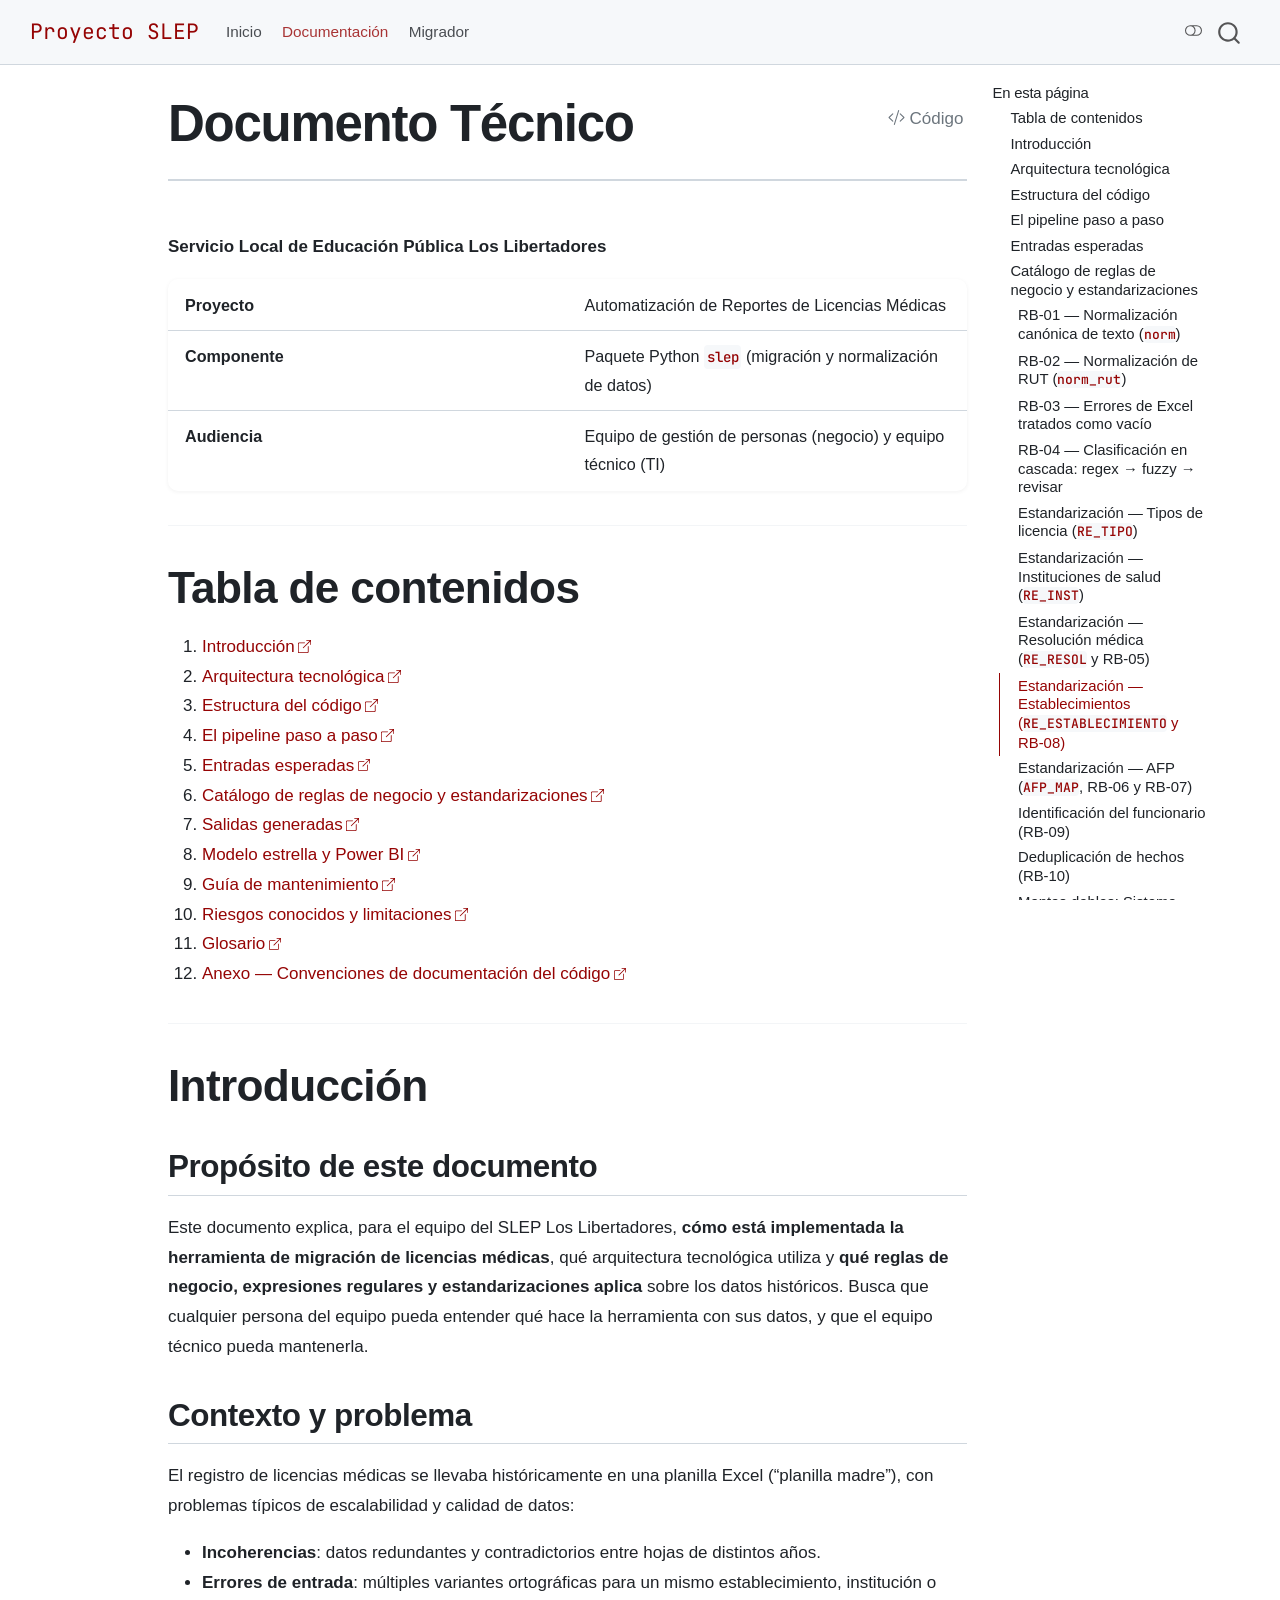
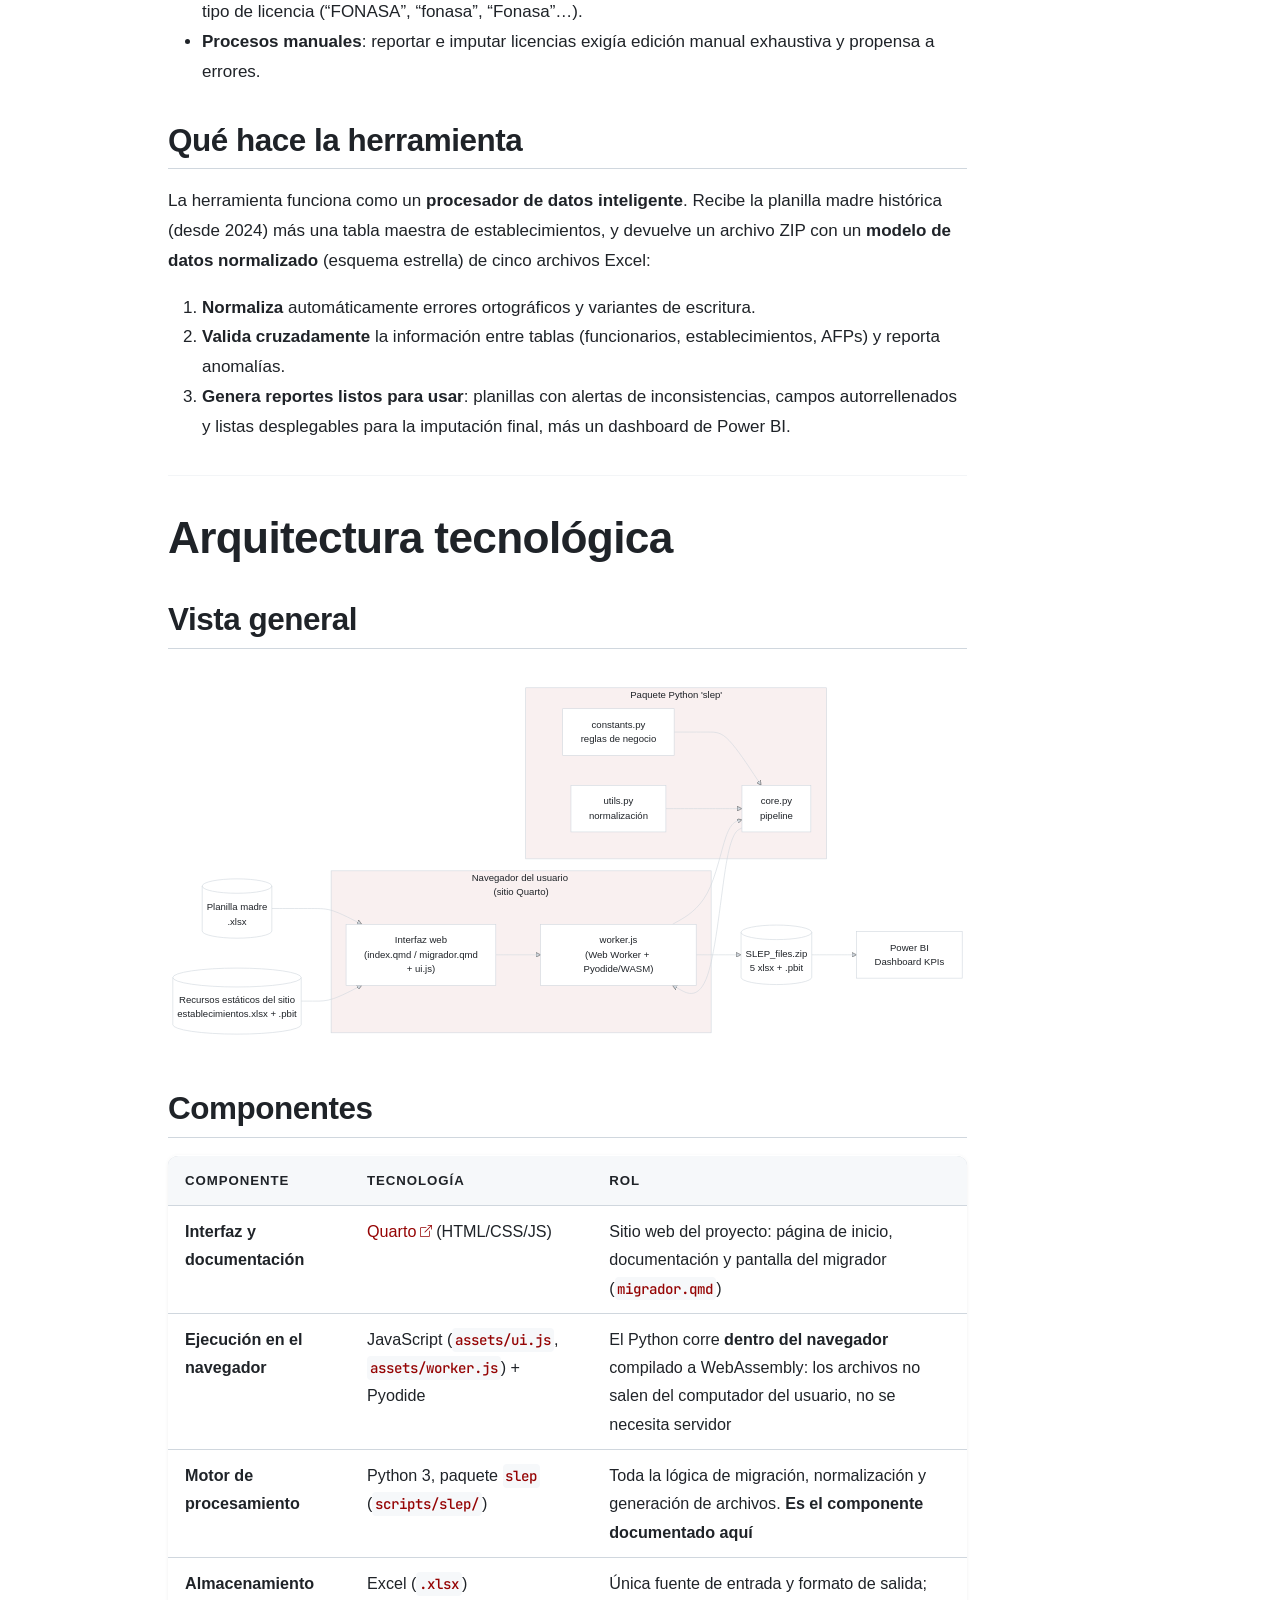
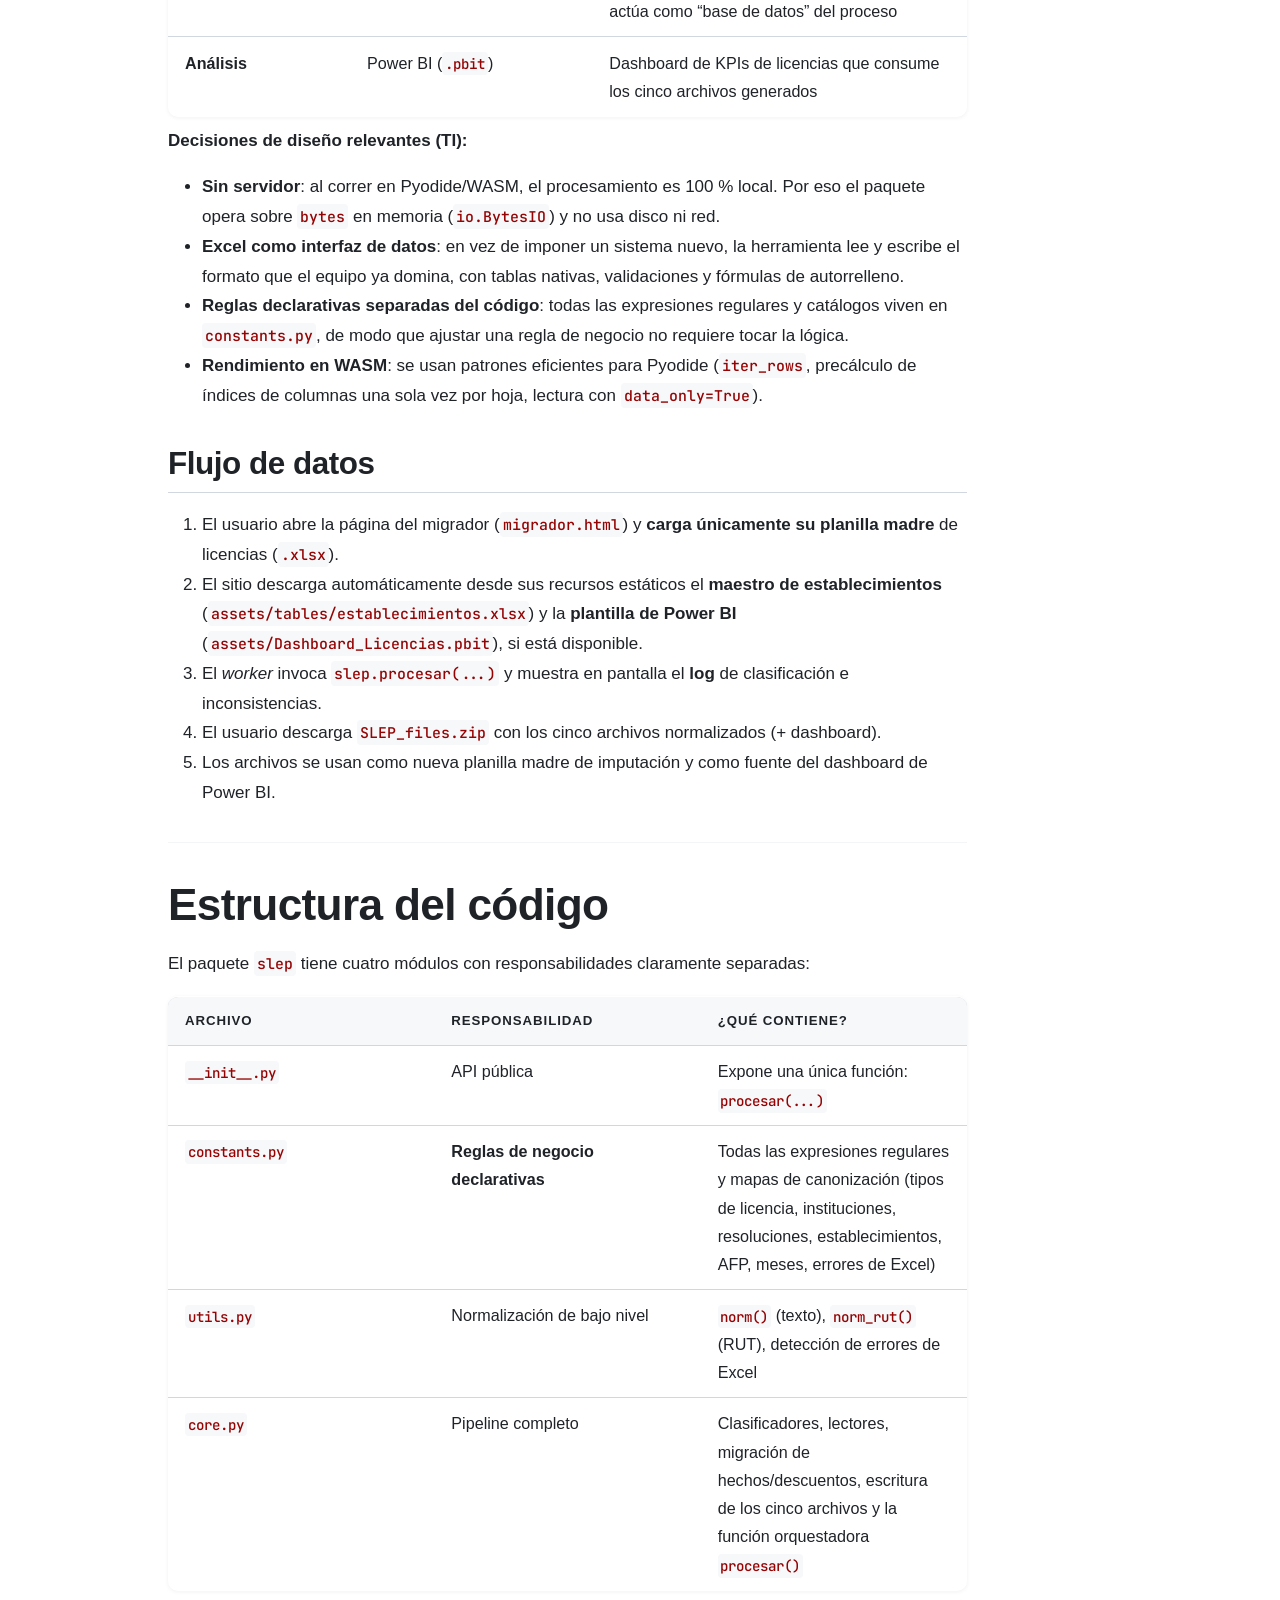
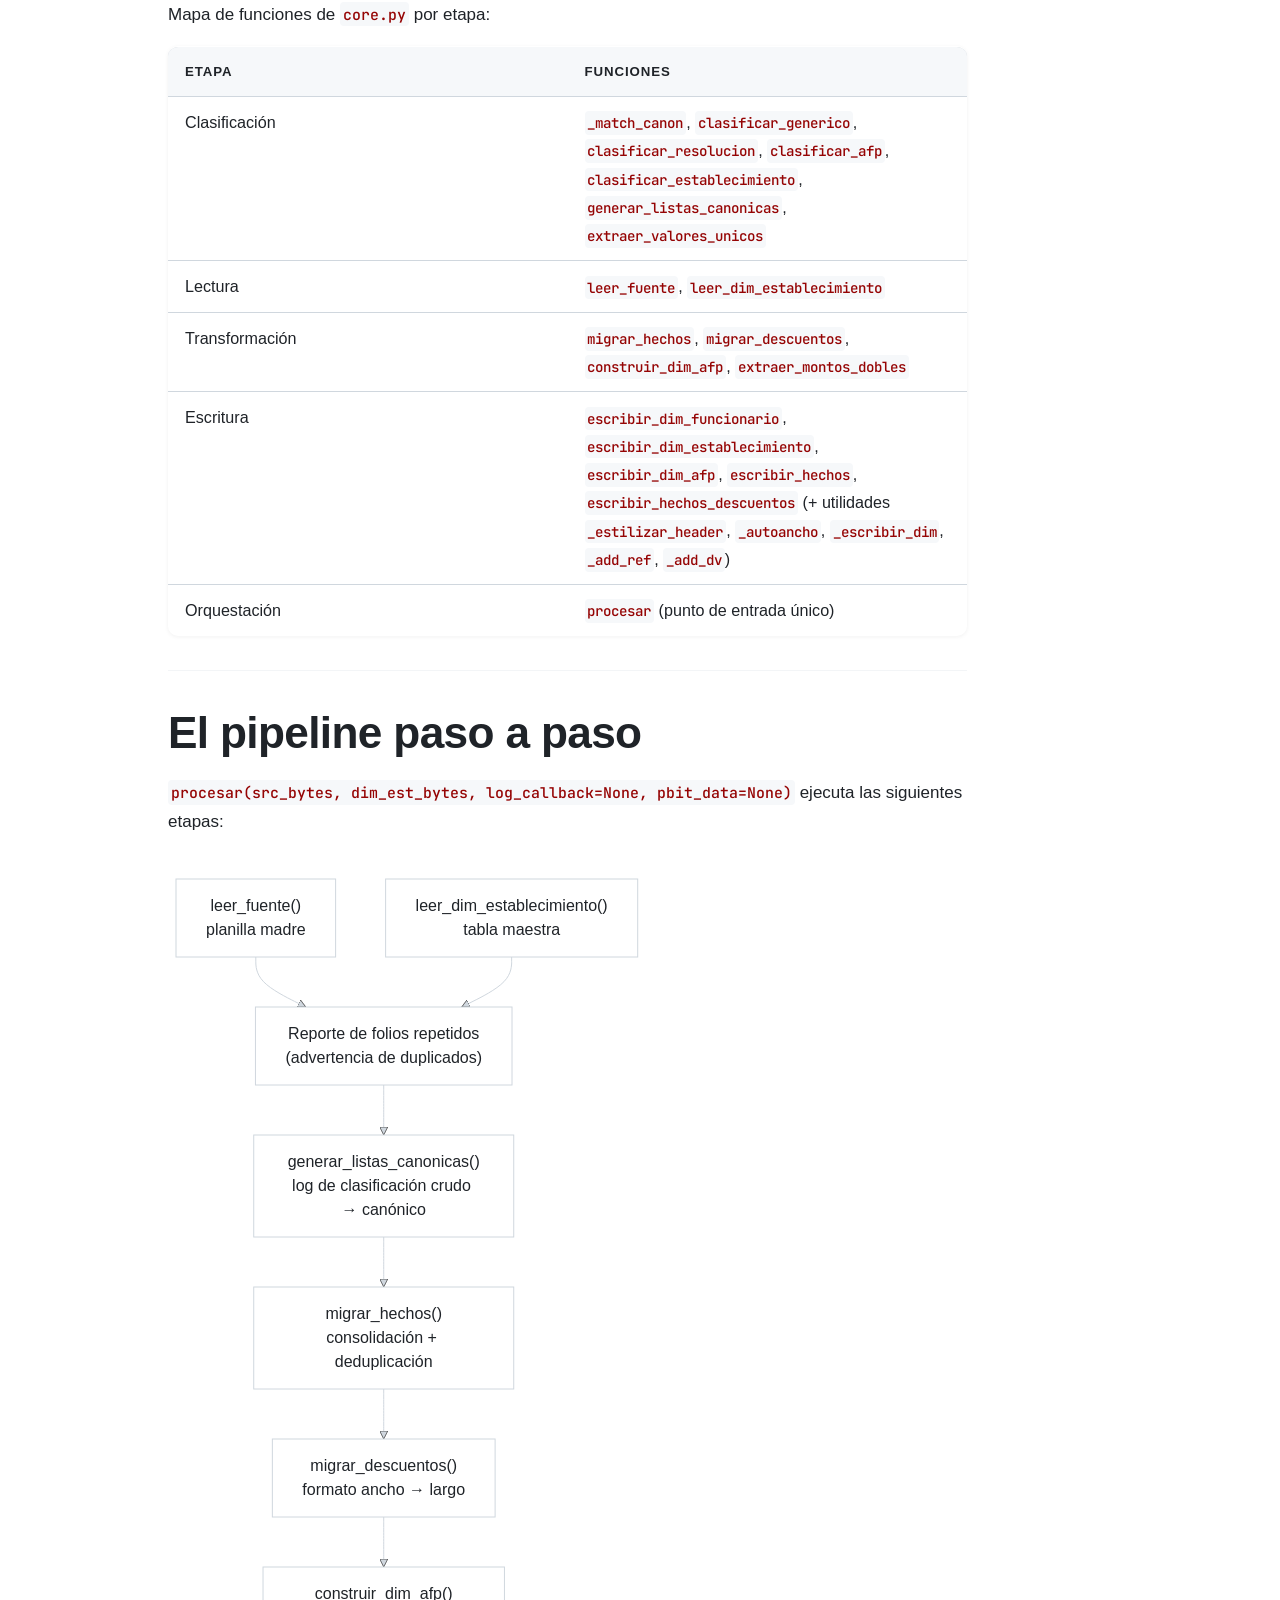
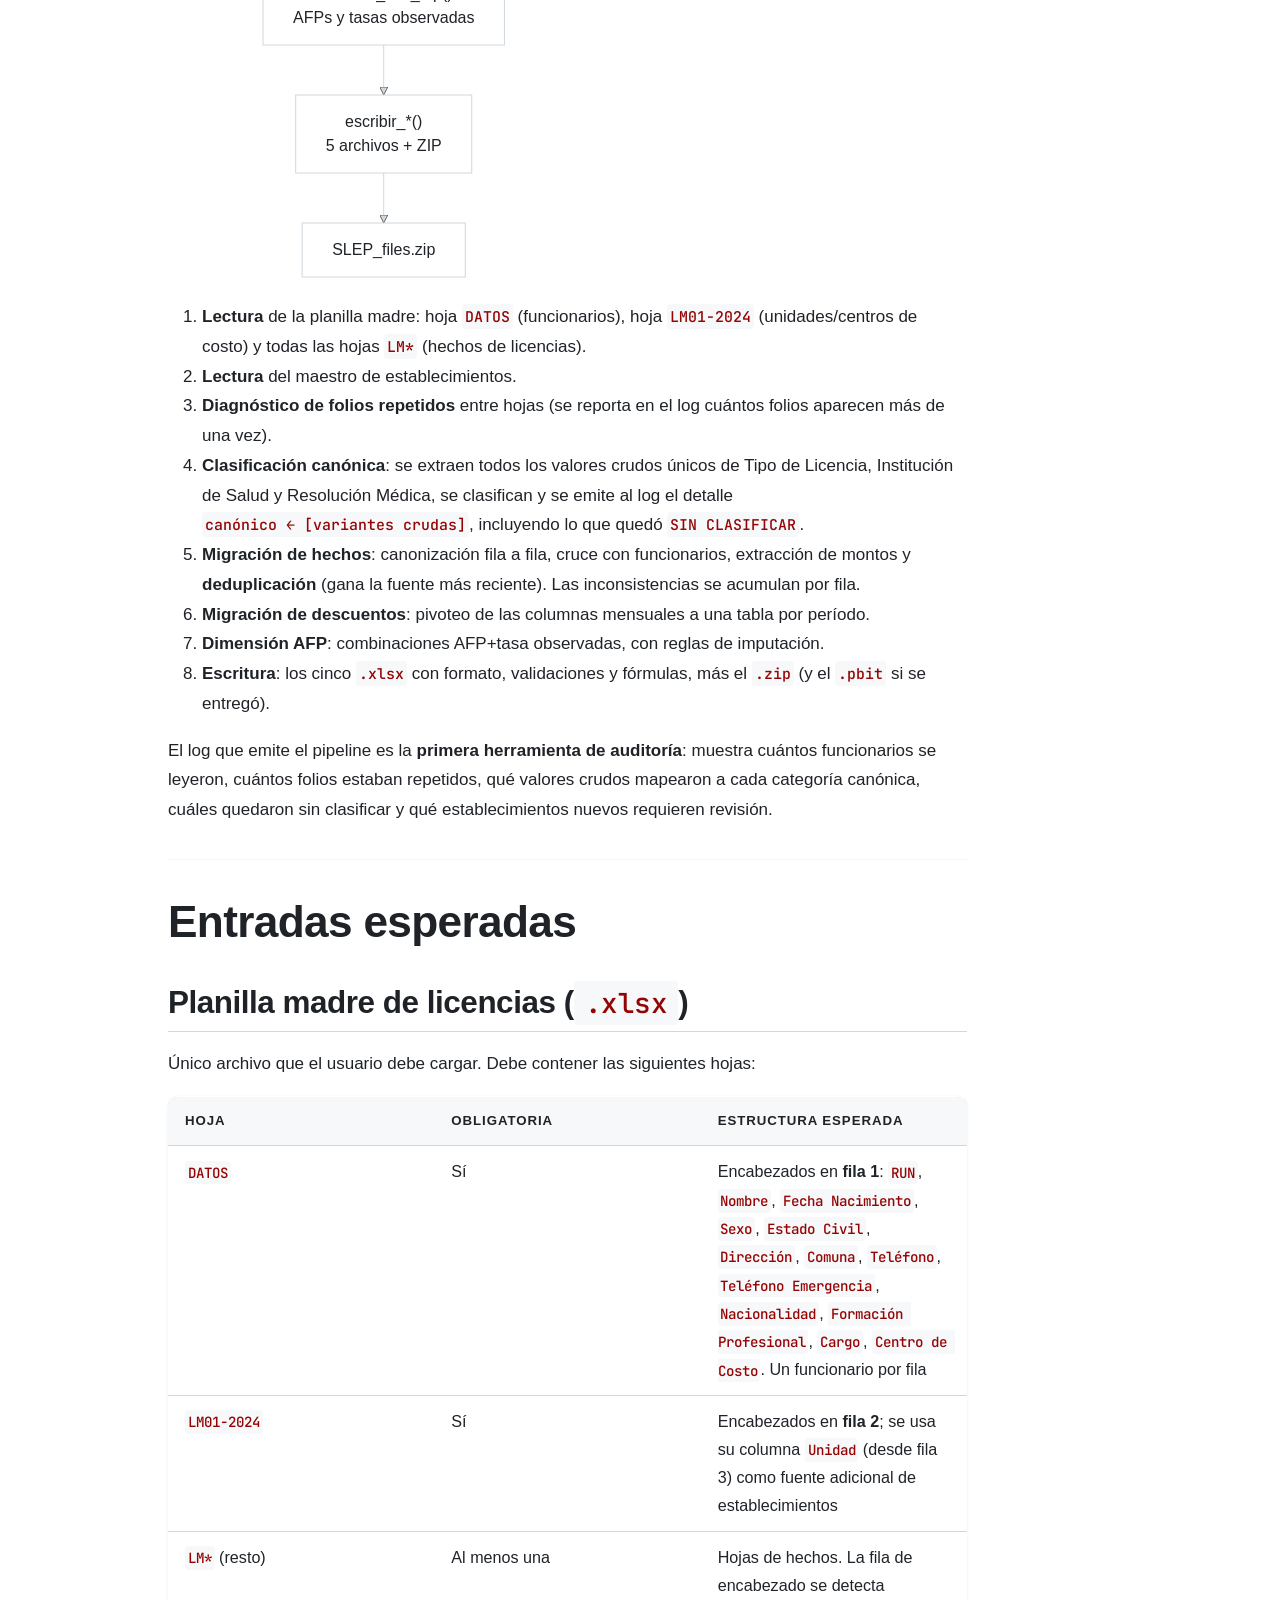
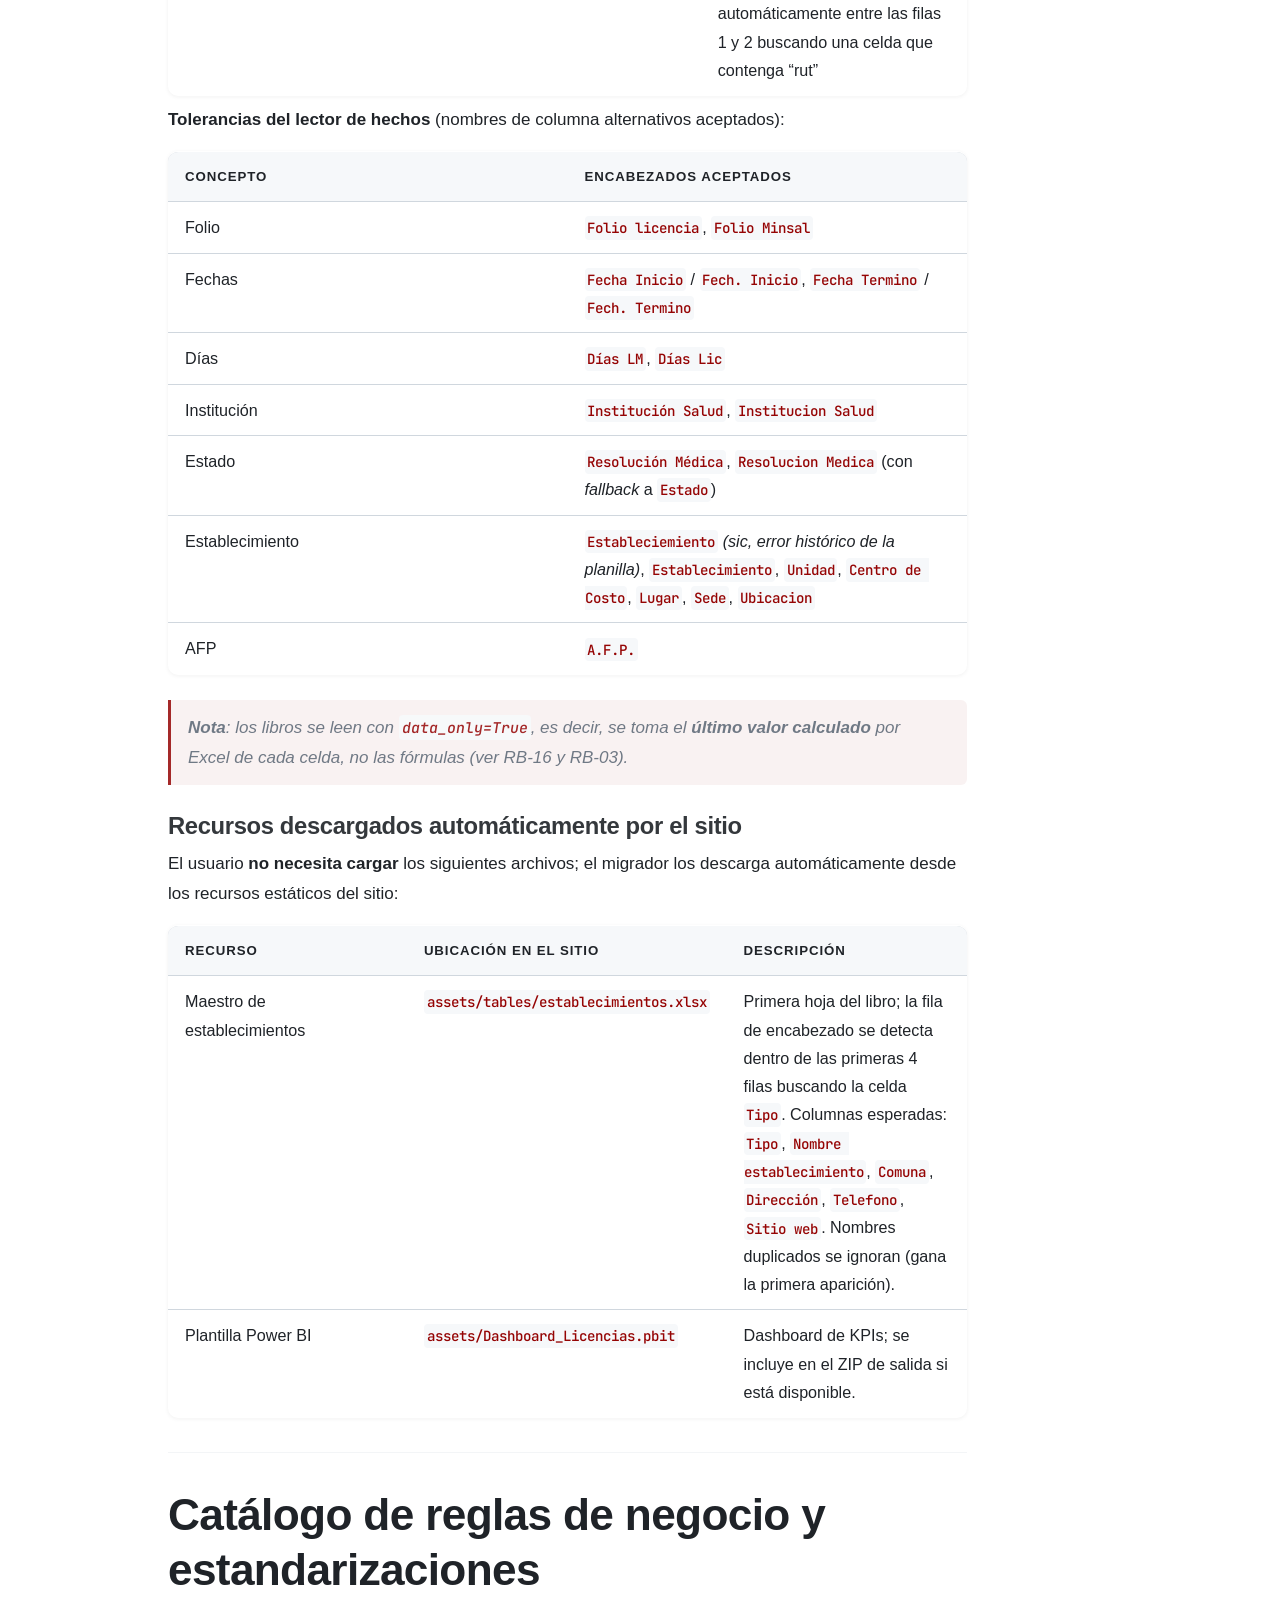
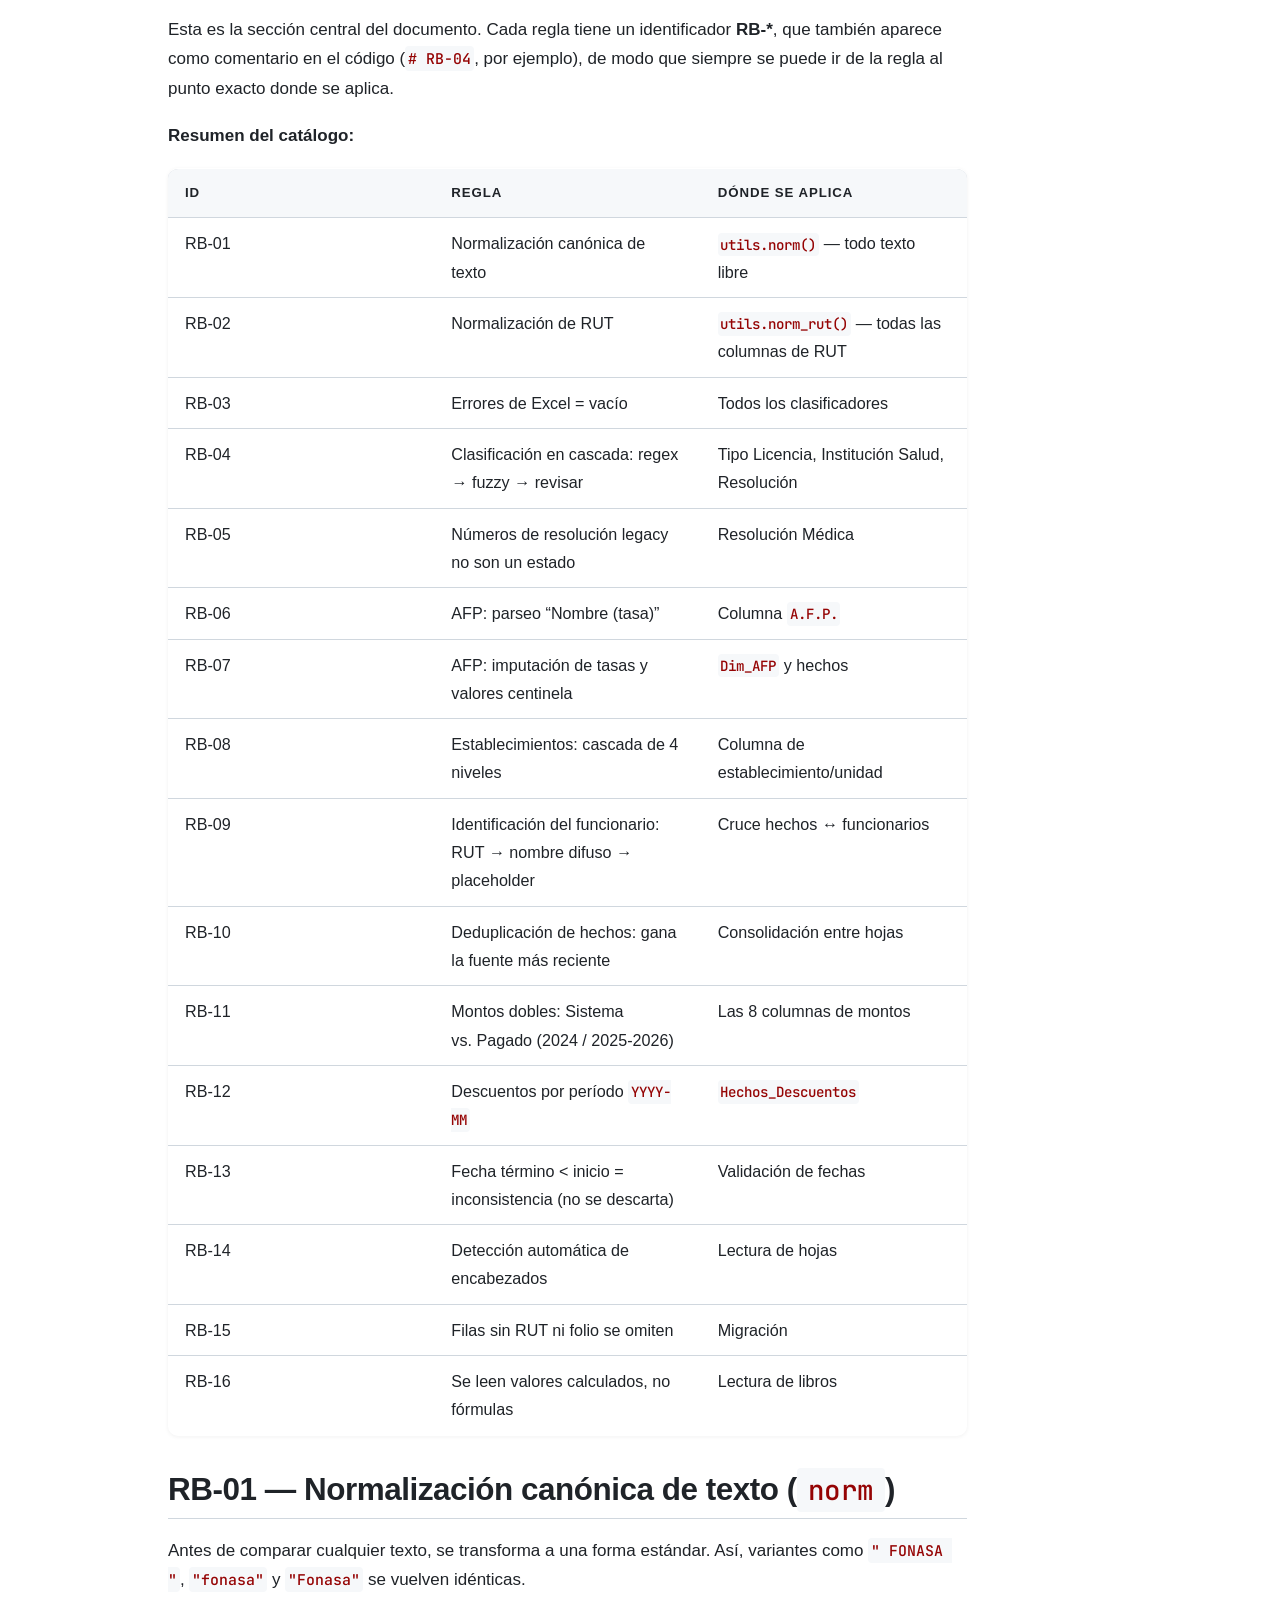
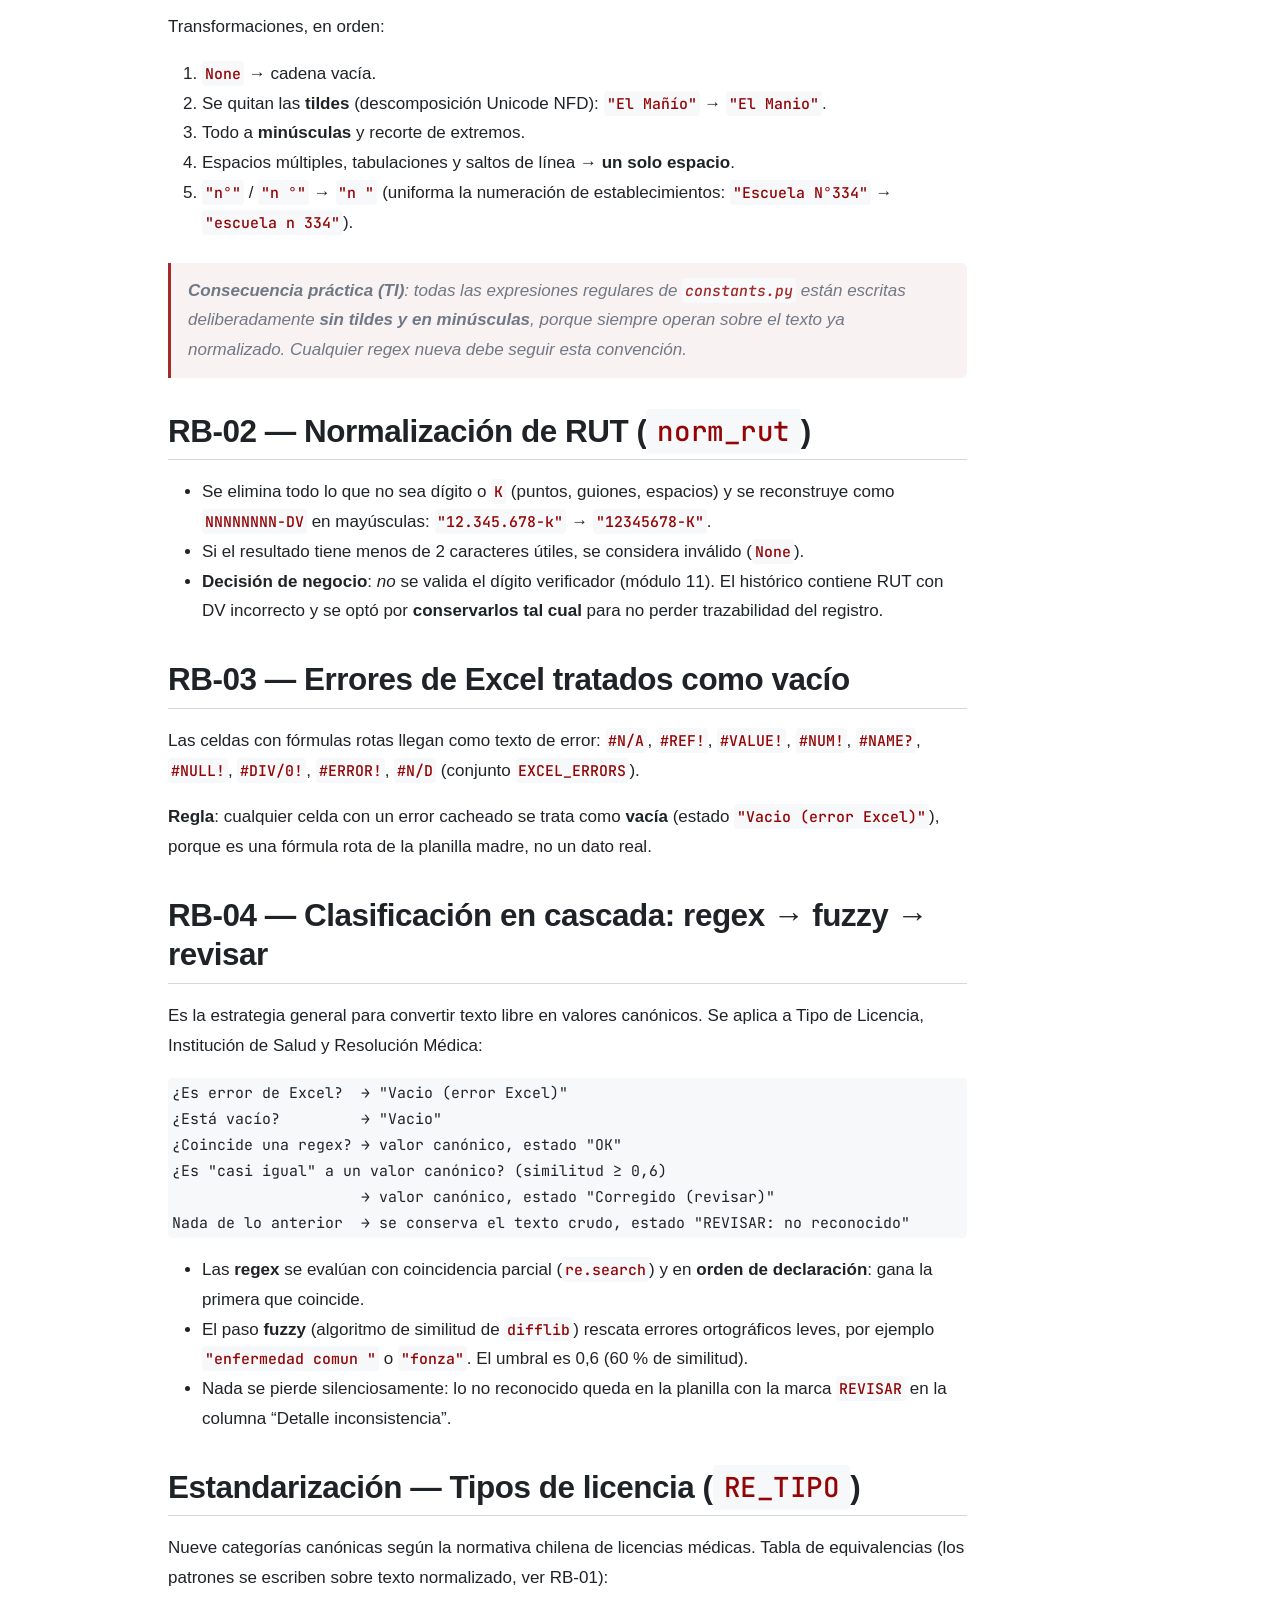
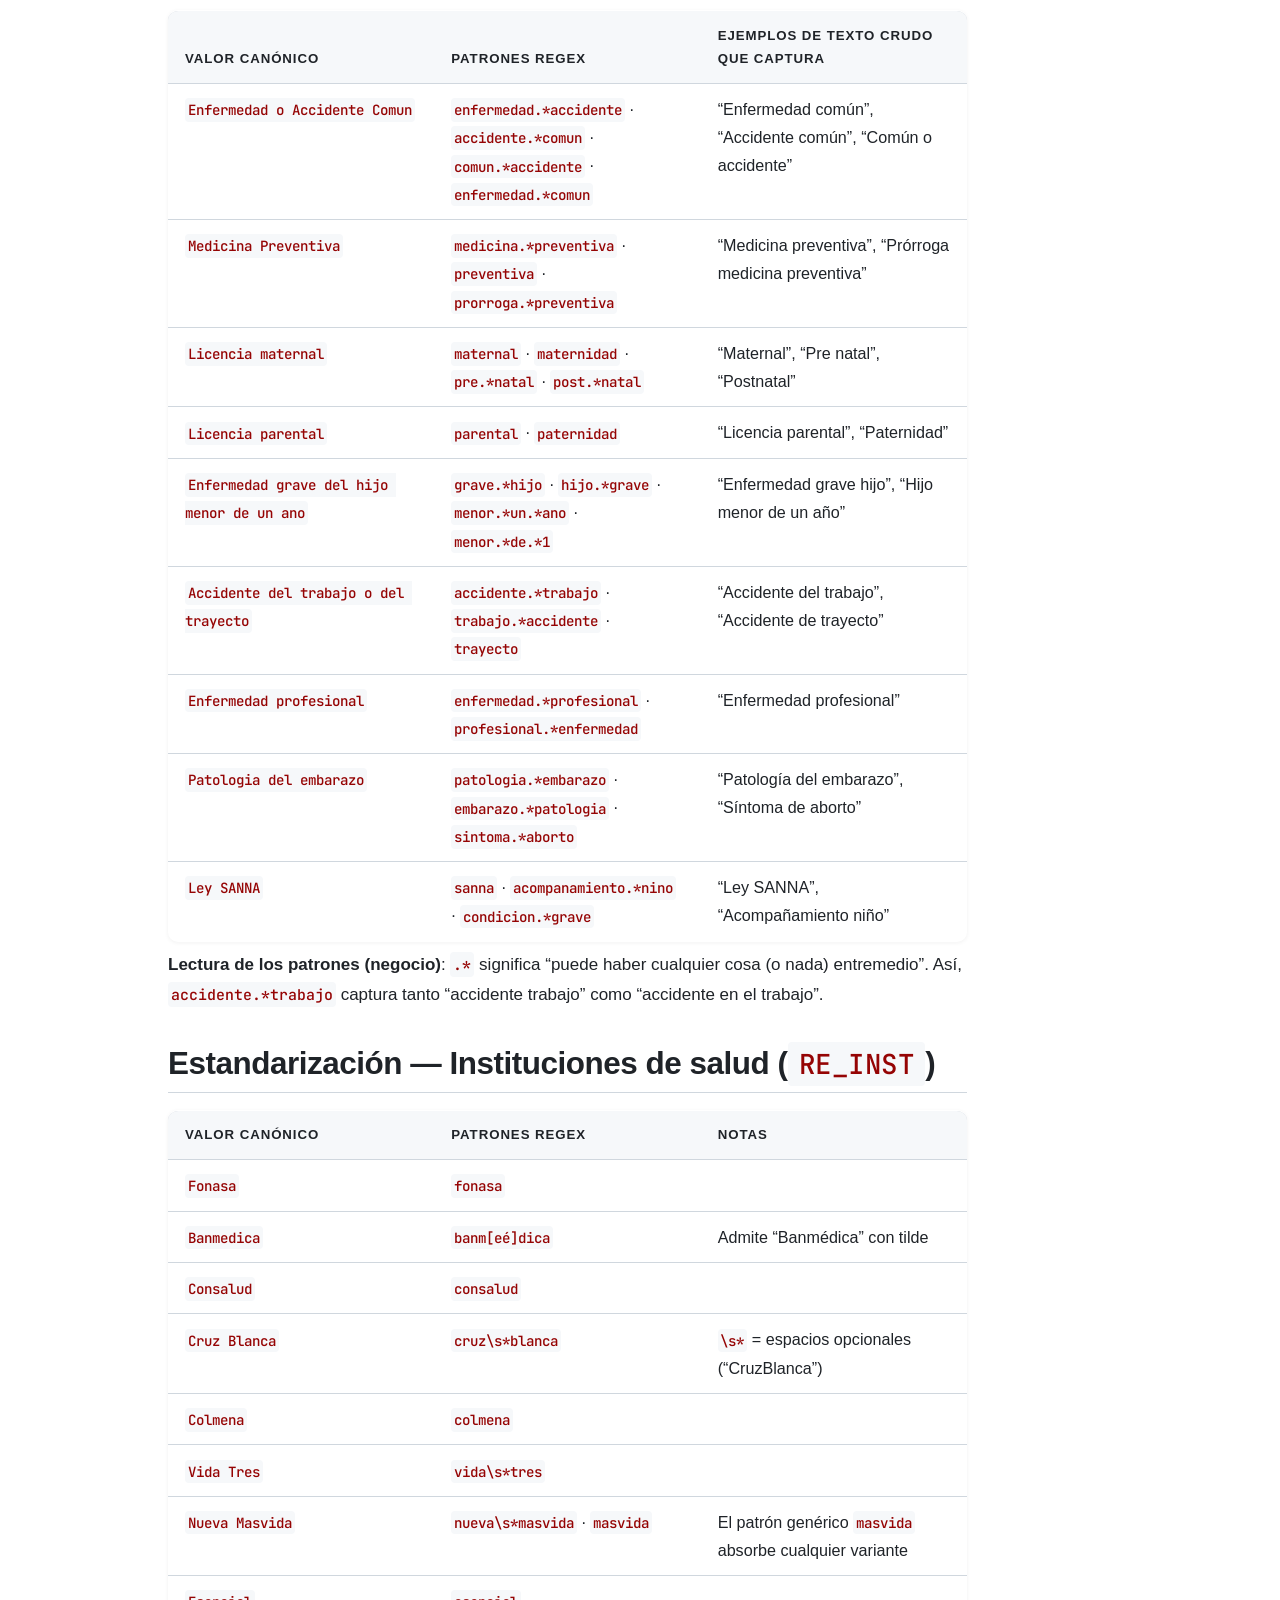
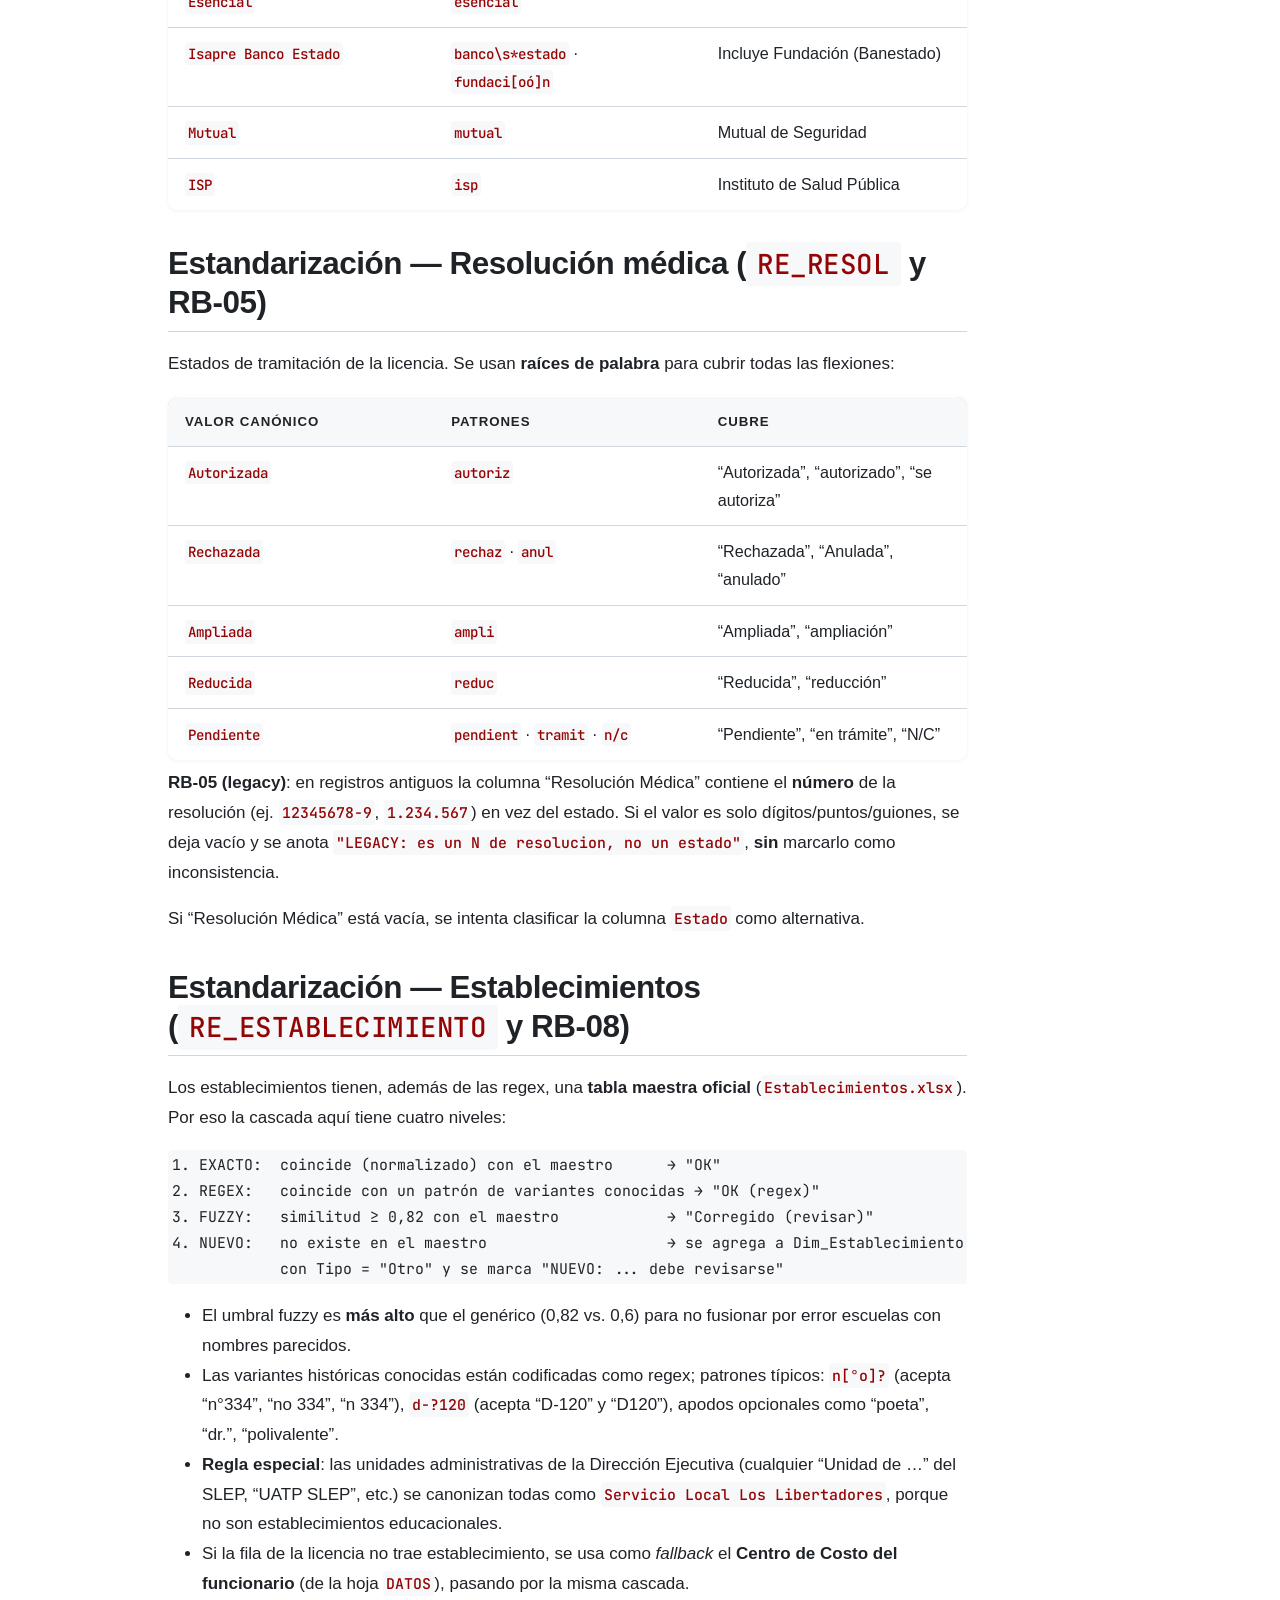
<file: documentacion.html>
<!DOCTYPE html>
<html xmlns="http://www.w3.org/1999/xhtml" lang="es" xml:lang="es"><head>

<meta charset="utf-8">
<meta name="generator" content="quarto-1.10.18">

<meta name="viewport" content="width=device-width, initial-scale=1.0, user-scalable=yes">


<title>Documento Técnico – Proyecto SLEP</title>
<style>
/* Default styles provided by pandoc.
** See https://pandoc.org/MANUAL.html#variables-for-html for config info.
*/
span.smallcaps{font-variant: small-caps;}
div.columns{display: flex; gap: 1.5em;}
div.column{flex: auto;}
@media screen {
div.columns{gap: min(4vw, 1.5em);}
div.column{overflow-x: auto;}
}
div.hanging-indent{margin-left: 1.5em; text-indent: -1.5em;}
ul.task-list{list-style: none;}
ul.task-list li input[type="checkbox"] {
  width: 0.8em;
  margin: 0 0.8em 0.2em -1em; /* quarto-specific, see https://github.com/quarto-dev/quarto-cli/issues/4556 */ 
  vertical-align: middle;
}
/* CSS for syntax highlighting */
html { -webkit-text-size-adjust: 100%; }
pre > code.sourceCode { white-space: pre; position: relative; }
pre > code.sourceCode > span { display: inline-block; line-height: 1.25; }
pre > code.sourceCode > span:empty { height: 1.2em; }
.sourceCode { overflow: visible; }
code.sourceCode > span { color: inherit; text-decoration: inherit; }
div.sourceCode { margin: 1em 0; }
pre.sourceCode { margin: 0; }
@media screen {
div.sourceCode { overflow: auto; }
}
@media print {
pre > code.sourceCode { white-space: pre-wrap; }
pre > code.sourceCode > span { text-indent: -5em; padding-left: 5em; }
}
pre.numberSource code
  { counter-reset: source-line 0; }
pre.numberSource code > span
  { position: relative; left: -4em; counter-increment: source-line; }
pre.numberSource code > span > a:first-child::before
  { content: counter(source-line);
    position: relative; left: -1em; text-align: right; vertical-align: baseline;
    border: none; display: inline-block;
    -webkit-touch-callout: none; -webkit-user-select: none;
    -khtml-user-select: none; -moz-user-select: none;
    -ms-user-select: none; user-select: none;
    padding: 0 4px; width: 4em;
  }
pre.numberSource { margin-left: 3em;  padding-left: 4px; }
div.sourceCode
  {   }
@media screen {
pre > code.sourceCode > span > a:first-child::before { text-decoration: underline; }
}
</style>


<script src="site_libs/quarto-nav/quarto-nav.js"></script>
<script src="site_libs/quarto-nav/headroom.min.js"></script>
<script src="site_libs/clipboard/clipboard.min.js"></script>
<script src="site_libs/quarto-search/autocomplete.umd.js"></script>
<script src="site_libs/quarto-search/fuse.min.js"></script>
<script src="site_libs/quarto-search/quarto-search.js"></script>
<meta name="quarto:offset" content="./">
<script src="site_libs/quarto-html/quarto.js" type="module"></script>
<script src="site_libs/quarto-html/tabsets/tabsets.js" type="module"></script>
<script src="site_libs/quarto-html/popper.min.js"></script>
<script src="site_libs/quarto-html/tippy.umd.min.js"></script>
<script src="site_libs/quarto-html/anchor.min.js"></script>
<link href="site_libs/quarto-html/tippy.css" rel="stylesheet">
<link href="site_libs/quarto-html/quarto-syntax-highlighting-bff15e1e6f5398fbdb706a0e6f6b30ae.css" rel="stylesheet" class="quarto-color-scheme" id="quarto-text-highlighting-styles">
<link href="site_libs/quarto-html/quarto-syntax-highlighting-dark-492ffc97d5e995cfbe59a323295e0406.css" rel="stylesheet" class="quarto-color-scheme quarto-color-alternate" id="quarto-text-highlighting-styles">
<link href="site_libs/quarto-html/quarto-syntax-highlighting-bff15e1e6f5398fbdb706a0e6f6b30ae.css" rel="stylesheet" class="quarto-color-scheme-extra" id="quarto-text-highlighting-styles">
<script src="site_libs/bootstrap/bootstrap.min.js"></script>
<link href="site_libs/bootstrap/bootstrap-icons.css" rel="stylesheet">
<link href="site_libs/bootstrap/bootstrap-36c98f341dd3b2c88723008d698b8f1f.min.css" rel="stylesheet" append-hash="true" class="quarto-color-scheme" id="quarto-bootstrap" data-mode="light">
<link href="site_libs/bootstrap/bootstrap-dark-5defadbe61a30bd7b5a90c1827cbf574.min.css" rel="stylesheet" append-hash="true" class="quarto-color-scheme quarto-color-alternate" id="quarto-bootstrap" data-mode="dark">
<link href="site_libs/bootstrap/bootstrap-36c98f341dd3b2c88723008d698b8f1f.min.css" rel="stylesheet" append-hash="true" class="quarto-color-scheme-extra" id="quarto-bootstrap" data-mode="light">
<script id="quarto-search-options" type="application/json">{
  "location": "navbar",
  "copy-button": false,
  "collapse-after": 3,
  "panel-placement": "end",
  "type": "overlay",
  "limit": 50,
  "keyboard-shortcut": [
    "f",
    "/",
    "s"
  ],
  "show-item-context": false,
  "language": {
    "search-no-results-text": "No se han encontrado resultados",
    "search-matching-documents-text": "documentos encontrados",
    "search-copy-link-title": "Copiar el enlace en la búsqueda",
    "search-hide-matches-text": "Ocultar resultados adicionales",
    "search-more-match-text": "resultado adicional en este documento",
    "search-more-matches-text": "resultados adicionales en este documento",
    "search-clear-button-title": "Borrar",
    "search-text-placeholder": "",
    "search-detached-cancel-button-title": "Cancelar",
    "search-submit-button-title": "Enviar",
    "search-label": "Buscar"
  }
}</script>
<style>html{ scroll-behavior: smooth; }</style>
<script src="site_libs/quarto-diagram/mermaid.min.js"></script>
<script src="site_libs/quarto-diagram/mermaid-init.js"></script>
<link href="site_libs/quarto-diagram/mermaid.css" rel="stylesheet">


</head>

<body class="nav-fixed quarto-light"><script id="quarto-html-before-body" type="application/javascript">
    const toggleBodyColorMode = (bsSheetEl) => {
      const mode = bsSheetEl.getAttribute("data-mode");
      const bodyEl = window.document.querySelector("body");
      if (mode === "dark") {
        bodyEl.classList.add("quarto-dark");
        bodyEl.classList.remove("quarto-light");
      } else {
        bodyEl.classList.add("quarto-light");
        bodyEl.classList.remove("quarto-dark");
      }
    }
    const toggleBodyColorPrimary = () => {
      const bsSheetEl = window.document.querySelector("link#quarto-bootstrap:not([rel=disabled-stylesheet])");
      if (bsSheetEl) {
        toggleBodyColorMode(bsSheetEl);
      }
    }
    const setColorSchemeToggle = (alternate) => {
      const toggles = window.document.querySelectorAll('.quarto-color-scheme-toggle');
      for (let i=0; i < toggles.length; i++) {
        const toggle = toggles[i];
        if (toggle) {
          if (alternate) {
            toggle.classList.add("alternate");
          } else {
            toggle.classList.remove("alternate");
          }
        }
      }
    };
    const toggleColorMode = (alternate) => {
      // Switch the stylesheets
      const primaryStylesheets = window.document.querySelectorAll('link.quarto-color-scheme:not(.quarto-color-alternate)');
      const alternateStylesheets = window.document.querySelectorAll('link.quarto-color-scheme.quarto-color-alternate');
      manageTransitions('#quarto-margin-sidebar .nav-link', false);
      if (alternate) {
        // note: dark is layered on light, we don't disable primary!
        enableStylesheet(alternateStylesheets);
        for (const sheetNode of alternateStylesheets) {
          if (sheetNode.id === "quarto-bootstrap") {
            toggleBodyColorMode(sheetNode);
          }
        }
      } else {
        disableStylesheet(alternateStylesheets);
        enableStylesheet(primaryStylesheets)
        toggleBodyColorPrimary();
      }
      manageTransitions('#quarto-margin-sidebar .nav-link', true);
      // Switch the toggles
      setColorSchemeToggle(alternate)
      // Hack to workaround the fact that safari doesn't
      // properly recolor the scrollbar when toggling (#1455)
      if (navigator.userAgent.indexOf('Safari') > 0 && navigator.userAgent.indexOf('Chrome') == -1) {
        manageTransitions("body", false);
        window.scrollTo(0, 1);
        setTimeout(() => {
          window.scrollTo(0, 0);
          manageTransitions("body", true);
        }, 40);
      }
    }
    const disableStylesheet = (stylesheets) => {
      for (let i=0; i < stylesheets.length; i++) {
        const stylesheet = stylesheets[i];
        stylesheet.rel = 'disabled-stylesheet';
      }
    }
    const enableStylesheet = (stylesheets) => {
      for (let i=0; i < stylesheets.length; i++) {
        const stylesheet = stylesheets[i];
        if(stylesheet.rel !== 'stylesheet') { // for Chrome, which will still FOUC without this check
          stylesheet.rel = 'stylesheet';
        }
      }
    }
    const manageTransitions = (selector, allowTransitions) => {
      const els = window.document.querySelectorAll(selector);
      for (let i=0; i < els.length; i++) {
        const el = els[i];
        if (allowTransitions) {
          el.classList.remove('notransition');
        } else {
          el.classList.add('notransition');
        }
      }
    }
    const isFileUrl = () => {
      return window.location.protocol === 'file:';
    }
    const hasAlternateSentinel = () => {
      let styleSentinel = getColorSchemeSentinel();
      if (styleSentinel !== null) {
        return styleSentinel === "alternate";
      } else {
        return false;
      }
    }
    const setStyleSentinel = (alternate) => {
      const value = alternate ? "alternate" : "default";
      if (!isFileUrl()) {
        window.localStorage.setItem("quarto-color-scheme", value);
      } else {
        localAlternateSentinel = value;
      }
    }
    const getColorSchemeSentinel = () => {
      if (!isFileUrl()) {
        const storageValue = window.localStorage.getItem("quarto-color-scheme");
        return storageValue != null ? storageValue : localAlternateSentinel;
      } else {
        return localAlternateSentinel;
      }
    }
    const toggleGiscusIfUsed = (isAlternate, darkModeDefault) => {
      const baseTheme = document.querySelector('#giscus-base-theme')?.value ?? 'light';
      const alternateTheme = document.querySelector('#giscus-alt-theme')?.value ?? 'dark';
      let newTheme = '';
      if(authorPrefersDark) {
        newTheme = isAlternate ? baseTheme : alternateTheme;
      } else {
        newTheme = isAlternate ? alternateTheme : baseTheme;
      }
      const changeGiscusTheme = () => {
        // From: https://github.com/giscus/giscus/issues/336
        const sendMessage = (message) => {
          const iframe = document.querySelector('iframe.giscus-frame');
          if (!iframe) return;
          iframe.contentWindow.postMessage({ giscus: message }, 'https://giscus.app');
        }
        sendMessage({
          setConfig: {
            theme: newTheme
          }
        });
      }
      const isGiscussLoaded = window.document.querySelector('iframe.giscus-frame') !== null;
      if (isGiscussLoaded) {
        changeGiscusTheme();
      }
    };
    const authorPrefersDark = false;
    const queryPrefersDark = window.matchMedia('(prefers-color-scheme: dark)');
    const darkModeDefault = queryPrefersDark.matches;
      document.querySelector('link#quarto-text-highlighting-styles.quarto-color-scheme-extra').rel = 'disabled-stylesheet';
      document.querySelector('link#quarto-bootstrap.quarto-color-scheme-extra').rel = 'disabled-stylesheet';
    let localAlternateSentinel = darkModeDefault ? 'alternate' : 'default';
    // Dark / light mode switch
    window.quartoToggleColorScheme = () => {
      // Read the current dark / light value
      let toAlternate = !hasAlternateSentinel();
      toggleColorMode(toAlternate);
      setStyleSentinel(toAlternate);
      toggleGiscusIfUsed(toAlternate, darkModeDefault);
      window.dispatchEvent(new Event('resize'));
    };
    queryPrefersDark.addEventListener("change", e => {
      if(window.localStorage.getItem("quarto-color-scheme") !== null)
        return;
      const alternate = e.matches
      toggleColorMode(alternate);
      localAlternateSentinel = e.matches ? 'alternate' : 'default'; // this is used alongside local storage!
      toggleGiscusIfUsed(alternate, darkModeDefault);
    });
    // Switch to dark mode if need be
    if (hasAlternateSentinel()) {
      toggleColorMode(true);
    } else {
      toggleColorMode(false);
    }
  </script>

<div id="quarto-search-results"></div>
  <header id="quarto-header" class="headroom fixed-top">
    <nav class="navbar navbar-expand-lg " data-bs-theme="dark">
      <div class="navbar-container container-fluid">
      <div class="navbar-brand-container mx-auto">
    <a class="navbar-brand" href="./index.html">
    <span class="navbar-title">Proyecto SLEP</span>
    </a>
  </div>
            <div id="quarto-search" class="" title="Buscar"></div>
          <button class="navbar-toggler" type="button" data-bs-toggle="collapse" data-bs-target="#navbarCollapse" aria-controls="navbarCollapse" role="menu" aria-expanded="false" aria-label="Navegación de palanca" onclick="if (window.quartoToggleHeadroom) { window.quartoToggleHeadroom(); }">
  <span class="navbar-toggler-icon"></span>
</button>
          <div class="collapse navbar-collapse" id="navbarCollapse">
            <ul class="navbar-nav navbar-nav-scroll me-auto">
  <li class="nav-item">
    <a class="nav-link" href="./index.html"> 
<span class="menu-text">Inicio</span></a>
  </li>  
  <li class="nav-item">
    <a class="nav-link active" href="./documentacion.html" aria-current="page"> 
<span class="menu-text">Documentación</span></a>
  </li>  
  <li class="nav-item">
    <a class="nav-link" href="./migrador.html"> 
<span class="menu-text">Migrador</span></a>
  </li>  
</ul>
          </div> <!-- /navcollapse -->
            <div class="quarto-navbar-tools">
  <a href="" class="quarto-color-scheme-toggle quarto-navigation-tool  px-1" onclick="window.quartoToggleColorScheme(); return false;" title="Alternar modo oscuro"><i class="bi"></i></a>
</div>
      </div> <!-- /container-fluid -->
    </nav>
</header>
<!-- content -->
<div id="quarto-content" class="quarto-container page-columns page-rows-contents page-layout-article page-navbar">
<!-- sidebar -->
<!-- margin-sidebar -->
    <div id="quarto-margin-sidebar" class="sidebar margin-sidebar">
        <nav id="TOC" role="doc-toc" class="toc-active">
    <h2 id="toc-title">En esta página</h2>
   
  <ul>
  <li><a href="#tabla-de-contenidos" id="toc-tabla-de-contenidos" class="nav-link active" data-scroll-target="#tabla-de-contenidos">Tabla de contenidos</a></li>
  <li><a href="#introducción" id="toc-introducción" class="nav-link" data-scroll-target="#introducción">Introducción</a>
  <ul class="collapse">
  <li><a href="#propósito-de-este-documento" id="toc-propósito-de-este-documento" class="nav-link" data-scroll-target="#propósito-de-este-documento">Propósito de este documento</a></li>
  <li><a href="#contexto-y-problema" id="toc-contexto-y-problema" class="nav-link" data-scroll-target="#contexto-y-problema">Contexto y problema</a></li>
  <li><a href="#qué-hace-la-herramienta" id="toc-qué-hace-la-herramienta" class="nav-link" data-scroll-target="#qué-hace-la-herramienta">Qué hace la herramienta</a></li>
  </ul></li>
  <li><a href="#arquitectura-tecnológica" id="toc-arquitectura-tecnológica" class="nav-link" data-scroll-target="#arquitectura-tecnológica">Arquitectura tecnológica</a>
  <ul class="collapse">
  <li><a href="#vista-general" id="toc-vista-general" class="nav-link" data-scroll-target="#vista-general">Vista general</a></li>
  <li><a href="#componentes" id="toc-componentes" class="nav-link" data-scroll-target="#componentes">Componentes</a></li>
  <li><a href="#flujo-de-datos" id="toc-flujo-de-datos" class="nav-link" data-scroll-target="#flujo-de-datos">Flujo de datos</a></li>
  </ul></li>
  <li><a href="#estructura-del-código" id="toc-estructura-del-código" class="nav-link" data-scroll-target="#estructura-del-código">Estructura del código</a></li>
  <li><a href="#el-pipeline-paso-a-paso" id="toc-el-pipeline-paso-a-paso" class="nav-link" data-scroll-target="#el-pipeline-paso-a-paso">El pipeline paso a paso</a></li>
  <li><a href="#entradas-esperadas" id="toc-entradas-esperadas" class="nav-link" data-scroll-target="#entradas-esperadas">Entradas esperadas</a>
  <ul class="collapse">
  <li><a href="#planilla-madre-de-licencias-.xlsx" id="toc-planilla-madre-de-licencias-.xlsx" class="nav-link" data-scroll-target="#planilla-madre-de-licencias-.xlsx">Planilla madre de licencias (<code>.xlsx</code>)</a>
  <ul class="collapse">
  <li><a href="#recursos-descargados-automáticamente-por-el-sitio" id="toc-recursos-descargados-automáticamente-por-el-sitio" class="nav-link" data-scroll-target="#recursos-descargados-automáticamente-por-el-sitio">Recursos descargados automáticamente por el sitio</a></li>
  </ul></li>
  </ul></li>
  <li><a href="#catálogo-de-reglas-de-negocio-y-estandarizaciones" id="toc-catálogo-de-reglas-de-negocio-y-estandarizaciones" class="nav-link" data-scroll-target="#catálogo-de-reglas-de-negocio-y-estandarizaciones">Catálogo de reglas de negocio y estandarizaciones</a>
  <ul class="collapse">
  <li><a href="#rb-01-normalización-canónica-de-texto-norm" id="toc-rb-01-normalización-canónica-de-texto-norm" class="nav-link" data-scroll-target="#rb-01-normalización-canónica-de-texto-norm">RB-01 — Normalización canónica de texto (<code>norm</code>)</a></li>
  <li><a href="#rb-02-normalización-de-rut-norm_rut" id="toc-rb-02-normalización-de-rut-norm_rut" class="nav-link" data-scroll-target="#rb-02-normalización-de-rut-norm_rut">RB-02 — Normalización de RUT (<code>norm_rut</code>)</a></li>
  <li><a href="#rb-03-errores-de-excel-tratados-como-vacío" id="toc-rb-03-errores-de-excel-tratados-como-vacío" class="nav-link" data-scroll-target="#rb-03-errores-de-excel-tratados-como-vacío">RB-03 — Errores de Excel tratados como vacío</a></li>
  <li><a href="#rb-04-clasificación-en-cascada-regex-fuzzy-revisar" id="toc-rb-04-clasificación-en-cascada-regex-fuzzy-revisar" class="nav-link" data-scroll-target="#rb-04-clasificación-en-cascada-regex-fuzzy-revisar">RB-04 — Clasificación en cascada: regex → fuzzy → revisar</a></li>
  <li><a href="#estandarización-tipos-de-licencia-re_tipo" id="toc-estandarización-tipos-de-licencia-re_tipo" class="nav-link" data-scroll-target="#estandarización-tipos-de-licencia-re_tipo">Estandarización — Tipos de licencia (<code>RE_TIPO</code>)</a></li>
  <li><a href="#estandarización-instituciones-de-salud-re_inst" id="toc-estandarización-instituciones-de-salud-re_inst" class="nav-link" data-scroll-target="#estandarización-instituciones-de-salud-re_inst">Estandarización — Instituciones de salud (<code>RE_INST</code>)</a></li>
  <li><a href="#estandarización-resolución-médica-re_resol-y-rb-05" id="toc-estandarización-resolución-médica-re_resol-y-rb-05" class="nav-link" data-scroll-target="#estandarización-resolución-médica-re_resol-y-rb-05">Estandarización — Resolución médica (<code>RE_RESOL</code> y RB-05)</a></li>
  <li><a href="#estandarización-establecimientos-re_establecimiento-y-rb-08" id="toc-estandarización-establecimientos-re_establecimiento-y-rb-08" class="nav-link" data-scroll-target="#estandarización-establecimientos-re_establecimiento-y-rb-08">Estandarización — Establecimientos (<code>RE_ESTABLECIMIENTO</code> y RB-08)</a></li>
  <li><a href="#estandarización-afp-afp_map-rb-06-y-rb-07" id="toc-estandarización-afp-afp_map-rb-06-y-rb-07" class="nav-link" data-scroll-target="#estandarización-afp-afp_map-rb-06-y-rb-07">Estandarización — AFP (<code>AFP_MAP</code>, RB-06 y RB-07)</a></li>
  <li><a href="#identificación-del-funcionario-rb-09" id="toc-identificación-del-funcionario-rb-09" class="nav-link" data-scroll-target="#identificación-del-funcionario-rb-09">Identificación del funcionario (RB-09)</a></li>
  <li><a href="#deduplicación-de-hechos-rb-10" id="toc-deduplicación-de-hechos-rb-10" class="nav-link" data-scroll-target="#deduplicación-de-hechos-rb-10">Deduplicación de hechos (RB-10)</a></li>
  <li><a href="#montos-dobles-sistema-vs.-pagado-rb-11" id="toc-montos-dobles-sistema-vs.-pagado-rb-11" class="nav-link" data-scroll-target="#montos-dobles-sistema-vs.-pagado-rb-11">Montos dobles: Sistema vs.&nbsp;Pagado (RB-11)</a></li>
  <li><a href="#descuentos-por-período-rb-12" id="toc-descuentos-por-período-rb-12" class="nav-link" data-scroll-target="#descuentos-por-período-rb-12">Descuentos por período (RB-12)</a></li>
  <li><a href="#otras-validaciones" id="toc-otras-validaciones" class="nav-link" data-scroll-target="#otras-validaciones">Otras validaciones</a></li>
  <li><a href="#catálogo-de-estados-de-migración" id="toc-catálogo-de-estados-de-migración" class="nav-link" data-scroll-target="#catálogo-de-estados-de-migración">Catálogo de estados de migración</a></li>
  </ul></li>
  <li><a href="#salidas-generadas" id="toc-salidas-generadas" class="nav-link" data-scroll-target="#salidas-generadas">Salidas generadas</a>
  <ul class="collapse">
  <li><a href="#hechos_licencias.xlsx-en-detalle" id="toc-hechos_licencias.xlsx-en-detalle" class="nav-link" data-scroll-target="#hechos_licencias.xlsx-en-detalle"><code>04_Hechos_Licencias.xlsx</code> en detalle</a></li>
  </ul></li>
  <li><a href="#dashboard-de-power-bi" id="toc-dashboard-de-power-bi" class="nav-link" data-scroll-target="#dashboard-de-power-bi">Dashboard de Power BI</a>
  <ul class="collapse">
  <li><a href="#qué-es-un-.pbit-y-cómo-se-relaciona-con-slep" id="toc-qué-es-un-.pbit-y-cómo-se-relaciona-con-slep" class="nav-link" data-scroll-target="#qué-es-un-.pbit-y-cómo-se-relaciona-con-slep">Qué es un <code>.pbit</code> y cómo se relaciona con <code>slep</code></a></li>
  <li><a href="#el-parámetro-rutacarpeta" id="toc-el-parámetro-rutacarpeta" class="nav-link" data-scroll-target="#el-parámetro-rutacarpeta">El parámetro <code>RutaCarpeta</code></a></li>
  <li><a href="#consultas-power-query-origen-de-cada-tabla" id="toc-consultas-power-query-origen-de-cada-tabla" class="nav-link" data-scroll-target="#consultas-power-query-origen-de-cada-tabla">Consultas Power Query (origen de cada tabla)</a>
  <ul class="collapse">
  <li><a href="#dim_funcionario-01_dim_funcionario.xlsx" id="toc-dim_funcionario-01_dim_funcionario.xlsx" class="nav-link" data-scroll-target="#dim_funcionario-01_dim_funcionario.xlsx"><code>Dim_Funcionario</code> ← <code>01_Dim_Funcionario.xlsx</code></a></li>
  <li><a href="#dim_establecimiento-02_dim_establecimiento.xlsx" id="toc-dim_establecimiento-02_dim_establecimiento.xlsx" class="nav-link" data-scroll-target="#dim_establecimiento-02_dim_establecimiento.xlsx"><code>Dim_Establecimiento</code> ← <code>02_Dim_Establecimiento.xlsx</code></a></li>
  <li><a href="#dim_afp-03_dim_afp.xlsx" id="toc-dim_afp-03_dim_afp.xlsx" class="nav-link" data-scroll-target="#dim_afp-03_dim_afp.xlsx"><code>Dim_AFP</code> ← <code>03_Dim_AFP.xlsx</code></a></li>
  <li><a href="#hechos_licencias-04_hechos_licencias.xlsx" id="toc-hechos_licencias-04_hechos_licencias.xlsx" class="nav-link" data-scroll-target="#hechos_licencias-04_hechos_licencias.xlsx"><code>Hechos_Licencias</code> ← <code>04_Hechos_Licencias.xlsx</code></a></li>
  <li><a href="#hechos_descuentos-05_hechos_descuentos.xlsx" id="toc-hechos_descuentos-05_hechos_descuentos.xlsx" class="nav-link" data-scroll-target="#hechos_descuentos-05_hechos_descuentos.xlsx"><code>Hechos_Descuentos</code> ← <code>05_Hechos_Descuentos.xlsx</code></a></li>
  <li><a href="#dim_calendario-tabla-calculada-sin-archivo-de-origen" id="toc-dim_calendario-tabla-calculada-sin-archivo-de-origen" class="nav-link" data-scroll-target="#dim_calendario-tabla-calculada-sin-archivo-de-origen"><code>Dim_Calendario</code> (tabla calculada, sin archivo de origen)</a></li>
  </ul></li>
  <li><a href="#consulta-de-auditoría-de-calidad-no-cargada-al-modelo" id="toc-consulta-de-auditoría-de-calidad-no-cargada-al-modelo" class="nav-link" data-scroll-target="#consulta-de-auditoría-de-calidad-no-cargada-al-modelo">Consulta de auditoría de calidad (no cargada al modelo)</a></li>
  <li><a href="#modelo-de-datos-y-relaciones" id="toc-modelo-de-datos-y-relaciones" class="nav-link" data-scroll-target="#modelo-de-datos-y-relaciones">Modelo de datos y relaciones</a>
  <ul class="collapse">
  <li><a href="#tablas-del-modelo" id="toc-tablas-del-modelo" class="nav-link" data-scroll-target="#tablas-del-modelo">Tablas del modelo</a></li>
  <li><a href="#relaciones" id="toc-relaciones" class="nav-link" data-scroll-target="#relaciones">Relaciones</a></li>
  <li><a href="#por-qué-la-relación-licenciasdescuentos-es-bidireccional" id="toc-por-qué-la-relación-licenciasdescuentos-es-bidireccional" class="nav-link" data-scroll-target="#por-qué-la-relación-licenciasdescuentos-es-bidireccional">Por qué la relación Licencias↔︎Descuentos es bidireccional</a></li>
  <li><a href="#esquema-estrella-resultante" id="toc-esquema-estrella-resultante" class="nav-link" data-scroll-target="#esquema-estrella-resultante">Esquema estrella resultante</a></li>
  </ul></li>
  <li><a href="#catálogo-de-medidas-dax" id="toc-catálogo-de-medidas-dax" class="nav-link" data-scroll-target="#catálogo-de-medidas-dax">Catálogo de medidas DAX</a>
  <ul class="collapse">
  <li><a href="#volumen-y-estado-de-licencias" id="toc-volumen-y-estado-de-licencias" class="nav-link" data-scroll-target="#volumen-y-estado-de-licencias">Volumen y estado de licencias</a></li>
  <li><a href="#días-de-licencia" id="toc-días-de-licencia" class="nav-link" data-scroll-target="#días-de-licencia">Días de licencia</a></li>
  <li><a href="#alcance-operacional" id="toc-alcance-operacional" class="nav-link" data-scroll-target="#alcance-operacional">Alcance operacional</a></li>
  <li><a href="#montos-recuperación-y-brecha-sistema-vs.-pagado" id="toc-montos-recuperación-y-brecha-sistema-vs.-pagado" class="nav-link" data-scroll-target="#montos-recuperación-y-brecha-sistema-vs.-pagado">Montos: recuperación y brecha Sistema vs.&nbsp;Pagado</a></li>
  <li><a href="#alertas-de-ausentismo-prolongado-ventana-móvil-de-24-meses" id="toc-alertas-de-ausentismo-prolongado-ventana-móvil-de-24-meses" class="nav-link" data-scroll-target="#alertas-de-ausentismo-prolongado-ventana-móvil-de-24-meses">Alertas de ausentismo prolongado (ventana móvil de 24 meses)</a></li>
  <li><a href="#descuentos-hechos_descuentos" id="toc-descuentos-hechos_descuentos" class="nav-link" data-scroll-target="#descuentos-hechos_descuentos">Descuentos (<code>Hechos_Descuentos</code>)</a></li>
  </ul></li>
  <li><a href="#el-informe-páginas-y-visuales" id="toc-el-informe-páginas-y-visuales" class="nav-link" data-scroll-target="#el-informe-páginas-y-visuales">El informe: páginas y visuales</a>
  <ul class="collapse">
  <li><a href="#página-resumen" id="toc-página-resumen" class="nav-link" data-scroll-target="#página-resumen">Página “Resumen”</a></li>
  <li><a href="#página-establecimientos" id="toc-página-establecimientos" class="nav-link" data-scroll-target="#página-establecimientos">Página “Establecimientos”</a></li>
  <li><a href="#página-funcionarios" id="toc-página-funcionarios" class="nav-link" data-scroll-target="#página-funcionarios">Página “Funcionarios”</a></li>
  <li><a href="#página-ficha-funcionario-destino-de-drillthrough" id="toc-página-ficha-funcionario-destino-de-drillthrough" class="nav-link" data-scroll-target="#página-ficha-funcionario-destino-de-drillthrough">Página “Ficha Funcionario” (destino de <em>drillthrough</em>)</a></li>
  <li><a href="#página-alertas" id="toc-página-alertas" class="nav-link" data-scroll-target="#página-alertas">Página “Alertas”</a></li>
  <li><a href="#página-recuperación" id="toc-página-recuperación" class="nav-link" data-scroll-target="#página-recuperación">Página “Recuperación”</a></li>
  </ul></li>
  <li><a href="#tema-visual" id="toc-tema-visual" class="nav-link" data-scroll-target="#tema-visual">Tema visual</a></li>
  <li><a href="#guía-de-mantenimiento-del-dashboard" id="toc-guía-de-mantenimiento-del-dashboard" class="nav-link" data-scroll-target="#guía-de-mantenimiento-del-dashboard">Guía de mantenimiento del dashboard</a>
  <ul class="collapse">
  <li><a href="#si-slep-cambia-el-nombre-o-la-ubicación-de-un-archivo-de-salida" id="toc-si-slep-cambia-el-nombre-o-la-ubicación-de-un-archivo-de-salida" class="nav-link" data-scroll-target="#si-slep-cambia-el-nombre-o-la-ubicación-de-un-archivo-de-salida">Si <code>slep</code> cambia el nombre o la ubicación de un archivo de salida</a></li>
  <li><a href="#si-se-agrega-o-renombra-una-columna-en-un-excel-de-salida" id="toc-si-se-agrega-o-renombra-una-columna-en-un-excel-de-salida" class="nav-link" data-scroll-target="#si-se-agrega-o-renombra-una-columna-en-un-excel-de-salida">Si se agrega o renombra una columna en un Excel de salida</a></li>
  <li><a href="#si-cambia-el-umbral-o-la-ventana-de-alertas-180-días-24-meses" id="toc-si-cambia-el-umbral-o-la-ventana-de-alertas-180-días-24-meses" class="nav-link" data-scroll-target="#si-cambia-el-umbral-o-la-ventana-de-alertas-180-días-24-meses">Si cambia el umbral o la ventana de alertas (180 días / 24 meses)</a></li>
  <li><a href="#si-se-agrega-una-categoría-nueva-de-resolucion-medica" id="toc-si-se-agrega-una-categoría-nueva-de-resolucion-medica" class="nav-link" data-scroll-target="#si-se-agrega-una-categoría-nueva-de-resolucion-medica">Si se agrega una categoría nueva de <code>Resolucion Medica</code></a></li>
  <li><a href="#regenerar-la-plantilla-desde-cero" id="toc-regenerar-la-plantilla-desde-cero" class="nav-link" data-scroll-target="#regenerar-la-plantilla-desde-cero">Regenerar la plantilla desde cero</a></li>
  </ul></li>
  <li><a href="#riesgos-conocidos-y-limitaciones-del-dashboard" id="toc-riesgos-conocidos-y-limitaciones-del-dashboard" class="nav-link" data-scroll-target="#riesgos-conocidos-y-limitaciones-del-dashboard">Riesgos conocidos y limitaciones del dashboard</a></li>
  </ul></li>
  <li><a href="#guía-de-mantenimiento" id="toc-guía-de-mantenimiento" class="nav-link" data-scroll-target="#guía-de-mantenimiento">Guía de mantenimiento</a>
  <ul class="collapse">
  <li><a href="#mantenimiento-del-código-requiere-clonar-el-repositorio" id="toc-mantenimiento-del-código-requiere-clonar-el-repositorio" class="nav-link" data-scroll-target="#mantenimiento-del-código-requiere-clonar-el-repositorio">Mantenimiento del código (requiere clonar el repositorio)</a>
  <ul class="collapse">
  <li><a href="#agregar-o-corregir-un-establecimiento" id="toc-agregar-o-corregir-un-establecimiento" class="nav-link" data-scroll-target="#agregar-o-corregir-un-establecimiento">Agregar o corregir un establecimiento</a></li>
  <li><a href="#agregar-un-tipo-de-licencia-institución-o-estado" id="toc-agregar-un-tipo-de-licencia-institución-o-estado" class="nav-link" data-scroll-target="#agregar-un-tipo-de-licencia-institución-o-estado">Agregar un tipo de licencia, institución o estado</a></li>
  <li><a href="#agregar-una-afp-nueva" id="toc-agregar-una-afp-nueva" class="nav-link" data-scroll-target="#agregar-una-afp-nueva">Agregar una AFP nueva</a></li>
  <li><a href="#incorporar-un-nuevo-año-de-datos" id="toc-incorporar-un-nuevo-año-de-datos" class="nav-link" data-scroll-target="#incorporar-un-nuevo-año-de-datos">Incorporar un nuevo año de datos</a></li>
  <li><a href="#convenciones-para-escribir-regex-nuevas-ti" id="toc-convenciones-para-escribir-regex-nuevas-ti" class="nav-link" data-scroll-target="#convenciones-para-escribir-regex-nuevas-ti">Convenciones para escribir regex nuevas (TI)</a></li>
  <li><a href="#ciclo-de-regeneración" id="toc-ciclo-de-regeneración" class="nav-link" data-scroll-target="#ciclo-de-regeneración">Ciclo de regeneración</a></li>
  </ul></li>
  <li><a href="#mantenimiento-de-las-salidas-sin-clonar-el-repositorio" id="toc-mantenimiento-de-las-salidas-sin-clonar-el-repositorio" class="nav-link" data-scroll-target="#mantenimiento-de-las-salidas-sin-clonar-el-repositorio">Mantenimiento de las salidas (sin clonar el repositorio)</a>
  <ul class="collapse">
  <li><a href="#agregar-un-nuevo-funcionario" id="toc-agregar-un-nuevo-funcionario" class="nav-link" data-scroll-target="#agregar-un-nuevo-funcionario">Agregar un nuevo funcionario</a></li>
  <li><a href="#agregar-o-corregir-un-establecimiento-1" id="toc-agregar-o-corregir-un-establecimiento-1" class="nav-link" data-scroll-target="#agregar-o-corregir-un-establecimiento-1">Agregar o corregir un establecimiento</a></li>
  <li><a href="#agregar-o-corregir-una-afp-o-su-tasa" id="toc-agregar-o-corregir-una-afp-o-su-tasa" class="nav-link" data-scroll-target="#agregar-o-corregir-una-afp-o-su-tasa">Agregar o corregir una AFP o su tasa</a></li>
  <li><a href="#imputar-una-nueva-licencia-médica" id="toc-imputar-una-nueva-licencia-médica" class="nav-link" data-scroll-target="#imputar-una-nueva-licencia-médica">Imputar una nueva licencia médica</a></li>
  <li><a href="#agregar-o-corregir-descuentos-mensuales" id="toc-agregar-o-corregir-descuentos-mensuales" class="nav-link" data-scroll-target="#agregar-o-corregir-descuentos-mensuales">Agregar o corregir descuentos mensuales</a></li>
  <li><a href="#ciclo-de-trabajo-para-usuarios-finales" id="toc-ciclo-de-trabajo-para-usuarios-finales" class="nav-link" data-scroll-target="#ciclo-de-trabajo-para-usuarios-finales">Ciclo de trabajo para usuarios finales</a></li>
  </ul></li>
  </ul></li>
  <li><a href="#riesgos-conocidos-y-limitaciones" id="toc-riesgos-conocidos-y-limitaciones" class="nav-link" data-scroll-target="#riesgos-conocidos-y-limitaciones">Riesgos conocidos y limitaciones</a></li>
  <li><a href="#glosario" id="toc-glosario" class="nav-link" data-scroll-target="#glosario">Glosario</a></li>
  <li><a href="#anexo-convenciones-de-documentación-del-código" id="toc-anexo-convenciones-de-documentación-del-código" class="nav-link" data-scroll-target="#anexo-convenciones-de-documentación-del-código">Anexo — Convenciones de documentación del código</a></li>
  </ul>
<div class="toc-actions"><ul><li><a href="https://github.com/adolforv/repositorio-SLEP/blob/main/documentacion.qmd" class="toc-action"><i class="bi bi-github"></i>Ver el código</a></li></ul></div></nav>
    </div>
<!-- main -->
<main class="content" id="quarto-document-content">


<header id="title-block-header" class="quarto-title-block default">
<div class="quarto-title">
<div class="quarto-title-block"><div><h1 class="title">Documento Técnico</h1><button type="button" class="btn code-tools-button" id="quarto-code-tools-source"><i class="bi"></i> Código</button></div></div>
</div>



<div class="quarto-title-meta">

    
  
    
  </div>
  


</header>


<p><strong>Servicio Local de Educación Pública Los Libertadores</strong></p>
<table class="caption-top table">
<colgroup>
<col style="width: 50%">
<col style="width: 50%">
</colgroup>
<tbody>
<tr class="odd">
<td><strong>Proyecto</strong></td>
<td>Automatización de Reportes de Licencias Médicas</td>
</tr>
<tr class="even">
<td><strong>Componente</strong></td>
<td>Paquete Python <code>slep</code> (migración y normalización de datos)</td>
</tr>
<tr class="odd">
<td><strong>Audiencia</strong></td>
<td>Equipo de gestión de personas (negocio) y equipo técnico (TI)</td>
</tr>
</tbody>
</table>
<hr>
<section id="tabla-de-contenidos" class="level1">
<h1>Tabla de contenidos</h1>
<ol type="1">
<li><a href="#introducción">Introducción</a></li>
<li><a href="#arquitectura-tecnológica">Arquitectura tecnológica</a></li>
<li><a href="#estructura-del-código">Estructura del código</a></li>
<li><a href="#el-pipeline-paso-a-paso">El pipeline paso a paso</a></li>
<li><a href="#entradas-esperadas">Entradas esperadas</a></li>
<li><a href="#catálogo-de-reglas-de-negocio-y-estandarizaciones">Catálogo de reglas de negocio y estandarizaciones</a></li>
<li><a href="#salidas-generadas">Salidas generadas</a></li>
<li><a href="#dashboard-de-power-bi">Modelo estrella y Power BI</a></li>
<li><a href="#guía-de-mantenimiento">Guía de mantenimiento</a></li>
<li><a href="#riesgos-conocidos-y-limitaciones">Riesgos conocidos y limitaciones</a></li>
<li><a href="#glosario">Glosario</a></li>
<li><a href="#anexo-convenciones-de-documentación-del-código">Anexo — Convenciones de documentación del código</a></li>
</ol>
<hr>
</section>
<section id="introducción" class="level1">
<h1>Introducción</h1>
<section id="propósito-de-este-documento" class="level2">
<h2 class="anchored" data-anchor-id="propósito-de-este-documento">Propósito de este documento</h2>
<p>Este documento explica, para el equipo del SLEP Los Libertadores, <strong>cómo está implementada la herramienta de migración de licencias médicas</strong>, qué arquitectura tecnológica utiliza y <strong>qué reglas de negocio, expresiones regulares y estandarizaciones aplica</strong> sobre los datos históricos. Busca que cualquier persona del equipo pueda entender qué hace la herramienta con sus datos, y que el equipo técnico pueda mantenerla.</p>
</section>
<section id="contexto-y-problema" class="level2">
<h2 class="anchored" data-anchor-id="contexto-y-problema">Contexto y problema</h2>
<p>El registro de licencias médicas se llevaba históricamente en una planilla Excel (“planilla madre”), con problemas típicos de escalabilidad y calidad de datos:</p>
<ul>
<li><strong>Incoherencias</strong>: datos redundantes y contradictorios entre hojas de distintos años.</li>
<li><strong>Errores de entrada</strong>: múltiples variantes ortográficas para un mismo establecimiento, institución o tipo de licencia (“FONASA”, “fonasa”, “Fonasa”…).</li>
<li><strong>Procesos manuales</strong>: reportar e imputar licencias exigía edición manual exhaustiva y propensa a errores.</li>
</ul>
</section>
<section id="qué-hace-la-herramienta" class="level2">
<h2 class="anchored" data-anchor-id="qué-hace-la-herramienta">Qué hace la herramienta</h2>
<p>La herramienta funciona como un <strong>procesador de datos inteligente</strong>. Recibe la planilla madre histórica (desde 2024) más una tabla maestra de establecimientos, y devuelve un archivo ZIP con un <strong>modelo de datos normalizado</strong> (esquema estrella) de cinco archivos Excel:</p>
<ol type="1">
<li><strong>Normaliza</strong> automáticamente errores ortográficos y variantes de escritura.</li>
<li><strong>Valida cruzadamente</strong> la información entre tablas (funcionarios, establecimientos, AFPs) y reporta anomalías.</li>
<li><strong>Genera reportes listos para usar</strong>: planillas con alertas de inconsistencias, campos autorrellenados y listas desplegables para la imputación final, más un dashboard de Power BI.</li>
</ol>
<hr>
</section>
</section>
<section id="arquitectura-tecnológica" class="level1">
<h1>Arquitectura tecnológica</h1>
<section id="vista-general" class="level2">
<h2 class="anchored" data-anchor-id="vista-general">Vista general</h2>
<div class="cell" data-layout-align="default">
<div class="cell-output-display">
<div>
<p></p><figure class="figure"><p></p>
<div>
<pre class="mermaid mermaid-js">flowchart LR
    subgraph Navegador["Navegador del usuario (sitio Quarto)"]
        UI["Interfaz web&lt;br/&gt;(index.qmd / migrador.qmd&lt;br/&gt;+ ui.js)"]
        W["worker.js&lt;br/&gt;(Web Worker + Pyodide/WASM)"]
    end
    subgraph Paquete["Paquete Python 'slep'"]
        C["core.py&lt;br/&gt;pipeline"]
        K["constants.py&lt;br/&gt;reglas de negocio"]
        U["utils.py&lt;br/&gt;normalización"]
    end
    IN1[("Planilla madre&lt;br/&gt;.xlsx")]
    RES[("Recursos estáticos del sitio&lt;br/&gt;establecimientos.xlsx + .pbit")]
    OUT[("SLEP_files.zip&lt;br/&gt;5 xlsx + .pbit")]
    PBI["Power BI&lt;br/&gt;Dashboard KPIs"]

    IN1 --&gt; UI
    RES --&gt; UI
    UI --&gt; W --&gt; C
    K --&gt; C
    U --&gt; C
    C --&gt; W --&gt; OUT
    OUT --&gt; PBI
</pre>
</div>
<p></p></figure><p></p>
</div>
</div>
</div>
</section>
<section id="componentes" class="level2">
<h2 class="anchored" data-anchor-id="componentes">Componentes</h2>
<table class="caption-top table">
<thead>
<tr class="header">
<th>Componente</th>
<th>Tecnología</th>
<th>Rol</th>
</tr>
</thead>
<tbody>
<tr class="odd">
<td><strong>Interfaz y documentación</strong></td>
<td><a href="https://quarto.org/">Quarto</a> (HTML/CSS/JS)</td>
<td>Sitio web del proyecto: página de inicio, documentación y pantalla del migrador (<code>migrador.qmd</code>)</td>
</tr>
<tr class="even">
<td><strong>Ejecución en el navegador</strong></td>
<td>JavaScript (<code>assets/ui.js</code>, <code>assets/worker.js</code>) + Pyodide</td>
<td>El Python corre <strong>dentro del navegador</strong> compilado a WebAssembly: los archivos no salen del computador del usuario, no se necesita servidor</td>
</tr>
<tr class="odd">
<td><strong>Motor de procesamiento</strong></td>
<td>Python 3, paquete <code>slep</code> (<code>scripts/slep/</code>)</td>
<td>Toda la lógica de migración, normalización y generación de archivos. <strong>Es el componente documentado aquí</strong></td>
</tr>
<tr class="even">
<td><strong>Almacenamiento</strong></td>
<td>Excel (<code>.xlsx</code>)</td>
<td>Única fuente de entrada y formato de salida; actúa como “base de datos” del proceso</td>
</tr>
<tr class="odd">
<td><strong>Análisis</strong></td>
<td>Power BI (<code>.pbit</code>)</td>
<td>Dashboard de KPIs de licencias que consume los cinco archivos generados</td>
</tr>
</tbody>
</table>
<p><strong>Decisiones de diseño relevantes (TI):</strong></p>
<ul>
<li><strong>Sin servidor</strong>: al correr en Pyodide/WASM, el procesamiento es 100 % local. Por eso el paquete opera sobre <code>bytes</code> en memoria (<code>io.BytesIO</code>) y no usa disco ni red.</li>
<li><strong>Excel como interfaz de datos</strong>: en vez de imponer un sistema nuevo, la herramienta lee y escribe el formato que el equipo ya domina, con tablas nativas, validaciones y fórmulas de autorrelleno.</li>
<li><strong>Reglas declarativas separadas del código</strong>: todas las expresiones regulares y catálogos viven en <code>constants.py</code>, de modo que ajustar una regla de negocio no requiere tocar la lógica.</li>
<li><strong>Rendimiento en WASM</strong>: se usan patrones eficientes para Pyodide (<code>iter_rows</code>, precálculo de índices de columnas una sola vez por hoja, lectura con <code>data_only=True</code>).</li>
</ul>
</section>
<section id="flujo-de-datos" class="level2">
<h2 class="anchored" data-anchor-id="flujo-de-datos">Flujo de datos</h2>
<ol type="1">
<li>El usuario abre la página del migrador (<code>migrador.html</code>) y <strong>carga únicamente su planilla madre</strong> de licencias (<code>.xlsx</code>).</li>
<li>El sitio descarga automáticamente desde sus recursos estáticos el <strong>maestro de establecimientos</strong> (<code>assets/tables/establecimientos.xlsx</code>) y la <strong>plantilla de Power BI</strong> (<code>assets/Dashboard_Licencias.pbit</code>), si está disponible.</li>
<li>El <em>worker</em> invoca <code>slep.procesar(...)</code> y muestra en pantalla el <strong>log</strong> de clasificación e inconsistencias.</li>
<li>El usuario descarga <code>SLEP_files.zip</code> con los cinco archivos normalizados (+ dashboard).</li>
<li>Los archivos se usan como nueva planilla madre de imputación y como fuente del dashboard de Power BI.</li>
</ol>
<hr>
</section>
</section>
<section id="estructura-del-código" class="level1">
<h1>Estructura del código</h1>
<p>El paquete <code>slep</code> tiene cuatro módulos con responsabilidades claramente separadas:</p>
<table class="caption-top table">
<colgroup>
<col style="width: 33%">
<col style="width: 33%">
<col style="width: 33%">
</colgroup>
<thead>
<tr class="header">
<th>Archivo</th>
<th>Responsabilidad</th>
<th>¿Qué contiene?</th>
</tr>
</thead>
<tbody>
<tr class="odd">
<td><code>__init__.py</code></td>
<td>API pública</td>
<td>Expone una única función: <code>procesar(...)</code></td>
</tr>
<tr class="even">
<td><code>constants.py</code></td>
<td><strong>Reglas de negocio declarativas</strong></td>
<td>Todas las expresiones regulares y mapas de canonización (tipos de licencia, instituciones, resoluciones, establecimientos, AFP, meses, errores de Excel)</td>
</tr>
<tr class="odd">
<td><code>utils.py</code></td>
<td>Normalización de bajo nivel</td>
<td><code>norm()</code> (texto), <code>norm_rut()</code> (RUT), detección de errores de Excel</td>
</tr>
<tr class="even">
<td><code>core.py</code></td>
<td>Pipeline completo</td>
<td>Clasificadores, lectores, migración de hechos/descuentos, escritura de los cinco archivos y la función orquestadora <code>procesar()</code></td>
</tr>
</tbody>
</table>
<p>Mapa de funciones de <code>core.py</code> por etapa:</p>
<table class="caption-top table">
<colgroup>
<col style="width: 50%">
<col style="width: 50%">
</colgroup>
<thead>
<tr class="header">
<th>Etapa</th>
<th>Funciones</th>
</tr>
</thead>
<tbody>
<tr class="odd">
<td>Clasificación</td>
<td><code>_match_canon</code>, <code>clasificar_generico</code>, <code>clasificar_resolucion</code>, <code>clasificar_afp</code>, <code>clasificar_establecimiento</code>, <code>generar_listas_canonicas</code>, <code>extraer_valores_unicos</code></td>
</tr>
<tr class="even">
<td>Lectura</td>
<td><code>leer_fuente</code>, <code>leer_dim_establecimiento</code></td>
</tr>
<tr class="odd">
<td>Transformación</td>
<td><code>migrar_hechos</code>, <code>migrar_descuentos</code>, <code>construir_dim_afp</code>, <code>extraer_montos_dobles</code></td>
</tr>
<tr class="even">
<td>Escritura</td>
<td><code>escribir_dim_funcionario</code>, <code>escribir_dim_establecimiento</code>, <code>escribir_dim_afp</code>, <code>escribir_hechos</code>, <code>escribir_hechos_descuentos</code> (+ utilidades <code>_estilizar_header</code>, <code>_autoancho</code>, <code>_escribir_dim</code>, <code>_add_ref</code>, <code>_add_dv</code>)</td>
</tr>
<tr class="odd">
<td>Orquestación</td>
<td><code>procesar</code> (punto de entrada único)</td>
</tr>
</tbody>
</table>
<hr>
</section>
<section id="el-pipeline-paso-a-paso" class="level1">
<h1>El pipeline paso a paso</h1>
<p><code>procesar(src_bytes, dim_est_bytes, log_callback=None, pbit_data=None)</code> ejecuta las siguientes etapas:</p>
<div class="cell" data-layout-align="default">
<div class="cell-output-display">
<div>
<p></p><figure class="figure"><p></p>
<div>
<pre class="mermaid mermaid-js">flowchart TD
    A["leer_fuente()&lt;br/&gt;planilla madre"] --&gt; D
    B["leer_dim_establecimiento()&lt;br/&gt;tabla maestra"] --&gt; D
    D["Reporte de folios repetidos&lt;br/&gt;(advertencia de duplicados)"] --&gt; E
    E["generar_listas_canonicas()&lt;br/&gt;log de clasificación crudo → canónico"] --&gt; F
    F["migrar_hechos()&lt;br/&gt;consolidación + deduplicación"] --&gt; G
    G["migrar_descuentos()&lt;br/&gt;formato ancho → largo"] --&gt; H
    H["construir_dim_afp()&lt;br/&gt;AFPs y tasas observadas"] --&gt; I
    I["escribir_*()&lt;br/&gt;5 archivos + ZIP"] --&gt; J["SLEP_files.zip"]
</pre>
</div>
<p></p></figure><p></p>
</div>
</div>
</div>
<ol type="1">
<li><strong>Lectura</strong> de la planilla madre: hoja <code>DATOS</code> (funcionarios), hoja <code>LM01-2024</code> (unidades/centros de costo) y todas las hojas <code>LM*</code> (hechos de licencias).</li>
<li><strong>Lectura</strong> del maestro de establecimientos.</li>
<li><strong>Diagnóstico de folios repetidos</strong> entre hojas (se reporta en el log cuántos folios aparecen más de una vez).</li>
<li><strong>Clasificación canónica</strong>: se extraen todos los valores crudos únicos de Tipo de Licencia, Institución de Salud y Resolución Médica, se clasifican y se emite al log el detalle <code>canónico ← [variantes crudas]</code>, incluyendo lo que quedó <code>SIN CLASIFICAR</code>.</li>
<li><strong>Migración de hechos</strong>: canonización fila a fila, cruce con funcionarios, extracción de montos y <strong>deduplicación</strong> (gana la fuente más reciente). Las inconsistencias se acumulan por fila.</li>
<li><strong>Migración de descuentos</strong>: pivoteo de las columnas mensuales a una tabla por período.</li>
<li><strong>Dimensión AFP</strong>: combinaciones AFP+tasa observadas, con reglas de imputación.</li>
<li><strong>Escritura</strong>: los cinco <code>.xlsx</code> con formato, validaciones y fórmulas, más el <code>.zip</code> (y el <code>.pbit</code> si se entregó).</li>
</ol>
<p>El log que emite el pipeline es la <strong>primera herramienta de auditoría</strong>: muestra cuántos funcionarios se leyeron, cuántos folios estaban repetidos, qué valores crudos mapearon a cada categoría canónica, cuáles quedaron sin clasificar y qué establecimientos nuevos requieren revisión.</p>
<hr>
</section>
<section id="entradas-esperadas" class="level1">
<h1>Entradas esperadas</h1>
<section id="planilla-madre-de-licencias-.xlsx" class="level2">
<h2 class="anchored" data-anchor-id="planilla-madre-de-licencias-.xlsx">Planilla madre de licencias (<code>.xlsx</code>)</h2>
<p>Único archivo que el usuario debe cargar. Debe contener las siguientes hojas:</p>
<table class="caption-top table">
<colgroup>
<col style="width: 33%">
<col style="width: 33%">
<col style="width: 33%">
</colgroup>
<thead>
<tr class="header">
<th>Hoja</th>
<th>Obligatoria</th>
<th>Estructura esperada</th>
</tr>
</thead>
<tbody>
<tr class="odd">
<td><code>DATOS</code></td>
<td>Sí</td>
<td>Encabezados en <strong>fila 1</strong>: <code>RUN</code>, <code>Nombre</code>, <code>Fecha Nacimiento</code>, <code>Sexo</code>, <code>Estado Civil</code>, <code>Dirección</code>, <code>Comuna</code>, <code>Teléfono</code>, <code>Teléfono Emergencia</code>, <code>Nacionalidad</code>, <code>Formación Profesional</code>, <code>Cargo</code>, <code>Centro de Costo</code>. Un funcionario por fila</td>
</tr>
<tr class="even">
<td><code>LM01-2024</code></td>
<td>Sí</td>
<td>Encabezados en <strong>fila 2</strong>; se usa su columna <code>Unidad</code> (desde fila 3) como fuente adicional de establecimientos</td>
</tr>
<tr class="odd">
<td><code>LM*</code> (resto)</td>
<td>Al menos una</td>
<td>Hojas de hechos. La fila de encabezado se detecta automáticamente entre las filas 1 y 2 buscando una celda que contenga “rut”</td>
</tr>
</tbody>
</table>
<p><strong>Tolerancias del lector de hechos</strong> (nombres de columna alternativos aceptados):</p>
<table class="caption-top table">
<colgroup>
<col style="width: 50%">
<col style="width: 50%">
</colgroup>
<thead>
<tr class="header">
<th>Concepto</th>
<th>Encabezados aceptados</th>
</tr>
</thead>
<tbody>
<tr class="odd">
<td>Folio</td>
<td><code>Folio licencia</code>, <code>Folio Minsal</code></td>
</tr>
<tr class="even">
<td>Fechas</td>
<td><code>Fecha Inicio</code> / <code>Fech. Inicio</code>, <code>Fecha Termino</code> / <code>Fech. Termino</code></td>
</tr>
<tr class="odd">
<td>Días</td>
<td><code>Días LM</code>, <code>Días Lic</code></td>
</tr>
<tr class="even">
<td>Institución</td>
<td><code>Institución Salud</code>, <code>Institucion Salud</code></td>
</tr>
<tr class="odd">
<td>Estado</td>
<td><code>Resolución Médica</code>, <code>Resolucion Medica</code> (con <em>fallback</em> a <code>Estado</code>)</td>
</tr>
<tr class="even">
<td>Establecimiento</td>
<td><code>Estableciemiento</code> <em>(sic, error histórico de la planilla)</em>, <code>Establecimiento</code>, <code>Unidad</code>, <code>Centro de Costo</code>, <code>Lugar</code>, <code>Sede</code>, <code>Ubicacion</code></td>
</tr>
<tr class="odd">
<td>AFP</td>
<td><code>A.F.P.</code></td>
</tr>
</tbody>
</table>
<blockquote class="blockquote">
<p><strong>Nota</strong>: los libros se leen con <code>data_only=True</code>, es decir, se toma el <strong>último valor calculado</strong> por Excel de cada celda, no las fórmulas (ver RB-16 y RB-03).</p>
</blockquote>
<section id="recursos-descargados-automáticamente-por-el-sitio" class="level3">
<h3 class="anchored" data-anchor-id="recursos-descargados-automáticamente-por-el-sitio">Recursos descargados automáticamente por el sitio</h3>
<p>El usuario <strong>no necesita cargar</strong> los siguientes archivos; el migrador los descarga automáticamente desde los recursos estáticos del sitio:</p>
<table class="caption-top table">
<colgroup>
<col style="width: 33%">
<col style="width: 33%">
<col style="width: 33%">
</colgroup>
<thead>
<tr class="header">
<th>Recurso</th>
<th>Ubicación en el sitio</th>
<th>Descripción</th>
</tr>
</thead>
<tbody>
<tr class="odd">
<td>Maestro de establecimientos</td>
<td><code>assets/tables/establecimientos.xlsx</code></td>
<td>Primera hoja del libro; la fila de encabezado se detecta dentro de las primeras 4 filas buscando la celda <code>Tipo</code>. Columnas esperadas: <code>Tipo</code>, <code>Nombre establecimiento</code>, <code>Comuna</code>, <code>Dirección</code>, <code>Telefono</code>, <code>Sitio web</code>. Nombres duplicados se ignoran (gana la primera aparición).</td>
</tr>
<tr class="even">
<td>Plantilla Power BI</td>
<td><code>assets/Dashboard_Licencias.pbit</code></td>
<td>Dashboard de KPIs; se incluye en el ZIP de salida si está disponible.</td>
</tr>
</tbody>
</table>
<hr>
</section>
</section>
</section>
<section id="catálogo-de-reglas-de-negocio-y-estandarizaciones" class="level1">
<h1>Catálogo de reglas de negocio y estandarizaciones</h1>
<p>Esta es la sección central del documento. Cada regla tiene un identificador <strong>RB-*</strong>, que también aparece como comentario en el código (<code># RB-04</code>, por ejemplo), de modo que siempre se puede ir de la regla al punto exacto donde se aplica.</p>
<p><strong>Resumen del catálogo:</strong></p>
<table class="caption-top table">
<colgroup>
<col style="width: 33%">
<col style="width: 33%">
<col style="width: 33%">
</colgroup>
<thead>
<tr class="header">
<th>ID</th>
<th>Regla</th>
<th>Dónde se aplica</th>
</tr>
</thead>
<tbody>
<tr class="odd">
<td>RB-01</td>
<td>Normalización canónica de texto</td>
<td><code>utils.norm()</code> — todo texto libre</td>
</tr>
<tr class="even">
<td>RB-02</td>
<td>Normalización de RUT</td>
<td><code>utils.norm_rut()</code> — todas las columnas de RUT</td>
</tr>
<tr class="odd">
<td>RB-03</td>
<td>Errores de Excel = vacío</td>
<td>Todos los clasificadores</td>
</tr>
<tr class="even">
<td>RB-04</td>
<td>Clasificación en cascada: regex → fuzzy → revisar</td>
<td>Tipo Licencia, Institución Salud, Resolución</td>
</tr>
<tr class="odd">
<td>RB-05</td>
<td>Números de resolución legacy no son un estado</td>
<td>Resolución Médica</td>
</tr>
<tr class="even">
<td>RB-06</td>
<td>AFP: parseo “Nombre (tasa)”</td>
<td>Columna <code>A.F.P.</code></td>
</tr>
<tr class="odd">
<td>RB-07</td>
<td>AFP: imputación de tasas y valores centinela</td>
<td><code>Dim_AFP</code> y hechos</td>
</tr>
<tr class="even">
<td>RB-08</td>
<td>Establecimientos: cascada de 4 niveles</td>
<td>Columna de establecimiento/unidad</td>
</tr>
<tr class="odd">
<td>RB-09</td>
<td>Identificación del funcionario: RUT → nombre difuso → placeholder</td>
<td>Cruce hechos ↔︎ funcionarios</td>
</tr>
<tr class="even">
<td>RB-10</td>
<td>Deduplicación de hechos: gana la fuente más reciente</td>
<td>Consolidación entre hojas</td>
</tr>
<tr class="odd">
<td>RB-11</td>
<td>Montos dobles: Sistema vs.&nbsp;Pagado (2024 / 2025-2026)</td>
<td>Las 8 columnas de montos</td>
</tr>
<tr class="even">
<td>RB-12</td>
<td>Descuentos por período <code>YYYY-MM</code></td>
<td><code>Hechos_Descuentos</code></td>
</tr>
<tr class="odd">
<td>RB-13</td>
<td>Fecha término &lt; inicio = inconsistencia (no se descarta)</td>
<td>Validación de fechas</td>
</tr>
<tr class="even">
<td>RB-14</td>
<td>Detección automática de encabezados</td>
<td>Lectura de hojas</td>
</tr>
<tr class="odd">
<td>RB-15</td>
<td>Filas sin RUT ni folio se omiten</td>
<td>Migración</td>
</tr>
<tr class="even">
<td>RB-16</td>
<td>Se leen valores calculados, no fórmulas</td>
<td>Lectura de libros</td>
</tr>
</tbody>
</table>
<section id="rb-01-normalización-canónica-de-texto-norm" class="level2">
<h2 class="anchored" data-anchor-id="rb-01-normalización-canónica-de-texto-norm">RB-01 — Normalización canónica de texto (<code>norm</code>)</h2>
<p>Antes de comparar cualquier texto, se transforma a una forma estándar. Así, variantes como <code>" FONASA "</code>, <code>"fonasa"</code> y <code>"Fonasa"</code> se vuelven idénticas.</p>
<p>Transformaciones, en orden:</p>
<ol type="1">
<li><code>None</code> → cadena vacía.</li>
<li>Se quitan las <strong>tildes</strong> (descomposición Unicode NFD): <code>"El Mañío"</code> → <code>"El Manio"</code>.</li>
<li>Todo a <strong>minúsculas</strong> y recorte de extremos.</li>
<li>Espacios múltiples, tabulaciones y saltos de línea → <strong>un solo espacio</strong>.</li>
<li><code>"n°"</code> / <code>"n °"</code> → <code>"n "</code> (uniforma la numeración de establecimientos: <code>"Escuela N°334"</code> → <code>"escuela n 334"</code>).</li>
</ol>
<blockquote class="blockquote">
<p><strong>Consecuencia práctica (TI)</strong>: todas las expresiones regulares de <code>constants.py</code> están escritas deliberadamente <strong>sin tildes y en minúsculas</strong>, porque siempre operan sobre el texto ya normalizado. Cualquier regex nueva debe seguir esta convención.</p>
</blockquote>
</section>
<section id="rb-02-normalización-de-rut-norm_rut" class="level2">
<h2 class="anchored" data-anchor-id="rb-02-normalización-de-rut-norm_rut">RB-02 — Normalización de RUT (<code>norm_rut</code>)</h2>
<ul>
<li>Se elimina todo lo que no sea dígito o <code>K</code> (puntos, guiones, espacios) y se reconstruye como <code>NNNNNNNN-DV</code> en mayúsculas: <code>"12.345.678-k"</code> → <code>"12345678-K"</code>.</li>
<li>Si el resultado tiene menos de 2 caracteres útiles, se considera inválido (<code>None</code>).</li>
<li><strong>Decisión de negocio</strong>: <em>no</em> se valida el dígito verificador (módulo 11). El histórico contiene RUT con DV incorrecto y se optó por <strong>conservarlos tal cual</strong> para no perder trazabilidad del registro.</li>
</ul>
</section>
<section id="rb-03-errores-de-excel-tratados-como-vacío" class="level2">
<h2 class="anchored" data-anchor-id="rb-03-errores-de-excel-tratados-como-vacío">RB-03 — Errores de Excel tratados como vacío</h2>
<p>Las celdas con fórmulas rotas llegan como texto de error: <code>#N/A</code>, <code>#REF!</code>, <code>#VALUE!</code>, <code>#NUM!</code>, <code>#NAME?</code>, <code>#NULL!</code>, <code>#DIV/0!</code>, <code>#ERROR!</code>, <code>#N/D</code> (conjunto <code>EXCEL_ERRORS</code>).</p>
<p><strong>Regla</strong>: cualquier celda con un error cacheado se trata como <strong>vacía</strong> (estado <code>"Vacio (error Excel)"</code>), porque es una fórmula rota de la planilla madre, no un dato real.</p>
</section>
<section id="rb-04-clasificación-en-cascada-regex-fuzzy-revisar" class="level2">
<h2 class="anchored" data-anchor-id="rb-04-clasificación-en-cascada-regex-fuzzy-revisar">RB-04 — Clasificación en cascada: regex → fuzzy → revisar</h2>
<p>Es la estrategia general para convertir texto libre en valores canónicos. Se aplica a Tipo de Licencia, Institución de Salud y Resolución Médica:</p>
<pre><code>¿Es error de Excel?  → "Vacio (error Excel)"
¿Está vacío?         → "Vacio"
¿Coincide una regex? → valor canónico, estado "OK"
¿Es "casi igual" a un valor canónico? (similitud ≥ 0,6)
                     → valor canónico, estado "Corregido (revisar)"
Nada de lo anterior  → se conserva el texto crudo, estado "REVISAR: no reconocido"</code></pre>
<ul>
<li>Las <strong>regex</strong> se evalúan con coincidencia parcial (<code>re.search</code>) y en <strong>orden de declaración</strong>: gana la primera que coincide.</li>
<li>El paso <strong>fuzzy</strong> (algoritmo de similitud de <code>difflib</code>) rescata errores ortográficos leves, por ejemplo <code>"enfermedad comun "</code> o <code>"fonza"</code>. El umbral es 0,6 (60 % de similitud).</li>
<li>Nada se pierde silenciosamente: lo no reconocido queda en la planilla con la marca <code>REVISAR</code> en la columna “Detalle inconsistencia”.</li>
</ul>
</section>
<section id="estandarización-tipos-de-licencia-re_tipo" class="level2">
<h2 class="anchored" data-anchor-id="estandarización-tipos-de-licencia-re_tipo">Estandarización — Tipos de licencia (<code>RE_TIPO</code>)</h2>
<p>Nueve categorías canónicas según la normativa chilena de licencias médicas. Tabla de equivalencias (los patrones se escriben sobre texto normalizado, ver RB-01):</p>
<table class="caption-top table">
<colgroup>
<col style="width: 33%">
<col style="width: 33%">
<col style="width: 33%">
</colgroup>
<thead>
<tr class="header">
<th>Valor canónico</th>
<th>Patrones regex</th>
<th>Ejemplos de texto crudo que captura</th>
</tr>
</thead>
<tbody>
<tr class="odd">
<td><code>Enfermedad o Accidente Comun</code></td>
<td><code>enfermedad.*accidente</code> · <code>accidente.*comun</code> · <code>comun.*accidente</code> · <code>enfermedad.*comun</code></td>
<td>“Enfermedad común”, “Accidente común”, “Común o accidente”</td>
</tr>
<tr class="even">
<td><code>Medicina Preventiva</code></td>
<td><code>medicina.*preventiva</code> · <code>preventiva</code> · <code>prorroga.*preventiva</code></td>
<td>“Medicina preventiva”, “Prórroga medicina preventiva”</td>
</tr>
<tr class="odd">
<td><code>Licencia maternal</code></td>
<td><code>maternal</code> · <code>maternidad</code> · <code>pre.*natal</code> · <code>post.*natal</code></td>
<td>“Maternal”, “Pre natal”, “Postnatal”</td>
</tr>
<tr class="even">
<td><code>Licencia parental</code></td>
<td><code>parental</code> · <code>paternidad</code></td>
<td>“Licencia parental”, “Paternidad”</td>
</tr>
<tr class="odd">
<td><code>Enfermedad grave del hijo menor de un ano</code></td>
<td><code>grave.*hijo</code> · <code>hijo.*grave</code> · <code>menor.*un.*ano</code> · <code>menor.*de.*1</code></td>
<td>“Enfermedad grave hijo”, “Hijo menor de un año”</td>
</tr>
<tr class="even">
<td><code>Accidente del trabajo o del trayecto</code></td>
<td><code>accidente.*trabajo</code> · <code>trabajo.*accidente</code> · <code>trayecto</code></td>
<td>“Accidente del trabajo”, “Accidente de trayecto”</td>
</tr>
<tr class="odd">
<td><code>Enfermedad profesional</code></td>
<td><code>enfermedad.*profesional</code> · <code>profesional.*enfermedad</code></td>
<td>“Enfermedad profesional”</td>
</tr>
<tr class="even">
<td><code>Patologia del embarazo</code></td>
<td><code>patologia.*embarazo</code> · <code>embarazo.*patologia</code> · <code>sintoma.*aborto</code></td>
<td>“Patología del embarazo”, “Síntoma de aborto”</td>
</tr>
<tr class="odd">
<td><code>Ley SANNA</code></td>
<td><code>sanna</code> · <code>acompanamiento.*nino</code> · <code>condicion.*grave</code></td>
<td>“Ley SANNA”, “Acompañamiento niño”</td>
</tr>
</tbody>
</table>
<p><strong>Lectura de los patrones (negocio)</strong>: <code>.*</code> significa “puede haber cualquier cosa (o nada) entremedio”. Así, <code>accidente.*trabajo</code> captura tanto “accidente trabajo” como “accidente en el trabajo”.</p>
</section>
<section id="estandarización-instituciones-de-salud-re_inst" class="level2">
<h2 class="anchored" data-anchor-id="estandarización-instituciones-de-salud-re_inst">Estandarización — Instituciones de salud (<code>RE_INST</code>)</h2>
<table class="caption-top table">
<colgroup>
<col style="width: 33%">
<col style="width: 33%">
<col style="width: 33%">
</colgroup>
<thead>
<tr class="header">
<th>Valor canónico</th>
<th>Patrones regex</th>
<th>Notas</th>
</tr>
</thead>
<tbody>
<tr class="odd">
<td><code>Fonasa</code></td>
<td><code>fonasa</code></td>
<td></td>
</tr>
<tr class="even">
<td><code>Banmedica</code></td>
<td><code>banm[eé]dica</code></td>
<td>Admite “Banmédica” con tilde</td>
</tr>
<tr class="odd">
<td><code>Consalud</code></td>
<td><code>consalud</code></td>
<td></td>
</tr>
<tr class="even">
<td><code>Cruz Blanca</code></td>
<td><code>cruz\s*blanca</code></td>
<td><code>\s*</code> = espacios opcionales (“CruzBlanca”)</td>
</tr>
<tr class="odd">
<td><code>Colmena</code></td>
<td><code>colmena</code></td>
<td></td>
</tr>
<tr class="even">
<td><code>Vida Tres</code></td>
<td><code>vida\s*tres</code></td>
<td></td>
</tr>
<tr class="odd">
<td><code>Nueva Masvida</code></td>
<td><code>nueva\s*masvida</code> · <code>masvida</code></td>
<td>El patrón genérico <code>masvida</code> absorbe cualquier variante</td>
</tr>
<tr class="even">
<td><code>Esencial</code></td>
<td><code>esencial</code></td>
<td></td>
</tr>
<tr class="odd">
<td><code>Isapre Banco Estado</code></td>
<td><code>banco\s*estado</code> · <code>fundaci[oó]n</code></td>
<td>Incluye Fundación (Banestado)</td>
</tr>
<tr class="even">
<td><code>Mutual</code></td>
<td><code>mutual</code></td>
<td>Mutual de Seguridad</td>
</tr>
<tr class="odd">
<td><code>ISP</code></td>
<td><code>isp</code></td>
<td>Instituto de Salud Pública</td>
</tr>
</tbody>
</table>
</section>
<section id="estandarización-resolución-médica-re_resol-y-rb-05" class="level2">
<h2 class="anchored" data-anchor-id="estandarización-resolución-médica-re_resol-y-rb-05">Estandarización — Resolución médica (<code>RE_RESOL</code> y RB-05)</h2>
<p>Estados de tramitación de la licencia. Se usan <strong>raíces de palabra</strong> para cubrir todas las flexiones:</p>
<table class="caption-top table">
<colgroup>
<col style="width: 33%">
<col style="width: 33%">
<col style="width: 33%">
</colgroup>
<thead>
<tr class="header">
<th>Valor canónico</th>
<th>Patrones</th>
<th>Cubre</th>
</tr>
</thead>
<tbody>
<tr class="odd">
<td><code>Autorizada</code></td>
<td><code>autoriz</code></td>
<td>“Autorizada”, “autorizado”, “se autoriza”</td>
</tr>
<tr class="even">
<td><code>Rechazada</code></td>
<td><code>rechaz</code> · <code>anul</code></td>
<td>“Rechazada”, “Anulada”, “anulado”</td>
</tr>
<tr class="odd">
<td><code>Ampliada</code></td>
<td><code>ampli</code></td>
<td>“Ampliada”, “ampliación”</td>
</tr>
<tr class="even">
<td><code>Reducida</code></td>
<td><code>reduc</code></td>
<td>“Reducida”, “reducción”</td>
</tr>
<tr class="odd">
<td><code>Pendiente</code></td>
<td><code>pendient</code> · <code>tramit</code> · <code>n/c</code></td>
<td>“Pendiente”, “en trámite”, “N/C”</td>
</tr>
</tbody>
</table>
<p><strong>RB-05 (legacy)</strong>: en registros antiguos la columna “Resolución Médica” contiene el <strong>número</strong> de la resolución (ej. <code>12345678-9</code>, <code>1.234.567</code>) en vez del estado. Si el valor es solo dígitos/puntos/guiones, se deja vacío y se anota <code>"LEGACY: es un N de resolucion, no un estado"</code>, <strong>sin</strong> marcarlo como inconsistencia.</p>
<p>Si “Resolución Médica” está vacía, se intenta clasificar la columna <code>Estado</code> como alternativa.</p>
</section>
<section id="estandarización-establecimientos-re_establecimiento-y-rb-08" class="level2">
<h2 class="anchored" data-anchor-id="estandarización-establecimientos-re_establecimiento-y-rb-08">Estandarización — Establecimientos (<code>RE_ESTABLECIMIENTO</code> y RB-08)</h2>
<p>Los establecimientos tienen, además de las regex, una <strong>tabla maestra oficial</strong> (<code>Establecimientos.xlsx</code>). Por eso la cascada aquí tiene cuatro niveles:</p>
<pre><code>1. EXACTO:  coincide (normalizado) con el maestro      → "OK"
2. REGEX:   coincide con un patrón de variantes conocidas → "OK (regex)"
3. FUZZY:   similitud ≥ 0,82 con el maestro            → "Corregido (revisar)"
4. NUEVO:   no existe en el maestro                    → se agrega a Dim_Establecimiento
            con Tipo = "Otro" y se marca "NUEVO: ... debe revisarse"</code></pre>
<ul>
<li>El umbral fuzzy es <strong>más alto</strong> que el genérico (0,82 vs.&nbsp;0,6) para no fusionar por error escuelas con nombres parecidos.</li>
<li>Las variantes históricas conocidas están codificadas como regex; patrones típicos: <code>n[°o]?</code> (acepta “n°334”, “no 334”, “n 334”), <code>d-?120</code> (acepta “D-120” y “D120”), apodos opcionales como “poeta”, “dr.”, “polivalente”.</li>
<li><strong>Regla especial</strong>: las unidades administrativas de la Dirección Ejecutiva (cualquier “Unidad de …” del SLEP, “UATP SLEP”, etc.) se canonizan todas como <strong><code>Servicio Local Los Libertadores</code></strong>, porque no son establecimientos educacionales.</li>
<li>Si la fila de la licencia no trae establecimiento, se usa como <em>fallback</em> el <strong>Centro de Costo del funcionario</strong> (de la hoja <code>DATOS</code>), pasando por la misma cascada.</li>
<li>El catálogo completo de los 49 establecimientos/unidades está en el <a href="#anexo-a--catálogo-completo-de-establecimientos">Anexo A</a>.</li>
</ul>
</section>
<section id="estandarización-afp-afp_map-rb-06-y-rb-07" class="level2">
<h2 class="anchored" data-anchor-id="estandarización-afp-afp_map-rb-06-y-rb-07">Estandarización — AFP (<code>AFP_MAP</code>, RB-06 y RB-07)</h2>
<p><strong>RB-06 — Parseo “Nombre (tasa)”</strong>: la planilla registra la AFP como texto libre, a menudo con la tasa de cotización entre paréntesis: <code>"Habitat (11,27)"</code>. La regex <code>^([^\(]+?)\s*(?:\(([\d.,]+)\))?\s*$</code> separa nombre y tasa, aceptando coma o punto decimal. La canonización del nombre es por <strong>igualdad exacta</strong> sobre el texto normalizado (con respaldo fuzzy 0,6):</p>
<table class="caption-top table">
<colgroup>
<col style="width: 20%">
<col style="width: 20%">
<col style="width: 20%">
<col style="width: 20%">
<col style="width: 20%">
</colgroup>
<thead>
<tr class="header">
<th>Texto normalizado</th>
<th>AFP canónica</th>
<th></th>
<th>Texto normalizado</th>
<th>AFP canónica</th>
</tr>
</thead>
<tbody>
<tr class="odd">
<td><code>modelo</code></td>
<td>Modelo</td>
<td></td>
<td><code>cuprum</code></td>
<td>Cuprum</td>
</tr>
<tr class="even">
<td><code>capital</code></td>
<td>Capital</td>
<td></td>
<td><code>pensionado</code></td>
<td>Pensionado (no aplica AFP)</td>
</tr>
<tr class="odd">
<td><code>provida</code></td>
<td>Provida</td>
<td></td>
<td><code>empart</code></td>
<td>Empart</td>
</tr>
<tr class="even">
<td><code>habitat</code></td>
<td>Habitat</td>
<td></td>
<td><code>ee municipales de la republica</code></td>
<td>EE Municipales de la República</td>
</tr>
<tr class="odd">
<td><code>plan vital</code></td>
<td>Plan Vital</td>
<td></td>
<td><code>sss</code></td>
<td>S.S.S</td>
</tr>
<tr class="even">
<td><code>uno</code></td>
<td>Uno</td>
<td></td>
<td></td>
<td></td>
</tr>
</tbody>
</table>
<p><code>Empart</code>, <code>EE Municipales de la República</code> y <code>S.S.S</code> son regímenes previsionales antiguos/especiales presentes en el histórico.</p>
<p><strong>RB-07 — Tasas</strong>:</p>
<ul>
<li>Si la fila trae la tasa entre paréntesis, se usa esa.</li>
<li>Si no la trae, se <strong>hereda la tasa conocida</strong> de esa AFP observada en cualquier otra hoja del histórico.</li>
<li>Si jamás se observó tasa para esa AFP, se registra <strong><code>-1</code></strong> como señal de “dato faltante a completar” en <code>Dim_AFP</code>.</li>
<li><code>No Aplica</code> y <code>Pensionado (no aplica AFP)</code> siempre tienen tasa <strong>0</strong> y se fuerzan como registros fijos de <code>Dim_AFP</code>.</li>
<li>Una AFP <strong>no reconocida</strong> se degrada a <code>No Aplica</code> con tasa 0 y queda marcada como inconsistencia (<code>AFP: REVISAR...</code>).</li>
</ul>
</section>
<section id="identificación-del-funcionario-rb-09" class="level2">
<h2 class="anchored" data-anchor-id="identificación-del-funcionario-rb-09">Identificación del funcionario (RB-09)</h2>
<p>Cada hecho se cruza con <code>Dim_Funcionario</code> (hoja <code>DATOS</code>) así:</p>
<pre><code>1. Por RUT normalizado (RB-02)                  → encontrado
2. Si no, por NOMBRE con similitud difusa ≥ 0,85 → se adopta el RUT del funcionario
3. Si tampoco: PLACEHOLDER — se crea el funcionario en Dim_Funcionario
   solo con RUT y nombre, y se marca la inconsistencia
   "RUT/Nombre no encontrado en Dim_Funcionario"</code></pre>
<p>El paso 3 garantiza que <strong>no queden RUT huérfanos</strong>: la fila se conserva y el equipo puede completar después los datos del funcionario en <code>01_Dim_Funcionario.xlsx</code>.</p>
</section>
<section id="deduplicación-de-hechos-rb-10" class="level2">
<h2 class="anchored" data-anchor-id="deduplicación-de-hechos-rb-10">Deduplicación de hechos (RB-10)</h2>
<p>Un mismo evento de licencia puede aparecer en varias hojas (por ejemplo, en <code>LM01-2024</code> y de nuevo en <code>LM01-2025</code>).</p>
<ul>
<li><strong>Clave de duplicado</strong>: <code>(RUT, Folio, Fecha Inicio)</code> — deliberadamente <em>no</em> incluye Fecha Término ni Fuente.</li>
<li><strong>Ganador</strong>: el registro proveniente de la hoja de <strong>mayor año</strong> (el año se extrae del nombre de la hoja con la regex <code>(\d{4})</code>; ej. <code>LM03-2025</code> → 2025). Se asume que la fuente más reciente tiene el dato más corregido.</li>
<li>Antes de deduplicar, el pipeline reporta en el log cuántos <strong>folios repetidos</strong> existen y en cuántos registros totales.</li>
</ul>
</section>
<section id="montos-dobles-sistema-vs.-pagado-rb-11" class="level2">
<h2 class="anchored" data-anchor-id="montos-dobles-sistema-vs.-pagado-rb-11">Montos dobles: Sistema vs.&nbsp;Pagado (RB-11)</h2>
<p>La planilla madre lleva <strong>dos circuitos de montos en paralelo</strong> por licencia, y el migrador los conserva separados en 8 columnas:</p>
<table class="caption-top table">
<colgroup>
<col style="width: 33%">
<col style="width: 33%">
<col style="width: 33%">
</colgroup>
<thead>
<tr class="header">
<th>Bloque</th>
<th>Significado (negocio)</th>
<th>Columnas de salida</th>
</tr>
</thead>
<tbody>
<tr class="odd">
<td><strong>Sistema</strong></td>
<td>Cálculo del sistema de remuneraciones (Dep/Netcore)</td>
<td><code>Monto Subsidio Sistema</code>, <code>Monto Cotizacion Previsional Sistema</code>, <code>Monto Previsional Salud Sistema</code>, <code>Total Sistema</code></td>
</tr>
<tr class="even">
<td><strong>Pagado</strong></td>
<td>Lo efectivamente pagado por FONASA/ISAPRE</td>
<td><code>Monto Subsidio Pagado</code>, <code>Monto Cotizacion Previsional Pagado</code>, <code>Monto Previsional Salud Pagado</code>, <code>Total Pagado</code></td>
</tr>
</tbody>
</table>
<p>La estructura de columnas de origen cambia según el año de la hoja, y el extractor se adapta solo:</p>
<ul>
<li><strong>Patrón 2024</strong>: ambos bloques repiten los mismos encabezados (“Monto de Subsidio”, “Monto cotizacion previsional”, “Monto Previsional Salud”, “Total”); se distinguen por <strong>primera vs.&nbsp;segunda ocurrencia</strong> del encabezado.</li>
<li><strong>Patrón 2025/2026</strong>: el bloque Sistema usa columnas llamadas exactamente <code>AFP</code> y <code>SALUD</code> (más “Monto de Subsidio” y “Total”); el bloque Pagado mantiene los nombres largos, y su total puede llamarse <code>Total</code> o <code>Total Recuperado</code>.</li>
<li><strong>Discriminante</strong>: si la hoja tiene columnas <code>AFP</code> y <code>SALUD</code> (como montos), se asume patrón 2025/2026; si no, 2024.</li>
</ul>
</section>
<section id="descuentos-por-período-rb-12" class="level2">
<h2 class="anchored" data-anchor-id="descuentos-por-período-rb-12">Descuentos por período (RB-12)</h2>
<p>Las hojas traen los descuentos en formato <strong>ancho</strong>: una columna por mes, con encabezado <code>MONTO DESCONTADO &lt;MES&gt; &lt;AÑO&gt;</code> (ej. “MONTO DESCONTADO MARZO 2025”). El migrador los pivotea a formato <strong>largo</strong> en <code>05_Hechos_Descuentos.xlsx</code>:</p>
<ul>
<li>Regex de detección: <code>MONTO\s+DESCONTADO\s+(\w+)\s+(\d{4})</code> (insensible a mayúsculas).</li>
<li>El período se normaliza a <strong><code>YYYY-MM</code></strong> usando el mapa de meses (<code>ENERO</code>→<code>01</code>, …, <code>DICIEMBRE</code>→<code>12</code>).</li>
<li>Solo se emiten montos <strong>distintos de cero</strong>; celdas vacías o en 0 no generan registro; valores no numéricos se ignoran.</li>
<li>Cada fila queda trazable: <code>Folio Licencia</code>, <code>RUT</code>, <code>Periodo</code>, <code>Monto Descuento</code>, <code>Fuente</code> (hoja de origen).</li>
</ul>
</section>
<section id="otras-validaciones" class="level2">
<h2 class="anchored" data-anchor-id="otras-validaciones">Otras validaciones</h2>
<ul>
<li><strong>RB-13</strong>: si <code>Fecha Termino &lt; Fecha Inicio</code> (ambas fechas válidas), la fila se <strong>conserva</strong> pero se anota la inconsistencia <code>"Fecha Termino anterior a Fecha Inicio"</code>.</li>
<li><strong>RB-14</strong>: la fila de encabezado de cada hoja de hechos se detecta entre las filas 1 y 2 buscando una celda que contenga “rut”; en el maestro de establecimientos, dentro de las primeras 4 filas buscando “Tipo”.</li>
<li><strong>RB-15</strong>: filas sin RUT <strong>ni</strong> folio se omiten (no hay forma de trazarlas).</li>
<li><strong>RB-16</strong>: los libros se leen con <code>data_only=True</code> (valores calculados, no fórmulas). Combinado con RB-03, las fórmulas rotas terminan como vacío.</li>
</ul>
</section>
<section id="catálogo-de-estados-de-migración" class="level2">
<h2 class="anchored" data-anchor-id="catálogo-de-estados-de-migración">Catálogo de estados de migración</h2>
<p>La columna <strong>“Detalle inconsistencia”</strong> de <code>Hechos_Licencias</code> resume, por fila, todo lo que requiere atención (vacía = fila impecable). Valores posibles:</p>
<table class="caption-top table">
<colgroup>
<col style="width: 33%">
<col style="width: 33%">
<col style="width: 33%">
</colgroup>
<thead>
<tr class="header">
<th>Estado</th>
<th>Significado</th>
<th>Acción sugerida</th>
</tr>
</thead>
<tbody>
<tr class="odd">
<td><code>OK</code> <em>(no se escribe)</em></td>
<td>Todo clasificó limpiamente</td>
<td>—</td>
</tr>
<tr class="even">
<td><code>Corregido (revisar)</code></td>
<td>Se corrigió por similitud (fuzzy)</td>
<td>Verificar que la corrección sea acertada</td>
</tr>
<tr class="odd">
<td><code>REVISAR: no reconocido</code></td>
<td>Ninguna regex ni fuzzy reconoció el valor</td>
<td>Completar a mano; considerar agregar la variante a <code>constants.py</code></td>
</tr>
<tr class="even">
<td><code>NUEVO: no esta en Dim_Establecimiento...</code></td>
<td>Establecimiento nuevo, agregado como Tipo “Otro”</td>
<td>Confirmar nombre oficial en el maestro y regenerar</td>
</tr>
<tr class="odd">
<td><code>Vacio (error Excel)</code></td>
<td>La celda tenía una fórmula rota en la planilla madre</td>
<td>Revisar el origen si el dato debiera existir</td>
</tr>
<tr class="even">
<td><code>LEGACY: es un N de resolucion, no un estado</code></td>
<td>El campo traía un número de resolución histórico</td>
<td>Informativo; no exige acción</td>
</tr>
<tr class="odd">
<td><code>RUT/Nombre no encontrado en Dim_Funcionario</code></td>
<td>Se creó un funcionario placeholder</td>
<td>Completar sus datos en <code>01_Dim_Funcionario.xlsx</code></td>
</tr>
<tr class="even">
<td><code>Fecha Termino anterior a Fecha Inicio</code></td>
<td>Fechas invertidas en el origen</td>
<td>Corregir las fechas de la licencia</td>
</tr>
</tbody>
</table>
<hr>
</section>
</section>
<section id="salidas-generadas" class="level1">
<h1>Salidas generadas</h1>
<p><code>procesar()</code> devuelve un paquete de archivos (todo se entrega también comprimido en <strong><code>SLEP_files.zip</code></strong>):</p>
<table class="caption-top table">
<colgroup>
<col style="width: 33%">
<col style="width: 33%">
<col style="width: 33%">
</colgroup>
<thead>
<tr class="header">
<th>Archivo</th>
<th>Tipo</th>
<th>Contenido</th>
</tr>
</thead>
<tbody>
<tr class="odd">
<td><code>01_Dim_Funcionario.xlsx</code></td>
<td>Dimensión</td>
<td>Un funcionario por fila (incluye placeholders RB-09), ordenado por nombre: RUT, Nombre, Fecha Nacimiento, Sexo, Estado Civil, Dirección, Comuna, Teléfonos, Nacionalidad, Formación Profesional, Cargo, Establecimiento</td>
</tr>
<tr class="even">
<td><code>02_Dim_Establecimiento.xlsx</code></td>
<td>Dimensión</td>
<td>Maestro de establecimientos + los <strong>nuevos</strong> detectados (Tipo “Otro”), deduplicado por nombre: Establecimiento, Tipo, Comuna, Dirección, Teléfono, Sitio Web</td>
</tr>
<tr class="odd">
<td><code>03_Dim_AFP.xlsx</code></td>
<td>Dimensión</td>
<td>Combinaciones AFP + Tasa observadas (con centinela <code>-1</code> para tasas desconocidas, RB-07), más los registros fijos “No Aplica” y “Pensionado (no aplica AFP)”</td>
</tr>
<tr class="even">
<td><code>04_Hechos_Licencias.xlsx</code></td>
<td><strong>Hechos (planilla madre nueva)</strong></td>
<td>Hechos migrados deduplicados <strong>+ 40 filas en blanco</strong> para imputar nuevas licencias, con autorrelleno y validaciones</td>
</tr>
<tr class="odd">
<td><code>05_Hechos_Descuentos.xlsx</code></td>
<td>Hechos</td>
<td>Descuentos en formato largo (Folio, RUT, Periodo <code>YYYY-MM</code>, Monto, Fuente)</td>
</tr>
<tr class="even">
<td><code>Dashboard_Licencias.pbit</code></td>
<td>Plantilla</td>
<td>Dashboard de Power BI (solo si se entregó en la entrada)</td>
</tr>
</tbody>
</table>
<p>Todos los <code>.xlsx</code> salen con el mismo formato corporativo: encabezado azul congelado, bordes, autoancho y <strong>tabla nativa de Excel</strong> (filtros incluidos), listos para conectar a Power BI.</p>
<section id="hechos_licencias.xlsx-en-detalle" class="level2">
<h2 class="anchored" data-anchor-id="hechos_licencias.xlsx-en-detalle"><code>04_Hechos_Licencias.xlsx</code> en detalle</h2>
<p>Es el archivo de trabajo diario. Estructura de columnas (26), con código de colores por bloque semántico:</p>
<table class="caption-top table">
<colgroup>
<col style="width: 33%">
<col style="width: 33%">
<col style="width: 33%">
</colgroup>
<thead>
<tr class="header">
<th>Bloque</th>
<th>Color</th>
<th>Columnas</th>
</tr>
</thead>
<tbody>
<tr class="odd">
<td>Funcionario</td>
<td>Verde</td>
<td><code>RUT</code>, <code>Nombre</code>, <code>Fecha Nacimiento</code>, <code>Sexo</code>, <code>Establecimiento</code></td>
</tr>
<tr class="even">
<td>Licencia</td>
<td>Azul</td>
<td><code>Folio Licencia</code>, <code>Fecha Inicio</code>, <code>Fecha Termino</code>, <code>Dias LM</code>, <code>Tipo Licencia</code>, <code>Institucion Salud</code>, <code>A.F.P.</code>, <code>Tasa AFP</code>, <code>Resolucion Medica</code></td>
</tr>
<tr class="odd">
<td>Montos Sistema</td>
<td>Rojo</td>
<td>Las 4 columnas <code>... Sistema</code> (RB-11)</td>
</tr>
<tr class="even">
<td>Montos Pagado</td>
<td>Fucsia</td>
<td>Las 4 columnas <code>... Pagado</code> (RB-11)</td>
</tr>
<tr class="odd">
<td>Trazabilidad</td>
<td>Naranjo</td>
<td><code>Observaciones</code>, <code>Aplica Descuentos</code>, <code>Fuente</code>, <code>Detalle inconsistencia</code></td>
</tr>
</tbody>
</table>
<p><strong>Mecánicas de autorrelleno y validación</strong> (para las filas nuevas que el equipo impute):</p>
<ul>
<li><code>Nombre</code>, <code>Fecha Nacimiento</code> y <code>Sexo</code> se completan solos con fórmula <code>INDEX/MATCH</code> desde el RUT. El <code>Establecimiento</code>, en cambio, se escribe como <strong>valor directo</strong> del hecho (decisión de diseño: el centro de costo del funcionario puede cambiar con el tiempo; el hecho conserva el suyo).</li>
<li><code>Tasa AFP</code>: en filas migradas queda el valor histórico; en filas nuevas se autocompleta desde <code>Dim_AFP</code> al elegir la <code>A.F.P.</code>.</li>
<li><code>Aplica Descuentos</code>: muestra <code>No</code>, o un <strong>enlace clicable</strong> <code>Sí (n desc.)</code> que abre <code>05_Hechos_Descuentos.xlsx</code> directamente en la primera fila del folio (fórmula <code>HYPERLINK</code> + <code>COUNTIF</code>).</li>
<li><strong>Listas desplegables</strong> para <code>Tipo Licencia</code>, <code>Institucion Salud</code>, <code>Resolucion Medica</code> y <code>A.F.P.</code> (solo valores canónicos).</li>
<li><strong>Validación de RUT</strong>: solo admite RUT existentes en <code>Dim_Funcionario</code>.</li>
<li><strong>Validación de fechas</strong>: rango 01-01-2020 a 31-12-2100.</li>
<li>Hojas ocultas <code>ref_Funcionario</code>, <code>ref_AFP</code>, <code>ref_Listas</code> y <code>ref_Descuentos</code>: son copias internas que alimentan las fórmulas y validaciones. <strong>No se editan a mano</strong>; se actualizan regenerando el archivo.</li>
<li>La primera hoja, <code>Instrucciones</code>, resume estas reglas para el usuario final.</li>
</ul>
<hr>
</section>
</section>
<section id="dashboard-de-power-bi" class="level1">
<h1>Dashboard de Power BI</h1>
<p>El archivo <code>Dashboard_Licencias.pbit</code> es la <strong>capa de análisis</strong> del proyecto: convierte los cinco archivos Excel que genera <code>slep.procesar()</code> en un dashboard interactivo de 6 páginas con KPIs, alertas de ausentismo y análisis temporal. Este documento cubre sus tres capas: consultas (Power Query / M), modelo (tablas, relaciones, medidas DAX) e informe (páginas y visuales).</p>
<section id="qué-es-un-.pbit-y-cómo-se-relaciona-con-slep" class="level2">
<h2 class="anchored" data-anchor-id="qué-es-un-.pbit-y-cómo-se-relaciona-con-slep">Qué es un <code>.pbit</code> y cómo se relaciona con <code>slep</code></h2>
<p>Un archivo <code>.pbit</code> es una <strong>plantilla</strong> de Power BI: igual que un <code>.pbix</code> pero sin datos cacheados. Al abrirla, solicita el parámetro <code>RutaCarpeta</code> y lee los cinco archivos de origen en ese momento. Técnicamente es un ZIP que contiene:</p>
<table class="caption-top table">
<colgroup>
<col style="width: 50%">
<col style="width: 50%">
</colgroup>
<thead>
<tr class="header">
<th>Archivo interno</th>
<th>Contenido</th>
</tr>
</thead>
<tbody>
<tr class="odd">
<td><code>DataModelSchema</code></td>
<td>Modelo completo en JSON: tablas, columnas, particiones (consultas M), relaciones, medidas DAX, parámetros</td>
</tr>
<tr class="even">
<td><code>Report/Layout</code></td>
<td>Informe completo en JSON: páginas, visuales, campos usados, filtros, textos</td>
</tr>
<tr class="odd">
<td><code>Report/StaticResources/.../SLEPTheme.json</code></td>
<td>Tema visual personalizado (colores corporativos, tipografía)</td>
</tr>
<tr class="even">
<td><code>DiagramLayout</code></td>
<td>Posiciones de tablas en la vista de modelo (estético)</td>
</tr>
</tbody>
</table>
<blockquote class="blockquote">
<p><strong>Nota</strong>: el <code>.pbit</code> <strong>no contiene datos propios</strong>. Depende enteramente de los cinco Excel generados por <code>slep</code>. El sitio Quarto lo incluye dentro de <code>SLEP_files.zip</code>, de modo que el usuario final solo necesita descomprimir el ZIP en una carpeta y abrir la plantilla apuntando a ella.</p>
</blockquote>
</section>
<section id="el-parámetro-rutacarpeta" class="level2">
<h2 class="anchored" data-anchor-id="el-parámetro-rutacarpeta">El parámetro <code>RutaCarpeta</code></h2>
<p>Todas las consultas de origen dependen de un único parámetro de Power Query:</p>
<pre><code>RutaCarpeta : Text (parámetro requerido, sin valor por defecto)</code></pre>
<p>Es el <strong>único dato que el usuario final debe ingresar</strong> al abrir la plantilla: la carpeta donde descomprimió <code>SLEP_files.zip</code>. Debe terminar en una barra (<code>\</code> o <code>/</code>), ya que las consultas lo concatenan directamente con el nombre del archivo:</p>
<pre><code>RutaArchivo = RutaCarpeta &amp; "01_Dim_Funcionario.xlsx"</code></pre>
<blockquote class="blockquote">
<p><strong>Mantenimiento</strong>: si se cambian los nombres de los cinco archivos de salida en <code>slep</code> (sección 7), hay que actualizar el literal correspondiente en cada consulta M.</p>
</blockquote>
</section>
<section id="consultas-power-query-origen-de-cada-tabla" class="level2">
<h2 class="anchored" data-anchor-id="consultas-power-query-origen-de-cada-tabla">Consultas Power Query (origen de cada tabla)</h2>
<p>Cinco de las seis tablas del modelo leen un archivo Excel de <code>RutaCarpeta</code> con una lógica similar: abrir el libro, promover encabezados, tipar columnas y aplicar limpieza mínima. <code>Dim_Calendario</code> es la excepción: se genera desde cero con Power Query.</p>
<section id="dim_funcionario-01_dim_funcionario.xlsx" class="level3">
<h3 class="anchored" data-anchor-id="dim_funcionario-01_dim_funcionario.xlsx"><code>Dim_Funcionario</code> ← <code>01_Dim_Funcionario.xlsx</code></h3>
<p>Toma la <strong>primera hoja</strong> del libro, sin importar su nombre. Quita los puntos del RUT (<code>Table.ReplaceValue</code> con <code>"."</code> → <code>""</code>) como salvaguarda adicional. <strong><code>Table.Distinct(..., {"RUT"})</code></strong> deduplica por primera aparición (gana el orden de llegada del archivo, no un criterio de “más reciente” como en <code>slep</code> RB-10).</p>
</section>
<section id="dim_establecimiento-02_dim_establecimiento.xlsx" class="level3">
<h3 class="anchored" data-anchor-id="dim_establecimiento-02_dim_establecimiento.xlsx"><code>Dim_Establecimiento</code> ← <code>02_Dim_Establecimiento.xlsx</code></h3>
<p>Misma lógica: primera hoja, tipado y deduplicación por la clave de negocio <code>Establecimiento</code>.</p>
</section>
<section id="dim_afp-03_dim_afp.xlsx" class="level3">
<h3 class="anchored" data-anchor-id="dim_afp-03_dim_afp.xlsx"><code>Dim_AFP</code> ← <code>03_Dim_AFP.xlsx</code></h3>
<p>Deduplicación por la combinación <code>{"AFP", "Tasa"}</code>, no solo por <code>AFP</code>. Esto es coherente con <code>slep</code> RB-07, que registra combinaciones AFP + Tasa observadas como filas separadas. La relación con <code>Hechos_Licencias</code> se arma solo por <code>AFP</code>, así que si una AFP tiene múltiples tasas en <code>Dim_AFP</code>, Power BI la trata como una sola fila de contexto de filtro por nombre; la columna <code>Tasa AFP</code> de <code>Hechos_Licencias</code> (no la de <code>Dim_AFP</code>) es la que se usa para cálculos por licencia.</p>
</section>
<section id="hechos_licencias-04_hechos_licencias.xlsx" class="level3">
<h3 class="anchored" data-anchor-id="hechos_licencias-04_hechos_licencias.xlsx"><code>Hechos_Licencias</code> ← <code>04_Hechos_Licencias.xlsx</code></h3>
<p>Es la consulta más elaborada. Destacados:</p>
<ul>
<li><strong>Selecciona la hoja por nombre</strong> (<code>Origen{[Item="Hechos_Licencias",Kind="Sheet"]}</code>), no por posición — es más robusto si el libro trae hojas adicionales u ocultas (como las <code>ref_*</code> de la sección 7.1).</li>
<li><strong><code>SinFilasVacias</code></strong>: descarta filas realmente en blanco. Es clave porque <code>04_Hechos_Licencias.xlsx</code> sale de <code>slep</code> con <strong>40 filas vacías al final</strong> para imputación manual; si no se completan, Power BI las ignora.</li>
<li><strong><code>TipoEtiquetado</code></strong>: reemplaza <code>Tipo Licencia</code> nulo por <code>"Sin especificar"</code>, para que nunca aparezca una categoría en blanco en gráficos agrupados.</li>
<li><strong><code>Dias LM Calculados</code></strong>: recalcula la duración de la licencia como control cruzado (<code>Duration.Days([Fecha Termino] - [Fecha Inicio]) + 1</code>). No es la columna que usan las medidas de “días” (esas usan <code>Dias LM</code>); sirve para comparación manual.</li>
<li><strong><code>Diferencia_Sistema_Pagado</code></strong>: resta directa <code>Total Sistema − Total Pagado</code> a nivel de fila. Es el detalle transaccional; la medida DAX <code>Brecha Sistema vs Pagado</code> (sección 8.6) suma cada lado por separado.</li>
<li><strong><code>Periodo</code> / <code>Anio</code> / <code>Mes</code> / <code>Nombre Mes</code></strong>: se derivan de <code>Fecha Inicio</code> para análisis temporal sin depender de <code>Dim_Calendario</code>.</li>
<li><strong>No hay <code>Table.Distinct</code></strong>: se asume que <code>slep</code> ya entregó los hechos deduplicados (RB-10).</li>
</ul>
</section>
<section id="hechos_descuentos-05_hechos_descuentos.xlsx" class="level3">
<h3 class="anchored" data-anchor-id="hechos_descuentos-05_hechos_descuentos.xlsx"><code>Hechos_Descuentos</code> ← <code>05_Hechos_Descuentos.xlsx</code></h3>
<ul>
<li><code>Periodo</code> llega en formato <code>YYYY-MM</code> (RB-12). Se parte como texto (<code>Text.Start</code>/<code>Text.End</code>) para obtener <code>Anio</code> y <code>Mes</code> como números — no se usa <code>Date.FromText</code> porque <code>Periodo</code> no es un día completo.</li>
<li>El <code>try ... otherwise null</code> protege contra un <code>Periodo</code> mal formado.</li>
</ul>
</section>
<section id="dim_calendario-tabla-calculada-sin-archivo-de-origen" class="level3">
<h3 class="anchored" data-anchor-id="dim_calendario-tabla-calculada-sin-archivo-de-origen"><code>Dim_Calendario</code> (tabla calculada, sin archivo de origen)</h3>
<p>Genera <strong>una fila por día</strong> entre la fecha de inicio más antigua y la más reciente de <code>Hechos_Licencias[Fecha Inicio]</code>, con columnas de apoyo: año, mes, nombre de mes, trimestre, <code>Año-Mes</code>, día de semana, fin de semana.</p>
<ul>
<li><strong>Rango de respaldo</strong>: si <code>Hechos_Licencias</code> estuviera vacía, usa por defecto <code>2023-01-01</code> a <code>2026-12-31</code> en vez de fallar.</li>
<li>Es la tabla de fechas que usa el informe para los ejes temporales (por ejemplo, <code>Año-Mes</code> en los gráficos de la página “Resumen”).</li>
</ul>
</section>
</section>
<section id="consulta-de-auditoría-de-calidad-no-cargada-al-modelo" class="level2">
<h2 class="anchored" data-anchor-id="consulta-de-auditoría-de-calidad-no-cargada-al-modelo">Consulta de auditoría de calidad (no cargada al modelo)</h2>
<p>El archivo incluye una <strong>sexta consulta M</strong>, <code>Auditoria_Calidad</code>, que <strong>no corresponde a ninguna tabla del modelo</strong> — es una consulta de solo <em>staging</em>, pensada para inspeccionarse manualmente desde el editor de Power Query.</p>
<p>Calcula una batería de controles de integridad y calidad contra las cinco tablas ya cargadas:</p>
<table class="caption-top table">
<colgroup>
<col style="width: 50%">
<col style="width: 50%">
</colgroup>
<thead>
<tr class="header">
<th>Categoría</th>
<th>Regla verificada</th>
</tr>
</thead>
<tbody>
<tr class="odd">
<td>Integridad referencial</td>
<td>RUT de <code>Hechos_Licencias</code> que no existe en <code>Dim_Funcionario</code></td>
</tr>
<tr class="even">
<td>Integridad referencial</td>
<td>RUT de <code>Hechos_Descuentos</code> que no existe en <code>Dim_Funcionario</code></td>
</tr>
<tr class="odd">
<td>Integridad referencial</td>
<td>Establecimiento de <code>Hechos_Licencias</code> que no existe en <code>Dim_Establecimiento</code></td>
</tr>
<tr class="even">
<td>Integridad referencial</td>
<td>AFP de <code>Hechos_Licencias</code> que no existe en <code>Dim_AFP</code></td>
</tr>
<tr class="odd">
<td>Integridad referencial</td>
<td>Folio de <code>Hechos_Descuentos</code> que no existe en <code>Hechos_Licencias</code></td>
</tr>
<tr class="even">
<td>Duplicados</td>
<td>Filas de <code>Hechos_Licencias</code> con la misma clave <code>(RUT, Folio Licencia, Fecha Inicio)</code></td>
</tr>
<tr class="odd">
<td>Duplicados</td>
<td>Filas de <code>Hechos_Descuentos</code> con la misma clave <code>(Folio Licencia, RUT, Periodo)</code></td>
</tr>
<tr class="even">
<td>Calidad de datos</td>
<td>RUT nulo/vacío en hechos</td>
</tr>
<tr class="odd">
<td>Calidad de datos</td>
<td>Fechas nulas o con <code>Fecha Inicio &gt; Fecha Termino</code></td>
</tr>
<tr class="even">
<td>Calidad de datos</td>
<td><code>Total Pagado</code> nulo o negativo</td>
</tr>
<tr class="odd">
<td>Calidad de datos</td>
<td>Diferencia <code>Total Sistema</code> vs <code>Total Pagado</code> mayor a $1</td>
</tr>
<tr class="even">
<td>Resumen</td>
<td>Conteos totales de cada tabla</td>
</tr>
</tbody>
</table>
<p>Cada fila de resultado incluye una <strong>severidad</strong> (<code>CRITICA</code>, <code>ALTA</code>, <code>MEDIA</code>, <code>BAJA</code>, <code>INFO</code>, <code>OK</code>) y una <strong>acción recomendada</strong> en texto, más una marca de tiempo (<code>Fecha_Auditoria</code>) y un indicador booleano <code>Estado_OK</code>.</p>
<blockquote class="blockquote">
<p><strong>Para qué sirve</strong>: es un chequeo de salud independiente de las validaciones que ya hace <code>slep</code> al generar los Excel (sección 6.15). Corre <strong>dentro de Power BI</strong>, contra los datos ya cargados, así que detecta también problemas introducidos manualmente después de la generación (por ejemplo, si alguien edita <code>04_Hechos_Licencias.xlsx</code> a mano y escribe una AFP que no está en <code>Dim_AFP</code>).</p>
<p><strong>Cómo usarla</strong>: abrir el <strong>editor de Power Query</strong> (Transformar datos), ubicar la consulta <code>Auditoria_Calidad</code> y revisar su vista previa, o habilitar su carga (clic derecho → “Habilitar carga”) si se quiere convertir en una tabla visible dentro del informe.</p>
</blockquote>
</section>
<section id="modelo-de-datos-y-relaciones" class="level2">
<h2 class="anchored" data-anchor-id="modelo-de-datos-y-relaciones">Modelo de datos y relaciones</h2>
<section id="tablas-del-modelo" class="level3">
<h3 class="anchored" data-anchor-id="tablas-del-modelo">Tablas del modelo</h3>
<p>Además de las cinco tablas de datos y <code>Dim_Calendario</code>, Power BI crea automáticamente <strong>cuatro tablas de fecha ocultas</strong> (<code>LocalDateTable_*</code>), una por cada columna de tipo fecha que participa en una relación y no está ya cubierta por <code>Dim_Calendario</code>. Son un artefacto estándar de Power BI (Auto date/time) y no requieren mantenimiento manual.</p>
</section>
<section id="relaciones" class="level3">
<h3 class="anchored" data-anchor-id="relaciones">Relaciones</h3>
<table class="caption-top table">
<colgroup>
<col style="width: 25%">
<col style="width: 25%">
<col style="width: 25%">
<col style="width: 25%">
</colgroup>
<thead>
<tr class="header">
<th>Desde</th>
<th>Hacia</th>
<th>Cardinalidad / filtro</th>
<th>Nota</th>
</tr>
</thead>
<tbody>
<tr class="odd">
<td><code>Hechos_Licencias[RUT]</code></td>
<td><code>Dim_Funcionario[RUT]</code></td>
<td>única dirección</td>
<td>Relación central de la ficha de funcionario</td>
</tr>
<tr class="even">
<td><code>Hechos_Descuentos[RUT]</code></td>
<td><code>Dim_Funcionario[RUT]</code></td>
<td>única dirección</td>
<td>Permite filtrar descuentos por funcionario aunque no pasen por <code>Hechos_Licencias</code></td>
</tr>
<tr class="odd">
<td><code>Hechos_Licencias[Establecimiento]</code></td>
<td><code>Dim_Establecimiento[Establecimiento]</code></td>
<td>única dirección</td>
<td>Alimenta el slicer global de establecimiento</td>
</tr>
<tr class="even">
<td><code>Hechos_Licencias[A.F.P.]</code></td>
<td><code>Dim_AFP[AFP]</code></td>
<td>única dirección</td>
<td>Ver limitación en sección 8.3.3 sobre <code>Dim_AFP</code> con tasas repetidas</td>
</tr>
<tr class="odd">
<td><code>Hechos_Licencias[Fecha Inicio]</code></td>
<td><code>Dim_Calendario[Fecha]</code></td>
<td>única dirección</td>
<td>Relación temporal principal para todos los ejes de fecha</td>
</tr>
<tr class="even">
<td><code>Hechos_Licencias[Folio Licencia]</code></td>
<td><code>Hechos_Descuentos[Folio Licencia]</code></td>
<td><strong>ambas direcciones</strong></td>
<td>Única relación bidireccional del modelo (ver 8.5.1)</td>
</tr>
</tbody>
</table>
</section>
<section id="por-qué-la-relación-licenciasdescuentos-es-bidireccional" class="level3">
<h3 class="anchored" data-anchor-id="por-qué-la-relación-licenciasdescuentos-es-bidireccional">Por qué la relación Licencias↔︎Descuentos es bidireccional</h3>
<p>Es la única relación con <code>crossFilteringBehavior = bothDirections</code>. Esto es intencional: <code>Hechos_Descuentos</code> no tiene relación directa con <code>Dim_Establecimiento</code> ni con <code>Dim_Calendario</code>, así que si un usuario filtra por establecimiento o por fecha (que solo tocan <code>Hechos_Licencias</code> directamente), el filtro necesita <strong>propagarse hacia <code>Hechos_Descuentos</code> a través de <code>Hechos_Licencias</code></strong> para que la página “Recuperación” (que muestra montos de <code>Hechos_Descuentos</code>) respete esos mismos filtros.</p>
<p><strong>Consecuencia a tener en cuenta</strong>: al ser bidireccional, filtrar por una columna de <code>Hechos_Descuentos</code> (por ejemplo <code>Periodo</code>) también restringe qué filas de <code>Hechos_Licencias</code> se ven en el resto del informe. En la práctica esto no genera ambigüedad porque ningún visual usa <code>Hechos_Descuentos[Periodo]</code> como slicer global, pero es relevante si en el futuro se agrega un segmentador sobre esa tabla.</p>
</section>
<section id="esquema-estrella-resultante" class="level3">
<h3 class="anchored" data-anchor-id="esquema-estrella-resultante">Esquema estrella resultante</h3>
<div class="cell" data-layout-align="default">
<div class="cell-output-display">
<div>
<p></p><figure class="figure"><p></p>
<div>
<pre class="mermaid mermaid-js">flowchart TD
    F["Dim_Funcionario&lt;br/&gt;(RUT)"]
    E["Dim_Establecimiento&lt;br/&gt;(Establecimiento)"]
    A["Dim_AFP&lt;br/&gt;(AFP)"]
    CAL["Dim_Calendario&lt;br/&gt;(Fecha)"]
    H["Hechos_Licencias&lt;br/&gt;(una fila por licencia)"]
    D["Hechos_Descuentos&lt;br/&gt;(una fila por descuento mensual)"]
    F --&gt;|RUT| H
    F --&gt;|RUT| D
    E --&gt;|Establecimiento| H
    A --&gt;|AFP| H
    CAL --&gt;|Fecha ← Fecha Inicio| H
    H &lt;--&gt;|Folio Licencia| D
</pre>
</div>
<p></p></figure><p></p>
</div>
</div>
</div>
<p>Coincide con el esquema estrella descrito en la sección 7 (salidas), con dos adiciones propias del <code>.pbit</code>: la tabla <code>Dim_Calendario</code> (que no existe como archivo de salida de <code>slep</code>, se construye solo dentro de Power BI) y la relación directa <code>Dim_Funcionario → Hechos_Descuentos</code>.</p>
</section>
</section>
<section id="catálogo-de-medidas-dax" class="level2">
<h2 class="anchored" data-anchor-id="catálogo-de-medidas-dax">Catálogo de medidas DAX</h2>
<p>Todas las medidas viven en <code>Hechos_Licencias</code> o <code>Hechos_Descuentos</code>. Se agrupan por propósito de negocio.</p>
<section id="volumen-y-estado-de-licencias" class="level3">
<h3 class="anchored" data-anchor-id="volumen-y-estado-de-licencias">Volumen y estado de licencias</h3>
<table class="caption-top table">
<colgroup>
<col style="width: 25%">
<col style="width: 25%">
<col style="width: 25%">
<col style="width: 25%">
</colgroup>
<thead>
<tr class="header">
<th>Medida</th>
<th>Fórmula DAX</th>
<th>Formato</th>
<th>Qué responde</th>
</tr>
</thead>
<tbody>
<tr class="odd">
<td><code>Total Licencias</code></td>
<td><code>COUNTROWS(Hechos_Licencias)</code></td>
<td><code>#,0</code></td>
<td>Cuántas licencias hay en el contexto de filtro actual</td>
</tr>
<tr class="even">
<td><code>Licencias Autorizadas</code></td>
<td><code>CALCULATE([Total Licencias], KEEPFILTERS(Hechos_Licencias[Resolucion Medica] IN {"Autorizada","Ampliada"}))</code></td>
<td><code>#,0</code></td>
<td>Autorizadas <strong>incluye</strong> las ampliadas</td>
</tr>
<tr class="odd">
<td><code>Licencias Rechazadas</code></td>
<td><code>CALCULATE([Total Licencias], KEEPFILTERS(Hechos_Licencias[Resolucion Medica] = "Rechazada"))</code></td>
<td><code>#,0</code></td>
<td></td>
</tr>
<tr class="even">
<td><code>Licencias Reducidas</code></td>
<td><code>CALCULATE([Total Licencias], KEEPFILTERS(Hechos_Licencias[Resolucion Medica] = "Reducida"))</code></td>
<td><code>#,0</code></td>
<td></td>
</tr>
<tr class="odd">
<td><code>Licencias Pendientes</code></td>
<td><code>CALCULATE([Total Licencias], KEEPFILTERS(Hechos_Licencias[Resolucion Medica] = "Pendiente"))</code></td>
<td><code>#,0</code></td>
<td></td>
</tr>
<tr class="even">
<td><code>Rechazadas y Reducidas</code></td>
<td><code>[Licencias Rechazadas] + [Licencias Reducidas]</code></td>
<td><code>#,0</code></td>
<td>KPI compuesto para tarjetas de resumen</td>
</tr>
<tr class="odd">
<td><code>% Autorizadas</code></td>
<td><code>DIVIDE([Licencias Autorizadas], [Total Licencias])</code></td>
<td><code>0.0%</code></td>
<td><code>DIVIDE</code> evita error de división por cero</td>
</tr>
<tr class="even">
<td><code>Tasa Rechazo-Reduccion</code></td>
<td><code>DIVIDE([Licencias Rechazadas] + [Licencias Reducidas], [Total Licencias])</code></td>
<td><code>0.0%</code></td>
<td></td>
</tr>
</tbody>
</table>
<blockquote class="blockquote">
<p><strong>Nota de negocio</strong>: estas medidas usan directamente los cinco estados canónicos de <code>Resolucion Medica</code> definidos en RB-04 / <code>RE_RESOL</code> (sección 6.7). Si se agrega un sexto estado canónico en <code>constants.py</code>, estas medidas <strong>no lo reconocerán automáticamente</strong>: hay que decidir en qué grupo (autorizadas/rechazadas/otro) debe contarse y editar la fórmula DAX correspondiente.</p>
</blockquote>
</section>
<section id="días-de-licencia" class="level3">
<h3 class="anchored" data-anchor-id="días-de-licencia">Días de licencia</h3>
<table class="caption-top table">
<colgroup>
<col style="width: 33%">
<col style="width: 33%">
<col style="width: 33%">
</colgroup>
<thead>
<tr class="header">
<th>Medida</th>
<th>Fórmula DAX</th>
<th>Formato</th>
</tr>
</thead>
<tbody>
<tr class="odd">
<td><code>Dias Solicitados</code></td>
<td><code>SUM(Hechos_Licencias[Dias LM])</code></td>
<td><code>#,0</code></td>
</tr>
<tr class="even">
<td><code>Dias Aprobados</code></td>
<td><code>CALCULATE(SUM(Hechos_Licencias[Dias LM]), KEEPFILTERS(Hechos_Licencias[Resolucion Medica] IN {"Autorizada","Ampliada"}))</code></td>
<td><code>#,0</code></td>
</tr>
<tr class="odd">
<td><code>% Dias Aprobados</code></td>
<td><code>DIVIDE([Dias Aprobados], [Dias Solicitados])</code></td>
<td><code>0.0%</code></td>
</tr>
<tr class="even">
<td><code>Promedio Dias por Licencia</code></td>
<td><code>DIVIDE([Dias Solicitados], [Total Licencias])</code></td>
<td><code>0.0</code></td>
</tr>
</tbody>
</table>
<p>Estas medidas usan la columna <strong><code>Dias LM</code></strong> que trae el Excel (no la <code>Dias LM Calculados</code> que agrega la consulta M en la sección 8.3.4), es decir, confían en el valor que ya viene calculado por <code>slep</code>/la planilla madre.</p>
</section>
<section id="alcance-operacional" class="level3">
<h3 class="anchored" data-anchor-id="alcance-operacional">Alcance operacional</h3>
<table class="caption-top table">
<colgroup>
<col style="width: 33%">
<col style="width: 33%">
<col style="width: 33%">
</colgroup>
<thead>
<tr class="header">
<th>Medida</th>
<th>Fórmula DAX</th>
<th>Qué mide</th>
</tr>
</thead>
<tbody>
<tr class="odd">
<td><code>Funcionarios con Licencia</code></td>
<td><code>DISTINCTCOUNT(Hechos_Licencias[RUT])</code></td>
<td>Cuántas personas distintas tienen al menos una licencia en el filtro actual</td>
</tr>
<tr class="even">
<td><code>Establecimientos Activos</code></td>
<td><code>DISTINCTCOUNT(Hechos_Licencias[Establecimiento])</code></td>
<td>Cuántos establecimientos distintos registran licencias</td>
</tr>
</tbody>
</table>
</section>
<section id="montos-recuperación-y-brecha-sistema-vs.-pagado" class="level3">
<h3 class="anchored" data-anchor-id="montos-recuperación-y-brecha-sistema-vs.-pagado">Montos: recuperación y brecha Sistema vs.&nbsp;Pagado</h3>
<table class="caption-top table">
<colgroup>
<col style="width: 33%">
<col style="width: 33%">
<col style="width: 33%">
</colgroup>
<thead>
<tr class="header">
<th>Medida</th>
<th>Fórmula DAX</th>
<th>Formato</th>
</tr>
</thead>
<tbody>
<tr class="odd">
<td><code>Total Recuperado</code></td>
<td><code>SUM(Hechos_Licencias[Total Pagado])</code></td>
<td><code>$#,0</code></td>
</tr>
<tr class="even">
<td><code>Total Sistema Esperado</code></td>
<td><code>SUM(Hechos_Licencias[Total Sistema])</code></td>
<td><code>$#,0</code></td>
</tr>
<tr class="odd">
<td><code>Brecha Sistema vs Pagado</code></td>
<td><code>[Total Sistema Esperado] - [Total Recuperado]</code></td>
<td><code>$#,0</code></td>
</tr>
<tr class="even">
<td><code>Recuperado Promedio por Licencia</code></td>
<td><code>DIVIDE([Total Recuperado], [Total Licencias])</code></td>
<td><code>$#,0</code></td>
</tr>
</tbody>
</table>
<p>Corresponden directamente a los “montos dobles” (RB-11): <strong>Sistema</strong> es lo calculado por el sistema de remuneraciones, <strong>Pagado</strong> es lo efectivamente reembolsado por FONASA/ISAPRE. La <code>Brecha</code> se calcula <strong>sumando cada lado por separado y restando los totales</strong>, no promediando la columna <code>Diferencia_Sistema_Pagado</code> de la consulta M — son equivalentes en el total general, pero pueden diferir sutilmente si hay valores nulos en un lado y no en el otro (<code>SUM</code> ignora nulos; una resta fila a fila con un nulo da nulo).</p>
</section>
<section id="alertas-de-ausentismo-prolongado-ventana-móvil-de-24-meses" class="level3">
<h3 class="anchored" data-anchor-id="alertas-de-ausentismo-prolongado-ventana-móvil-de-24-meses">Alertas de ausentismo prolongado (ventana móvil de 24 meses)</h3>
<p>Este es el bloque de medidas más complejo del modelo, y sustenta íntegramente la página “Alertas”.</p>
<pre class="dax"><code>Dias Aprobados 24M =
VAR RefFecha = CALCULATE(MAX(Hechos_Licencias[Fecha Inicio]), REMOVEFILTERS())
VAR Inicio = EDATE(RefFecha, -24)
RETURN
    CALCULATE([Dias Aprobados], Hechos_Licencias[Fecha Inicio] &gt; Inicio)</code></pre>
<ul>
<li><strong><code>RefFecha</code></strong>: la fecha de inicio <strong>más reciente de toda la tabla</strong>, ignorando cualquier filtro (<code>REMOVEFILTERS()</code>) — es decir, siempre es la misma fecha de referencia sin importar qué funcionario, establecimiento o período se esté mirando. Esto asegura que la “ventana de 24 meses” sea consistente en todo el informe.</li>
<li><strong><code>Inicio</code></strong>: <code>RefFecha</code> menos 24 meses exactos (<code>EDATE</code>).</li>
<li>El resultado es, para el contexto de filtro actual (típicamente un funcionario), los días aprobados desde <code>Inicio</code> hasta hoy.</li>
</ul>
<p>A partir de ahí:</p>
<table class="caption-top table">
<colgroup>
<col style="width: 33%">
<col style="width: 33%">
<col style="width: 33%">
</colgroup>
<thead>
<tr class="header">
<th>Medida</th>
<th>Fórmula DAX</th>
<th>Qué hace</th>
</tr>
</thead>
<tbody>
<tr class="odd">
<td><code>Funcionarios en Alerta</code></td>
<td><code>COUNTROWS(FILTER(VALUES(Hechos_Licencias[RUT]), [Dias Aprobados 24M] &gt; 180))</code></td>
<td>Cuenta RUT distintos cuya suma de días aprobados en la ventana supera 180</td>
</tr>
<tr class="even">
<td><code>% Funcionarios en Alerta</code></td>
<td><code>DIVIDE([Funcionarios en Alerta], [Funcionarios con Licencia])</code></td>
<td>Proporción sobre el total de funcionarios con licencia</td>
</tr>
<tr class="odd">
<td><code>Dias Aprobados en Alerta</code></td>
<td><code>SUMX(FILTER(VALUES(Hechos_Licencias[RUT]), [Dias Aprobados 24M] &gt; 180), [Dias Aprobados 24M])</code></td>
<td>Suma de días aprobados, pero solo de los funcionarios en alerta</td>
</tr>
<tr class="even">
<td><code>Max Dias Aprobados 24M</code></td>
<td><code>MAXX(VALUES(Hechos_Licencias[RUT]), [Dias Aprobados 24M])</code></td>
<td>El máximo individual, útil como referencia en tarjetas</td>
</tr>
<tr class="odd">
<td><code>Estado Alerta</code></td>
<td><code>IF(ISBLANK([Dias Aprobados 24M]), BLANK(), IF([Dias Aprobados 24M] &gt; 180, "Alerta +180d", "OK"))</code></td>
<td>Etiqueta de texto para colorear/filtrar tablas por funcionario</td>
</tr>
</tbody>
</table>
<p><strong>Umbral de negocio</strong>: <strong>180 días aprobados dentro de una ventana móvil de 24 meses</strong> — está fijo dentro de estas cinco fórmulas DAX (no es un parámetro configurable desde el informe). Si el criterio de alerta cambia, hay que editar el literal <code>180</code> en las cuatro medidas que lo usan (<code>Funcionarios en Alerta</code>, <code>Dias Aprobados en Alerta</code>, <code>Estado Alerta</code>, y el filtro de visual de la tabla de la página “Alertas” descrito en la sección 8.7.5) y, si cambia la ventana, el <code>-24</code> en <code>Dias Aprobados 24M</code>.</p>
<blockquote class="blockquote">
<p>El propio informe advierte esta particularidad en un textbox de la página “Alertas”: la ventana teórica es de 24 meses, pero como la base <strong>tiene cobertura densa recién desde enero de 2025</strong>, la ventana “efectiva” con datos reales es algo menor — es una limitación de los datos, no de la fórmula.</p>
</blockquote>
</section>
<section id="descuentos-hechos_descuentos" class="level3">
<h3 class="anchored" data-anchor-id="descuentos-hechos_descuentos">Descuentos (<code>Hechos_Descuentos</code>)</h3>
<table class="caption-top table">
<colgroup>
<col style="width: 33%">
<col style="width: 33%">
<col style="width: 33%">
</colgroup>
<thead>
<tr class="header">
<th>Medida</th>
<th>Fórmula DAX</th>
<th>Formato</th>
</tr>
</thead>
<tbody>
<tr class="odd">
<td><code>Total Descuentos</code></td>
<td><code>SUM(Hechos_Descuentos[Monto Descuento])</code></td>
<td><code>$#,0</code></td>
</tr>
<tr class="even">
<td><code>Licencias con Descuento</code></td>
<td><code>DISTINCTCOUNT(Hechos_Descuentos[Folio Licencia])</code></td>
<td><code>#,0</code></td>
</tr>
<tr class="odd">
<td><code>Cuotas de Descuento</code></td>
<td><code>COUNTROWS(Hechos_Descuentos)</code></td>
<td><code>#,0</code></td>
</tr>
</tbody>
</table>
<p><code>Licencias con Descuento</code> cuenta folios distintos (una licencia con descuentos en varios meses cuenta una sola vez); <code>Cuotas de Descuento</code> cuenta cada cuota mensual por separado.</p>
</section>
</section>
<section id="el-informe-páginas-y-visuales" class="level2">
<h2 class="anchored" data-anchor-id="el-informe-páginas-y-visuales">El informe: páginas y visuales</h2>
<p>El informe tiene <strong>6 páginas</strong>, todas de 1280×720 px, con un <strong>encabezado común</strong> (textbox superior izquierdo) que se repite idéntico en las seis: nombre del SLEP, título del panel, el período de datos y una nota de navegación. Un <strong>segmentador de <code>Dim_Establecimiento[Establecimiento]</code></strong> aparece en la misma posición en las seis páginas — es el filtro global sincronizado, junto con un <strong>navegador de páginas</strong> (<code>pageNavigator</code>) que sirve de menú entre pestañas.</p>
<section id="página-resumen" class="level3">
<h3 class="anchored" data-anchor-id="página-resumen">Página “Resumen”</h3>
<p>Título: <em>Resumen Ejecutivo — Visión general del proceso de licencias médicas</em>.</p>
<table class="caption-top table">
<colgroup>
<col style="width: 50%">
<col style="width: 50%">
</colgroup>
<thead>
<tr class="header">
<th>Visual</th>
<th>Campos</th>
</tr>
</thead>
<tbody>
<tr class="odd">
<td>5 tarjetas (<code>card</code>)</td>
<td><code>Total Licencias</code>, <code>Licencias Autorizadas</code>, <code>Rechazadas y Reducidas</code>, <code>Dias Solicitados</code>, <code>Total Recuperado</code></td>
</tr>
<tr class="even">
<td>Columnas agrupadas</td>
<td>Categoría <code>Dim_Calendario[Año-Mes]</code>, valor <code>Total Licencias</code> — evolución mensual</td>
</tr>
<tr class="odd">
<td>Donut</td>
<td>Categoría <code>Resolucion Medica</code>, valor <code>Total Licencias</code> — mezcla de estados</td>
</tr>
<tr class="even">
<td>Barras (x2)</td>
<td><code>Institucion Salud</code> y <code>Tipo Licencia</code>, ambas por <code>Total Licencias</code> — rankings</td>
</tr>
<tr class="odd">
<td>Columnas agrupadas</td>
<td>Categoría <code>Año-Mes</code>, valores <code>Dias Solicitados</code> <strong>y</strong> <code>Dias Aprobados</code> — comparación lado a lado</td>
</tr>
</tbody>
</table>
<p>Es la página de aterrizaje: KPIs globales + las tres dimensiones de análisis más consultadas (tiempo, institución, tipo de licencia).</p>
</section>
<section id="página-establecimientos" class="level3">
<h3 class="anchored" data-anchor-id="página-establecimientos">Página “Establecimientos”</h3>
<p>Título: <em>Comparación entre escuelas, liceos, jardines y unidades</em>.</p>
<table class="caption-top table">
<colgroup>
<col style="width: 50%">
<col style="width: 50%">
</colgroup>
<thead>
<tr class="header">
<th>Visual</th>
<th>Campos</th>
</tr>
</thead>
<tbody>
<tr class="odd">
<td>4 tarjetas</td>
<td><code>Establecimientos Activos</code>, <code>Funcionarios con Licencia</code>, <code>Total Licencias</code>, <code>Promedio Dias por Licencia</code></td>
</tr>
<tr class="even">
<td>Barras</td>
<td>Categoría <code>Dim_Establecimiento[Establecimiento]</code>, valor <code>Total Licencias</code></td>
</tr>
<tr class="odd">
<td>Tabla</td>
<td><code>Establecimiento</code>, <code>Tipo</code>, <code>Funcionarios con Licencia</code>, <code>Total Licencias</code>, <code>Licencias Autorizadas</code>, <code>Licencias Rechazadas</code>, <code>Dias Aprobados</code></td>
</tr>
</tbody>
</table>
<p>La tabla funciona como el detalle “para exportar/imprimir” de esta página, mezclando atributos de <code>Dim_Establecimiento</code> con medidas de <code>Hechos_Licencias</code>.</p>
</section>
<section id="página-funcionarios" class="level3">
<h3 class="anchored" data-anchor-id="página-funcionarios">Página “Funcionarios”</h3>
<p>Título: <em>Historial por persona — clic derecho sobre una fila → Obtener detalles → Ficha Funcionario</em>.</p>
<table class="caption-top table">
<colgroup>
<col style="width: 50%">
<col style="width: 50%">
</colgroup>
<thead>
<tr class="header">
<th>Visual</th>
<th>Campos</th>
</tr>
</thead>
<tbody>
<tr class="odd">
<td>Segmentador adicional</td>
<td><code>Dim_Funcionario[Nombre]</code></td>
</tr>
<tr class="even">
<td>Segmentador adicional</td>
<td><code>Hechos_Licencias[Resolucion Medica]</code></td>
</tr>
<tr class="odd">
<td>Tabla</td>
<td><code>RUT</code>, <code>Nombre</code>, <code>Establecimiento</code>, <code>Total Licencias</code>, <code>Dias Solicitados</code>, <code>Dias Aprobados</code>, <code>Dias Aprobados 24M</code>, <code>Estado Alerta</code></td>
</tr>
</tbody>
</table>
<p>Esta página, además del filtro global de establecimiento, agrega dos segmentadores propios (por nombre y por estado de resolución) para buscar a una persona puntual. La columna <code>Estado Alerta</code> permite detectar de un vistazo, sin ir a la página de Alertas, quién ya está sobre el umbral de 180 días.</p>
</section>
<section id="página-ficha-funcionario-destino-de-drillthrough" class="level3">
<h3 class="anchored" data-anchor-id="página-ficha-funcionario-destino-de-drillthrough">Página “Ficha Funcionario” (destino de <em>drillthrough</em>)</h3>
<p>Título: <em>Detalle individual — página de destino del drill through desde Funcionarios o Alertas</em>.</p>
<p>Esta página es un <strong>drillthrough</strong>: tiene un filtro de página (<code>DrillRUT</code>) definido sobre <code>Dim_Funcionario[RUT]</code>, lo que significa que <strong>no está pensada para navegarse directamente</strong> desde el menú, sino que se abre automáticamente filtrada a un único funcionario cuando el usuario hace clic derecho → “Obtener detalles” sobre una fila de las páginas “Funcionarios” o “Alertas”.</p>
<table class="caption-top table">
<colgroup>
<col style="width: 50%">
<col style="width: 50%">
</colgroup>
<thead>
<tr class="header">
<th>Visual</th>
<th>Campos</th>
</tr>
</thead>
<tbody>
<tr class="odd">
<td>Botón de acción (<code>actionButton</code>)</td>
<td>Botón de retorno hacia la página de origen</td>
</tr>
<tr class="even">
<td>Tarjeta multifila (<code>multiRowCard</code>)</td>
<td><code>Nombre</code>, <code>RUT</code>, <code>Establecimiento</code>, <code>Cargo</code> — ficha personal</td>
</tr>
<tr class="odd">
<td>4 tarjetas</td>
<td><code>Total Licencias</code>, <code>Dias Solicitados</code>, <code>Dias Aprobados</code>, <code>Dias Aprobados 24M</code></td>
</tr>
<tr class="even">
<td>Columnas agrupadas</td>
<td>Categoría <code>Año-Mes</code>, valor <code>Dias Aprobados</code> — evolución individual</td>
</tr>
<tr class="odd">
<td>Tabla resumen</td>
<td><code>Licencias Autorizadas</code>, <code>Licencias Rechazadas</code>, <code>Licencias Reducidas</code>, <code>Licencias Pendientes</code>, <code>Total Recuperado</code></td>
</tr>
<tr class="even">
<td>Tabla detalle</td>
<td><code>Folio Licencia</code>, <code>Fecha Inicio</code>, <code>Fecha Termino</code>, <code>Dias LM</code>, <code>Tipo Licencia</code>, <code>Institucion Salud</code>, <code>Resolucion Medica</code> — listado fila a fila de las licencias de esa persona</td>
</tr>
</tbody>
</table>
</section>
<section id="página-alertas" class="level3">
<h3 class="anchored" data-anchor-id="página-alertas">Página “Alertas”</h3>
<p>Título: <em>Alertas · +180 días en 24 meses — Gestión proactiva</em>, con un textbox adicional que explica la regla de negocio (ver sección 8.6.5).</p>
<table class="caption-top table">
<colgroup>
<col style="width: 50%">
<col style="width: 50%">
</colgroup>
<thead>
<tr class="header">
<th>Visual</th>
<th>Campos</th>
</tr>
</thead>
<tbody>
<tr class="odd">
<td>4 tarjetas</td>
<td><code>Funcionarios en Alerta</code>, <code>% Funcionarios en Alerta</code>, <code>Dias Aprobados en Alerta</code>, <code>Max Dias Aprobados 24M</code></td>
</tr>
<tr class="even">
<td>Tabla (<strong>filtrada</strong>)</td>
<td><code>RUT</code>, <code>Nombre</code>, <code>Establecimiento</code>, <code>Dias Aprobados 24M</code>, <code>Total Licencias</code>, <code>Dias Aprobados</code></td>
</tr>
</tbody>
</table>
<p>La tabla lleva un <strong>filtro de visual</strong> explícito: <code>Dias Aprobados 24M &gt; 180</code>. Es decir, a diferencia de la columna <code>Estado Alerta</code> de la página “Funcionarios” (que solo <em>etiqueta</em>), esta tabla <strong>oculta directamente</strong> a cualquier funcionario que no supere el umbral — solo lista los casos que requieren gestión.</p>
</section>
<section id="página-recuperación" class="level3">
<h3 class="anchored" data-anchor-id="página-recuperación">Página “Recuperación”</h3>
<p>Título: <em>Recuperación y Descuentos — Subsidios recuperados desde instituciones de salud y descuentos aplicados en remuneraciones</em>.</p>
<table class="caption-top table">
<colgroup>
<col style="width: 50%">
<col style="width: 50%">
</colgroup>
<thead>
<tr class="header">
<th>Visual</th>
<th>Campos</th>
</tr>
</thead>
<tbody>
<tr class="odd">
<td>4 tarjetas</td>
<td><code>Total Recuperado</code>, <code>Total Sistema Esperado</code>, <code>Brecha Sistema vs Pagado</code>, <code>Total Descuentos</code></td>
</tr>
<tr class="even">
<td>Barras</td>
<td>Categoría <code>Institucion Salud</code>, valor <code>Total Recuperado</code> — qué institución paga más</td>
</tr>
<tr class="odd">
<td>Columnas agrupadas</td>
<td>Categoría <code>Hechos_Descuentos[Periodo]</code>, valor <code>Total Descuentos</code> — evolución mensual de descuentos</td>
</tr>
<tr class="even">
<td>Tabla</td>
<td><code>Folio Licencia</code>, <code>RUT</code>, <code>Periodo</code>, <code>Monto Descuento</code>, <code>Fuente</code> — detalle de <code>Hechos_Descuentos</code></td>
</tr>
</tbody>
</table>
<p>Es la única página que combina visuales de ambas tablas de hechos en el mismo lienzo, apoyándose en la relación bidireccional descrita en la sección 8.5.1.</p>
</section>
</section>
<section id="tema-visual" class="level2">
<h2 class="anchored" data-anchor-id="tema-visual">Tema visual</h2>
<p>El informe usa un tema personalizado (<code>SLEPTheme.json</code>, no uno de los temas predefinidos de Power BI):</p>
<table class="caption-top table">
<colgroup>
<col style="width: 50%">
<col style="width: 50%">
</colgroup>
<thead>
<tr class="header">
<th>Elemento</th>
<th>Valor</th>
</tr>
</thead>
<tbody>
<tr class="odd">
<td>Paleta de datos (8 colores)</td>
<td><code>#2D5F8A</code> (azul), <code>#0E7C7B</code> (verde azulado), <code>#1E8449</code> (verde), <code>#E67E22</code> (naranjo), <code>#C0392B</code> (rojo), <code>#D4A017</code> (dorado), <code>#1B2B4B</code> (azul marino), <code>#9AA0A6</code> (gris)</td>
</tr>
<tr class="even">
<td>Fondo</td>
<td>Blanco (<code>#FFFFFF</code>)</td>
</tr>
<tr class="odd">
<td>Texto / títulos de visual</td>
<td>Azul marino (<code>#1B2B4B</code>), tipografía <strong>Segoe UI Semibold</strong>, 11 pt</td>
</tr>
<tr class="even">
<td>Tipografía general</td>
<td>Segoe UI, con ajuste de línea (<code>wordWrap</code>) activado</td>
</tr>
</tbody>
</table>
<p>El color de la primera serie de la paleta (<code>#2D5F8A</code>, el mismo definido como <code>tableAccent</code>) es el que da su tono a los encabezados de tabla y a la mayoría de los gráficos de una sola serie del informe.</p>
</section>
<section id="guía-de-mantenimiento-del-dashboard" class="level2">
<h2 class="anchored" data-anchor-id="guía-de-mantenimiento-del-dashboard">Guía de mantenimiento del dashboard</h2>
<section id="si-slep-cambia-el-nombre-o-la-ubicación-de-un-archivo-de-salida" class="level3">
<h3 class="anchored" data-anchor-id="si-slep-cambia-el-nombre-o-la-ubicación-de-un-archivo-de-salida">Si <code>slep</code> cambia el nombre o la ubicación de un archivo de salida</h3>
<p>Editar el literal correspondiente en la consulta M de esa tabla (sección 8.3), por ejemplo <code>RutaCarpeta &amp; "04_Hechos_Licencias.xlsx"</code>. No es necesario tocar el modelo ni el informe si las columnas no cambian.</p>
</section>
<section id="si-se-agrega-o-renombra-una-columna-en-un-excel-de-salida" class="level3">
<h3 class="anchored" data-anchor-id="si-se-agrega-o-renombra-una-columna-en-un-excel-de-salida">Si se agrega o renombra una columna en un Excel de salida</h3>
<ol type="1">
<li>Abrir la plantilla en Power BI Desktop y refrescar la consulta afectada.</li>
<li>Si es una columna nueva: agregarla al bloque <code>Table.TransformColumnTypes</code> de la consulta M correspondiente (sección 8.3) para que quede tipada explícitamente.</li>
<li>Si se <strong>renombra</strong> una columna que ya se usa en una medida DAX o en un visual, la medida/visual quedará roto silenciosamente hasta que se corrija la referencia — conviene usar la función “Buscar y reemplazar” del editor de fórmulas DAX o revisar manualmente el catálogo de la sección 8.6.</li>
</ol>
</section>
<section id="si-cambia-el-umbral-o-la-ventana-de-alertas-180-días-24-meses" class="level3">
<h3 class="anchored" data-anchor-id="si-cambia-el-umbral-o-la-ventana-de-alertas-180-días-24-meses">Si cambia el umbral o la ventana de alertas (180 días / 24 meses)</h3>
<p>Editar el literal <code>180</code> en <code>Funcionarios en Alerta</code>, <code>Dias Aprobados en Alerta</code>, <code>Estado Alerta</code> y en el filtro de visual de la tabla de la página “Alertas” (sección 8.7.5); y el <code>-24</code> de <code>EDATE</code> en <code>Dias Aprobados 24M</code> (sección 8.6.5) si cambia la ventana móvil.</p>
</section>
<section id="si-se-agrega-una-categoría-nueva-de-resolucion-medica" class="level3">
<h3 class="anchored" data-anchor-id="si-se-agrega-una-categoría-nueva-de-resolucion-medica">Si se agrega una categoría nueva de <code>Resolucion Medica</code></h3>
<p>Las medidas de la sección 8.6.1 usan listas fijas (<code>IN {"Autorizada","Ampliada"}</code>, etc.). Un estado nuevo agregado en <code>constants.py</code> (<code>RE_RESOL</code>, ver sección 6.7) <strong>no se sumará automáticamente</strong> a “Autorizadas” ni a ningún otro grupo: hay que decidir en qué medida corresponde incluirlo y editar su fórmula DAX.</p>
</section>
<section id="regenerar-la-plantilla-desde-cero" class="level3">
<h3 class="anchored" data-anchor-id="regenerar-la-plantilla-desde-cero">Regenerar la plantilla desde cero</h3>
<p>Si se necesita reconstruir el <code>.pbit</code> (por ejemplo, tras cambios profundos de estructura), replicar en este orden: (1) parámetro <code>RutaCarpeta</code>, (2) las seis consultas de origen de la sección 8.3 en el editor de Power Query, (3) las relaciones de la sección 8.5, (4) las medidas DAX de la sección 8.6, (5) las páginas y visuales de la sección 8.7, (6) importar el tema <code>SLEPTheme.json</code> (Ver → Temas → Explorar temas).</p>
</section>
</section>
<section id="riesgos-conocidos-y-limitaciones-del-dashboard" class="level2">
<h2 class="anchored" data-anchor-id="riesgos-conocidos-y-limitaciones-del-dashboard">Riesgos conocidos y limitaciones del dashboard</h2>
<ul>
<li><strong>Deduplicación distinta a la de <code>slep</code></strong>: las consultas M de las dimensiones (<code>Dim_Funcionario</code>, <code>Dim_Establecimiento</code>) deduplican por <strong>primera aparición</strong>, no por “fuente más reciente” como hace <code>slep</code> (RB-10). En condiciones normales no debería importar, porque <code>slep</code> ya entrega las dimensiones deduplicadas — pero si alguien edita esos Excel a mano y crea un duplicado, el criterio de qué fila “gana” en Power BI puede no coincidir con el que aplicaría <code>slep</code>.</li>
<li><strong><code>Dim_AFP</code> con tasas múltiples por AFP</strong>: como se deduplica por <code>{AFP, Tasa}</code> y no solo por <code>AFP</code> (sección 8.3.3), una misma AFP con distintas tasas históricas genera varias filas de contexto; la relación con <code>Hechos_Licencias</code> es solo por <code>AFP</code>, así que el filtrado por AFP en el modelo no distingue tasas.</li>
<li><strong>Umbral de alerta fijo en DAX</strong>: 180 días / 24 meses están escritos como literales en cinco lugares distintos (cuatro medidas + un filtro de visual), no como un parámetro único — cualquier cambio de política debe replicarse manualmente en los cinco (sección 8.9.3).</li>
<li><strong>Cobertura de datos desigual en la ventana de 24 meses</strong>: el propio informe advierte que la base tiene datos densos recién desde enero de 2025, por lo que las alertas de “24 meses” en la práctica cubren un período menor mientras no se acumule más historial.</li>
<li><strong>La consulta <code>Auditoria_Calidad</code> no está cargada al modelo por defecto</strong>: si nadie revisa el editor de Power Query, sus hallazgos (RUT huérfanos, duplicados, montos inválidos) pasan desapercibidos — no genera ninguna alerta visible en el informe.</li>
<li><strong>Relación bidireccional única</strong>: la relación <code>Hechos_Licencias ↔︎ Hechos_Descuentos</code> es la única de ambos sentidos en el modelo; agregar en el futuro un segmentador directamente sobre columnas de <code>Hechos_Descuentos</code> podría producir filtrados cruzados no evidentes (sección 8.5.1).</li>
<li><strong>Parámetro <code>RutaCarpeta</code> sin valor por defecto</strong>: si el usuario no lo completa (o aporta una ruta sin la barra final), todas las consultas fallarán al refrescar; no hay una validación dentro de Power Query que anticipe este error con un mensaje amigable.</li>
</ul>
</section>
</section>
<section id="guía-de-mantenimiento" class="level1">
<h1>Guía de mantenimiento</h1>
<p>Esta sección se divide en dos perfiles: quienes <strong>clonan el repositorio</strong> para modificar el código o las reglas de negocio, y quienes <strong>solo usan la herramienta</strong> (a través de la página web) y necesitan agregar o corregir registros en las salidas generadas.</p>
<hr>
<section id="mantenimiento-del-código-requiere-clonar-el-repositorio" class="level2">
<h2 class="anchored" data-anchor-id="mantenimiento-del-código-requiere-clonar-el-repositorio">Mantenimiento del código (requiere clonar el repositorio)</h2>
<blockquote class="blockquote">
<p><strong>Audiencia</strong>: equipo de desarrollo o TI que mantiene el paquete <code>slep</code>.</p>
</blockquote>
<section id="agregar-o-corregir-un-establecimiento" class="level3">
<h3 class="anchored" data-anchor-id="agregar-o-corregir-un-establecimiento">Agregar o corregir un establecimiento</h3>
<ol type="1">
<li>Agregarlo al maestro <code>assets/tables/establecimientos.xlsx</code> con su nombre oficial (esto alimenta la coincidencia exacta y el fuzzy).</li>
<li>Si en la planilla histórica aparece escrito de otra forma, agregar esa variante como regex en <code>RE_ESTABLECIMIENTO</code> (<code>constants.py</code>), bajo el nombre canónico oficial.</li>
<li>Regenerar. Los que queden como “NUEVO” en el log indican variantes aún no mapeadas.</li>
</ol>
</section>
<section id="agregar-un-tipo-de-licencia-institución-o-estado" class="level3">
<h3 class="anchored" data-anchor-id="agregar-un-tipo-de-licencia-institución-o-estado">Agregar un tipo de licencia, institución o estado</h3>
<ul>
<li>Editar el mapa correspondiente en <code>constants.py</code> (<code>RE_TIPO</code>, <code>RE_INST</code>, <code>RE_RESOL</code>): nueva clave canónica + lista de patrones.</li>
<li>Recordar que las listas desplegables de <code>Hechos_Licencias</code> se generan desde estas mismas claves: al agregar la categoría y regenerar, aparece sola en las validaciones.</li>
</ul>
</section>
<section id="agregar-una-afp-nueva" class="level3">
<h3 class="anchored" data-anchor-id="agregar-una-afp-nueva">Agregar una AFP nueva</h3>
<p>Agregar la entrada <code>"nombre normalizado": "Nombre Canónico"</code> en <code>AFP_MAP</code>. Si tiene tasa conocida, conviene que aparezca al menos una vez con tasa entre paréntesis en el histórico (si no, quedará con el centinela <code>-1</code>).</p>
</section>
<section id="incorporar-un-nuevo-año-de-datos" class="level3">
<h3 class="anchored" data-anchor-id="incorporar-un-nuevo-año-de-datos">Incorporar un nuevo año de datos</h3>
<p>No requiere cambios de código <strong>si</strong> la hoja nueva sigue las convenciones: nombre <code>LM...AAAA</code> (el año se lee del nombre para la deduplicación RB-10), encabezados dentro de las filas 1-2 con una celda “rut”, y columnas con los nombres (o alias) de la sección 5.1. Si el formato de montos cambia, revisar RB-11.</p>
</section>
<section id="convenciones-para-escribir-regex-nuevas-ti" class="level3">
<h3 class="anchored" data-anchor-id="convenciones-para-escribir-regex-nuevas-ti">Convenciones para escribir regex nuevas (TI)</h3>
<ul>
<li>Siempre <strong>sin tildes, en minúsculas</strong> (el texto ya pasó por <code>norm()</code>, RB-01).</li>
<li>Usar <code>\s*</code> entre palabras para tolerar espaciado irregular; <code>.*</code> cuando pueden haber palabras intermedias.</li>
<li>La coincidencia es <strong>parcial</strong> (<code>re.search</code>): no anclar con <code>^...$</code> salvo que se quiera coincidencia exacta.</li>
<li>El <strong>orden importa</strong>: poner primero lo más específico; la primera clave que coincide gana.</li>
<li>Probar con valores reales del log “SIN CLASIFICAR” antes de regenerar en producción.</li>
</ul>
</section>
<section id="ciclo-de-regeneración" class="level3">
<h3 class="anchored" data-anchor-id="ciclo-de-regeneración">Ciclo de regeneración</h3>
<p>Las hojas <code>ref_*</code> y las listas desplegables se alimentan de las dimensiones. Flujo recomendado cuando cambia una dimensión: actualizar el maestro/archivo correspondiente → correr el migrador → revisar el log (especialmente “SIN CLASIFICAR” y “NUEVO”) → distribuir el nuevo ZIP.</p>
<hr>
</section>
</section>
<section id="mantenimiento-de-las-salidas-sin-clonar-el-repositorio" class="level2">
<h2 class="anchored" data-anchor-id="mantenimiento-de-las-salidas-sin-clonar-el-repositorio">Mantenimiento de las salidas (sin clonar el repositorio)</h2>
<blockquote class="blockquote">
<p><strong>Audiencia</strong>: equipo de gestión de personas del SLEP que usa la herramienta a través de la página web y necesita agregar o corregir registros en los archivos generados.</p>
<p><strong>Principio general</strong>: las dimensiones (<code>Dim_Funcionario</code>, <code>Dim_Establecimiento</code>, <code>Dim_AFP</code>) actúan como catálogos maestros. Los hechos (<code>Hechos_Licencias</code>, <code>Hechos_Descuentos</code>) son los registros operativos. <strong>Siempre actualizar primero la dimensión y luego los hechos</strong>.</p>
</blockquote>
<section id="agregar-un-nuevo-funcionario" class="level3">
<h3 class="anchored" data-anchor-id="agregar-un-nuevo-funcionario">Agregar un nuevo funcionario</h3>
<ol type="1">
<li>Abrir <code>01_Dim_Funcionario.xlsx</code>.</li>
<li>Agregar una fila al final de la tabla con los datos completos: <code>RUT</code>, <code>Nombre</code>, <code>Fecha Nacimiento</code>, <code>Sexo</code>, <code>Estado Civil</code>, <code>Dirección</code>, <code>Comuna</code>, <code>Teléfono</code>, <code>Teléfono Emergencia</code>, <code>Nacionalidad</code>, <code>Formación Profesional</code>, <code>Cargo</code>, <code>Establecimiento</code>.</li>
<li>Verificar que el RUT esté en formato <code>NNNNNNNN-DV</code> (mayúsculas).</li>
<li>Guardar. Ahora el RUT estará disponible en las listas desplegables de <code>04_Hechos_Licencias.xlsx</code>.</li>
</ol>
<blockquote class="blockquote">
<p><strong>Tip</strong>: si un funcionario apareció como placeholder (<code>RUT/Nombre no encontrado en Dim_Funcionario</code> en el log), completar sus datos en esta dimensión y, en la siguiente regeneración, el migrador lo reconocerá automáticamente.</p>
</blockquote>
</section>
<section id="agregar-o-corregir-un-establecimiento-1" class="level3">
<h3 class="anchored" data-anchor-id="agregar-o-corregir-un-establecimiento-1">Agregar o corregir un establecimiento</h3>
<p><strong>Opción A — El establecimiento ya existe en el maestro oficial:</strong> - Si el log marcó el establecimiento como <code>NUEVO</code> pero en realidad sí existe en <code>02_Dim_Establecimiento.xlsx</code> con otro nombre, corregir el valor en la columna <code>Establecimiento</code> de <code>04_Hechos_Licencias.xlsx</code> directamente, eligiendo el nombre canónico de la lista desplegable.</p>
<p><strong>Opción B — El establecimiento es realmente nuevo:</strong> 1. Abrir <code>02_Dim_Establecimiento.xlsx</code>. 2. Agregar una fila al final con: <code>Establecimiento</code> (nombre oficial), <code>Tipo</code> (Escuela / Liceo / Jardín Infantil / Sala Cuna / Administración / Otro), <code>Comuna</code>, <code>Dirección</code>, <code>Teléfono</code>, <code>Sitio Web</code>. 3. Guardar. El nuevo nombre aparecerá en la lista desplegable de <code>04_Hechos_Licencias.xlsx</code>.</p>
<blockquote class="blockquote">
<p><strong>Nota</strong>: si el establecimiento nuevo aparece repetidamente en el histórico, es más eficiente reportarlo al equipo de TI para que lo agreguen al maestro <code>assets/tables/establecimientos.xlsx</code> y a las regex de <code>constants.py</code>, de modo que la próxima regeneración lo clasifique automáticamente como “OK”.</p>
</blockquote>
</section>
<section id="agregar-o-corregir-una-afp-o-su-tasa" class="level3">
<h3 class="anchored" data-anchor-id="agregar-o-corregir-una-afp-o-su-tasa">Agregar o corregir una AFP o su tasa</h3>
<ol type="1">
<li>Abrir <code>03_Dim_AFP.xlsx</code>.</li>
<li>Cada combinación AFP + Tasa es una fila única. Si una AFP aparece con tasa <code>-1</code> (centinela de “desconocida”), completar el valor real en la columna <code>Tasa</code>.</li>
<li>Si aparece una AFP no reconocida (marcada como <code>No Aplica</code> con inconsistencia en el log), agregarla manualmente en esta dimensión con su tasa correspondiente.</li>
<li>Guardar. La próxima vez que se elija esa AFP en <code>04_Hechos_Licencias.xlsx</code>, la tasa se autocompletará desde esta dimensión.</li>
</ol>
</section>
<section id="imputar-una-nueva-licencia-médica" class="level3">
<h3 class="anchored" data-anchor-id="imputar-una-nueva-licencia-médica">Imputar una nueva licencia médica</h3>
<ol type="1">
<li>Abrir <code>04_Hechos_Licencias.xlsx</code>.</li>
<li>Las últimas <strong>40 filas en blanco</strong> están preparadas para nuevas imputaciones. Estas filas ya incluyen:
<ul>
<li>Listas desplegables para <code>Tipo Licencia</code>, <code>Institución Salud</code>, <code>Resolución Médica</code> y <code>A.F.P.</code>.</li>
<li>Autorrelleno de <code>Nombre</code>, <code>Fecha Nacimiento</code> y <code>Sexo</code> al ingresar un RUT válido (mediante fórmula <code>INDEX/MATCH</code> desde <code>Dim_Funcionario</code>).</li>
<li>Autorrelleno de <code>Tasa AFP</code> al elegir la <code>A.F.P.</code>.</li>
<li>Validación de RUT: solo admite RUT existentes en <code>01_Dim_Funcionario.xlsx</code>.</li>
<li>Validación de fechas: rango 01-01-2020 a 31-12-2100.</li>
</ul></li>
<li>Completar los campos obligatoros: <code>RUT</code>, <code>Folio Licencia</code>, <code>Fecha Inicio</code>, <code>Fecha Término</code>, <code>Días LM</code>, <code>Tipo Licencia</code>, <code>Institución Salud</code>, <code>A.F.P.</code>, <code>Resolución Médica</code>, <code>Establecimiento</code>.</li>
<li>Completar los montos (Sistema y/o Pagado) según corresponda.</li>
<li>Si la licencia tiene descuentos mensuales, agregarlos en <code>05_Hechos_Descuentos.xlsx</code> (ver sección 9.2.5).</li>
<li>Guardar.</li>
</ol>
<blockquote class="blockquote">
<p><strong>Importante</strong>: las hojas ocultas <code>ref_Funcionario</code>, <code>ref_AFP</code>, <code>ref_Listas</code> y <code>ref_Descuentos</code> <strong>no se editan a mano</strong>. Si se agregaron nuevos funcionarios, AFPs o establecimientos en las dimensiones, regenerar el archivo con el migrador para que las referencias internas se actualicen.</p>
</blockquote>
</section>
<section id="agregar-o-corregir-descuentos-mensuales" class="level3">
<h3 class="anchored" data-anchor-id="agregar-o-corregir-descuentos-mensuales">Agregar o corregir descuentos mensuales</h3>
<ol type="1">
<li>Abrir <code>05_Hechos_Descuentos.xlsx</code>.</li>
<li>Cada fila representa un descuento de un mes específico para una licencia.</li>
<li>Agregar una fila con: <code>Folio Licencia</code>, <code>RUT</code>, <code>Periodo</code> (formato <code>YYYY-MM</code>, ej. <code>2025-03</code>), <code>Monto Descuento</code>, <code>Fuente</code> (nombre de la hoja de origen o “Imputación manual”).</li>
<li>Guardar.</li>
</ol>
<blockquote class="blockquote">
<p><strong>Tip</strong>: desde <code>04_Hechos_Licencias.xlsx</code>, la columna <code>Aplica Descuentos</code> muestra un enlace clicable <code>Sí (n desc.)</code> que abre <code>05_Hechos_Descuentos.xlsx</code> filtrado por el folio correspondiente.</p>
</blockquote>
</section>
<section id="ciclo-de-trabajo-para-usuarios-finales" class="level3">
<h3 class="anchored" data-anchor-id="ciclo-de-trabajo-para-usuarios-finales">Ciclo de trabajo para usuarios finales</h3>
<p>El flujo recomendado para el equipo de gestión de personas es:</p>
<ol type="1">
<li><strong>Generar</strong> los archivos con el migrador web.</li>
<li><strong>Revisar</strong> el log: atender los marcados como <code>REVISAR</code>, <code>NUEVO</code> o <code>Corregido (revisar)</code>.</li>
<li><strong>Completar</strong> dimensiones: agregar funcionarios faltantes en <code>01_Dim_Funcionario.xlsx</code>, establecimientos nuevos en <code>02_Dim_Establecimiento.xlsx</code>, tasas de AFP en <code>03_Dim_AFP.xlsx</code>.</li>
<li><strong>Imputar</strong> nuevas licencias en las 40 filas en blanco de <code>04_Hechos_Licencias.xlsx</code>.</li>
<li><strong>Agregar</strong> descuentos en <code>05_Hechos_Descuentos.xlsx</code> si corresponde.</li>
<li><strong>Alimentar Power BI</strong>: actualizar el modelo de datos con los cinco archivos Excel.</li>
</ol>
<blockquote class="blockquote">
<p>Si el volumen de cambios en las dimensiones es grande (muchos funcionarios nuevos, establecimientos no mapeados, variantes no reconocidas), es más eficiente <strong>acumular las planillas madre actualizadas</strong> y regenerar todo con el migrador, en lugar de mantener manualmente las dimensiones entre meses.</p>
</blockquote>
<hr>
</section>
</section>
</section>
<section id="riesgos-conocidos-y-limitaciones" class="level1">
<h1>Riesgos conocidos y limitaciones</h1>
<ul>
<li><strong>Correcciones fuzzy no son verdad absoluta</strong>: todo lo marcado “Corregido (revisar)” debe auditarse; un umbral de 0,6 puede atraer valores a la categoría equivocada en textos muy cortos.</li>
<li><strong>El orden de las regex es significativo</strong>: al evaluarse en orden de declaración, un patrón amplio declarado antes puede “capturar” un texto que debía ir a otra categoría (ej. <code>preventiva</code> sola captura cualquier frase que la contenga). Es intencional, pero hay que conocerlo al editar.</li>
<li><strong><code>masvida</code> absorbe variantes</strong>: cualquier texto con “masvida” cae en “Nueva Masvida” por diseño.</li>
<li><strong>Duplicados por folio compartido</strong>: si dos licencias <em>distintas</em> compartieran RUT + Folio + Fecha Inicio, la deduplicación (RB-10) conservaría solo una. El log de folios repetidos es la herramienta para detectar estos casos.</li>
<li><strong>Dependencia de convenciones de la planilla madre</strong>: nombres de hoja <code>LM*</code>, fila de encabezado con “rut”, columnas con los alias conocidos. Una planilla que se salga de estas convenciones puede requerir ajustes.</li>
<li><strong>Tasa centinela <code>-1</code></strong>: indica AFP reconocida cuya tasa nunca apareció en el histórico; debe completarse en <code>Dim_AFP</code> antes de usar montos calculados con ella.</li>
<li><strong>El RUT no valida dígito verificador</strong> (decisión consciente, RB-02): un RUT mal digitado en el origen se propaga tal cual.</li>
</ul>
<hr>
</section>
<section id="glosario" class="level1">
<h1>Glosario</h1>
<table class="caption-top table">
<colgroup>
<col style="width: 50%">
<col style="width: 50%">
</colgroup>
<thead>
<tr class="header">
<th>Término</th>
<th>Definición</th>
</tr>
</thead>
<tbody>
<tr class="odd">
<td><strong>Valor canónico</strong></td>
<td>Nombre oficial y único de una categoría (ej. <code>Fonasa</code>), al que se mapean todas sus variantes de escritura</td>
</tr>
<tr class="even">
<td><strong>Normalización</strong></td>
<td>Transformación de texto a una forma estándar comparable (minúsculas, sin tildes, espacios simples)</td>
</tr>
<tr class="odd">
<td><strong>Regex / expresión regular</strong></td>
<td>Patrón de texto que describe un conjunto de cadenas posibles; motor de las reglas de clasificación</td>
</tr>
<tr class="even">
<td><strong>Fuzzy matching</strong></td>
<td>Coincidencia por similitud aproximada (no exacta); rescata errores ortográficos</td>
</tr>
<tr class="odd">
<td><strong>Hecho</strong></td>
<td>Registro de un evento: una licencia médica (<code>Hechos_Licencias</code>) o un descuento mensual (<code>Hechos_Descuentos</code>)</td>
</tr>
<tr class="even">
<td><strong>Dimensión</strong></td>
<td>Tabla de referencia con atributos descriptivos (Funcionario, Establecimiento, AFP)</td>
</tr>
<tr class="odd">
<td><strong>Esquema estrella</strong></td>
<td>Modelo de datos con tablas de hechos al centro y dimensiones alrededor; estándar para Power BI</td>
</tr>
<tr class="even">
<td><strong>Planilla madre</strong></td>
<td>Excel histórico de licencias que es la entrada del migrador; también se llama así a la salida <code>04_Hechos_Licencias.xlsx</code> usada para imputar</td>
</tr>
<tr class="odd">
<td><strong>Placeholder</strong></td>
<td>Registro provisional creado para no perder datos (funcionario sin ficha completa)</td>
</tr>
<tr class="even">
<td><strong>Pyodide / WASM</strong></td>
<td>Tecnología que permite ejecutar Python dentro del navegador, sin servidor</td>
</tr>
<tr class="odd">
<td><strong>RB-</strong></td>
<td>Identificador de regla de negocio de este documento, referenciado también en comentarios del código</td>
</tr>
</tbody>
</table>
<hr>
</section>
<section id="anexo-convenciones-de-documentación-del-código" class="level1">
<h1>Anexo — Convenciones de documentación del código</h1>
<p>Los scripts de <code>scripts/slep/</code> fueron documentados siguiendo estas buenas prácticas, <strong>sin modificar la lógica</strong> (verificado por comparación de árboles de sintaxis abstracta y por prueba funcional de extremo a extremo con datos sintéticos: salidas idénticas celda a celda):</p>
<ul>
<li><strong>Docstrings de módulo</strong> en los cuatro archivos: propósito, entradas/salidas y rol dentro del pipeline.</li>
<li><strong>Docstrings estilo Google</strong> en todas las funciones públicas e internas: <code>Args</code>, <code>Returns</code>, <code>Raises</code> cuando aplica, con ejemplos de comportamiento.</li>
<li><strong>Type hints</strong> en las firmas (<code>from __future__ import annotations</code>), compatibles con Pyodide.</li>
<li><strong>Comentarios de regla de negocio</strong> con el identificador <code># RB-*</code>, trazables a la sección 6 de este documento.</li>
<li><strong>Constantes y mapas</strong> con comentarios de bloque que explican el sentido de negocio de cada categoría y las convenciones de escritura de regex.</li>
<li>Estructura por secciones con banners (<code>CLASIFICADORES</code>, <code>LECTORES</code>, <code>TRANSFORMACIÓN</code>, <code>WRITERS</code>, <code>PIPELINE</code>) conservada y homogeneizada.</li>
</ul>
<hr>
<p><em>Documento generado a partir del código fuente de <code>scripts/slep/</code> (versión documentada). Ante cualquier discrepancia entre este documento y el código, el código es la fuente de verdad; por favor reportarla para mantener ambos sincronizados.</em></p>


<!-- -->

</section>

<a onclick="window.scrollTo(0, 0); return false;" role="button" id="quarto-back-to-top"><i class="bi bi-arrow-up"></i> Volver arriba</a></main> <!-- /main -->
<script id="quarto-html-after-body" type="application/javascript">
  window.document.addEventListener("DOMContentLoaded", function (event) {
    // Ensure there is a toggle, if there isn't float one in the top right
    if (window.document.querySelector('.quarto-color-scheme-toggle') === null) {
      const a = window.document.createElement('a');
      a.classList.add('top-right');
      a.classList.add('quarto-color-scheme-toggle');
      a.href = "";
      a.onclick = function() { try { window.quartoToggleColorScheme(); } catch {} return false; };
      const i = window.document.createElement("i");
      i.classList.add('bi');
      a.appendChild(i);
      window.document.body.appendChild(a);
    }
    setColorSchemeToggle(hasAlternateSentinel())
    const icon = "";
    const anchorJS = new window.AnchorJS();
    anchorJS.options = {
      placement: 'right',
      icon: icon
    };
    anchorJS.add('.anchored');
    const isCodeAnnotation = (el) => {
      for (const clz of el.classList) {
        if (clz.startsWith('code-annotation-')) {                     
          return true;
        }
      }
      return false;
    }
    const onCopySuccess = function(e) {
      // button target
      const button = e.trigger;
      // don't keep focus
      button.blur();
      // flash "checked"
      button.classList.add('code-copy-button-checked');
      var currentTitle = button.getAttribute("title");
      button.setAttribute("title", "Copiado");
      let tooltip;
      if (window.bootstrap) {
        button.setAttribute("data-bs-toggle", "tooltip");
        button.setAttribute("data-bs-placement", "left");
        button.setAttribute("data-bs-title", "Copiado");
        tooltip = new bootstrap.Tooltip(button, 
          { trigger: "manual", 
            customClass: "code-copy-button-tooltip",
            offset: [0, -8]});
        tooltip.show();    
      }
      setTimeout(function() {
        if (tooltip) {
          tooltip.hide();
          button.removeAttribute("data-bs-title");
          button.removeAttribute("data-bs-toggle");
          button.removeAttribute("data-bs-placement");
        }
        button.setAttribute("title", currentTitle);
        button.classList.remove('code-copy-button-checked');
      }, 1000);
      // clear code selection
      e.clearSelection();
    }
    const getTextToCopy = function(trigger) {
      const outerScaffold = trigger.parentElement.cloneNode(true);
      const codeEl = outerScaffold.querySelector('code');
      for (const childEl of codeEl.children) {
        if (isCodeAnnotation(childEl)) {
          childEl.remove();
        }
      }
      return codeEl.innerText;
    }
    const clipboard = new window.ClipboardJS('.code-copy-button:not([data-in-quarto-modal])', {
      text: getTextToCopy
    });
    clipboard.on('success', onCopySuccess);
    if (window.document.getElementById('quarto-embedded-source-code-modal')) {
      const clipboardModal = new window.ClipboardJS('.code-copy-button[data-in-quarto-modal]', {
        text: getTextToCopy,
        container: window.document.getElementById('quarto-embedded-source-code-modal')
      });
      clipboardModal.on('success', onCopySuccess);
    }
    const viewSource = window.document.getElementById('quarto-view-source') ||
                       window.document.getElementById('quarto-code-tools-source');
    if (viewSource) {
      const sourceUrl = viewSource.getAttribute("data-quarto-source-url");
      viewSource.addEventListener("click", function(e) {
        if (sourceUrl) {
          // rstudio viewer pane
          if (/\bcapabilities=\b/.test(window.location)) {
            window.open(sourceUrl);
          } else {
            window.location.href = sourceUrl;
          }
        } else {
          const modal = new bootstrap.Modal(document.getElementById('quarto-embedded-source-code-modal'));
          modal.show();
        }
        return false;
      });
    }
    function toggleCodeHandler(show) {
      return function(e) {
        const cellDetails = window.document.querySelectorAll(".cell details.code-fold");
        for (let i=0; i<cellDetails.length; i++) {
          const details = cellDetails[i];
          if (show) {
            details.open = true;
          } else {
            details.removeAttribute("open");
          }
        }
        const cellCodeDivs = window.document.querySelectorAll(".cell div.sourceCode.cell-code");
        const fromCls = show ? "hidden" : "unhidden";
        const toCls = show ? "unhidden" : "hidden";
        for (let i=0; i<cellCodeDivs.length; i++) {
          const codeDiv = cellCodeDivs[i];
          if (codeDiv.classList.contains(fromCls)) {
            codeDiv.classList.remove(fromCls);
            codeDiv.classList.add(toCls);
          } 
        }
        return false;
      }
    }
    const hideAllCode = window.document.getElementById("quarto-hide-all-code");
    if (hideAllCode) {
      hideAllCode.addEventListener("click", toggleCodeHandler(false));
    }
    const showAllCode = window.document.getElementById("quarto-show-all-code");
    if (showAllCode) {
      showAllCode.addEventListener("click", toggleCodeHandler(true));
    }
      var localhostRegex = new RegExp(/^(?:http|https):\/\/localhost\:?[0-9]*\//);
      var mailtoRegex = new RegExp(/^mailto:/);
        var filterRegex = new RegExp("https:\/\/adolforv\.github\.io\/repositorio-SLEP\/");
      var isInternal = (href) => {
          return filterRegex.test(href) || localhostRegex.test(href) || mailtoRegex.test(href);
      }
      // Inspect non-navigation links and adorn them if external
     var links = window.document.querySelectorAll('a[href]:not(.nav-link):not(.navbar-brand):not(.toc-action):not(.sidebar-link):not(.sidebar-item-toggle):not(.pagination-link):not(.no-external):not([aria-hidden]):not(.dropdown-item):not(.quarto-navigation-tool):not(.about-link)');
      for (var i=0; i<links.length; i++) {
        const link = links[i];
        if (!isInternal(link.href)) {
          // undo the damage that might have been done by quarto-nav.js in the case of
          // links that we want to consider external
          if (link.dataset.originalHref !== undefined) {
            link.href = link.dataset.originalHref;
          }
            // target, if specified
            link.setAttribute("target", "_blank");
            if (link.getAttribute("rel") === null) {
              link.setAttribute("rel", "noopener");
            }
            // default icon
            link.classList.add("external");
        }
      }
    function tippyHover(el, contentFn, onTriggerFn, onUntriggerFn) {
      const config = {
        allowHTML: true,
        maxWidth: 500,
        delay: 100,
        arrow: false,
        appendTo: function(el) {
            return el.parentElement;
        },
        interactive: true,
        interactiveBorder: 10,
        theme: 'quarto',
        placement: 'bottom-start',
      };
      if (contentFn) {
        config.content = contentFn;
      }
      if (onTriggerFn) {
        config.onTrigger = onTriggerFn;
      }
      if (onUntriggerFn) {
        config.onUntrigger = onUntriggerFn;
      }
      window.tippy(el, config); 
    }
    const noterefs = window.document.querySelectorAll('a[role="doc-noteref"]');
    for (var i=0; i<noterefs.length; i++) {
      const ref = noterefs[i];
      tippyHover(ref, function() {
        // use id or data attribute instead here
        let href = ref.getAttribute('data-footnote-href') || ref.getAttribute('href');
        try { href = new URL(href).hash; } catch {}
        const id = href.replace(/^#\/?/, "");
        const note = window.document.getElementById(id);
        if (note) {
          return note.innerHTML;
        } else {
          return "";
        }
      });
    }
    const xrefs = window.document.querySelectorAll('a.quarto-xref');
    const processXRef = (id, note) => {
      // Strip column container classes
      const stripColumnClz = (el) => {
        el.classList.remove("page-full", "page-columns");
        if (el.children) {
          for (const child of el.children) {
            stripColumnClz(child);
          }
        }
      }
      stripColumnClz(note)
      if (id === null || id.startsWith('sec-')) {
        // Special case sections, only their first couple elements
        const container = document.createElement("div");
        if (note.children && note.children.length > 2) {
          container.appendChild(note.children[0].cloneNode(true));
          for (let i = 1; i < note.children.length; i++) {
            const child = note.children[i];
            if (child.tagName === "P" && child.innerText === "") {
              continue;
            } else {
              container.appendChild(child.cloneNode(true));
              break;
            }
          }
          if (window.Quarto?.typesetMath) {
            window.Quarto.typesetMath(container);
          }
          return container.innerHTML
        } else {
          if (window.Quarto?.typesetMath) {
            window.Quarto.typesetMath(note);
          }
          return note.innerHTML;
        }
      } else {
        // Remove any anchor links if they are present
        const anchorLink = note.querySelector('a.anchorjs-link');
        if (anchorLink) {
          anchorLink.remove();
        }
        if (window.Quarto?.typesetMath) {
          window.Quarto.typesetMath(note);
        }
        if (note.classList.contains("callout")) {
          return note.outerHTML;
        } else {
          return note.innerHTML;
        }
      }
    }
    for (var i=0; i<xrefs.length; i++) {
      const xref = xrefs[i];
      tippyHover(xref, undefined, function(instance) {
        instance.disable();
        let url = xref.getAttribute('href');
        let hash = undefined; 
        if (url.startsWith('#')) {
          hash = url;
        } else {
          try { hash = new URL(url).hash; } catch {}
        }
        if (hash) {
          const id = hash.replace(/^#\/?/, "");
          const note = window.document.getElementById(id);
          if (note !== null) {
            try {
              const html = processXRef(id, note.cloneNode(true));
              instance.setContent(html);
            } finally {
              instance.enable();
              instance.show();
            }
          } else {
            // See if we can fetch this
            fetch(url.split('#')[0])
            .then(res => res.text())
            .then(html => {
              const parser = new DOMParser();
              const htmlDoc = parser.parseFromString(html, "text/html");
              const note = htmlDoc.getElementById(id);
              if (note !== null) {
                const html = processXRef(id, note);
                instance.setContent(html);
              } 
            }).finally(() => {
              instance.enable();
              instance.show();
            });
          }
        } else {
          // See if we can fetch a full url (with no hash to target)
          // This is a special case and we should probably do some content thinning / targeting
          fetch(url)
          .then(res => res.text())
          .then(html => {
            const parser = new DOMParser();
            const htmlDoc = parser.parseFromString(html, "text/html");
            const note = htmlDoc.querySelector('main.content');
            if (note !== null) {
              // This should only happen for chapter cross references
              // (since there is no id in the URL)
              // remove the first header
              if (note.children.length > 0 && note.children[0].tagName === "HEADER") {
                note.children[0].remove();
              }
              const html = processXRef(null, note);
              instance.setContent(html);
            } 
          }).finally(() => {
            instance.enable();
            instance.show();
          });
        }
      }, function(instance) {
      });
    }
        let selectedAnnoteEl;
        const selectorForAnnotation = ( cell, annotation) => {
          let cellAttr = 'data-code-cell="' + cell + '"';
          let lineAttr = 'data-code-annotation="' +  annotation + '"';
          const selector = 'span[' + cellAttr + '][' + lineAttr + ']';
          return selector;
        }
        const selectCodeLines = (annoteEl) => {
          const doc = window.document;
          const targetCell = annoteEl.getAttribute("data-target-cell");
          const targetAnnotation = annoteEl.getAttribute("data-target-annotation");
          const annoteSpan = window.document.querySelector(selectorForAnnotation(targetCell, targetAnnotation));
          const lines = annoteSpan.getAttribute("data-code-lines").split(",");
          const lineIds = lines.map((line) => {
            return targetCell + "-" + line;
          })
          let top = null;
          let height = null;
          let parent = null;
          if (lineIds.length > 0) {
              //compute the position of the single el (top and bottom and make a div)
              const el = window.document.getElementById(lineIds[0]);
              top = el.offsetTop;
              height = el.offsetHeight;
              parent = el.parentElement.parentElement;
            if (lineIds.length > 1) {
              const lastEl = window.document.getElementById(lineIds[lineIds.length - 1]);
              const bottom = lastEl.offsetTop + lastEl.offsetHeight;
              height = bottom - top;
            }
            if (top !== null && height !== null && parent !== null) {
              // cook up a div (if necessary) and position it 
              let div = window.document.getElementById("code-annotation-line-highlight");
              if (div === null) {
                div = window.document.createElement("div");
                div.setAttribute("id", "code-annotation-line-highlight");
                div.style.position = 'absolute';
                parent.appendChild(div);
              }
              div.style.top = top - 2 + "px";
              div.style.height = height + 4 + "px";
              div.style.left = 0;
              let gutterDiv = window.document.getElementById("code-annotation-line-highlight-gutter");
              if (gutterDiv === null) {
                gutterDiv = window.document.createElement("div");
                gutterDiv.setAttribute("id", "code-annotation-line-highlight-gutter");
                gutterDiv.style.position = 'absolute';
                const codeCell = window.document.getElementById(targetCell);
                const gutter = codeCell.querySelector('.code-annotation-gutter');
                gutter.appendChild(gutterDiv);
              }
              gutterDiv.style.top = top - 2 + "px";
              gutterDiv.style.height = height + 4 + "px";
            }
            selectedAnnoteEl = annoteEl;
          }
        };
        const unselectCodeLines = () => {
          const elementsIds = ["code-annotation-line-highlight", "code-annotation-line-highlight-gutter"];
          elementsIds.forEach((elId) => {
            const div = window.document.getElementById(elId);
            if (div) {
              div.remove();
            }
          });
          selectedAnnoteEl = undefined;
        };
          // Handle positioning of the toggle
      window.addEventListener(
        "resize",
        throttle(() => {
          elRect = undefined;
          if (selectedAnnoteEl) {
            selectCodeLines(selectedAnnoteEl);
          }
        }, 10)
      );
      function throttle(fn, ms) {
      let throttle = false;
      let timer;
        return (...args) => {
          if(!throttle) { // first call gets through
              fn.apply(this, args);
              throttle = true;
          } else { // all the others get throttled
              if(timer) clearTimeout(timer); // cancel #2
              timer = setTimeout(() => {
                fn.apply(this, args);
                timer = throttle = false;
              }, ms);
          }
        };
      }
        // Attach click handler to the DT
        const annoteDls = window.document.querySelectorAll('dt[data-target-cell]');
        for (const annoteDlNode of annoteDls) {
          annoteDlNode.addEventListener('click', (event) => {
            const clickedEl = event.target;
            if (clickedEl !== selectedAnnoteEl) {
              unselectCodeLines();
              const activeEl = window.document.querySelector('dt[data-target-cell].code-annotation-active');
              if (activeEl) {
                activeEl.classList.remove('code-annotation-active');
              }
              selectCodeLines(clickedEl);
              clickedEl.classList.add('code-annotation-active');
            } else {
              // Unselect the line
              unselectCodeLines();
              clickedEl.classList.remove('code-annotation-active');
            }
          });
        }
    const findCites = (el) => {
      const parentEl = el.parentElement;
      if (parentEl) {
        const cites = parentEl.dataset.cites;
        if (cites) {
          return {
            el,
            cites: cites.split(' ')
          };
        } else {
          return findCites(el.parentElement)
        }
      } else {
        return undefined;
      }
    };
    var bibliorefs = window.document.querySelectorAll('a[role="doc-biblioref"]');
    for (var i=0; i<bibliorefs.length; i++) {
      const ref = bibliorefs[i];
      const citeInfo = findCites(ref);
      if (citeInfo) {
        tippyHover(citeInfo.el, function() {
          var popup = window.document.createElement('div');
          citeInfo.cites.forEach(function(cite) {
            var citeDiv = window.document.createElement('div');
            citeDiv.classList.add('hanging-indent');
            citeDiv.classList.add('csl-entry');
            var biblioDiv = window.document.getElementById('ref-' + cite);
            if (biblioDiv) {
              citeDiv.innerHTML = biblioDiv.innerHTML;
            }
            popup.appendChild(citeDiv);
          });
          return popup.innerHTML;
        });
      }
    }
  });
  </script><div class="modal fade" id="quarto-embedded-source-code-modal" tabindex="-1" aria-labelledby="quarto-embedded-source-code-modal-label" aria-hidden="true"><div class="modal-dialog modal-dialog-scrollable"><div class="modal-content"><div class="modal-header"><h5 class="modal-title" id="quarto-embedded-source-code-modal-label">Ejecutar el código</h5><button class="btn-close" data-bs-dismiss="modal"></button></div><div class="modal-body"><div class="">
<div class="code-copy-outer-scaffold"><div class="sourceCode" id="cb7" data-shortcodes="false"><pre class="sourceCode markdown code-with-copy"><code class="sourceCode markdown"><span id="cb7-1"><a href="#cb7-1" aria-hidden="true" tabindex="-1"></a><span class="co">---</span></span>
<span id="cb7-2"><a href="#cb7-2" aria-hidden="true" tabindex="-1"></a><span class="an">title:</span><span class="co"> "Documento Técnico"</span></span>
<span id="cb7-3"><a href="#cb7-3" aria-hidden="true" tabindex="-1"></a><span class="an">toc:</span><span class="co"> true</span></span>
<span id="cb7-4"><a href="#cb7-4" aria-hidden="true" tabindex="-1"></a><span class="co">---</span></span>
<span id="cb7-5"><a href="#cb7-5" aria-hidden="true" tabindex="-1"></a></span>
<span id="cb7-6"><a href="#cb7-6" aria-hidden="true" tabindex="-1"></a>**Servicio Local de Educación Pública Los Libertadores**</span>
<span id="cb7-7"><a href="#cb7-7" aria-hidden="true" tabindex="-1"></a></span>
<span id="cb7-8"><a href="#cb7-8" aria-hidden="true" tabindex="-1"></a><span class="pp">|</span> <span class="pp">|</span> <span class="pp">|</span></span>
<span id="cb7-9"><a href="#cb7-9" aria-hidden="true" tabindex="-1"></a><span class="pp">|---|---|</span></span>
<span id="cb7-10"><a href="#cb7-10" aria-hidden="true" tabindex="-1"></a><span class="pp">|</span> **Proyecto** <span class="pp">|</span> Automatización de Reportes de Licencias Médicas <span class="pp">|</span></span>
<span id="cb7-11"><a href="#cb7-11" aria-hidden="true" tabindex="-1"></a><span class="pp">|</span> **Componente** <span class="pp">|</span> Paquete Python <span class="in">`slep`</span> (migración y normalización de datos) <span class="pp">|</span></span>
<span id="cb7-12"><a href="#cb7-12" aria-hidden="true" tabindex="-1"></a><span class="pp">|</span> **Audiencia** <span class="pp">|</span> Equipo de gestión de personas (negocio) y equipo técnico (TI) <span class="pp">|</span></span>
<span id="cb7-13"><a href="#cb7-13" aria-hidden="true" tabindex="-1"></a></span>
<span id="cb7-14"><a href="#cb7-14" aria-hidden="true" tabindex="-1"></a>---</span>
<span id="cb7-15"><a href="#cb7-15" aria-hidden="true" tabindex="-1"></a></span>
<span id="cb7-16"><a href="#cb7-16" aria-hidden="true" tabindex="-1"></a><span class="fu"># Tabla de contenidos</span></span>
<span id="cb7-17"><a href="#cb7-17" aria-hidden="true" tabindex="-1"></a></span>
<span id="cb7-18"><a href="#cb7-18" aria-hidden="true" tabindex="-1"></a><span class="ss">1. </span><span class="co">[</span><span class="ot">Introducción</span><span class="co">](#introducción)</span></span>
<span id="cb7-19"><a href="#cb7-19" aria-hidden="true" tabindex="-1"></a><span class="ss">2. </span><span class="co">[</span><span class="ot">Arquitectura tecnológica</span><span class="co">](#arquitectura-tecnológica)</span></span>
<span id="cb7-20"><a href="#cb7-20" aria-hidden="true" tabindex="-1"></a><span class="ss">3. </span><span class="co">[</span><span class="ot">Estructura del código</span><span class="co">](#estructura-del-código)</span></span>
<span id="cb7-21"><a href="#cb7-21" aria-hidden="true" tabindex="-1"></a><span class="ss">4. </span><span class="co">[</span><span class="ot">El pipeline paso a paso</span><span class="co">](#el-pipeline-paso-a-paso)</span></span>
<span id="cb7-22"><a href="#cb7-22" aria-hidden="true" tabindex="-1"></a><span class="ss">5. </span><span class="co">[</span><span class="ot">Entradas esperadas</span><span class="co">](#entradas-esperadas)</span></span>
<span id="cb7-23"><a href="#cb7-23" aria-hidden="true" tabindex="-1"></a><span class="ss">6. </span><span class="co">[</span><span class="ot">Catálogo de reglas de negocio y estandarizaciones</span><span class="co">](#catálogo-de-reglas-de-negocio-y-estandarizaciones)</span></span>
<span id="cb7-24"><a href="#cb7-24" aria-hidden="true" tabindex="-1"></a><span class="ss">7. </span><span class="co">[</span><span class="ot">Salidas generadas</span><span class="co">](#salidas-generadas)</span></span>
<span id="cb7-25"><a href="#cb7-25" aria-hidden="true" tabindex="-1"></a><span class="ss">8. </span><span class="co">[</span><span class="ot">Modelo estrella y Power BI</span><span class="co">](#dashboard-de-power-bi)</span></span>
<span id="cb7-26"><a href="#cb7-26" aria-hidden="true" tabindex="-1"></a><span class="ss">9. </span><span class="co">[</span><span class="ot">Guía de mantenimiento</span><span class="co">](#guía-de-mantenimiento)</span></span>
<span id="cb7-27"><a href="#cb7-27" aria-hidden="true" tabindex="-1"></a><span class="ss">10. </span><span class="co">[</span><span class="ot">Riesgos conocidos y limitaciones</span><span class="co">](#riesgos-conocidos-y-limitaciones)</span></span>
<span id="cb7-28"><a href="#cb7-28" aria-hidden="true" tabindex="-1"></a><span class="ss">11. </span><span class="co">[</span><span class="ot">Glosario</span><span class="co">](#glosario)</span></span>
<span id="cb7-29"><a href="#cb7-29" aria-hidden="true" tabindex="-1"></a><span class="ss">12. </span><span class="co">[</span><span class="ot">Anexo — Convenciones de documentación del código</span><span class="co">](#anexo-convenciones-de-documentación-del-código)</span></span>
<span id="cb7-30"><a href="#cb7-30" aria-hidden="true" tabindex="-1"></a></span>
<span id="cb7-31"><a href="#cb7-31" aria-hidden="true" tabindex="-1"></a>---</span>
<span id="cb7-32"><a href="#cb7-32" aria-hidden="true" tabindex="-1"></a></span>
<span id="cb7-33"><a href="#cb7-33" aria-hidden="true" tabindex="-1"></a><span class="fu"># Introducción</span></span>
<span id="cb7-34"><a href="#cb7-34" aria-hidden="true" tabindex="-1"></a></span>
<span id="cb7-35"><a href="#cb7-35" aria-hidden="true" tabindex="-1"></a><span class="fu">## Propósito de este documento</span></span>
<span id="cb7-36"><a href="#cb7-36" aria-hidden="true" tabindex="-1"></a></span>
<span id="cb7-37"><a href="#cb7-37" aria-hidden="true" tabindex="-1"></a>Este documento explica, para el equipo del SLEP Los Libertadores, **cómo está implementada la herramienta de migración de licencias médicas**, qué arquitectura tecnológica utiliza y **qué reglas de negocio, expresiones regulares y estandarizaciones aplica** sobre los datos históricos. Busca que cualquier persona del equipo pueda entender qué hace la herramienta con sus datos, y que el equipo técnico pueda mantenerla.</span>
<span id="cb7-38"><a href="#cb7-38" aria-hidden="true" tabindex="-1"></a></span>
<span id="cb7-39"><a href="#cb7-39" aria-hidden="true" tabindex="-1"></a><span class="fu">## Contexto y problema</span></span>
<span id="cb7-40"><a href="#cb7-40" aria-hidden="true" tabindex="-1"></a></span>
<span id="cb7-41"><a href="#cb7-41" aria-hidden="true" tabindex="-1"></a>El registro de licencias médicas se llevaba históricamente en una planilla Excel ("planilla madre"), con problemas típicos de escalabilidad y calidad de datos:</span>
<span id="cb7-42"><a href="#cb7-42" aria-hidden="true" tabindex="-1"></a></span>
<span id="cb7-43"><a href="#cb7-43" aria-hidden="true" tabindex="-1"></a><span class="ss">- </span>**Incoherencias**: datos redundantes y contradictorios entre hojas de distintos años.</span>
<span id="cb7-44"><a href="#cb7-44" aria-hidden="true" tabindex="-1"></a><span class="ss">- </span>**Errores de entrada**: múltiples variantes ortográficas para un mismo establecimiento, institución o tipo de licencia ("FONASA", "fonasa", "Fonasa "…).</span>
<span id="cb7-45"><a href="#cb7-45" aria-hidden="true" tabindex="-1"></a><span class="ss">- </span>**Procesos manuales**: reportar e imputar licencias exigía edición manual exhaustiva y propensa a errores.</span>
<span id="cb7-46"><a href="#cb7-46" aria-hidden="true" tabindex="-1"></a></span>
<span id="cb7-47"><a href="#cb7-47" aria-hidden="true" tabindex="-1"></a><span class="fu">## Qué hace la herramienta</span></span>
<span id="cb7-48"><a href="#cb7-48" aria-hidden="true" tabindex="-1"></a></span>
<span id="cb7-49"><a href="#cb7-49" aria-hidden="true" tabindex="-1"></a>La herramienta funciona como un **procesador de datos inteligente**. Recibe la planilla madre histórica (desde 2024) más una tabla maestra de establecimientos, y devuelve un archivo ZIP con un **modelo de datos normalizado** (esquema estrella) de cinco archivos Excel:</span>
<span id="cb7-50"><a href="#cb7-50" aria-hidden="true" tabindex="-1"></a></span>
<span id="cb7-51"><a href="#cb7-51" aria-hidden="true" tabindex="-1"></a><span class="ss">1. </span>**Normaliza** automáticamente errores ortográficos y variantes de escritura.</span>
<span id="cb7-52"><a href="#cb7-52" aria-hidden="true" tabindex="-1"></a><span class="ss">2. </span>**Valida cruzadamente** la información entre tablas (funcionarios, establecimientos, AFPs) y reporta anomalías.</span>
<span id="cb7-53"><a href="#cb7-53" aria-hidden="true" tabindex="-1"></a><span class="ss">3. </span>**Genera reportes listos para usar**: planillas con alertas de inconsistencias, campos autorrellenados y listas desplegables para la imputación final, más un dashboard de Power BI.</span>
<span id="cb7-54"><a href="#cb7-54" aria-hidden="true" tabindex="-1"></a></span>
<span id="cb7-55"><a href="#cb7-55" aria-hidden="true" tabindex="-1"></a>---</span>
<span id="cb7-56"><a href="#cb7-56" aria-hidden="true" tabindex="-1"></a></span>
<span id="cb7-57"><a href="#cb7-57" aria-hidden="true" tabindex="-1"></a><span class="fu"># Arquitectura tecnológica</span></span>
<span id="cb7-58"><a href="#cb7-58" aria-hidden="true" tabindex="-1"></a></span>
<span id="cb7-59"><a href="#cb7-59" aria-hidden="true" tabindex="-1"></a><span class="fu">## Vista general</span></span>
<span id="cb7-60"><a href="#cb7-60" aria-hidden="true" tabindex="-1"></a></span>
<span id="cb7-63"><a href="#cb7-63" aria-hidden="true" tabindex="-1"></a><span class="in">```{mermaid}</span></span>
<span id="cb7-64"><a href="#cb7-64" aria-hidden="true" tabindex="-1"></a>flowchart LR</span>
<span id="cb7-65"><a href="#cb7-65" aria-hidden="true" tabindex="-1"></a>    subgraph Navegador[<span class="ot">"</span><span class="st">Navegador del usuario (sitio Quarto)</span><span class="ot">"</span>]</span>
<span id="cb7-66"><a href="#cb7-66" aria-hidden="true" tabindex="-1"></a>        UI[<span class="ot">"</span><span class="st">Interfaz web&lt;br/&gt;(index.qmd / migrador.qmd&lt;br/&gt;+ ui.js)</span><span class="ot">"</span>]</span>
<span id="cb7-67"><a href="#cb7-67" aria-hidden="true" tabindex="-1"></a>        W[<span class="ot">"</span><span class="st">worker.js&lt;br/&gt;(Web Worker + Pyodide/WASM)</span><span class="ot">"</span>]</span>
<span id="cb7-68"><a href="#cb7-68" aria-hidden="true" tabindex="-1"></a>    end</span>
<span id="cb7-69"><a href="#cb7-69" aria-hidden="true" tabindex="-1"></a>    subgraph Paquete[<span class="ot">"</span><span class="st">Paquete Python 'slep'</span><span class="ot">"</span>]</span>
<span id="cb7-70"><a href="#cb7-70" aria-hidden="true" tabindex="-1"></a>        C[<span class="ot">"</span><span class="st">core.py&lt;br/&gt;pipeline</span><span class="ot">"</span>]</span>
<span id="cb7-71"><a href="#cb7-71" aria-hidden="true" tabindex="-1"></a>        K[<span class="ot">"</span><span class="st">constants.py&lt;br/&gt;reglas de negocio</span><span class="ot">"</span>]</span>
<span id="cb7-72"><a href="#cb7-72" aria-hidden="true" tabindex="-1"></a>        U[<span class="ot">"</span><span class="st">utils.py&lt;br/&gt;normalización</span><span class="ot">"</span>]</span>
<span id="cb7-73"><a href="#cb7-73" aria-hidden="true" tabindex="-1"></a>    end</span>
<span id="cb7-74"><a href="#cb7-74" aria-hidden="true" tabindex="-1"></a>    IN1[(<span class="ot">"</span><span class="st">Planilla madre&lt;br/&gt;.xlsx</span><span class="ot">"</span>)]</span>
<span id="cb7-75"><a href="#cb7-75" aria-hidden="true" tabindex="-1"></a>    RES[(<span class="ot">"</span><span class="st">Recursos estáticos del sitio&lt;br/&gt;establecimientos.xlsx + .pbit</span><span class="ot">"</span>)]</span>
<span id="cb7-76"><a href="#cb7-76" aria-hidden="true" tabindex="-1"></a>    OUT[(<span class="ot">"</span><span class="st">SLEP_files.zip&lt;br/&gt;5 xlsx + .pbit</span><span class="ot">"</span>)]</span>
<span id="cb7-77"><a href="#cb7-77" aria-hidden="true" tabindex="-1"></a>    PBI[<span class="ot">"</span><span class="st">Power BI&lt;br/&gt;Dashboard KPIs</span><span class="ot">"</span>]</span>
<span id="cb7-78"><a href="#cb7-78" aria-hidden="true" tabindex="-1"></a></span>
<span id="cb7-79"><a href="#cb7-79" aria-hidden="true" tabindex="-1"></a>    IN1 --&gt; UI</span>
<span id="cb7-80"><a href="#cb7-80" aria-hidden="true" tabindex="-1"></a>    RES --&gt; UI</span>
<span id="cb7-81"><a href="#cb7-81" aria-hidden="true" tabindex="-1"></a>    UI --&gt; W --&gt; C</span>
<span id="cb7-82"><a href="#cb7-82" aria-hidden="true" tabindex="-1"></a>    K --&gt; C</span>
<span id="cb7-83"><a href="#cb7-83" aria-hidden="true" tabindex="-1"></a>    U --&gt; C</span>
<span id="cb7-84"><a href="#cb7-84" aria-hidden="true" tabindex="-1"></a>    C --&gt; W --&gt; OUT</span>
<span id="cb7-85"><a href="#cb7-85" aria-hidden="true" tabindex="-1"></a>    OUT --&gt; PBI</span>
<span id="cb7-86"><a href="#cb7-86" aria-hidden="true" tabindex="-1"></a><span class="in">```</span></span>
<span id="cb7-87"><a href="#cb7-87" aria-hidden="true" tabindex="-1"></a></span>
<span id="cb7-88"><a href="#cb7-88" aria-hidden="true" tabindex="-1"></a><span class="fu">## Componentes</span></span>
<span id="cb7-89"><a href="#cb7-89" aria-hidden="true" tabindex="-1"></a></span>
<span id="cb7-90"><a href="#cb7-90" aria-hidden="true" tabindex="-1"></a><span class="pp">|</span> Componente <span class="pp">|</span> Tecnología <span class="pp">|</span> Rol <span class="pp">|</span></span>
<span id="cb7-91"><a href="#cb7-91" aria-hidden="true" tabindex="-1"></a><span class="pp">|---|---|---|</span></span>
<span id="cb7-92"><a href="#cb7-92" aria-hidden="true" tabindex="-1"></a><span class="pp">|</span> **Interfaz y documentación** <span class="pp">|</span> <span class="co">[</span><span class="ot">Quarto</span><span class="co">](https://quarto.org/)</span> (HTML/CSS/JS) <span class="pp">|</span> Sitio web del proyecto: página de inicio, documentación y pantalla del migrador (<span class="in">`migrador.qmd`</span>) <span class="pp">|</span></span>
<span id="cb7-93"><a href="#cb7-93" aria-hidden="true" tabindex="-1"></a><span class="pp">|</span> **Ejecución en el navegador** | JavaScript (`assets/ui.js`, `assets/worker.js`) + Pyodide | El Python corre **dentro del navegador** compilado a WebAssembly: los archivos no salen del computador del usuario, no se necesita servidor <span class="pp">|</span></span>
<span id="cb7-94"><a href="#cb7-94" aria-hidden="true" tabindex="-1"></a><span class="pp">|</span> **Motor de procesamiento** | Python 3, paquete `slep` (`scripts/slep/`) | Toda la lógica de migración, normalización y generación de archivos. **Es el componente documentado aquí** <span class="pp">|</span></span>
<span id="cb7-95"><a href="#cb7-95" aria-hidden="true" tabindex="-1"></a><span class="pp">|</span> **Almacenamiento** <span class="pp">|</span> Excel (<span class="in">`.xlsx`</span>) <span class="pp">|</span> Única fuente de entrada y formato de salida; actúa como "base de datos" del proceso <span class="pp">|</span></span>
<span id="cb7-96"><a href="#cb7-96" aria-hidden="true" tabindex="-1"></a><span class="pp">|</span> **Análisis** <span class="pp">|</span> Power BI (<span class="in">`.pbit`</span>) <span class="pp">|</span> Dashboard de KPIs de licencias que consume los cinco archivos generados <span class="pp">|</span></span>
<span id="cb7-97"><a href="#cb7-97" aria-hidden="true" tabindex="-1"></a></span>
<span id="cb7-98"><a href="#cb7-98" aria-hidden="true" tabindex="-1"></a>**Decisiones de diseño relevantes (TI):**</span>
<span id="cb7-99"><a href="#cb7-99" aria-hidden="true" tabindex="-1"></a></span>
<span id="cb7-100"><a href="#cb7-100" aria-hidden="true" tabindex="-1"></a><span class="ss">- </span>**Sin servidor**: al correr en Pyodide/WASM, el procesamiento es 100 % local. Por eso el paquete opera sobre <span class="in">`bytes`</span> en memoria (<span class="in">`io.BytesIO`</span>) y no usa disco ni red.</span>
<span id="cb7-101"><a href="#cb7-101" aria-hidden="true" tabindex="-1"></a><span class="ss">- </span>**Excel como interfaz de datos**: en vez de imponer un sistema nuevo, la herramienta lee y escribe el formato que el equipo ya domina, con tablas nativas, validaciones y fórmulas de autorrelleno.</span>
<span id="cb7-102"><a href="#cb7-102" aria-hidden="true" tabindex="-1"></a><span class="ss">- </span>**Reglas declarativas separadas del código**: todas las expresiones regulares y catálogos viven en <span class="in">`constants.py`</span>, de modo que ajustar una regla de negocio no requiere tocar la lógica.</span>
<span id="cb7-103"><a href="#cb7-103" aria-hidden="true" tabindex="-1"></a><span class="ss">- </span>**Rendimiento en WASM**: se usan patrones eficientes para Pyodide (<span class="in">`iter_rows`</span>, precálculo de índices de columnas una sola vez por hoja, lectura con <span class="in">`data_only=True`</span>).</span>
<span id="cb7-104"><a href="#cb7-104" aria-hidden="true" tabindex="-1"></a></span>
<span id="cb7-105"><a href="#cb7-105" aria-hidden="true" tabindex="-1"></a><span class="fu">## Flujo de datos</span></span>
<span id="cb7-106"><a href="#cb7-106" aria-hidden="true" tabindex="-1"></a></span>
<span id="cb7-107"><a href="#cb7-107" aria-hidden="true" tabindex="-1"></a><span class="ss">1. </span>El usuario abre la página del migrador (<span class="in">`migrador.html`</span>) y **carga únicamente su planilla madre** de licencias (<span class="in">`.xlsx`</span>).</span>
<span id="cb7-108"><a href="#cb7-108" aria-hidden="true" tabindex="-1"></a><span class="ss">2. </span>El sitio descarga automáticamente desde sus recursos estáticos el **maestro de establecimientos** (`assets/tables/establecimientos.xlsx`) y la **plantilla de Power BI** (<span class="in">`assets/Dashboard_Licencias.pbit`</span>), si está disponible.</span>
<span id="cb7-109"><a href="#cb7-109" aria-hidden="true" tabindex="-1"></a><span class="ss">3. </span>El *worker* invoca `slep.procesar(...)` y muestra en pantalla el **log** de clasificación e inconsistencias.</span>
<span id="cb7-110"><a href="#cb7-110" aria-hidden="true" tabindex="-1"></a><span class="ss">4. </span>El usuario descarga <span class="in">`SLEP_files.zip`</span> con los cinco archivos normalizados (+ dashboard).</span>
<span id="cb7-111"><a href="#cb7-111" aria-hidden="true" tabindex="-1"></a><span class="ss">5. </span>Los archivos se usan como nueva planilla madre de imputación y como fuente del dashboard de Power BI.</span>
<span id="cb7-112"><a href="#cb7-112" aria-hidden="true" tabindex="-1"></a></span>
<span id="cb7-113"><a href="#cb7-113" aria-hidden="true" tabindex="-1"></a>---</span>
<span id="cb7-114"><a href="#cb7-114" aria-hidden="true" tabindex="-1"></a></span>
<span id="cb7-115"><a href="#cb7-115" aria-hidden="true" tabindex="-1"></a><span class="fu"># Estructura del código</span></span>
<span id="cb7-116"><a href="#cb7-116" aria-hidden="true" tabindex="-1"></a></span>
<span id="cb7-117"><a href="#cb7-117" aria-hidden="true" tabindex="-1"></a>El paquete <span class="in">`slep`</span> tiene cuatro módulos con responsabilidades claramente separadas:</span>
<span id="cb7-118"><a href="#cb7-118" aria-hidden="true" tabindex="-1"></a></span>
<span id="cb7-119"><a href="#cb7-119" aria-hidden="true" tabindex="-1"></a><span class="pp">|</span> Archivo <span class="pp">|</span> Responsabilidad <span class="pp">|</span> ¿Qué contiene? <span class="pp">|</span></span>
<span id="cb7-120"><a href="#cb7-120" aria-hidden="true" tabindex="-1"></a><span class="pp">|---|---|---|</span></span>
<span id="cb7-121"><a href="#cb7-121" aria-hidden="true" tabindex="-1"></a><span class="pp">|</span> <span class="in">`__init__.py`</span> <span class="pp">|</span> API pública <span class="pp">|</span> Expone una única función: <span class="in">`procesar(...)`</span> <span class="pp">|</span></span>
<span id="cb7-122"><a href="#cb7-122" aria-hidden="true" tabindex="-1"></a><span class="pp">|</span> <span class="in">`constants.py`</span> <span class="pp">|</span> **Reglas de negocio declarativas** <span class="pp">|</span> Todas las expresiones regulares y mapas de canonización (tipos de licencia, instituciones, resoluciones, establecimientos, AFP, meses, errores de Excel) <span class="pp">|</span></span>
<span id="cb7-123"><a href="#cb7-123" aria-hidden="true" tabindex="-1"></a><span class="pp">|</span> <span class="in">`utils.py`</span> <span class="pp">|</span> Normalización de bajo nivel <span class="pp">|</span> <span class="in">`norm()`</span> (texto), <span class="in">`norm_rut()`</span> (RUT), detección de errores de Excel <span class="pp">|</span></span>
<span id="cb7-124"><a href="#cb7-124" aria-hidden="true" tabindex="-1"></a><span class="pp">|</span> <span class="in">`core.py`</span> <span class="pp">|</span> Pipeline completo <span class="pp">|</span> Clasificadores, lectores, migración de hechos/descuentos, escritura de los cinco archivos y la función orquestadora <span class="in">`procesar()`</span> <span class="pp">|</span></span>
<span id="cb7-125"><a href="#cb7-125" aria-hidden="true" tabindex="-1"></a></span>
<span id="cb7-126"><a href="#cb7-126" aria-hidden="true" tabindex="-1"></a>Mapa de funciones de <span class="in">`core.py`</span> por etapa:</span>
<span id="cb7-127"><a href="#cb7-127" aria-hidden="true" tabindex="-1"></a></span>
<span id="cb7-128"><a href="#cb7-128" aria-hidden="true" tabindex="-1"></a><span class="pp">|</span> Etapa <span class="pp">|</span> Funciones <span class="pp">|</span></span>
<span id="cb7-129"><a href="#cb7-129" aria-hidden="true" tabindex="-1"></a><span class="pp">|---|---|</span></span>
<span id="cb7-130"><a href="#cb7-130" aria-hidden="true" tabindex="-1"></a><span class="pp">|</span> Clasificación <span class="pp">|</span> <span class="in">`_match_canon`</span>, <span class="in">`clasificar_generico`</span>, <span class="in">`clasificar_resolucion`</span>, <span class="in">`clasificar_afp`</span>, <span class="in">`clasificar_establecimiento`</span>, <span class="in">`generar_listas_canonicas`</span>, <span class="in">`extraer_valores_unicos`</span> <span class="pp">|</span></span>
<span id="cb7-131"><a href="#cb7-131" aria-hidden="true" tabindex="-1"></a><span class="pp">|</span> Lectura <span class="pp">|</span> <span class="in">`leer_fuente`</span>, <span class="in">`leer_dim_establecimiento`</span> <span class="pp">|</span></span>
<span id="cb7-132"><a href="#cb7-132" aria-hidden="true" tabindex="-1"></a><span class="pp">|</span> Transformación <span class="pp">|</span> <span class="in">`migrar_hechos`</span>, <span class="in">`migrar_descuentos`</span>, <span class="in">`construir_dim_afp`</span>, <span class="in">`extraer_montos_dobles`</span> <span class="pp">|</span></span>
<span id="cb7-133"><a href="#cb7-133" aria-hidden="true" tabindex="-1"></a><span class="pp">|</span> Escritura <span class="pp">|</span> <span class="in">`escribir_dim_funcionario`</span>, <span class="in">`escribir_dim_establecimiento`</span>, <span class="in">`escribir_dim_afp`</span>, <span class="in">`escribir_hechos`</span>, <span class="in">`escribir_hechos_descuentos`</span> (+ utilidades <span class="in">`_estilizar_header`</span>, <span class="in">`_autoancho`</span>, <span class="in">`_escribir_dim`</span>, <span class="in">`_add_ref`</span>, <span class="in">`_add_dv`</span>) <span class="pp">|</span></span>
<span id="cb7-134"><a href="#cb7-134" aria-hidden="true" tabindex="-1"></a><span class="pp">|</span> Orquestación <span class="pp">|</span> <span class="in">`procesar`</span> (punto de entrada único) <span class="pp">|</span></span>
<span id="cb7-135"><a href="#cb7-135" aria-hidden="true" tabindex="-1"></a></span>
<span id="cb7-136"><a href="#cb7-136" aria-hidden="true" tabindex="-1"></a>---</span>
<span id="cb7-137"><a href="#cb7-137" aria-hidden="true" tabindex="-1"></a></span>
<span id="cb7-138"><a href="#cb7-138" aria-hidden="true" tabindex="-1"></a><span class="fu"># El pipeline paso a paso</span></span>
<span id="cb7-139"><a href="#cb7-139" aria-hidden="true" tabindex="-1"></a></span>
<span id="cb7-140"><a href="#cb7-140" aria-hidden="true" tabindex="-1"></a><span class="in">`procesar(src_bytes, dim_est_bytes, log_callback=None, pbit_data=None)`</span> ejecuta las siguientes etapas:</span>
<span id="cb7-141"><a href="#cb7-141" aria-hidden="true" tabindex="-1"></a></span>
<span id="cb7-144"><a href="#cb7-144" aria-hidden="true" tabindex="-1"></a><span class="in">```{mermaid}</span></span>
<span id="cb7-145"><a href="#cb7-145" aria-hidden="true" tabindex="-1"></a>flowchart TD</span>
<span id="cb7-146"><a href="#cb7-146" aria-hidden="true" tabindex="-1"></a>    A[<span class="ot">"</span><span class="st">leer_fuente()&lt;br/&gt;planilla madre</span><span class="ot">"</span>] --&gt; D</span>
<span id="cb7-147"><a href="#cb7-147" aria-hidden="true" tabindex="-1"></a>    B[<span class="ot">"</span><span class="st">leer_dim_establecimiento()&lt;br/&gt;tabla maestra</span><span class="ot">"</span>] --&gt; D</span>
<span id="cb7-148"><a href="#cb7-148" aria-hidden="true" tabindex="-1"></a>    D[<span class="ot">"</span><span class="st">Reporte de folios repetidos&lt;br/&gt;(advertencia de duplicados)</span><span class="ot">"</span>] --&gt; E</span>
<span id="cb7-149"><a href="#cb7-149" aria-hidden="true" tabindex="-1"></a>    E[<span class="ot">"</span><span class="st">generar_listas_canonicas()&lt;br/&gt;log de clasificación crudo → canónico</span><span class="ot">"</span>] --&gt; F</span>
<span id="cb7-150"><a href="#cb7-150" aria-hidden="true" tabindex="-1"></a>    F[<span class="ot">"</span><span class="st">migrar_hechos()&lt;br/&gt;consolidación + deduplicación</span><span class="ot">"</span>] --&gt; G</span>
<span id="cb7-151"><a href="#cb7-151" aria-hidden="true" tabindex="-1"></a>    G[<span class="ot">"</span><span class="st">migrar_descuentos()&lt;br/&gt;formato ancho → largo</span><span class="ot">"</span>] --&gt; H</span>
<span id="cb7-152"><a href="#cb7-152" aria-hidden="true" tabindex="-1"></a>    H[<span class="ot">"</span><span class="st">construir_dim_afp()&lt;br/&gt;AFPs y tasas observadas</span><span class="ot">"</span>] --&gt; I</span>
<span id="cb7-153"><a href="#cb7-153" aria-hidden="true" tabindex="-1"></a>    I[<span class="ot">"</span><span class="st">escribir_*()&lt;br/&gt;5 archivos + ZIP</span><span class="ot">"</span>] --&gt; J[<span class="ot">"</span><span class="st">SLEP_files.zip</span><span class="ot">"</span>]</span>
<span id="cb7-154"><a href="#cb7-154" aria-hidden="true" tabindex="-1"></a><span class="in">```</span></span>
<span id="cb7-155"><a href="#cb7-155" aria-hidden="true" tabindex="-1"></a></span>
<span id="cb7-156"><a href="#cb7-156" aria-hidden="true" tabindex="-1"></a><span class="ss">1. </span>**Lectura** de la planilla madre: hoja <span class="in">`DATOS`</span> (funcionarios), hoja <span class="in">`LM01-2024`</span> (unidades/centros de costo) y todas las hojas <span class="in">`LM*`</span> (hechos de licencias).</span>
<span id="cb7-157"><a href="#cb7-157" aria-hidden="true" tabindex="-1"></a><span class="ss">2. </span>**Lectura** del maestro de establecimientos.</span>
<span id="cb7-158"><a href="#cb7-158" aria-hidden="true" tabindex="-1"></a><span class="ss">3. </span>**Diagnóstico de folios repetidos** entre hojas (se reporta en el log cuántos folios aparecen más de una vez).</span>
<span id="cb7-159"><a href="#cb7-159" aria-hidden="true" tabindex="-1"></a><span class="ss">4. </span>**Clasificación canónica**: se extraen todos los valores crudos únicos de Tipo de Licencia, Institución de Salud y Resolución Médica, se clasifican y se emite al log el detalle <span class="in">`canónico ← [variantes crudas]`</span>, incluyendo lo que quedó <span class="in">`SIN CLASIFICAR`</span>.</span>
<span id="cb7-160"><a href="#cb7-160" aria-hidden="true" tabindex="-1"></a><span class="ss">5. </span>**Migración de hechos**: canonización fila a fila, cruce con funcionarios, extracción de montos y **deduplicación** (gana la fuente más reciente). Las inconsistencias se acumulan por fila.</span>
<span id="cb7-161"><a href="#cb7-161" aria-hidden="true" tabindex="-1"></a><span class="ss">6. </span>**Migración de descuentos**: pivoteo de las columnas mensuales a una tabla por período.</span>
<span id="cb7-162"><a href="#cb7-162" aria-hidden="true" tabindex="-1"></a><span class="ss">7. </span>**Dimensión AFP**: combinaciones AFP+tasa observadas, con reglas de imputación.</span>
<span id="cb7-163"><a href="#cb7-163" aria-hidden="true" tabindex="-1"></a><span class="ss">8. </span>**Escritura**: los cinco <span class="in">`.xlsx`</span> con formato, validaciones y fórmulas, más el <span class="in">`.zip`</span> (y el <span class="in">`.pbit`</span> si se entregó).</span>
<span id="cb7-164"><a href="#cb7-164" aria-hidden="true" tabindex="-1"></a></span>
<span id="cb7-165"><a href="#cb7-165" aria-hidden="true" tabindex="-1"></a>El log que emite el pipeline es la **primera herramienta de auditoría**: muestra cuántos funcionarios se leyeron, cuántos folios estaban repetidos, qué valores crudos mapearon a cada categoría canónica, cuáles quedaron sin clasificar y qué establecimientos nuevos requieren revisión.</span>
<span id="cb7-166"><a href="#cb7-166" aria-hidden="true" tabindex="-1"></a></span>
<span id="cb7-167"><a href="#cb7-167" aria-hidden="true" tabindex="-1"></a>---</span>
<span id="cb7-168"><a href="#cb7-168" aria-hidden="true" tabindex="-1"></a></span>
<span id="cb7-169"><a href="#cb7-169" aria-hidden="true" tabindex="-1"></a><span class="fu"># Entradas esperadas</span></span>
<span id="cb7-170"><a href="#cb7-170" aria-hidden="true" tabindex="-1"></a></span>
<span id="cb7-171"><a href="#cb7-171" aria-hidden="true" tabindex="-1"></a><span class="fu">## Planilla madre de licencias (`.xlsx`)</span></span>
<span id="cb7-172"><a href="#cb7-172" aria-hidden="true" tabindex="-1"></a></span>
<span id="cb7-173"><a href="#cb7-173" aria-hidden="true" tabindex="-1"></a>Único archivo que el usuario debe cargar. Debe contener las siguientes hojas:</span>
<span id="cb7-174"><a href="#cb7-174" aria-hidden="true" tabindex="-1"></a></span>
<span id="cb7-175"><a href="#cb7-175" aria-hidden="true" tabindex="-1"></a><span class="pp">|</span> Hoja <span class="pp">|</span> Obligatoria <span class="pp">|</span> Estructura esperada <span class="pp">|</span></span>
<span id="cb7-176"><a href="#cb7-176" aria-hidden="true" tabindex="-1"></a><span class="pp">|---|---|---|</span></span>
<span id="cb7-177"><a href="#cb7-177" aria-hidden="true" tabindex="-1"></a><span class="pp">|</span> <span class="in">`DATOS`</span> <span class="pp">|</span> Sí <span class="pp">|</span> Encabezados en **fila 1**: <span class="in">`RUN`</span>, <span class="in">`Nombre`</span>, <span class="in">`Fecha Nacimiento`</span>, <span class="in">`Sexo`</span>, <span class="in">`Estado Civil`</span>, <span class="in">`Dirección`</span>, <span class="in">`Comuna`</span>, <span class="in">`Teléfono`</span>, <span class="in">`Teléfono Emergencia`</span>, <span class="in">`Nacionalidad`</span>, <span class="in">`Formación Profesional`</span>, <span class="in">`Cargo`</span>, <span class="in">`Centro de Costo`</span>. Un funcionario por fila <span class="pp">|</span></span>
<span id="cb7-178"><a href="#cb7-178" aria-hidden="true" tabindex="-1"></a><span class="pp">|</span> <span class="in">`LM01-2024`</span> <span class="pp">|</span> Sí <span class="pp">|</span> Encabezados en **fila 2**; se usa su columna <span class="in">`Unidad`</span> (desde fila 3) como fuente adicional de establecimientos <span class="pp">|</span></span>
<span id="cb7-179"><a href="#cb7-179" aria-hidden="true" tabindex="-1"></a><span class="pp">|</span> <span class="in">`LM*`</span> (resto) <span class="pp">|</span> Al menos una <span class="pp">|</span> Hojas de hechos. La fila de encabezado se detecta automáticamente entre las filas 1 y 2 buscando una celda que contenga "rut" <span class="pp">|</span></span>
<span id="cb7-180"><a href="#cb7-180" aria-hidden="true" tabindex="-1"></a></span>
<span id="cb7-181"><a href="#cb7-181" aria-hidden="true" tabindex="-1"></a>**Tolerancias del lector de hechos** (nombres de columna alternativos aceptados):</span>
<span id="cb7-182"><a href="#cb7-182" aria-hidden="true" tabindex="-1"></a></span>
<span id="cb7-183"><a href="#cb7-183" aria-hidden="true" tabindex="-1"></a><span class="pp">|</span> Concepto <span class="pp">|</span> Encabezados aceptados <span class="pp">|</span></span>
<span id="cb7-184"><a href="#cb7-184" aria-hidden="true" tabindex="-1"></a><span class="pp">|---|---|</span></span>
<span id="cb7-185"><a href="#cb7-185" aria-hidden="true" tabindex="-1"></a><span class="pp">|</span> Folio <span class="pp">|</span> <span class="in">`Folio licencia`</span>, <span class="in">`Folio Minsal`</span> <span class="pp">|</span></span>
<span id="cb7-186"><a href="#cb7-186" aria-hidden="true" tabindex="-1"></a><span class="pp">|</span> Fechas <span class="pp">|</span> <span class="in">`Fecha Inicio`</span> / <span class="in">`Fech. Inicio`</span>, <span class="in">`Fecha Termino`</span> / <span class="in">`Fech. Termino`</span> <span class="pp">|</span></span>
<span id="cb7-187"><a href="#cb7-187" aria-hidden="true" tabindex="-1"></a><span class="pp">|</span> Días <span class="pp">|</span> <span class="in">`Días LM`</span>, <span class="in">`Días Lic`</span> <span class="pp">|</span></span>
<span id="cb7-188"><a href="#cb7-188" aria-hidden="true" tabindex="-1"></a><span class="pp">|</span> Institución <span class="pp">|</span> <span class="in">`Institución Salud`</span>, <span class="in">`Institucion Salud`</span> <span class="pp">|</span></span>
<span id="cb7-189"><a href="#cb7-189" aria-hidden="true" tabindex="-1"></a><span class="pp">|</span> Estado <span class="pp">|</span> <span class="in">`Resolución Médica`</span>, <span class="in">`Resolucion Medica`</span> (con *fallback* a <span class="in">`Estado`</span>) <span class="pp">|</span></span>
<span id="cb7-190"><a href="#cb7-190" aria-hidden="true" tabindex="-1"></a><span class="pp">|</span> Establecimiento <span class="pp">|</span> <span class="in">`Estableciemiento`</span> *(sic, error histórico de la planilla)*, <span class="in">`Establecimiento`</span>, <span class="in">`Unidad`</span>, <span class="in">`Centro de Costo`</span>, <span class="in">`Lugar`</span>, <span class="in">`Sede`</span>, <span class="in">`Ubicacion`</span> <span class="pp">|</span></span>
<span id="cb7-191"><a href="#cb7-191" aria-hidden="true" tabindex="-1"></a><span class="pp">|</span> AFP <span class="pp">|</span> <span class="in">`A.F.P.`</span> <span class="pp">|</span></span>
<span id="cb7-192"><a href="#cb7-192" aria-hidden="true" tabindex="-1"></a></span>
<span id="cb7-193"><a href="#cb7-193" aria-hidden="true" tabindex="-1"></a><span class="at">&gt; **Nota**: los libros se leen con `data_only=True`, es decir, se toma el **último valor calculado** por Excel de cada celda, no las fórmulas (ver RB-16 y RB-03).</span></span>
<span id="cb7-194"><a href="#cb7-194" aria-hidden="true" tabindex="-1"></a></span>
<span id="cb7-195"><a href="#cb7-195" aria-hidden="true" tabindex="-1"></a><span class="fu">### Recursos descargados automáticamente por el sitio</span></span>
<span id="cb7-196"><a href="#cb7-196" aria-hidden="true" tabindex="-1"></a></span>
<span id="cb7-197"><a href="#cb7-197" aria-hidden="true" tabindex="-1"></a>El usuario **no necesita cargar** los siguientes archivos; el migrador los descarga automáticamente desde los recursos estáticos del sitio:</span>
<span id="cb7-198"><a href="#cb7-198" aria-hidden="true" tabindex="-1"></a></span>
<span id="cb7-199"><a href="#cb7-199" aria-hidden="true" tabindex="-1"></a><span class="pp">|</span> Recurso <span class="pp">|</span> Ubicación en el sitio <span class="pp">|</span> Descripción <span class="pp">|</span></span>
<span id="cb7-200"><a href="#cb7-200" aria-hidden="true" tabindex="-1"></a><span class="pp">|---|---|---|</span></span>
<span id="cb7-201"><a href="#cb7-201" aria-hidden="true" tabindex="-1"></a><span class="pp">|</span> Maestro de establecimientos <span class="pp">|</span> <span class="in">`assets/tables/establecimientos.xlsx`</span> <span class="pp">|</span> Primera hoja del libro; la fila de encabezado se detecta dentro de las primeras 4 filas buscando la celda <span class="in">`Tipo`</span>. Columnas esperadas: <span class="in">`Tipo`</span>, <span class="in">`Nombre establecimiento`</span>, <span class="in">`Comuna`</span>, <span class="in">`Dirección`</span>, <span class="in">`Telefono`</span>, <span class="in">`Sitio web`</span>. Nombres duplicados se ignoran (gana la primera aparición). <span class="pp">|</span></span>
<span id="cb7-202"><a href="#cb7-202" aria-hidden="true" tabindex="-1"></a><span class="pp">|</span> Plantilla Power BI <span class="pp">|</span> <span class="in">`assets/Dashboard_Licencias.pbit`</span> <span class="pp">|</span> Dashboard de KPIs; se incluye en el ZIP de salida si está disponible. <span class="pp">|</span></span>
<span id="cb7-203"><a href="#cb7-203" aria-hidden="true" tabindex="-1"></a></span>
<span id="cb7-204"><a href="#cb7-204" aria-hidden="true" tabindex="-1"></a>---</span>
<span id="cb7-205"><a href="#cb7-205" aria-hidden="true" tabindex="-1"></a></span>
<span id="cb7-206"><a href="#cb7-206" aria-hidden="true" tabindex="-1"></a><span class="fu"># Catálogo de reglas de negocio y estandarizaciones</span></span>
<span id="cb7-207"><a href="#cb7-207" aria-hidden="true" tabindex="-1"></a></span>
<span id="cb7-208"><a href="#cb7-208" aria-hidden="true" tabindex="-1"></a>Esta es la sección central del documento. Cada regla tiene un identificador **RB-\***, que también aparece como comentario en el código (<span class="in">`# RB-04`</span>, por ejemplo), de modo que siempre se puede ir de la regla al punto exacto donde se aplica.</span>
<span id="cb7-209"><a href="#cb7-209" aria-hidden="true" tabindex="-1"></a></span>
<span id="cb7-210"><a href="#cb7-210" aria-hidden="true" tabindex="-1"></a>**Resumen del catálogo:**</span>
<span id="cb7-211"><a href="#cb7-211" aria-hidden="true" tabindex="-1"></a></span>
<span id="cb7-212"><a href="#cb7-212" aria-hidden="true" tabindex="-1"></a><span class="pp">|</span> ID <span class="pp">|</span> Regla <span class="pp">|</span> Dónde se aplica <span class="pp">|</span></span>
<span id="cb7-213"><a href="#cb7-213" aria-hidden="true" tabindex="-1"></a><span class="pp">|---|---|---|</span></span>
<span id="cb7-214"><a href="#cb7-214" aria-hidden="true" tabindex="-1"></a><span class="pp">|</span> RB-01 <span class="pp">|</span> Normalización canónica de texto <span class="pp">|</span> <span class="in">`utils.norm()`</span> — todo texto libre <span class="pp">|</span></span>
<span id="cb7-215"><a href="#cb7-215" aria-hidden="true" tabindex="-1"></a><span class="pp">|</span> RB-02 <span class="pp">|</span> Normalización de RUT <span class="pp">|</span> <span class="in">`utils.norm_rut()`</span> — todas las columnas de RUT <span class="pp">|</span></span>
<span id="cb7-216"><a href="#cb7-216" aria-hidden="true" tabindex="-1"></a><span class="pp">|</span> RB-03 <span class="pp">|</span> Errores de Excel = vacío <span class="pp">|</span> Todos los clasificadores <span class="pp">|</span></span>
<span id="cb7-217"><a href="#cb7-217" aria-hidden="true" tabindex="-1"></a><span class="pp">|</span> RB-04 <span class="pp">|</span> Clasificación en cascada: regex → fuzzy → revisar <span class="pp">|</span> Tipo Licencia, Institución Salud, Resolución <span class="pp">|</span></span>
<span id="cb7-218"><a href="#cb7-218" aria-hidden="true" tabindex="-1"></a><span class="pp">|</span> RB-05 <span class="pp">|</span> Números de resolución legacy no son un estado <span class="pp">|</span> Resolución Médica <span class="pp">|</span></span>
<span id="cb7-219"><a href="#cb7-219" aria-hidden="true" tabindex="-1"></a><span class="pp">|</span> RB-06 <span class="pp">|</span> AFP: parseo "Nombre (tasa)" <span class="pp">|</span> Columna <span class="in">`A.F.P.`</span> <span class="pp">|</span></span>
<span id="cb7-220"><a href="#cb7-220" aria-hidden="true" tabindex="-1"></a><span class="pp">|</span> RB-07 <span class="pp">|</span> AFP: imputación de tasas y valores centinela <span class="pp">|</span> <span class="in">`Dim_AFP`</span> y hechos <span class="pp">|</span></span>
<span id="cb7-221"><a href="#cb7-221" aria-hidden="true" tabindex="-1"></a><span class="pp">|</span> RB-08 <span class="pp">|</span> Establecimientos: cascada de 4 niveles <span class="pp">|</span> Columna de establecimiento/unidad <span class="pp">|</span></span>
<span id="cb7-222"><a href="#cb7-222" aria-hidden="true" tabindex="-1"></a><span class="pp">|</span> RB-09 <span class="pp">|</span> Identificación del funcionario: RUT → nombre difuso → placeholder <span class="pp">|</span> Cruce hechos ↔ funcionarios <span class="pp">|</span></span>
<span id="cb7-223"><a href="#cb7-223" aria-hidden="true" tabindex="-1"></a><span class="pp">|</span> RB-10 <span class="pp">|</span> Deduplicación de hechos: gana la fuente más reciente <span class="pp">|</span> Consolidación entre hojas <span class="pp">|</span></span>
<span id="cb7-224"><a href="#cb7-224" aria-hidden="true" tabindex="-1"></a><span class="pp">|</span> RB-11 <span class="pp">|</span> Montos dobles: Sistema vs. Pagado (2024 / 2025-2026) <span class="pp">|</span> Las 8 columnas de montos <span class="pp">|</span></span>
<span id="cb7-225"><a href="#cb7-225" aria-hidden="true" tabindex="-1"></a><span class="pp">|</span> RB-12 <span class="pp">|</span> Descuentos por período <span class="in">`YYYY-MM`</span> <span class="pp">|</span> <span class="in">`Hechos_Descuentos`</span> <span class="pp">|</span></span>
<span id="cb7-226"><a href="#cb7-226" aria-hidden="true" tabindex="-1"></a><span class="pp">|</span> RB-13 <span class="pp">|</span> Fecha término &lt; inicio = inconsistencia (no se descarta) <span class="pp">|</span> Validación de fechas <span class="pp">|</span></span>
<span id="cb7-227"><a href="#cb7-227" aria-hidden="true" tabindex="-1"></a><span class="pp">|</span> RB-14 <span class="pp">|</span> Detección automática de encabezados <span class="pp">|</span> Lectura de hojas <span class="pp">|</span></span>
<span id="cb7-228"><a href="#cb7-228" aria-hidden="true" tabindex="-1"></a><span class="pp">|</span> RB-15 <span class="pp">|</span> Filas sin RUT ni folio se omiten <span class="pp">|</span> Migración <span class="pp">|</span></span>
<span id="cb7-229"><a href="#cb7-229" aria-hidden="true" tabindex="-1"></a><span class="pp">|</span> RB-16 <span class="pp">|</span> Se leen valores calculados, no fórmulas <span class="pp">|</span> Lectura de libros <span class="pp">|</span></span>
<span id="cb7-230"><a href="#cb7-230" aria-hidden="true" tabindex="-1"></a></span>
<span id="cb7-231"><a href="#cb7-231" aria-hidden="true" tabindex="-1"></a><span class="fu">## RB-01 — Normalización canónica de texto (`norm`)</span></span>
<span id="cb7-232"><a href="#cb7-232" aria-hidden="true" tabindex="-1"></a></span>
<span id="cb7-233"><a href="#cb7-233" aria-hidden="true" tabindex="-1"></a>Antes de comparar cualquier texto, se transforma a una forma estándar. Así, variantes como <span class="in">`" FONASA "`</span>, <span class="in">`"fonasa"`</span> y <span class="in">`"Fonasa"`</span> se vuelven idénticas.</span>
<span id="cb7-234"><a href="#cb7-234" aria-hidden="true" tabindex="-1"></a></span>
<span id="cb7-235"><a href="#cb7-235" aria-hidden="true" tabindex="-1"></a>Transformaciones, en orden:</span>
<span id="cb7-236"><a href="#cb7-236" aria-hidden="true" tabindex="-1"></a></span>
<span id="cb7-237"><a href="#cb7-237" aria-hidden="true" tabindex="-1"></a><span class="ss">1. </span><span class="in">`None`</span> → cadena vacía.</span>
<span id="cb7-238"><a href="#cb7-238" aria-hidden="true" tabindex="-1"></a><span class="ss">2. </span>Se quitan las **tildes** (descomposición Unicode NFD): <span class="in">`"El Mañío"`</span> → <span class="in">`"El Manio"`</span>.</span>
<span id="cb7-239"><a href="#cb7-239" aria-hidden="true" tabindex="-1"></a><span class="ss">3. </span>Todo a **minúsculas** y recorte de extremos.</span>
<span id="cb7-240"><a href="#cb7-240" aria-hidden="true" tabindex="-1"></a><span class="ss">4. </span>Espacios múltiples, tabulaciones y saltos de línea → **un solo espacio**.</span>
<span id="cb7-241"><a href="#cb7-241" aria-hidden="true" tabindex="-1"></a><span class="ss">5. </span><span class="in">`"n°"`</span> / <span class="in">`"n °"`</span> → <span class="in">`"n "`</span> (uniforma la numeración de establecimientos: <span class="in">`"Escuela N°334"`</span> → <span class="in">`"escuela n 334"`</span>).</span>
<span id="cb7-242"><a href="#cb7-242" aria-hidden="true" tabindex="-1"></a></span>
<span id="cb7-243"><a href="#cb7-243" aria-hidden="true" tabindex="-1"></a><span class="at">&gt; **Consecuencia práctica (TI)**: todas las expresiones regulares de `constants.py` están escritas deliberadamente **sin tildes y en minúsculas**, porque siempre operan sobre el texto ya normalizado. Cualquier regex nueva debe seguir esta convención.</span></span>
<span id="cb7-244"><a href="#cb7-244" aria-hidden="true" tabindex="-1"></a></span>
<span id="cb7-245"><a href="#cb7-245" aria-hidden="true" tabindex="-1"></a><span class="fu">## RB-02 — Normalización de RUT (`norm_rut`)</span></span>
<span id="cb7-246"><a href="#cb7-246" aria-hidden="true" tabindex="-1"></a></span>
<span id="cb7-247"><a href="#cb7-247" aria-hidden="true" tabindex="-1"></a><span class="ss">- </span>Se elimina todo lo que no sea dígito o <span class="in">`K`</span> (puntos, guiones, espacios) y se reconstruye como <span class="in">`NNNNNNNN-DV`</span> en mayúsculas: <span class="in">`"12.345.678-k"`</span> → <span class="in">`"12345678-K"`</span>.</span>
<span id="cb7-248"><a href="#cb7-248" aria-hidden="true" tabindex="-1"></a><span class="ss">- </span>Si el resultado tiene menos de 2 caracteres útiles, se considera inválido (<span class="in">`None`</span>).</span>
<span id="cb7-249"><a href="#cb7-249" aria-hidden="true" tabindex="-1"></a><span class="ss">- </span>**Decisión de negocio**: *no* se valida el dígito verificador (módulo 11). El histórico contiene RUT con DV incorrecto y se optó por **conservarlos tal cual** para no perder trazabilidad del registro.</span>
<span id="cb7-250"><a href="#cb7-250" aria-hidden="true" tabindex="-1"></a></span>
<span id="cb7-251"><a href="#cb7-251" aria-hidden="true" tabindex="-1"></a><span class="fu">## RB-03 — Errores de Excel tratados como vacío</span></span>
<span id="cb7-252"><a href="#cb7-252" aria-hidden="true" tabindex="-1"></a></span>
<span id="cb7-253"><a href="#cb7-253" aria-hidden="true" tabindex="-1"></a>Las celdas con fórmulas rotas llegan como texto de error: <span class="in">`#N/A`</span>, <span class="in">`#REF!`</span>, <span class="in">`#VALUE!`</span>, <span class="in">`#NUM!`</span>, <span class="in">`#NAME?`</span>, <span class="in">`#NULL!`</span>, <span class="in">`#DIV/0!`</span>, <span class="in">`#ERROR!`</span>, <span class="in">`#N/D`</span> (conjunto <span class="in">`EXCEL_ERRORS`</span>).</span>
<span id="cb7-254"><a href="#cb7-254" aria-hidden="true" tabindex="-1"></a></span>
<span id="cb7-255"><a href="#cb7-255" aria-hidden="true" tabindex="-1"></a>**Regla**: cualquier celda con un error cacheado se trata como **vacía** (estado <span class="in">`"Vacio (error Excel)"`</span>), porque es una fórmula rota de la planilla madre, no un dato real.</span>
<span id="cb7-256"><a href="#cb7-256" aria-hidden="true" tabindex="-1"></a></span>
<span id="cb7-257"><a href="#cb7-257" aria-hidden="true" tabindex="-1"></a><span class="fu">## RB-04 — Clasificación en cascada: regex → fuzzy → revisar</span></span>
<span id="cb7-258"><a href="#cb7-258" aria-hidden="true" tabindex="-1"></a></span>
<span id="cb7-259"><a href="#cb7-259" aria-hidden="true" tabindex="-1"></a>Es la estrategia general para convertir texto libre en valores canónicos. Se aplica a Tipo de Licencia, Institución de Salud y Resolución Médica:</span>
<span id="cb7-260"><a href="#cb7-260" aria-hidden="true" tabindex="-1"></a></span>
<span id="cb7-261"><a href="#cb7-261" aria-hidden="true" tabindex="-1"></a><span class="in">```</span></span>
<span id="cb7-262"><a href="#cb7-262" aria-hidden="true" tabindex="-1"></a><span class="in">¿Es error de Excel?  → "Vacio (error Excel)"</span></span>
<span id="cb7-263"><a href="#cb7-263" aria-hidden="true" tabindex="-1"></a><span class="in">¿Está vacío?         → "Vacio"</span></span>
<span id="cb7-264"><a href="#cb7-264" aria-hidden="true" tabindex="-1"></a><span class="in">¿Coincide una regex? → valor canónico, estado "OK"</span></span>
<span id="cb7-265"><a href="#cb7-265" aria-hidden="true" tabindex="-1"></a><span class="in">¿Es "casi igual" a un valor canónico? (similitud ≥ 0,6)</span></span>
<span id="cb7-266"><a href="#cb7-266" aria-hidden="true" tabindex="-1"></a><span class="in">                     → valor canónico, estado "Corregido (revisar)"</span></span>
<span id="cb7-267"><a href="#cb7-267" aria-hidden="true" tabindex="-1"></a><span class="in">Nada de lo anterior  → se conserva el texto crudo, estado "REVISAR: no reconocido"</span></span>
<span id="cb7-268"><a href="#cb7-268" aria-hidden="true" tabindex="-1"></a><span class="in">```</span></span>
<span id="cb7-269"><a href="#cb7-269" aria-hidden="true" tabindex="-1"></a></span>
<span id="cb7-270"><a href="#cb7-270" aria-hidden="true" tabindex="-1"></a><span class="ss">- </span>Las **regex** se evalúan con coincidencia parcial (`re.search`) y en **orden de declaración**: gana la primera que coincide.</span>
<span id="cb7-271"><a href="#cb7-271" aria-hidden="true" tabindex="-1"></a><span class="ss">- </span>El paso **fuzzy** (algoritmo de similitud de <span class="in">`difflib`</span>) rescata errores ortográficos leves, por ejemplo <span class="in">`"enfermedad comun "`</span> o <span class="in">`"fonza"`</span>. El umbral es 0,6 (60 % de similitud).</span>
<span id="cb7-272"><a href="#cb7-272" aria-hidden="true" tabindex="-1"></a><span class="ss">- </span>Nada se pierde silenciosamente: lo no reconocido queda en la planilla con la marca <span class="in">`REVISAR`</span> en la columna "Detalle inconsistencia".</span>
<span id="cb7-273"><a href="#cb7-273" aria-hidden="true" tabindex="-1"></a></span>
<span id="cb7-274"><a href="#cb7-274" aria-hidden="true" tabindex="-1"></a><span class="fu">## Estandarización — Tipos de licencia (`RE_TIPO`)</span></span>
<span id="cb7-275"><a href="#cb7-275" aria-hidden="true" tabindex="-1"></a></span>
<span id="cb7-276"><a href="#cb7-276" aria-hidden="true" tabindex="-1"></a>Nueve categorías canónicas según la normativa chilena de licencias médicas. Tabla de equivalencias (los patrones se escriben sobre texto normalizado, ver RB-01):</span>
<span id="cb7-277"><a href="#cb7-277" aria-hidden="true" tabindex="-1"></a></span>
<span id="cb7-278"><a href="#cb7-278" aria-hidden="true" tabindex="-1"></a><span class="pp">|</span> Valor canónico <span class="pp">|</span> Patrones regex <span class="pp">|</span> Ejemplos de texto crudo que captura <span class="pp">|</span></span>
<span id="cb7-279"><a href="#cb7-279" aria-hidden="true" tabindex="-1"></a><span class="pp">|---|---|---|</span></span>
<span id="cb7-280"><a href="#cb7-280" aria-hidden="true" tabindex="-1"></a><span class="pp">|</span> <span class="in">`Enfermedad o Accidente Comun`</span> <span class="pp">|</span> <span class="in">`enfermedad.*accidente`</span> · <span class="in">`accidente.*comun`</span> · <span class="in">`comun.*accidente`</span> · <span class="in">`enfermedad.*comun`</span> <span class="pp">|</span> "Enfermedad común", "Accidente común", "Común o accidente" <span class="pp">|</span></span>
<span id="cb7-281"><a href="#cb7-281" aria-hidden="true" tabindex="-1"></a><span class="pp">|</span> <span class="in">`Medicina Preventiva`</span> <span class="pp">|</span> <span class="in">`medicina.*preventiva`</span> · <span class="in">`preventiva`</span> · <span class="in">`prorroga.*preventiva`</span> <span class="pp">|</span> "Medicina preventiva", "Prórroga medicina preventiva" <span class="pp">|</span></span>
<span id="cb7-282"><a href="#cb7-282" aria-hidden="true" tabindex="-1"></a><span class="pp">|</span> <span class="in">`Licencia maternal`</span> <span class="pp">|</span> <span class="in">`maternal`</span> · <span class="in">`maternidad`</span> · <span class="in">`pre.*natal`</span> · <span class="in">`post.*natal`</span> <span class="pp">|</span> "Maternal", "Pre natal", "Postnatal" <span class="pp">|</span></span>
<span id="cb7-283"><a href="#cb7-283" aria-hidden="true" tabindex="-1"></a><span class="pp">|</span> <span class="in">`Licencia parental`</span> <span class="pp">|</span> <span class="in">`parental`</span> · <span class="in">`paternidad`</span> <span class="pp">|</span> "Licencia parental", "Paternidad" <span class="pp">|</span></span>
<span id="cb7-284"><a href="#cb7-284" aria-hidden="true" tabindex="-1"></a><span class="pp">|</span> <span class="in">`Enfermedad grave del hijo menor de un ano`</span> <span class="pp">|</span> <span class="in">`grave.*hijo`</span> · <span class="in">`hijo.*grave`</span> · <span class="in">`menor.*un.*ano`</span> · <span class="in">`menor.*de.*1`</span> <span class="pp">|</span> "Enfermedad grave hijo", "Hijo menor de un año" <span class="pp">|</span></span>
<span id="cb7-285"><a href="#cb7-285" aria-hidden="true" tabindex="-1"></a><span class="pp">|</span> <span class="in">`Accidente del trabajo o del trayecto`</span> <span class="pp">|</span> <span class="in">`accidente.*trabajo`</span> · <span class="in">`trabajo.*accidente`</span> · <span class="in">`trayecto`</span> <span class="pp">|</span> "Accidente del trabajo", "Accidente de trayecto" <span class="pp">|</span></span>
<span id="cb7-286"><a href="#cb7-286" aria-hidden="true" tabindex="-1"></a><span class="pp">|</span> <span class="in">`Enfermedad profesional`</span> <span class="pp">|</span> <span class="in">`enfermedad.*profesional`</span> · <span class="in">`profesional.*enfermedad`</span> <span class="pp">|</span> "Enfermedad profesional" <span class="pp">|</span></span>
<span id="cb7-287"><a href="#cb7-287" aria-hidden="true" tabindex="-1"></a><span class="pp">|</span> <span class="in">`Patologia del embarazo`</span> <span class="pp">|</span> <span class="in">`patologia.*embarazo`</span> · <span class="in">`embarazo.*patologia`</span> · <span class="in">`sintoma.*aborto`</span> <span class="pp">|</span> "Patología del embarazo", "Síntoma de aborto" <span class="pp">|</span></span>
<span id="cb7-288"><a href="#cb7-288" aria-hidden="true" tabindex="-1"></a><span class="pp">|</span> <span class="in">`Ley SANNA`</span> <span class="pp">|</span> <span class="in">`sanna`</span> · <span class="in">`acompanamiento.*nino`</span> · <span class="in">`condicion.*grave`</span> <span class="pp">|</span> "Ley SANNA", "Acompañamiento niño" <span class="pp">|</span></span>
<span id="cb7-289"><a href="#cb7-289" aria-hidden="true" tabindex="-1"></a></span>
<span id="cb7-290"><a href="#cb7-290" aria-hidden="true" tabindex="-1"></a>**Lectura de los patrones (negocio)**: <span class="in">`.*`</span> significa "puede haber cualquier cosa (o nada) entremedio". Así, <span class="in">`accidente.*trabajo`</span> captura tanto "accidente trabajo" como "accidente en el trabajo".</span>
<span id="cb7-291"><a href="#cb7-291" aria-hidden="true" tabindex="-1"></a></span>
<span id="cb7-292"><a href="#cb7-292" aria-hidden="true" tabindex="-1"></a><span class="fu">## Estandarización — Instituciones de salud (`RE_INST`)</span></span>
<span id="cb7-293"><a href="#cb7-293" aria-hidden="true" tabindex="-1"></a></span>
<span id="cb7-294"><a href="#cb7-294" aria-hidden="true" tabindex="-1"></a><span class="pp">|</span> Valor canónico <span class="pp">|</span> Patrones regex <span class="pp">|</span> Notas <span class="pp">|</span></span>
<span id="cb7-295"><a href="#cb7-295" aria-hidden="true" tabindex="-1"></a><span class="pp">|---|---|---|</span></span>
<span id="cb7-296"><a href="#cb7-296" aria-hidden="true" tabindex="-1"></a><span class="pp">|</span> <span class="in">`Fonasa`</span> <span class="pp">|</span> <span class="in">`fonasa`</span> <span class="pp">|</span> <span class="pp">|</span></span>
<span id="cb7-297"><a href="#cb7-297" aria-hidden="true" tabindex="-1"></a><span class="pp">|</span> <span class="in">`Banmedica`</span> <span class="pp">|</span> <span class="in">`banm[eé]dica`</span> <span class="pp">|</span> Admite "Banmédica" con tilde <span class="pp">|</span></span>
<span id="cb7-298"><a href="#cb7-298" aria-hidden="true" tabindex="-1"></a><span class="pp">|</span> <span class="in">`Consalud`</span> <span class="pp">|</span> <span class="in">`consalud`</span> <span class="pp">|</span> <span class="pp">|</span></span>
<span id="cb7-299"><a href="#cb7-299" aria-hidden="true" tabindex="-1"></a><span class="pp">|</span> <span class="in">`Cruz Blanca`</span> <span class="pp">|</span> <span class="in">`cruz\s*blanca`</span> <span class="pp">|</span> <span class="in">`\s*`</span> = espacios opcionales ("CruzBlanca") <span class="pp">|</span></span>
<span id="cb7-300"><a href="#cb7-300" aria-hidden="true" tabindex="-1"></a><span class="pp">|</span> <span class="in">`Colmena`</span> <span class="pp">|</span> <span class="in">`colmena`</span> <span class="pp">|</span> <span class="pp">|</span></span>
<span id="cb7-301"><a href="#cb7-301" aria-hidden="true" tabindex="-1"></a><span class="pp">|</span> <span class="in">`Vida Tres`</span> <span class="pp">|</span> <span class="in">`vida\s*tres`</span> <span class="pp">|</span> <span class="pp">|</span></span>
<span id="cb7-302"><a href="#cb7-302" aria-hidden="true" tabindex="-1"></a><span class="pp">|</span> <span class="in">`Nueva Masvida`</span> <span class="pp">|</span> <span class="in">`nueva\s*masvida`</span> · <span class="in">`masvida`</span> <span class="pp">|</span> El patrón genérico <span class="in">`masvida`</span> absorbe cualquier variante <span class="pp">|</span></span>
<span id="cb7-303"><a href="#cb7-303" aria-hidden="true" tabindex="-1"></a><span class="pp">|</span> <span class="in">`Esencial`</span> <span class="pp">|</span> <span class="in">`esencial`</span> <span class="pp">|</span> <span class="pp">|</span></span>
<span id="cb7-304"><a href="#cb7-304" aria-hidden="true" tabindex="-1"></a><span class="pp">|</span> <span class="in">`Isapre Banco Estado`</span> <span class="pp">|</span> <span class="in">`banco\s*estado`</span> · <span class="in">`fundaci[oó]n`</span> <span class="pp">|</span> Incluye Fundación (Banestado) <span class="pp">|</span></span>
<span id="cb7-305"><a href="#cb7-305" aria-hidden="true" tabindex="-1"></a><span class="pp">|</span> <span class="in">`Mutual`</span> <span class="pp">|</span> <span class="in">`mutual`</span> <span class="pp">|</span> Mutual de Seguridad <span class="pp">|</span></span>
<span id="cb7-306"><a href="#cb7-306" aria-hidden="true" tabindex="-1"></a><span class="pp">|</span> <span class="in">`ISP`</span> <span class="pp">|</span> <span class="in">`isp`</span> <span class="pp">|</span> Instituto de Salud Pública <span class="pp">|</span></span>
<span id="cb7-307"><a href="#cb7-307" aria-hidden="true" tabindex="-1"></a></span>
<span id="cb7-308"><a href="#cb7-308" aria-hidden="true" tabindex="-1"></a><span class="fu">## Estandarización — Resolución médica (`RE_RESOL` y RB-05)</span></span>
<span id="cb7-309"><a href="#cb7-309" aria-hidden="true" tabindex="-1"></a></span>
<span id="cb7-310"><a href="#cb7-310" aria-hidden="true" tabindex="-1"></a>Estados de tramitación de la licencia. Se usan **raíces de palabra** para cubrir todas las flexiones:</span>
<span id="cb7-311"><a href="#cb7-311" aria-hidden="true" tabindex="-1"></a></span>
<span id="cb7-312"><a href="#cb7-312" aria-hidden="true" tabindex="-1"></a><span class="pp">|</span> Valor canónico <span class="pp">|</span> Patrones <span class="pp">|</span> Cubre <span class="pp">|</span></span>
<span id="cb7-313"><a href="#cb7-313" aria-hidden="true" tabindex="-1"></a><span class="pp">|---|---|---|</span></span>
<span id="cb7-314"><a href="#cb7-314" aria-hidden="true" tabindex="-1"></a><span class="pp">|</span> <span class="in">`Autorizada`</span> <span class="pp">|</span> <span class="in">`autoriz`</span> <span class="pp">|</span> "Autorizada", "autorizado", "se autoriza" <span class="pp">|</span></span>
<span id="cb7-315"><a href="#cb7-315" aria-hidden="true" tabindex="-1"></a><span class="pp">|</span> <span class="in">`Rechazada`</span> <span class="pp">|</span> <span class="in">`rechaz`</span> · <span class="in">`anul`</span> <span class="pp">|</span> "Rechazada", "Anulada", "anulado" <span class="pp">|</span></span>
<span id="cb7-316"><a href="#cb7-316" aria-hidden="true" tabindex="-1"></a><span class="pp">|</span> <span class="in">`Ampliada`</span> <span class="pp">|</span> <span class="in">`ampli`</span> <span class="pp">|</span> "Ampliada", "ampliación" <span class="pp">|</span></span>
<span id="cb7-317"><a href="#cb7-317" aria-hidden="true" tabindex="-1"></a><span class="pp">|</span> <span class="in">`Reducida`</span> <span class="pp">|</span> <span class="in">`reduc`</span> <span class="pp">|</span> "Reducida", "reducción" <span class="pp">|</span></span>
<span id="cb7-318"><a href="#cb7-318" aria-hidden="true" tabindex="-1"></a><span class="pp">|</span> <span class="in">`Pendiente`</span> <span class="pp">|</span> <span class="in">`pendient`</span> · <span class="in">`tramit`</span> · <span class="in">`n/c`</span> <span class="pp">|</span> "Pendiente", "en trámite", "N/C" <span class="pp">|</span></span>
<span id="cb7-319"><a href="#cb7-319" aria-hidden="true" tabindex="-1"></a></span>
<span id="cb7-320"><a href="#cb7-320" aria-hidden="true" tabindex="-1"></a>**RB-05 (legacy)**: en registros antiguos la columna "Resolución Médica" contiene el **número** de la resolución (ej. `12345678-9`, `1.234.567`) en vez del estado. Si el valor es solo dígitos/puntos/guiones, se deja vacío y se anota `"LEGACY: es un N de resolucion, no un estado"`, **sin** marcarlo como inconsistencia.</span>
<span id="cb7-321"><a href="#cb7-321" aria-hidden="true" tabindex="-1"></a></span>
<span id="cb7-322"><a href="#cb7-322" aria-hidden="true" tabindex="-1"></a>Si "Resolución Médica" está vacía, se intenta clasificar la columna <span class="in">`Estado`</span> como alternativa.</span>
<span id="cb7-323"><a href="#cb7-323" aria-hidden="true" tabindex="-1"></a></span>
<span id="cb7-324"><a href="#cb7-324" aria-hidden="true" tabindex="-1"></a><span class="fu">## Estandarización — Establecimientos (`RE_ESTABLECIMIENTO` y RB-08)</span></span>
<span id="cb7-325"><a href="#cb7-325" aria-hidden="true" tabindex="-1"></a></span>
<span id="cb7-326"><a href="#cb7-326" aria-hidden="true" tabindex="-1"></a>Los establecimientos tienen, además de las regex, una **tabla maestra oficial** (<span class="in">`Establecimientos.xlsx`</span>). Por eso la cascada aquí tiene cuatro niveles:</span>
<span id="cb7-327"><a href="#cb7-327" aria-hidden="true" tabindex="-1"></a></span>
<span id="cb7-328"><a href="#cb7-328" aria-hidden="true" tabindex="-1"></a><span class="in">```</span></span>
<span id="cb7-329"><a href="#cb7-329" aria-hidden="true" tabindex="-1"></a><span class="in">1. EXACTO:  coincide (normalizado) con el maestro      → "OK"</span></span>
<span id="cb7-330"><a href="#cb7-330" aria-hidden="true" tabindex="-1"></a><span class="in">2. REGEX:   coincide con un patrón de variantes conocidas → "OK (regex)"</span></span>
<span id="cb7-331"><a href="#cb7-331" aria-hidden="true" tabindex="-1"></a><span class="in">3. FUZZY:   similitud ≥ 0,82 con el maestro            → "Corregido (revisar)"</span></span>
<span id="cb7-332"><a href="#cb7-332" aria-hidden="true" tabindex="-1"></a><span class="in">4. NUEVO:   no existe en el maestro                    → se agrega a Dim_Establecimiento</span></span>
<span id="cb7-333"><a href="#cb7-333" aria-hidden="true" tabindex="-1"></a><span class="in">            con Tipo = "Otro" y se marca "NUEVO: ... debe revisarse"</span></span>
<span id="cb7-334"><a href="#cb7-334" aria-hidden="true" tabindex="-1"></a><span class="in">```</span></span>
<span id="cb7-335"><a href="#cb7-335" aria-hidden="true" tabindex="-1"></a></span>
<span id="cb7-336"><a href="#cb7-336" aria-hidden="true" tabindex="-1"></a><span class="ss">- </span>El umbral fuzzy es **más alto** que el genérico (0,82 vs. 0,6) para no fusionar por error escuelas con nombres parecidos.</span>
<span id="cb7-337"><a href="#cb7-337" aria-hidden="true" tabindex="-1"></a><span class="ss">- </span>Las variantes históricas conocidas están codificadas como regex; patrones típicos: <span class="in">`n[°o]?`</span> (acepta "n°334", "no 334", "n 334"), <span class="in">`d-?120`</span> (acepta "D-120" y "D120"), apodos opcionales como "poeta", "dr.", "polivalente".</span>
<span id="cb7-338"><a href="#cb7-338" aria-hidden="true" tabindex="-1"></a><span class="ss">- </span>**Regla especial**: las unidades administrativas de la Dirección Ejecutiva (cualquier "Unidad de …" del SLEP, "UATP SLEP", etc.) se canonizan todas como **`Servicio Local Los Libertadores`**, porque no son establecimientos educacionales.</span>
<span id="cb7-339"><a href="#cb7-339" aria-hidden="true" tabindex="-1"></a><span class="ss">- </span>Si la fila de la licencia no trae establecimiento, se usa como *fallback* el **Centro de Costo del funcionario** (de la hoja <span class="in">`DATOS`</span>), pasando por la misma cascada.</span>
<span id="cb7-340"><a href="#cb7-340" aria-hidden="true" tabindex="-1"></a><span class="ss">- </span>El catálogo completo de los 49 establecimientos/unidades está en el <span class="co">[</span><span class="ot">Anexo A</span><span class="co">](#anexo-a--catálogo-completo-de-establecimientos)</span>.</span>
<span id="cb7-341"><a href="#cb7-341" aria-hidden="true" tabindex="-1"></a></span>
<span id="cb7-342"><a href="#cb7-342" aria-hidden="true" tabindex="-1"></a><span class="fu">## Estandarización — AFP (`AFP_MAP`, RB-06 y RB-07)</span></span>
<span id="cb7-343"><a href="#cb7-343" aria-hidden="true" tabindex="-1"></a></span>
<span id="cb7-344"><a href="#cb7-344" aria-hidden="true" tabindex="-1"></a>**RB-06 — Parseo "Nombre (tasa)"**: la planilla registra la AFP como texto libre, a menudo con la tasa de cotización entre paréntesis: `"Habitat (11,27)"`. La regex `^([^\(]+?)\s*(?:\(([\d.,]+)\))?\s*$` separa nombre y tasa, aceptando coma o punto decimal. La canonización del nombre es por **igualdad exacta** sobre el texto normalizado (con respaldo fuzzy 0,6):</span>
<span id="cb7-345"><a href="#cb7-345" aria-hidden="true" tabindex="-1"></a></span>
<span id="cb7-346"><a href="#cb7-346" aria-hidden="true" tabindex="-1"></a><span class="pp">|</span> Texto normalizado <span class="pp">|</span> AFP canónica <span class="pp">|</span> <span class="pp">|</span> Texto normalizado <span class="pp">|</span> AFP canónica <span class="pp">|</span></span>
<span id="cb7-347"><a href="#cb7-347" aria-hidden="true" tabindex="-1"></a><span class="pp">|---|---|---|---|---|</span></span>
<span id="cb7-348"><a href="#cb7-348" aria-hidden="true" tabindex="-1"></a><span class="pp">|</span> <span class="in">`modelo`</span> <span class="pp">|</span> Modelo <span class="pp">|</span> <span class="pp">|</span> <span class="in">`cuprum`</span> <span class="pp">|</span> Cuprum <span class="pp">|</span></span>
<span id="cb7-349"><a href="#cb7-349" aria-hidden="true" tabindex="-1"></a><span class="pp">|</span> <span class="in">`capital`</span> <span class="pp">|</span> Capital <span class="pp">|</span> <span class="pp">|</span> <span class="in">`pensionado`</span> <span class="pp">|</span> Pensionado (no aplica AFP) <span class="pp">|</span></span>
<span id="cb7-350"><a href="#cb7-350" aria-hidden="true" tabindex="-1"></a><span class="pp">|</span> <span class="in">`provida`</span> <span class="pp">|</span> Provida <span class="pp">|</span> <span class="pp">|</span> <span class="in">`empart`</span> <span class="pp">|</span> Empart <span class="pp">|</span></span>
<span id="cb7-351"><a href="#cb7-351" aria-hidden="true" tabindex="-1"></a><span class="pp">|</span> <span class="in">`habitat`</span> <span class="pp">|</span> Habitat <span class="pp">|</span> <span class="pp">|</span> <span class="in">`ee municipales de la republica`</span> <span class="pp">|</span> EE Municipales de la República <span class="pp">|</span></span>
<span id="cb7-352"><a href="#cb7-352" aria-hidden="true" tabindex="-1"></a><span class="pp">|</span> <span class="in">`plan vital`</span> <span class="pp">|</span> Plan Vital <span class="pp">|</span> <span class="pp">|</span> <span class="in">`sss`</span> <span class="pp">|</span> S.S.S <span class="pp">|</span></span>
<span id="cb7-353"><a href="#cb7-353" aria-hidden="true" tabindex="-1"></a><span class="pp">|</span> <span class="in">`uno`</span> <span class="pp">|</span> Uno <span class="pp">|</span> <span class="pp">|</span> <span class="pp">|</span> <span class="pp">|</span></span>
<span id="cb7-354"><a href="#cb7-354" aria-hidden="true" tabindex="-1"></a></span>
<span id="cb7-355"><a href="#cb7-355" aria-hidden="true" tabindex="-1"></a><span class="in">`Empart`</span>, <span class="in">`EE Municipales de la República`</span> y <span class="in">`S.S.S`</span> son regímenes previsionales antiguos/especiales presentes en el histórico.</span>
<span id="cb7-356"><a href="#cb7-356" aria-hidden="true" tabindex="-1"></a></span>
<span id="cb7-357"><a href="#cb7-357" aria-hidden="true" tabindex="-1"></a>**RB-07 — Tasas**:</span>
<span id="cb7-358"><a href="#cb7-358" aria-hidden="true" tabindex="-1"></a></span>
<span id="cb7-359"><a href="#cb7-359" aria-hidden="true" tabindex="-1"></a><span class="ss">- </span>Si la fila trae la tasa entre paréntesis, se usa esa.</span>
<span id="cb7-360"><a href="#cb7-360" aria-hidden="true" tabindex="-1"></a><span class="ss">- </span>Si no la trae, se **hereda la tasa conocida** de esa AFP observada en cualquier otra hoja del histórico.</span>
<span id="cb7-361"><a href="#cb7-361" aria-hidden="true" tabindex="-1"></a><span class="ss">- </span>Si jamás se observó tasa para esa AFP, se registra **`-1`** como señal de "dato faltante a completar" en <span class="in">`Dim_AFP`</span>.</span>
<span id="cb7-362"><a href="#cb7-362" aria-hidden="true" tabindex="-1"></a><span class="ss">- </span><span class="in">`No Aplica`</span> y <span class="in">`Pensionado (no aplica AFP)`</span> siempre tienen tasa **0** y se fuerzan como registros fijos de <span class="in">`Dim_AFP`</span>.</span>
<span id="cb7-363"><a href="#cb7-363" aria-hidden="true" tabindex="-1"></a><span class="ss">- </span>Una AFP **no reconocida** se degrada a <span class="in">`No Aplica`</span> con tasa 0 y queda marcada como inconsistencia (<span class="in">`AFP: REVISAR...`</span>).</span>
<span id="cb7-364"><a href="#cb7-364" aria-hidden="true" tabindex="-1"></a></span>
<span id="cb7-365"><a href="#cb7-365" aria-hidden="true" tabindex="-1"></a><span class="fu">## Identificación del funcionario (RB-09)</span></span>
<span id="cb7-366"><a href="#cb7-366" aria-hidden="true" tabindex="-1"></a></span>
<span id="cb7-367"><a href="#cb7-367" aria-hidden="true" tabindex="-1"></a>Cada hecho se cruza con <span class="in">`Dim_Funcionario`</span> (hoja <span class="in">`DATOS`</span>) así:</span>
<span id="cb7-368"><a href="#cb7-368" aria-hidden="true" tabindex="-1"></a></span>
<span id="cb7-369"><a href="#cb7-369" aria-hidden="true" tabindex="-1"></a><span class="in">```</span></span>
<span id="cb7-370"><a href="#cb7-370" aria-hidden="true" tabindex="-1"></a><span class="in">1. Por RUT normalizado (RB-02)                  → encontrado</span></span>
<span id="cb7-371"><a href="#cb7-371" aria-hidden="true" tabindex="-1"></a><span class="in">2. Si no, por NOMBRE con similitud difusa ≥ 0,85 → se adopta el RUT del funcionario</span></span>
<span id="cb7-372"><a href="#cb7-372" aria-hidden="true" tabindex="-1"></a><span class="in">3. Si tampoco: PLACEHOLDER — se crea el funcionario en Dim_Funcionario</span></span>
<span id="cb7-373"><a href="#cb7-373" aria-hidden="true" tabindex="-1"></a><span class="in">   solo con RUT y nombre, y se marca la inconsistencia</span></span>
<span id="cb7-374"><a href="#cb7-374" aria-hidden="true" tabindex="-1"></a><span class="in">   "RUT/Nombre no encontrado en Dim_Funcionario"</span></span>
<span id="cb7-375"><a href="#cb7-375" aria-hidden="true" tabindex="-1"></a><span class="in">```</span></span>
<span id="cb7-376"><a href="#cb7-376" aria-hidden="true" tabindex="-1"></a></span>
<span id="cb7-377"><a href="#cb7-377" aria-hidden="true" tabindex="-1"></a>El paso 3 garantiza que **no queden RUT huérfanos**: la fila se conserva y el equipo puede completar después los datos del funcionario en <span class="in">`01_Dim_Funcionario.xlsx`</span>.</span>
<span id="cb7-378"><a href="#cb7-378" aria-hidden="true" tabindex="-1"></a></span>
<span id="cb7-379"><a href="#cb7-379" aria-hidden="true" tabindex="-1"></a><span class="fu">## Deduplicación de hechos (RB-10)</span></span>
<span id="cb7-380"><a href="#cb7-380" aria-hidden="true" tabindex="-1"></a></span>
<span id="cb7-381"><a href="#cb7-381" aria-hidden="true" tabindex="-1"></a>Un mismo evento de licencia puede aparecer en varias hojas (por ejemplo, en <span class="in">`LM01-2024`</span> y de nuevo en <span class="in">`LM01-2025`</span>).</span>
<span id="cb7-382"><a href="#cb7-382" aria-hidden="true" tabindex="-1"></a></span>
<span id="cb7-383"><a href="#cb7-383" aria-hidden="true" tabindex="-1"></a><span class="ss">- </span>**Clave de duplicado**: <span class="in">`(RUT, Folio, Fecha Inicio)`</span> — deliberadamente *no* incluye Fecha Término ni Fuente.</span>
<span id="cb7-384"><a href="#cb7-384" aria-hidden="true" tabindex="-1"></a><span class="ss">- </span>**Ganador**: el registro proveniente de la hoja de **mayor año** (el año se extrae del nombre de la hoja con la regex <span class="in">`(\d{4})`</span>; ej. <span class="in">`LM03-2025`</span> → 2025). Se asume que la fuente más reciente tiene el dato más corregido.</span>
<span id="cb7-385"><a href="#cb7-385" aria-hidden="true" tabindex="-1"></a><span class="ss">- </span>Antes de deduplicar, el pipeline reporta en el log cuántos **folios repetidos** existen y en cuántos registros totales.</span>
<span id="cb7-386"><a href="#cb7-386" aria-hidden="true" tabindex="-1"></a></span>
<span id="cb7-387"><a href="#cb7-387" aria-hidden="true" tabindex="-1"></a><span class="fu">## Montos dobles: Sistema vs. Pagado (RB-11)</span></span>
<span id="cb7-388"><a href="#cb7-388" aria-hidden="true" tabindex="-1"></a></span>
<span id="cb7-389"><a href="#cb7-389" aria-hidden="true" tabindex="-1"></a>La planilla madre lleva **dos circuitos de montos en paralelo** por licencia, y el migrador los conserva separados en 8 columnas:</span>
<span id="cb7-390"><a href="#cb7-390" aria-hidden="true" tabindex="-1"></a></span>
<span id="cb7-391"><a href="#cb7-391" aria-hidden="true" tabindex="-1"></a><span class="pp">|</span> Bloque <span class="pp">|</span> Significado (negocio) <span class="pp">|</span> Columnas de salida <span class="pp">|</span></span>
<span id="cb7-392"><a href="#cb7-392" aria-hidden="true" tabindex="-1"></a><span class="pp">|---|---|---|</span></span>
<span id="cb7-393"><a href="#cb7-393" aria-hidden="true" tabindex="-1"></a><span class="pp">|</span> **Sistema** <span class="pp">|</span> Cálculo del sistema de remuneraciones (Dep/Netcore) <span class="pp">|</span> <span class="in">`Monto Subsidio Sistema`</span>, <span class="in">`Monto Cotizacion Previsional Sistema`</span>, <span class="in">`Monto Previsional Salud Sistema`</span>, <span class="in">`Total Sistema`</span> <span class="pp">|</span></span>
<span id="cb7-394"><a href="#cb7-394" aria-hidden="true" tabindex="-1"></a><span class="pp">|</span> **Pagado** <span class="pp">|</span> Lo efectivamente pagado por FONASA/ISAPRE <span class="pp">|</span> <span class="in">`Monto Subsidio Pagado`</span>, <span class="in">`Monto Cotizacion Previsional Pagado`</span>, <span class="in">`Monto Previsional Salud Pagado`</span>, <span class="in">`Total Pagado`</span> <span class="pp">|</span></span>
<span id="cb7-395"><a href="#cb7-395" aria-hidden="true" tabindex="-1"></a></span>
<span id="cb7-396"><a href="#cb7-396" aria-hidden="true" tabindex="-1"></a>La estructura de columnas de origen cambia según el año de la hoja, y el extractor se adapta solo:</span>
<span id="cb7-397"><a href="#cb7-397" aria-hidden="true" tabindex="-1"></a></span>
<span id="cb7-398"><a href="#cb7-398" aria-hidden="true" tabindex="-1"></a><span class="ss">- </span>**Patrón 2024**: ambos bloques repiten los mismos encabezados ("Monto de Subsidio", "Monto cotizacion previsional", "Monto Previsional Salud", "Total"); se distinguen por **primera vs. segunda ocurrencia** del encabezado.</span>
<span id="cb7-399"><a href="#cb7-399" aria-hidden="true" tabindex="-1"></a><span class="ss">- </span>**Patrón 2025/2026**: el bloque Sistema usa columnas llamadas exactamente <span class="in">`AFP`</span> y <span class="in">`SALUD`</span> (más "Monto de Subsidio" y "Total"); el bloque Pagado mantiene los nombres largos, y su total puede llamarse <span class="in">`Total`</span> o <span class="in">`Total Recuperado`</span>.</span>
<span id="cb7-400"><a href="#cb7-400" aria-hidden="true" tabindex="-1"></a><span class="ss">- </span>**Discriminante**: si la hoja tiene columnas <span class="in">`AFP`</span> y <span class="in">`SALUD`</span> (como montos), se asume patrón 2025/2026; si no, 2024.</span>
<span id="cb7-401"><a href="#cb7-401" aria-hidden="true" tabindex="-1"></a></span>
<span id="cb7-402"><a href="#cb7-402" aria-hidden="true" tabindex="-1"></a><span class="fu">## Descuentos por período (RB-12)</span></span>
<span id="cb7-403"><a href="#cb7-403" aria-hidden="true" tabindex="-1"></a></span>
<span id="cb7-404"><a href="#cb7-404" aria-hidden="true" tabindex="-1"></a>Las hojas traen los descuentos en formato **ancho**: una columna por mes, con encabezado `MONTO DESCONTADO &lt;MES&gt; &lt;AÑO&gt;` (ej. "MONTO DESCONTADO MARZO 2025"). El migrador los pivotea a formato **largo** en <span class="in">`05_Hechos_Descuentos.xlsx`</span>:</span>
<span id="cb7-405"><a href="#cb7-405" aria-hidden="true" tabindex="-1"></a></span>
<span id="cb7-406"><a href="#cb7-406" aria-hidden="true" tabindex="-1"></a><span class="ss">- </span>Regex de detección: <span class="in">`MONTO\s+DESCONTADO\s+(\w+)\s+(\d{4})`</span> (insensible a mayúsculas).</span>
<span id="cb7-407"><a href="#cb7-407" aria-hidden="true" tabindex="-1"></a><span class="ss">- </span>El período se normaliza a **`YYYY-MM`** usando el mapa de meses (<span class="in">`ENERO`</span>→<span class="in">`01`</span>, …, <span class="in">`DICIEMBRE`</span>→<span class="in">`12`</span>).</span>
<span id="cb7-408"><a href="#cb7-408" aria-hidden="true" tabindex="-1"></a><span class="ss">- </span>Solo se emiten montos **distintos de cero**; celdas vacías o en 0 no generan registro; valores no numéricos se ignoran.</span>
<span id="cb7-409"><a href="#cb7-409" aria-hidden="true" tabindex="-1"></a><span class="ss">- </span>Cada fila queda trazable: <span class="in">`Folio Licencia`</span>, <span class="in">`RUT`</span>, <span class="in">`Periodo`</span>, <span class="in">`Monto Descuento`</span>, <span class="in">`Fuente`</span> (hoja de origen).</span>
<span id="cb7-410"><a href="#cb7-410" aria-hidden="true" tabindex="-1"></a></span>
<span id="cb7-411"><a href="#cb7-411" aria-hidden="true" tabindex="-1"></a><span class="fu">## Otras validaciones</span></span>
<span id="cb7-412"><a href="#cb7-412" aria-hidden="true" tabindex="-1"></a></span>
<span id="cb7-413"><a href="#cb7-413" aria-hidden="true" tabindex="-1"></a><span class="ss">- </span>**RB-13**: si `Fecha Termino &lt; Fecha Inicio` (ambas fechas válidas), la fila se **conserva** pero se anota la inconsistencia <span class="in">`"Fecha Termino anterior a Fecha Inicio"`</span>.</span>
<span id="cb7-414"><a href="#cb7-414" aria-hidden="true" tabindex="-1"></a><span class="ss">- </span>**RB-14**: la fila de encabezado de cada hoja de hechos se detecta entre las filas 1 y 2 buscando una celda que contenga "rut"; en el maestro de establecimientos, dentro de las primeras 4 filas buscando "Tipo".</span>
<span id="cb7-415"><a href="#cb7-415" aria-hidden="true" tabindex="-1"></a><span class="ss">- </span>**RB-15**: filas sin RUT **ni** folio se omiten (no hay forma de trazarlas).</span>
<span id="cb7-416"><a href="#cb7-416" aria-hidden="true" tabindex="-1"></a><span class="ss">- </span>**RB-16**: los libros se leen con <span class="in">`data_only=True`</span> (valores calculados, no fórmulas). Combinado con RB-03, las fórmulas rotas terminan como vacío.</span>
<span id="cb7-417"><a href="#cb7-417" aria-hidden="true" tabindex="-1"></a></span>
<span id="cb7-418"><a href="#cb7-418" aria-hidden="true" tabindex="-1"></a><span class="fu">## Catálogo de estados de migración</span></span>
<span id="cb7-419"><a href="#cb7-419" aria-hidden="true" tabindex="-1"></a></span>
<span id="cb7-420"><a href="#cb7-420" aria-hidden="true" tabindex="-1"></a>La columna **"Detalle inconsistencia"** de <span class="in">`Hechos_Licencias`</span> resume, por fila, todo lo que requiere atención (vacía = fila impecable). Valores posibles:</span>
<span id="cb7-421"><a href="#cb7-421" aria-hidden="true" tabindex="-1"></a></span>
<span id="cb7-422"><a href="#cb7-422" aria-hidden="true" tabindex="-1"></a><span class="pp">|</span> Estado <span class="pp">|</span> Significado <span class="pp">|</span> Acción sugerida <span class="pp">|</span></span>
<span id="cb7-423"><a href="#cb7-423" aria-hidden="true" tabindex="-1"></a><span class="pp">|---|---|---|</span></span>
<span id="cb7-424"><a href="#cb7-424" aria-hidden="true" tabindex="-1"></a><span class="pp">|</span> <span class="in">`OK`</span> *(no se escribe)* <span class="pp">|</span> Todo clasificó limpiamente <span class="pp">|</span> — <span class="pp">|</span></span>
<span id="cb7-425"><a href="#cb7-425" aria-hidden="true" tabindex="-1"></a><span class="pp">|</span> <span class="in">`Corregido (revisar)`</span> <span class="pp">|</span> Se corrigió por similitud (fuzzy) <span class="pp">|</span> Verificar que la corrección sea acertada <span class="pp">|</span></span>
<span id="cb7-426"><a href="#cb7-426" aria-hidden="true" tabindex="-1"></a><span class="pp">|</span> <span class="in">`REVISAR: no reconocido`</span> <span class="pp">|</span> Ninguna regex ni fuzzy reconoció el valor <span class="pp">|</span> Completar a mano; considerar agregar la variante a <span class="in">`constants.py`</span> <span class="pp">|</span></span>
<span id="cb7-427"><a href="#cb7-427" aria-hidden="true" tabindex="-1"></a><span class="pp">|</span> <span class="in">`NUEVO: no esta en Dim_Establecimiento...`</span> <span class="pp">|</span> Establecimiento nuevo, agregado como Tipo "Otro" <span class="pp">|</span> Confirmar nombre oficial en el maestro y regenerar <span class="pp">|</span></span>
<span id="cb7-428"><a href="#cb7-428" aria-hidden="true" tabindex="-1"></a><span class="pp">|</span> <span class="in">`Vacio (error Excel)`</span> <span class="pp">|</span> La celda tenía una fórmula rota en la planilla madre <span class="pp">|</span> Revisar el origen si el dato debiera existir <span class="pp">|</span></span>
<span id="cb7-429"><a href="#cb7-429" aria-hidden="true" tabindex="-1"></a><span class="pp">|</span> <span class="in">`LEGACY: es un N de resolucion, no un estado`</span> <span class="pp">|</span> El campo traía un número de resolución histórico <span class="pp">|</span> Informativo; no exige acción <span class="pp">|</span></span>
<span id="cb7-430"><a href="#cb7-430" aria-hidden="true" tabindex="-1"></a><span class="pp">|</span> <span class="in">`RUT/Nombre no encontrado en Dim_Funcionario`</span> <span class="pp">|</span> Se creó un funcionario placeholder <span class="pp">|</span> Completar sus datos en <span class="in">`01_Dim_Funcionario.xlsx`</span> <span class="pp">|</span></span>
<span id="cb7-431"><a href="#cb7-431" aria-hidden="true" tabindex="-1"></a><span class="pp">|</span> <span class="in">`Fecha Termino anterior a Fecha Inicio`</span> <span class="pp">|</span> Fechas invertidas en el origen <span class="pp">|</span> Corregir las fechas de la licencia <span class="pp">|</span></span>
<span id="cb7-432"><a href="#cb7-432" aria-hidden="true" tabindex="-1"></a></span>
<span id="cb7-433"><a href="#cb7-433" aria-hidden="true" tabindex="-1"></a>---</span>
<span id="cb7-434"><a href="#cb7-434" aria-hidden="true" tabindex="-1"></a></span>
<span id="cb7-435"><a href="#cb7-435" aria-hidden="true" tabindex="-1"></a><span class="fu"># Salidas generadas</span></span>
<span id="cb7-436"><a href="#cb7-436" aria-hidden="true" tabindex="-1"></a></span>
<span id="cb7-437"><a href="#cb7-437" aria-hidden="true" tabindex="-1"></a><span class="in">`procesar()`</span> devuelve un paquete de archivos (todo se entrega también comprimido en **`SLEP_files.zip`**):</span>
<span id="cb7-438"><a href="#cb7-438" aria-hidden="true" tabindex="-1"></a></span>
<span id="cb7-439"><a href="#cb7-439" aria-hidden="true" tabindex="-1"></a><span class="pp">|</span> Archivo <span class="pp">|</span> Tipo <span class="pp">|</span> Contenido <span class="pp">|</span></span>
<span id="cb7-440"><a href="#cb7-440" aria-hidden="true" tabindex="-1"></a><span class="pp">|---|---|---|</span></span>
<span id="cb7-441"><a href="#cb7-441" aria-hidden="true" tabindex="-1"></a><span class="pp">|</span> <span class="in">`01_Dim_Funcionario.xlsx`</span> <span class="pp">|</span> Dimensión <span class="pp">|</span> Un funcionario por fila (incluye placeholders RB-09), ordenado por nombre: RUT, Nombre, Fecha Nacimiento, Sexo, Estado Civil, Dirección, Comuna, Teléfonos, Nacionalidad, Formación Profesional, Cargo, Establecimiento <span class="pp">|</span></span>
<span id="cb7-442"><a href="#cb7-442" aria-hidden="true" tabindex="-1"></a><span class="pp">|</span> <span class="in">`02_Dim_Establecimiento.xlsx`</span> <span class="pp">|</span> Dimensión <span class="pp">|</span> Maestro de establecimientos + los **nuevos** detectados (Tipo "Otro"), deduplicado por nombre: Establecimiento, Tipo, Comuna, Dirección, Teléfono, Sitio Web <span class="pp">|</span></span>
<span id="cb7-443"><a href="#cb7-443" aria-hidden="true" tabindex="-1"></a><span class="pp">|</span> <span class="in">`03_Dim_AFP.xlsx`</span> <span class="pp">|</span> Dimensión <span class="pp">|</span> Combinaciones AFP + Tasa observadas (con centinela <span class="in">`-1`</span> para tasas desconocidas, RB-07), más los registros fijos "No Aplica" y "Pensionado (no aplica AFP)" <span class="pp">|</span></span>
<span id="cb7-444"><a href="#cb7-444" aria-hidden="true" tabindex="-1"></a><span class="pp">|</span> <span class="in">`04_Hechos_Licencias.xlsx`</span> <span class="pp">|</span> **Hechos (planilla madre nueva)** | Hechos migrados deduplicados **+ 40 filas en blanco** para imputar nuevas licencias, con autorrelleno y validaciones <span class="pp">|</span></span>
<span id="cb7-445"><a href="#cb7-445" aria-hidden="true" tabindex="-1"></a><span class="pp">|</span> <span class="in">`05_Hechos_Descuentos.xlsx`</span> <span class="pp">|</span> Hechos <span class="pp">|</span> Descuentos en formato largo (Folio, RUT, Periodo <span class="in">`YYYY-MM`</span>, Monto, Fuente) <span class="pp">|</span></span>
<span id="cb7-446"><a href="#cb7-446" aria-hidden="true" tabindex="-1"></a><span class="pp">|</span> <span class="in">`Dashboard_Licencias.pbit`</span> <span class="pp">|</span> Plantilla <span class="pp">|</span> Dashboard de Power BI (solo si se entregó en la entrada) <span class="pp">|</span></span>
<span id="cb7-447"><a href="#cb7-447" aria-hidden="true" tabindex="-1"></a></span>
<span id="cb7-448"><a href="#cb7-448" aria-hidden="true" tabindex="-1"></a>Todos los <span class="in">`.xlsx`</span> salen con el mismo formato corporativo: encabezado azul congelado, bordes, autoancho y **tabla nativa de Excel** (filtros incluidos), listos para conectar a Power BI.</span>
<span id="cb7-449"><a href="#cb7-449" aria-hidden="true" tabindex="-1"></a></span>
<span id="cb7-450"><a href="#cb7-450" aria-hidden="true" tabindex="-1"></a><span class="fu">## `04_Hechos_Licencias.xlsx` en detalle</span></span>
<span id="cb7-451"><a href="#cb7-451" aria-hidden="true" tabindex="-1"></a></span>
<span id="cb7-452"><a href="#cb7-452" aria-hidden="true" tabindex="-1"></a>Es el archivo de trabajo diario. Estructura de columnas (26), con código de colores por bloque semántico:</span>
<span id="cb7-453"><a href="#cb7-453" aria-hidden="true" tabindex="-1"></a></span>
<span id="cb7-454"><a href="#cb7-454" aria-hidden="true" tabindex="-1"></a><span class="pp">|</span> Bloque <span class="pp">|</span> Color <span class="pp">|</span> Columnas <span class="pp">|</span></span>
<span id="cb7-455"><a href="#cb7-455" aria-hidden="true" tabindex="-1"></a><span class="pp">|---|---|---|</span></span>
<span id="cb7-456"><a href="#cb7-456" aria-hidden="true" tabindex="-1"></a><span class="pp">|</span> Funcionario <span class="pp">|</span> Verde <span class="pp">|</span> <span class="in">`RUT`</span>, <span class="in">`Nombre`</span>, <span class="in">`Fecha Nacimiento`</span>, <span class="in">`Sexo`</span>, <span class="in">`Establecimiento`</span> <span class="pp">|</span></span>
<span id="cb7-457"><a href="#cb7-457" aria-hidden="true" tabindex="-1"></a><span class="pp">|</span> Licencia <span class="pp">|</span> Azul <span class="pp">|</span> <span class="in">`Folio Licencia`</span>, <span class="in">`Fecha Inicio`</span>, <span class="in">`Fecha Termino`</span>, <span class="in">`Dias LM`</span>, <span class="in">`Tipo Licencia`</span>, <span class="in">`Institucion Salud`</span>, <span class="in">`A.F.P.`</span>, <span class="in">`Tasa AFP`</span>, <span class="in">`Resolucion Medica`</span> <span class="pp">|</span></span>
<span id="cb7-458"><a href="#cb7-458" aria-hidden="true" tabindex="-1"></a><span class="pp">|</span> Montos Sistema <span class="pp">|</span> Rojo <span class="pp">|</span> Las 4 columnas <span class="in">`... Sistema`</span> (RB-11) <span class="pp">|</span></span>
<span id="cb7-459"><a href="#cb7-459" aria-hidden="true" tabindex="-1"></a><span class="pp">|</span> Montos Pagado <span class="pp">|</span> Fucsia <span class="pp">|</span> Las 4 columnas <span class="in">`... Pagado`</span> (RB-11) <span class="pp">|</span></span>
<span id="cb7-460"><a href="#cb7-460" aria-hidden="true" tabindex="-1"></a><span class="pp">|</span> Trazabilidad <span class="pp">|</span> Naranjo <span class="pp">|</span> <span class="in">`Observaciones`</span>, <span class="in">`Aplica Descuentos`</span>, <span class="in">`Fuente`</span>, <span class="in">`Detalle inconsistencia`</span> <span class="pp">|</span></span>
<span id="cb7-461"><a href="#cb7-461" aria-hidden="true" tabindex="-1"></a></span>
<span id="cb7-462"><a href="#cb7-462" aria-hidden="true" tabindex="-1"></a>**Mecánicas de autorrelleno y validación** (para las filas nuevas que el equipo impute):</span>
<span id="cb7-463"><a href="#cb7-463" aria-hidden="true" tabindex="-1"></a></span>
<span id="cb7-464"><a href="#cb7-464" aria-hidden="true" tabindex="-1"></a><span class="ss">- </span><span class="in">`Nombre`</span>, <span class="in">`Fecha Nacimiento`</span> y <span class="in">`Sexo`</span> se completan solos con fórmula <span class="in">`INDEX/MATCH`</span> desde el RUT. El <span class="in">`Establecimiento`</span>, en cambio, se escribe como **valor directo** del hecho (decisión de diseño: el centro de costo del funcionario puede cambiar con el tiempo; el hecho conserva el suyo).</span>
<span id="cb7-465"><a href="#cb7-465" aria-hidden="true" tabindex="-1"></a><span class="ss">- </span><span class="in">`Tasa AFP`</span>: en filas migradas queda el valor histórico; en filas nuevas se autocompleta desde <span class="in">`Dim_AFP`</span> al elegir la <span class="in">`A.F.P.`</span>.</span>
<span id="cb7-466"><a href="#cb7-466" aria-hidden="true" tabindex="-1"></a><span class="ss">- </span><span class="in">`Aplica Descuentos`</span>: muestra <span class="in">`No`</span>, o un **enlace clicable** <span class="in">`Sí (n desc.)`</span> que abre <span class="in">`05_Hechos_Descuentos.xlsx`</span> directamente en la primera fila del folio (fórmula <span class="in">`HYPERLINK`</span> + <span class="in">`COUNTIF`</span>).</span>
<span id="cb7-467"><a href="#cb7-467" aria-hidden="true" tabindex="-1"></a><span class="ss">- </span>**Listas desplegables** para <span class="in">`Tipo Licencia`</span>, <span class="in">`Institucion Salud`</span>, <span class="in">`Resolucion Medica`</span> y <span class="in">`A.F.P.`</span> (solo valores canónicos).</span>
<span id="cb7-468"><a href="#cb7-468" aria-hidden="true" tabindex="-1"></a><span class="ss">- </span>**Validación de RUT**: solo admite RUT existentes en <span class="in">`Dim_Funcionario`</span>.</span>
<span id="cb7-469"><a href="#cb7-469" aria-hidden="true" tabindex="-1"></a><span class="ss">- </span>**Validación de fechas**: rango 01-01-2020 a 31-12-2100.</span>
<span id="cb7-470"><a href="#cb7-470" aria-hidden="true" tabindex="-1"></a><span class="ss">- </span>Hojas ocultas <span class="in">`ref_Funcionario`</span>, <span class="in">`ref_AFP`</span>, <span class="in">`ref_Listas`</span> y <span class="in">`ref_Descuentos`</span>: son copias internas que alimentan las fórmulas y validaciones. **No se editan a mano**; se actualizan regenerando el archivo.</span>
<span id="cb7-471"><a href="#cb7-471" aria-hidden="true" tabindex="-1"></a><span class="ss">- </span>La primera hoja, <span class="in">`Instrucciones`</span>, resume estas reglas para el usuario final.</span>
<span id="cb7-472"><a href="#cb7-472" aria-hidden="true" tabindex="-1"></a></span>
<span id="cb7-473"><a href="#cb7-473" aria-hidden="true" tabindex="-1"></a>---</span>
<span id="cb7-474"><a href="#cb7-474" aria-hidden="true" tabindex="-1"></a></span>
<span id="cb7-475"><a href="#cb7-475" aria-hidden="true" tabindex="-1"></a><span class="fu"># Dashboard de Power BI</span></span>
<span id="cb7-476"><a href="#cb7-476" aria-hidden="true" tabindex="-1"></a></span>
<span id="cb7-477"><a href="#cb7-477" aria-hidden="true" tabindex="-1"></a>El archivo <span class="in">`Dashboard_Licencias.pbit`</span> es la **capa de análisis** del proyecto: convierte los cinco archivos Excel que genera <span class="in">`slep.procesar()`</span> en un dashboard interactivo de 6 páginas con KPIs, alertas de ausentismo y análisis temporal. Este documento cubre sus tres capas: consultas (Power Query / M), modelo (tablas, relaciones, medidas DAX) e informe (páginas y visuales).</span>
<span id="cb7-478"><a href="#cb7-478" aria-hidden="true" tabindex="-1"></a></span>
<span id="cb7-479"><a href="#cb7-479" aria-hidden="true" tabindex="-1"></a><span class="fu">## Qué es un `.pbit` y cómo se relaciona con `slep`</span></span>
<span id="cb7-480"><a href="#cb7-480" aria-hidden="true" tabindex="-1"></a></span>
<span id="cb7-481"><a href="#cb7-481" aria-hidden="true" tabindex="-1"></a>Un archivo <span class="in">`.pbit`</span> es una **plantilla** de Power BI: igual que un <span class="in">`.pbix`</span> pero sin datos cacheados. Al abrirla, solicita el parámetro <span class="in">`RutaCarpeta`</span> y lee los cinco archivos de origen en ese momento. Técnicamente es un ZIP que contiene:</span>
<span id="cb7-482"><a href="#cb7-482" aria-hidden="true" tabindex="-1"></a></span>
<span id="cb7-483"><a href="#cb7-483" aria-hidden="true" tabindex="-1"></a><span class="pp">|</span> Archivo interno <span class="pp">|</span> Contenido <span class="pp">|</span></span>
<span id="cb7-484"><a href="#cb7-484" aria-hidden="true" tabindex="-1"></a><span class="pp">|---|---|</span></span>
<span id="cb7-485"><a href="#cb7-485" aria-hidden="true" tabindex="-1"></a><span class="pp">|</span> <span class="in">`DataModelSchema`</span> <span class="pp">|</span> Modelo completo en JSON: tablas, columnas, particiones (consultas M), relaciones, medidas DAX, parámetros <span class="pp">|</span></span>
<span id="cb7-486"><a href="#cb7-486" aria-hidden="true" tabindex="-1"></a><span class="pp">|</span> <span class="in">`Report/Layout`</span> <span class="pp">|</span> Informe completo en JSON: páginas, visuales, campos usados, filtros, textos <span class="pp">|</span></span>
<span id="cb7-487"><a href="#cb7-487" aria-hidden="true" tabindex="-1"></a><span class="pp">|</span> <span class="in">`Report/StaticResources/.../SLEPTheme.json`</span> <span class="pp">|</span> Tema visual personalizado (colores corporativos, tipografía) <span class="pp">|</span></span>
<span id="cb7-488"><a href="#cb7-488" aria-hidden="true" tabindex="-1"></a><span class="pp">|</span> <span class="in">`DiagramLayout`</span> <span class="pp">|</span> Posiciones de tablas en la vista de modelo (estético) <span class="pp">|</span></span>
<span id="cb7-489"><a href="#cb7-489" aria-hidden="true" tabindex="-1"></a></span>
<span id="cb7-490"><a href="#cb7-490" aria-hidden="true" tabindex="-1"></a><span class="at">&gt; **Nota**: el `.pbit` **no contiene datos propios**. Depende enteramente de los cinco Excel generados por </span><span class="in">`slep`</span><span class="at">. El sitio Quarto lo incluye dentro de </span><span class="in">`SLEP_files.zip`</span><span class="at">, de modo que el usuario final solo necesita descomprimir el ZIP en una carpeta y abrir la plantilla apuntando a ella.</span></span>
<span id="cb7-491"><a href="#cb7-491" aria-hidden="true" tabindex="-1"></a></span>
<span id="cb7-492"><a href="#cb7-492" aria-hidden="true" tabindex="-1"></a><span class="fu">## El parámetro `RutaCarpeta`</span></span>
<span id="cb7-493"><a href="#cb7-493" aria-hidden="true" tabindex="-1"></a></span>
<span id="cb7-494"><a href="#cb7-494" aria-hidden="true" tabindex="-1"></a>Todas las consultas de origen dependen de un único parámetro de Power Query:</span>
<span id="cb7-495"><a href="#cb7-495" aria-hidden="true" tabindex="-1"></a></span>
<span id="cb7-496"><a href="#cb7-496" aria-hidden="true" tabindex="-1"></a><span class="in">```</span></span>
<span id="cb7-497"><a href="#cb7-497" aria-hidden="true" tabindex="-1"></a><span class="in">RutaCarpeta : Text (parámetro requerido, sin valor por defecto)</span></span>
<span id="cb7-498"><a href="#cb7-498" aria-hidden="true" tabindex="-1"></a><span class="in">```</span></span>
<span id="cb7-499"><a href="#cb7-499" aria-hidden="true" tabindex="-1"></a></span>
<span id="cb7-500"><a href="#cb7-500" aria-hidden="true" tabindex="-1"></a>Es el **único dato que el usuario final debe ingresar** al abrir la plantilla: la carpeta donde descomprimió <span class="in">`SLEP_files.zip`</span>. Debe terminar en una barra (<span class="in">`\`</span> o <span class="in">`/`</span>), ya que las consultas lo concatenan directamente con el nombre del archivo:</span>
<span id="cb7-501"><a href="#cb7-501" aria-hidden="true" tabindex="-1"></a></span>
<span id="cb7-502"><a href="#cb7-502" aria-hidden="true" tabindex="-1"></a><span class="in">```</span></span>
<span id="cb7-503"><a href="#cb7-503" aria-hidden="true" tabindex="-1"></a><span class="in">RutaArchivo = RutaCarpeta &amp; "01_Dim_Funcionario.xlsx"</span></span>
<span id="cb7-504"><a href="#cb7-504" aria-hidden="true" tabindex="-1"></a><span class="in">```</span></span>
<span id="cb7-505"><a href="#cb7-505" aria-hidden="true" tabindex="-1"></a></span>
<span id="cb7-506"><a href="#cb7-506" aria-hidden="true" tabindex="-1"></a><span class="at">&gt; **Mantenimiento**: si se cambian los nombres de los cinco archivos de salida en </span><span class="in">`slep`</span><span class="at"> (sección 7), hay que actualizar el literal correspondiente en cada consulta M.</span></span>
<span id="cb7-507"><a href="#cb7-507" aria-hidden="true" tabindex="-1"></a></span>
<span id="cb7-508"><a href="#cb7-508" aria-hidden="true" tabindex="-1"></a><span class="fu">## Consultas Power Query (origen de cada tabla)</span></span>
<span id="cb7-509"><a href="#cb7-509" aria-hidden="true" tabindex="-1"></a></span>
<span id="cb7-510"><a href="#cb7-510" aria-hidden="true" tabindex="-1"></a>Cinco de las seis tablas del modelo leen un archivo Excel de <span class="in">`RutaCarpeta`</span> con una lógica similar: abrir el libro, promover encabezados, tipar columnas y aplicar limpieza mínima. <span class="in">`Dim_Calendario`</span> es la excepción: se genera desde cero con Power Query.</span>
<span id="cb7-511"><a href="#cb7-511" aria-hidden="true" tabindex="-1"></a></span>
<span id="cb7-512"><a href="#cb7-512" aria-hidden="true" tabindex="-1"></a><span class="fu">### `Dim_Funcionario` ← `01_Dim_Funcionario.xlsx`</span></span>
<span id="cb7-513"><a href="#cb7-513" aria-hidden="true" tabindex="-1"></a></span>
<span id="cb7-514"><a href="#cb7-514" aria-hidden="true" tabindex="-1"></a>Toma la **primera hoja** del libro, sin importar su nombre. Quita los puntos del RUT (`Table.ReplaceValue` con `"."` → `""`) como salvaguarda adicional. **`Table.Distinct(..., {"RUT"})`** deduplica por primera aparición (gana el orden de llegada del archivo, no un criterio de "más reciente" como en <span class="in">`slep`</span> RB-10).</span>
<span id="cb7-515"><a href="#cb7-515" aria-hidden="true" tabindex="-1"></a></span>
<span id="cb7-516"><a href="#cb7-516" aria-hidden="true" tabindex="-1"></a><span class="fu">### `Dim_Establecimiento` ← `02_Dim_Establecimiento.xlsx`</span></span>
<span id="cb7-517"><a href="#cb7-517" aria-hidden="true" tabindex="-1"></a></span>
<span id="cb7-518"><a href="#cb7-518" aria-hidden="true" tabindex="-1"></a>Misma lógica: primera hoja, tipado y deduplicación por la clave de negocio <span class="in">`Establecimiento`</span>.</span>
<span id="cb7-519"><a href="#cb7-519" aria-hidden="true" tabindex="-1"></a></span>
<span id="cb7-520"><a href="#cb7-520" aria-hidden="true" tabindex="-1"></a><span class="fu">### `Dim_AFP` ← `03_Dim_AFP.xlsx`</span></span>
<span id="cb7-521"><a href="#cb7-521" aria-hidden="true" tabindex="-1"></a></span>
<span id="cb7-522"><a href="#cb7-522" aria-hidden="true" tabindex="-1"></a>Deduplicación por la combinación <span class="in">`{"AFP", "Tasa"}`</span>, no solo por <span class="in">`AFP`</span>. Esto es coherente con <span class="in">`slep`</span> RB-07, que registra combinaciones AFP + Tasa observadas como filas separadas. La relación con <span class="in">`Hechos_Licencias`</span> se arma solo por <span class="in">`AFP`</span>, así que si una AFP tiene múltiples tasas en <span class="in">`Dim_AFP`</span>, Power BI la trata como una sola fila de contexto de filtro por nombre; la columna <span class="in">`Tasa AFP`</span> de <span class="in">`Hechos_Licencias`</span> (no la de <span class="in">`Dim_AFP`</span>) es la que se usa para cálculos por licencia.</span>
<span id="cb7-523"><a href="#cb7-523" aria-hidden="true" tabindex="-1"></a></span>
<span id="cb7-524"><a href="#cb7-524" aria-hidden="true" tabindex="-1"></a><span class="fu">### `Hechos_Licencias` ← `04_Hechos_Licencias.xlsx`</span></span>
<span id="cb7-525"><a href="#cb7-525" aria-hidden="true" tabindex="-1"></a></span>
<span id="cb7-526"><a href="#cb7-526" aria-hidden="true" tabindex="-1"></a>Es la consulta más elaborada. Destacados:</span>
<span id="cb7-527"><a href="#cb7-527" aria-hidden="true" tabindex="-1"></a></span>
<span id="cb7-528"><a href="#cb7-528" aria-hidden="true" tabindex="-1"></a><span class="ss">- </span>**Selecciona la hoja por nombre** (<span class="in">`Origen{[Item="Hechos_Licencias",Kind="Sheet"]}`</span>), no por posición — es más robusto si el libro trae hojas adicionales u ocultas (como las <span class="in">`ref_*`</span> de la sección 7.1).</span>
<span id="cb7-529"><a href="#cb7-529" aria-hidden="true" tabindex="-1"></a><span class="ss">- </span>**`SinFilasVacias`**: descarta filas realmente en blanco. Es clave porque `04_Hechos_Licencias.xlsx` sale de `slep` con **40 filas vacías al final** para imputación manual; si no se completan, Power BI las ignora.</span>
<span id="cb7-530"><a href="#cb7-530" aria-hidden="true" tabindex="-1"></a><span class="ss">- </span>**`TipoEtiquetado`**: reemplaza <span class="in">`Tipo Licencia`</span> nulo por <span class="in">`"Sin especificar"`</span>, para que nunca aparezca una categoría en blanco en gráficos agrupados.</span>
<span id="cb7-531"><a href="#cb7-531" aria-hidden="true" tabindex="-1"></a><span class="ss">- </span>**`Dias LM Calculados`**: recalcula la duración de la licencia como control cruzado (<span class="in">`Duration.Days([Fecha Termino] - [Fecha Inicio]) + 1`</span>). No es la columna que usan las medidas de "días" (esas usan <span class="in">`Dias LM`</span>); sirve para comparación manual.</span>
<span id="cb7-532"><a href="#cb7-532" aria-hidden="true" tabindex="-1"></a><span class="ss">- </span>**`Diferencia_Sistema_Pagado`**: resta directa <span class="in">`Total Sistema − Total Pagado`</span> a nivel de fila. Es el detalle transaccional; la medida DAX <span class="in">`Brecha Sistema vs Pagado`</span> (sección 8.6) suma cada lado por separado.</span>
<span id="cb7-533"><a href="#cb7-533" aria-hidden="true" tabindex="-1"></a><span class="ss">- </span>**`Periodo` / `Anio` / `Mes` / `Nombre Mes`**: se derivan de <span class="in">`Fecha Inicio`</span> para análisis temporal sin depender de <span class="in">`Dim_Calendario`</span>.</span>
<span id="cb7-534"><a href="#cb7-534" aria-hidden="true" tabindex="-1"></a><span class="ss">- </span>**No hay `Table.Distinct`**: se asume que <span class="in">`slep`</span> ya entregó los hechos deduplicados (RB-10).</span>
<span id="cb7-535"><a href="#cb7-535" aria-hidden="true" tabindex="-1"></a></span>
<span id="cb7-536"><a href="#cb7-536" aria-hidden="true" tabindex="-1"></a><span class="fu">### `Hechos_Descuentos` ← `05_Hechos_Descuentos.xlsx`</span></span>
<span id="cb7-537"><a href="#cb7-537" aria-hidden="true" tabindex="-1"></a></span>
<span id="cb7-538"><a href="#cb7-538" aria-hidden="true" tabindex="-1"></a><span class="ss">- </span><span class="in">`Periodo`</span> llega en formato <span class="in">`YYYY-MM`</span> (RB-12). Se parte como texto (<span class="in">`Text.Start`</span>/<span class="in">`Text.End`</span>) para obtener <span class="in">`Anio`</span> y <span class="in">`Mes`</span> como números — no se usa <span class="in">`Date.FromText`</span> porque <span class="in">`Periodo`</span> no es un día completo.</span>
<span id="cb7-539"><a href="#cb7-539" aria-hidden="true" tabindex="-1"></a><span class="ss">- </span>El <span class="in">`try ... otherwise null`</span> protege contra un <span class="in">`Periodo`</span> mal formado.</span>
<span id="cb7-540"><a href="#cb7-540" aria-hidden="true" tabindex="-1"></a></span>
<span id="cb7-541"><a href="#cb7-541" aria-hidden="true" tabindex="-1"></a><span class="fu">### `Dim_Calendario` (tabla calculada, sin archivo de origen)</span></span>
<span id="cb7-542"><a href="#cb7-542" aria-hidden="true" tabindex="-1"></a></span>
<span id="cb7-543"><a href="#cb7-543" aria-hidden="true" tabindex="-1"></a>Genera **una fila por día** entre la fecha de inicio más antigua y la más reciente de <span class="in">`Hechos_Licencias[Fecha Inicio]`</span>, con columnas de apoyo: año, mes, nombre de mes, trimestre, <span class="in">`Año-Mes`</span>, día de semana, fin de semana.</span>
<span id="cb7-544"><a href="#cb7-544" aria-hidden="true" tabindex="-1"></a></span>
<span id="cb7-545"><a href="#cb7-545" aria-hidden="true" tabindex="-1"></a><span class="ss">- </span>**Rango de respaldo**: si <span class="in">`Hechos_Licencias`</span> estuviera vacía, usa por defecto <span class="in">`2023-01-01`</span> a <span class="in">`2026-12-31`</span> en vez de fallar.</span>
<span id="cb7-546"><a href="#cb7-546" aria-hidden="true" tabindex="-1"></a><span class="ss">- </span>Es la tabla de fechas que usa el informe para los ejes temporales (por ejemplo, <span class="in">`Año-Mes`</span> en los gráficos de la página "Resumen").</span>
<span id="cb7-547"><a href="#cb7-547" aria-hidden="true" tabindex="-1"></a></span>
<span id="cb7-548"><a href="#cb7-548" aria-hidden="true" tabindex="-1"></a><span class="fu">## Consulta de auditoría de calidad (no cargada al modelo)</span></span>
<span id="cb7-549"><a href="#cb7-549" aria-hidden="true" tabindex="-1"></a></span>
<span id="cb7-550"><a href="#cb7-550" aria-hidden="true" tabindex="-1"></a>El archivo incluye una **sexta consulta M**, `Auditoria_Calidad`, que **no corresponde a ninguna tabla del modelo** — es una consulta de solo *staging*, pensada para inspeccionarse manualmente desde el editor de Power Query.</span>
<span id="cb7-551"><a href="#cb7-551" aria-hidden="true" tabindex="-1"></a></span>
<span id="cb7-552"><a href="#cb7-552" aria-hidden="true" tabindex="-1"></a>Calcula una batería de controles de integridad y calidad contra las cinco tablas ya cargadas:</span>
<span id="cb7-553"><a href="#cb7-553" aria-hidden="true" tabindex="-1"></a></span>
<span id="cb7-554"><a href="#cb7-554" aria-hidden="true" tabindex="-1"></a><span class="pp">|</span> Categoría <span class="pp">|</span> Regla verificada <span class="pp">|</span></span>
<span id="cb7-555"><a href="#cb7-555" aria-hidden="true" tabindex="-1"></a><span class="pp">|---|---|</span></span>
<span id="cb7-556"><a href="#cb7-556" aria-hidden="true" tabindex="-1"></a><span class="pp">|</span> Integridad referencial <span class="pp">|</span> RUT de <span class="in">`Hechos_Licencias`</span> que no existe en <span class="in">`Dim_Funcionario`</span> <span class="pp">|</span></span>
<span id="cb7-557"><a href="#cb7-557" aria-hidden="true" tabindex="-1"></a><span class="pp">|</span> Integridad referencial <span class="pp">|</span> RUT de <span class="in">`Hechos_Descuentos`</span> que no existe en <span class="in">`Dim_Funcionario`</span> <span class="pp">|</span></span>
<span id="cb7-558"><a href="#cb7-558" aria-hidden="true" tabindex="-1"></a><span class="pp">|</span> Integridad referencial <span class="pp">|</span> Establecimiento de <span class="in">`Hechos_Licencias`</span> que no existe en <span class="in">`Dim_Establecimiento`</span> <span class="pp">|</span></span>
<span id="cb7-559"><a href="#cb7-559" aria-hidden="true" tabindex="-1"></a><span class="pp">|</span> Integridad referencial <span class="pp">|</span> AFP de <span class="in">`Hechos_Licencias`</span> que no existe en <span class="in">`Dim_AFP`</span> <span class="pp">|</span></span>
<span id="cb7-560"><a href="#cb7-560" aria-hidden="true" tabindex="-1"></a><span class="pp">|</span> Integridad referencial <span class="pp">|</span> Folio de <span class="in">`Hechos_Descuentos`</span> que no existe en <span class="in">`Hechos_Licencias`</span> <span class="pp">|</span></span>
<span id="cb7-561"><a href="#cb7-561" aria-hidden="true" tabindex="-1"></a><span class="pp">|</span> Duplicados <span class="pp">|</span> Filas de <span class="in">`Hechos_Licencias`</span> con la misma clave <span class="in">`(RUT, Folio Licencia, Fecha Inicio)`</span> <span class="pp">|</span></span>
<span id="cb7-562"><a href="#cb7-562" aria-hidden="true" tabindex="-1"></a><span class="pp">|</span> Duplicados <span class="pp">|</span> Filas de <span class="in">`Hechos_Descuentos`</span> con la misma clave <span class="in">`(Folio Licencia, RUT, Periodo)`</span> <span class="pp">|</span></span>
<span id="cb7-563"><a href="#cb7-563" aria-hidden="true" tabindex="-1"></a><span class="pp">|</span> Calidad de datos <span class="pp">|</span> RUT nulo/vacío en hechos <span class="pp">|</span></span>
<span id="cb7-564"><a href="#cb7-564" aria-hidden="true" tabindex="-1"></a><span class="pp">|</span> Calidad de datos <span class="pp">|</span> Fechas nulas o con <span class="in">`Fecha Inicio &gt; Fecha Termino`</span> <span class="pp">|</span></span>
<span id="cb7-565"><a href="#cb7-565" aria-hidden="true" tabindex="-1"></a><span class="pp">|</span> Calidad de datos <span class="pp">|</span> <span class="in">`Total Pagado`</span> nulo o negativo <span class="pp">|</span></span>
<span id="cb7-566"><a href="#cb7-566" aria-hidden="true" tabindex="-1"></a><span class="pp">|</span> Calidad de datos <span class="pp">|</span> Diferencia <span class="in">`Total Sistema`</span> vs <span class="in">`Total Pagado`</span> mayor a $1 <span class="pp">|</span></span>
<span id="cb7-567"><a href="#cb7-567" aria-hidden="true" tabindex="-1"></a><span class="pp">|</span> Resumen <span class="pp">|</span> Conteos totales de cada tabla <span class="pp">|</span></span>
<span id="cb7-568"><a href="#cb7-568" aria-hidden="true" tabindex="-1"></a></span>
<span id="cb7-569"><a href="#cb7-569" aria-hidden="true" tabindex="-1"></a>Cada fila de resultado incluye una **severidad** (`CRITICA`, `ALTA`, `MEDIA`, `BAJA`, `INFO`, `OK`) y una **acción recomendada** en texto, más una marca de tiempo (<span class="in">`Fecha_Auditoria`</span>) y un indicador booleano <span class="in">`Estado_OK`</span>.</span>
<span id="cb7-570"><a href="#cb7-570" aria-hidden="true" tabindex="-1"></a></span>
<span id="cb7-571"><a href="#cb7-571" aria-hidden="true" tabindex="-1"></a><span class="at">&gt; **Para qué sirve**: es un chequeo de salud independiente de las validaciones que ya hace `slep` al generar los Excel (sección 6.15). Corre **dentro de Power BI**, contra los datos ya cargados, así que detecta también problemas introducidos manualmente después de la generación (por ejemplo, si alguien edita </span><span class="in">`04_Hechos_Licencias.xlsx`</span><span class="at"> a mano y escribe una AFP que no está en </span><span class="in">`Dim_AFP`</span><span class="at">).</span></span>
<span id="cb7-572"><a href="#cb7-572" aria-hidden="true" tabindex="-1"></a><span class="at">&gt;</span></span>
<span id="cb7-573"><a href="#cb7-573" aria-hidden="true" tabindex="-1"></a><span class="at">&gt; **Cómo usarla**: abrir el **editor de Power Query** (Transformar datos), ubicar la consulta </span><span class="in">`Auditoria_Calidad`</span><span class="at"> y revisar su vista previa, o habilitar su carga (clic derecho → "Habilitar carga") si se quiere convertir en una tabla visible dentro del informe.</span></span>
<span id="cb7-574"><a href="#cb7-574" aria-hidden="true" tabindex="-1"></a></span>
<span id="cb7-575"><a href="#cb7-575" aria-hidden="true" tabindex="-1"></a><span class="fu">## Modelo de datos y relaciones</span></span>
<span id="cb7-576"><a href="#cb7-576" aria-hidden="true" tabindex="-1"></a></span>
<span id="cb7-577"><a href="#cb7-577" aria-hidden="true" tabindex="-1"></a><span class="fu">### Tablas del modelo</span></span>
<span id="cb7-578"><a href="#cb7-578" aria-hidden="true" tabindex="-1"></a></span>
<span id="cb7-579"><a href="#cb7-579" aria-hidden="true" tabindex="-1"></a>Además de las cinco tablas de datos y <span class="in">`Dim_Calendario`</span>, Power BI crea automáticamente **cuatro tablas de fecha ocultas** (<span class="in">`LocalDateTable_*`</span>), una por cada columna de tipo fecha que participa en una relación y no está ya cubierta por <span class="in">`Dim_Calendario`</span>. Son un artefacto estándar de Power BI (Auto date/time) y no requieren mantenimiento manual.</span>
<span id="cb7-580"><a href="#cb7-580" aria-hidden="true" tabindex="-1"></a></span>
<span id="cb7-581"><a href="#cb7-581" aria-hidden="true" tabindex="-1"></a><span class="fu">### Relaciones</span></span>
<span id="cb7-582"><a href="#cb7-582" aria-hidden="true" tabindex="-1"></a></span>
<span id="cb7-583"><a href="#cb7-583" aria-hidden="true" tabindex="-1"></a><span class="pp">|</span> Desde <span class="pp">|</span> Hacia <span class="pp">|</span> Cardinalidad / filtro <span class="pp">|</span> Nota <span class="pp">|</span></span>
<span id="cb7-584"><a href="#cb7-584" aria-hidden="true" tabindex="-1"></a><span class="pp">|---|---|---|---|</span></span>
<span id="cb7-585"><a href="#cb7-585" aria-hidden="true" tabindex="-1"></a><span class="pp">|</span> <span class="in">`Hechos_Licencias[RUT]`</span> <span class="pp">|</span> <span class="in">`Dim_Funcionario[RUT]`</span> <span class="pp">|</span> única dirección <span class="pp">|</span> Relación central de la ficha de funcionario <span class="pp">|</span></span>
<span id="cb7-586"><a href="#cb7-586" aria-hidden="true" tabindex="-1"></a><span class="pp">|</span> <span class="in">`Hechos_Descuentos[RUT]`</span> <span class="pp">|</span> <span class="in">`Dim_Funcionario[RUT]`</span> <span class="pp">|</span> única dirección <span class="pp">|</span> Permite filtrar descuentos por funcionario aunque no pasen por <span class="in">`Hechos_Licencias`</span> <span class="pp">|</span></span>
<span id="cb7-587"><a href="#cb7-587" aria-hidden="true" tabindex="-1"></a><span class="pp">|</span> <span class="in">`Hechos_Licencias[Establecimiento]`</span> <span class="pp">|</span> <span class="in">`Dim_Establecimiento[Establecimiento]`</span> <span class="pp">|</span> única dirección <span class="pp">|</span> Alimenta el slicer global de establecimiento <span class="pp">|</span></span>
<span id="cb7-588"><a href="#cb7-588" aria-hidden="true" tabindex="-1"></a><span class="pp">|</span> <span class="in">`Hechos_Licencias[A.F.P.]`</span> <span class="pp">|</span> <span class="in">`Dim_AFP[AFP]`</span> <span class="pp">|</span> única dirección <span class="pp">|</span> Ver limitación en sección 8.3.3 sobre <span class="in">`Dim_AFP`</span> con tasas repetidas <span class="pp">|</span></span>
<span id="cb7-589"><a href="#cb7-589" aria-hidden="true" tabindex="-1"></a><span class="pp">|</span> <span class="in">`Hechos_Licencias[Fecha Inicio]`</span> <span class="pp">|</span> <span class="in">`Dim_Calendario[Fecha]`</span> <span class="pp">|</span> única dirección <span class="pp">|</span> Relación temporal principal para todos los ejes de fecha <span class="pp">|</span></span>
<span id="cb7-590"><a href="#cb7-590" aria-hidden="true" tabindex="-1"></a><span class="pp">|</span> <span class="in">`Hechos_Licencias[Folio Licencia]`</span> <span class="pp">|</span> <span class="in">`Hechos_Descuentos[Folio Licencia]`</span> <span class="pp">|</span> **ambas direcciones** <span class="pp">|</span> Única relación bidireccional del modelo (ver 8.5.1) <span class="pp">|</span></span>
<span id="cb7-591"><a href="#cb7-591" aria-hidden="true" tabindex="-1"></a></span>
<span id="cb7-592"><a href="#cb7-592" aria-hidden="true" tabindex="-1"></a><span class="fu">### Por qué la relación Licencias↔Descuentos es bidireccional</span></span>
<span id="cb7-593"><a href="#cb7-593" aria-hidden="true" tabindex="-1"></a></span>
<span id="cb7-594"><a href="#cb7-594" aria-hidden="true" tabindex="-1"></a>Es la única relación con <span class="in">`crossFilteringBehavior = bothDirections`</span>. Esto es intencional: <span class="in">`Hechos_Descuentos`</span> no tiene relación directa con <span class="in">`Dim_Establecimiento`</span> ni con <span class="in">`Dim_Calendario`</span>, así que si un usuario filtra por establecimiento o por fecha (que solo tocan <span class="in">`Hechos_Licencias`</span> directamente), el filtro necesita **propagarse hacia `Hechos_Descuentos` a través de `Hechos_Licencias`** para que la página "Recuperación" (que muestra montos de <span class="in">`Hechos_Descuentos`</span>) respete esos mismos filtros.</span>
<span id="cb7-595"><a href="#cb7-595" aria-hidden="true" tabindex="-1"></a></span>
<span id="cb7-596"><a href="#cb7-596" aria-hidden="true" tabindex="-1"></a>**Consecuencia a tener en cuenta**: al ser bidireccional, filtrar por una columna de <span class="in">`Hechos_Descuentos`</span> (por ejemplo <span class="in">`Periodo`</span>) también restringe qué filas de <span class="in">`Hechos_Licencias`</span> se ven en el resto del informe. En la práctica esto no genera ambigüedad porque ningún visual usa <span class="in">`Hechos_Descuentos[Periodo]`</span> como slicer global, pero es relevante si en el futuro se agrega un segmentador sobre esa tabla.</span>
<span id="cb7-597"><a href="#cb7-597" aria-hidden="true" tabindex="-1"></a></span>
<span id="cb7-598"><a href="#cb7-598" aria-hidden="true" tabindex="-1"></a><span class="fu">### Esquema estrella resultante</span></span>
<span id="cb7-599"><a href="#cb7-599" aria-hidden="true" tabindex="-1"></a></span>
<span id="cb7-602"><a href="#cb7-602" aria-hidden="true" tabindex="-1"></a><span class="in">```{mermaid}</span></span>
<span id="cb7-603"><a href="#cb7-603" aria-hidden="true" tabindex="-1"></a>flowchart TD</span>
<span id="cb7-604"><a href="#cb7-604" aria-hidden="true" tabindex="-1"></a>    F[<span class="ot">"</span><span class="st">Dim_Funcionario&lt;br/&gt;(RUT)</span><span class="ot">"</span>]</span>
<span id="cb7-605"><a href="#cb7-605" aria-hidden="true" tabindex="-1"></a>    E[<span class="ot">"</span><span class="st">Dim_Establecimiento&lt;br/&gt;(Establecimiento)</span><span class="ot">"</span>]</span>
<span id="cb7-606"><a href="#cb7-606" aria-hidden="true" tabindex="-1"></a>    A[<span class="ot">"</span><span class="st">Dim_AFP&lt;br/&gt;(AFP)</span><span class="ot">"</span>]</span>
<span id="cb7-607"><a href="#cb7-607" aria-hidden="true" tabindex="-1"></a>    CAL[<span class="ot">"</span><span class="st">Dim_Calendario&lt;br/&gt;(Fecha)</span><span class="ot">"</span>]</span>
<span id="cb7-608"><a href="#cb7-608" aria-hidden="true" tabindex="-1"></a>    H[<span class="ot">"</span><span class="st">Hechos_Licencias&lt;br/&gt;(una fila por licencia)</span><span class="ot">"</span>]</span>
<span id="cb7-609"><a href="#cb7-609" aria-hidden="true" tabindex="-1"></a>    D[<span class="ot">"</span><span class="st">Hechos_Descuentos&lt;br/&gt;(una fila por descuento mensual)</span><span class="ot">"</span>]</span>
<span id="cb7-610"><a href="#cb7-610" aria-hidden="true" tabindex="-1"></a>    F --&gt;|RUT| H</span>
<span id="cb7-611"><a href="#cb7-611" aria-hidden="true" tabindex="-1"></a>    F --&gt;|RUT| D</span>
<span id="cb7-612"><a href="#cb7-612" aria-hidden="true" tabindex="-1"></a>    E --&gt;|Establecimiento| H</span>
<span id="cb7-613"><a href="#cb7-613" aria-hidden="true" tabindex="-1"></a>    A --&gt;|AFP| H</span>
<span id="cb7-614"><a href="#cb7-614" aria-hidden="true" tabindex="-1"></a>    CAL --&gt;|Fecha ← Fecha Inicio| H</span>
<span id="cb7-615"><a href="#cb7-615" aria-hidden="true" tabindex="-1"></a>    H &lt;--&gt;|Folio Licencia| D</span>
<span id="cb7-616"><a href="#cb7-616" aria-hidden="true" tabindex="-1"></a><span class="in">```</span></span>
<span id="cb7-617"><a href="#cb7-617" aria-hidden="true" tabindex="-1"></a></span>
<span id="cb7-618"><a href="#cb7-618" aria-hidden="true" tabindex="-1"></a>Coincide con el esquema estrella descrito en la sección 7 (salidas), con dos adiciones propias del <span class="in">`.pbit`</span>: la tabla <span class="in">`Dim_Calendario`</span> (que no existe como archivo de salida de <span class="in">`slep`</span>, se construye solo dentro de Power BI) y la relación directa <span class="in">`Dim_Funcionario → Hechos_Descuentos`</span>.</span>
<span id="cb7-619"><a href="#cb7-619" aria-hidden="true" tabindex="-1"></a></span>
<span id="cb7-620"><a href="#cb7-620" aria-hidden="true" tabindex="-1"></a><span class="fu">## Catálogo de medidas DAX</span></span>
<span id="cb7-621"><a href="#cb7-621" aria-hidden="true" tabindex="-1"></a></span>
<span id="cb7-622"><a href="#cb7-622" aria-hidden="true" tabindex="-1"></a>Todas las medidas viven en <span class="in">`Hechos_Licencias`</span> o <span class="in">`Hechos_Descuentos`</span>. Se agrupan por propósito de negocio.</span>
<span id="cb7-623"><a href="#cb7-623" aria-hidden="true" tabindex="-1"></a></span>
<span id="cb7-624"><a href="#cb7-624" aria-hidden="true" tabindex="-1"></a><span class="fu">### Volumen y estado de licencias</span></span>
<span id="cb7-625"><a href="#cb7-625" aria-hidden="true" tabindex="-1"></a></span>
<span id="cb7-626"><a href="#cb7-626" aria-hidden="true" tabindex="-1"></a><span class="pp">|</span> Medida <span class="pp">|</span> Fórmula DAX <span class="pp">|</span> Formato <span class="pp">|</span> Qué responde <span class="pp">|</span></span>
<span id="cb7-627"><a href="#cb7-627" aria-hidden="true" tabindex="-1"></a><span class="pp">|---|---|---|---|</span></span>
<span id="cb7-628"><a href="#cb7-628" aria-hidden="true" tabindex="-1"></a><span class="pp">|</span> <span class="in">`Total Licencias`</span> <span class="pp">|</span> <span class="in">`COUNTROWS(Hechos_Licencias)`</span> <span class="pp">|</span> <span class="in">`#,0`</span> <span class="pp">|</span> Cuántas licencias hay en el contexto de filtro actual <span class="pp">|</span></span>
<span id="cb7-629"><a href="#cb7-629" aria-hidden="true" tabindex="-1"></a><span class="pp">|</span> <span class="in">`Licencias Autorizadas`</span> <span class="pp">|</span> <span class="in">`CALCULATE([Total Licencias], KEEPFILTERS(Hechos_Licencias[Resolucion Medica] IN {"Autorizada","Ampliada"}))`</span> <span class="pp">|</span> <span class="in">`#,0`</span> <span class="pp">|</span> Autorizadas **incluye** las ampliadas <span class="pp">|</span></span>
<span id="cb7-630"><a href="#cb7-630" aria-hidden="true" tabindex="-1"></a><span class="pp">|</span> <span class="in">`Licencias Rechazadas`</span> <span class="pp">|</span> <span class="in">`CALCULATE([Total Licencias], KEEPFILTERS(Hechos_Licencias[Resolucion Medica] = "Rechazada"))`</span> <span class="pp">|</span> <span class="in">`#,0`</span> <span class="pp">|</span> <span class="pp">|</span></span>
<span id="cb7-631"><a href="#cb7-631" aria-hidden="true" tabindex="-1"></a><span class="pp">|</span> <span class="in">`Licencias Reducidas`</span> <span class="pp">|</span> <span class="in">`CALCULATE([Total Licencias], KEEPFILTERS(Hechos_Licencias[Resolucion Medica] = "Reducida"))`</span> <span class="pp">|</span> <span class="in">`#,0`</span> <span class="pp">|</span> <span class="pp">|</span></span>
<span id="cb7-632"><a href="#cb7-632" aria-hidden="true" tabindex="-1"></a><span class="pp">|</span> <span class="in">`Licencias Pendientes`</span> <span class="pp">|</span> <span class="in">`CALCULATE([Total Licencias], KEEPFILTERS(Hechos_Licencias[Resolucion Medica] = "Pendiente"))`</span> <span class="pp">|</span> <span class="in">`#,0`</span> <span class="pp">|</span> <span class="pp">|</span></span>
<span id="cb7-633"><a href="#cb7-633" aria-hidden="true" tabindex="-1"></a><span class="pp">|</span> <span class="in">`Rechazadas y Reducidas`</span> <span class="pp">|</span> <span class="in">`[Licencias Rechazadas] + [Licencias Reducidas]`</span> <span class="pp">|</span> <span class="in">`#,0`</span> <span class="pp">|</span> KPI compuesto para tarjetas de resumen <span class="pp">|</span></span>
<span id="cb7-634"><a href="#cb7-634" aria-hidden="true" tabindex="-1"></a><span class="pp">|</span> <span class="in">`% Autorizadas`</span> <span class="pp">|</span> <span class="in">`DIVIDE([Licencias Autorizadas], [Total Licencias])`</span> <span class="pp">|</span> <span class="in">`0.0%`</span> <span class="pp">|</span> <span class="in">`DIVIDE`</span> evita error de división por cero <span class="pp">|</span></span>
<span id="cb7-635"><a href="#cb7-635" aria-hidden="true" tabindex="-1"></a><span class="pp">|</span> <span class="in">`Tasa Rechazo-Reduccion`</span> <span class="pp">|</span> <span class="in">`DIVIDE([Licencias Rechazadas] + [Licencias Reducidas], [Total Licencias])`</span> <span class="pp">|</span> <span class="in">`0.0%`</span> <span class="pp">|</span> <span class="pp">|</span></span>
<span id="cb7-636"><a href="#cb7-636" aria-hidden="true" tabindex="-1"></a></span>
<span id="cb7-637"><a href="#cb7-637" aria-hidden="true" tabindex="-1"></a><span class="at">&gt; **Nota de negocio**: estas medidas usan directamente los cinco estados canónicos de `Resolucion Medica` definidos en RB-04 / `RE_RESOL` (sección 6.7). Si se agrega un sexto estado canónico en `constants.py`, estas medidas **no lo reconocerán automáticamente**: hay que decidir en qué grupo (autorizadas/rechazadas/otro) debe contarse y editar la fórmula DAX correspondiente.</span></span>
<span id="cb7-638"><a href="#cb7-638" aria-hidden="true" tabindex="-1"></a></span>
<span id="cb7-639"><a href="#cb7-639" aria-hidden="true" tabindex="-1"></a><span class="fu">### Días de licencia</span></span>
<span id="cb7-640"><a href="#cb7-640" aria-hidden="true" tabindex="-1"></a></span>
<span id="cb7-641"><a href="#cb7-641" aria-hidden="true" tabindex="-1"></a><span class="pp">|</span> Medida <span class="pp">|</span> Fórmula DAX <span class="pp">|</span> Formato <span class="pp">|</span></span>
<span id="cb7-642"><a href="#cb7-642" aria-hidden="true" tabindex="-1"></a><span class="pp">|---|---|---|</span></span>
<span id="cb7-643"><a href="#cb7-643" aria-hidden="true" tabindex="-1"></a><span class="pp">|</span> <span class="in">`Dias Solicitados`</span> <span class="pp">|</span> <span class="in">`SUM(Hechos_Licencias[Dias LM])`</span> <span class="pp">|</span> <span class="in">`#,0`</span> <span class="pp">|</span></span>
<span id="cb7-644"><a href="#cb7-644" aria-hidden="true" tabindex="-1"></a><span class="pp">|</span> <span class="in">`Dias Aprobados`</span> <span class="pp">|</span> <span class="in">`CALCULATE(SUM(Hechos_Licencias[Dias LM]), KEEPFILTERS(Hechos_Licencias[Resolucion Medica] IN {"Autorizada","Ampliada"}))`</span> <span class="pp">|</span> <span class="in">`#,0`</span> <span class="pp">|</span></span>
<span id="cb7-645"><a href="#cb7-645" aria-hidden="true" tabindex="-1"></a><span class="pp">|</span> <span class="in">`% Dias Aprobados`</span> <span class="pp">|</span> <span class="in">`DIVIDE([Dias Aprobados], [Dias Solicitados])`</span> <span class="pp">|</span> <span class="in">`0.0%`</span> <span class="pp">|</span></span>
<span id="cb7-646"><a href="#cb7-646" aria-hidden="true" tabindex="-1"></a><span class="pp">|</span> <span class="in">`Promedio Dias por Licencia`</span> <span class="pp">|</span> <span class="in">`DIVIDE([Dias Solicitados], [Total Licencias])`</span> <span class="pp">|</span> <span class="in">`0.0`</span> <span class="pp">|</span></span>
<span id="cb7-647"><a href="#cb7-647" aria-hidden="true" tabindex="-1"></a></span>
<span id="cb7-648"><a href="#cb7-648" aria-hidden="true" tabindex="-1"></a>Estas medidas usan la columna **`Dias LM`** que trae el Excel (no la <span class="in">`Dias LM Calculados`</span> que agrega la consulta M en la sección 8.3.4), es decir, confían en el valor que ya viene calculado por <span class="in">`slep`</span>/la planilla madre.</span>
<span id="cb7-649"><a href="#cb7-649" aria-hidden="true" tabindex="-1"></a></span>
<span id="cb7-650"><a href="#cb7-650" aria-hidden="true" tabindex="-1"></a><span class="fu">### Alcance operacional</span></span>
<span id="cb7-651"><a href="#cb7-651" aria-hidden="true" tabindex="-1"></a></span>
<span id="cb7-652"><a href="#cb7-652" aria-hidden="true" tabindex="-1"></a><span class="pp">|</span> Medida <span class="pp">|</span> Fórmula DAX <span class="pp">|</span> Qué mide <span class="pp">|</span></span>
<span id="cb7-653"><a href="#cb7-653" aria-hidden="true" tabindex="-1"></a><span class="pp">|---|---|---|</span></span>
<span id="cb7-654"><a href="#cb7-654" aria-hidden="true" tabindex="-1"></a><span class="pp">|</span> <span class="in">`Funcionarios con Licencia`</span> <span class="pp">|</span> <span class="in">`DISTINCTCOUNT(Hechos_Licencias[RUT])`</span> <span class="pp">|</span> Cuántas personas distintas tienen al menos una licencia en el filtro actual <span class="pp">|</span></span>
<span id="cb7-655"><a href="#cb7-655" aria-hidden="true" tabindex="-1"></a><span class="pp">|</span> <span class="in">`Establecimientos Activos`</span> <span class="pp">|</span> <span class="in">`DISTINCTCOUNT(Hechos_Licencias[Establecimiento])`</span> <span class="pp">|</span> Cuántos establecimientos distintos registran licencias <span class="pp">|</span></span>
<span id="cb7-656"><a href="#cb7-656" aria-hidden="true" tabindex="-1"></a></span>
<span id="cb7-657"><a href="#cb7-657" aria-hidden="true" tabindex="-1"></a><span class="fu">### Montos: recuperación y brecha Sistema vs. Pagado</span></span>
<span id="cb7-658"><a href="#cb7-658" aria-hidden="true" tabindex="-1"></a></span>
<span id="cb7-659"><a href="#cb7-659" aria-hidden="true" tabindex="-1"></a><span class="pp">|</span> Medida <span class="pp">|</span> Fórmula DAX <span class="pp">|</span> Formato <span class="pp">|</span></span>
<span id="cb7-660"><a href="#cb7-660" aria-hidden="true" tabindex="-1"></a><span class="pp">|---|---|---|</span></span>
<span id="cb7-661"><a href="#cb7-661" aria-hidden="true" tabindex="-1"></a><span class="pp">|</span> <span class="in">`Total Recuperado`</span> <span class="pp">|</span> <span class="in">`SUM(Hechos_Licencias[Total Pagado])`</span> <span class="pp">|</span> <span class="in">`$#,0`</span> <span class="pp">|</span></span>
<span id="cb7-662"><a href="#cb7-662" aria-hidden="true" tabindex="-1"></a><span class="pp">|</span> <span class="in">`Total Sistema Esperado`</span> <span class="pp">|</span> <span class="in">`SUM(Hechos_Licencias[Total Sistema])`</span> <span class="pp">|</span> <span class="in">`$#,0`</span> <span class="pp">|</span></span>
<span id="cb7-663"><a href="#cb7-663" aria-hidden="true" tabindex="-1"></a><span class="pp">|</span> <span class="in">`Brecha Sistema vs Pagado`</span> <span class="pp">|</span> <span class="in">`[Total Sistema Esperado] - [Total Recuperado]`</span> <span class="pp">|</span> <span class="in">`$#,0`</span> <span class="pp">|</span></span>
<span id="cb7-664"><a href="#cb7-664" aria-hidden="true" tabindex="-1"></a><span class="pp">|</span> <span class="in">`Recuperado Promedio por Licencia`</span> <span class="pp">|</span> <span class="in">`DIVIDE([Total Recuperado], [Total Licencias])`</span> <span class="pp">|</span> <span class="in">`$#,0`</span> <span class="pp">|</span></span>
<span id="cb7-665"><a href="#cb7-665" aria-hidden="true" tabindex="-1"></a></span>
<span id="cb7-666"><a href="#cb7-666" aria-hidden="true" tabindex="-1"></a>Corresponden directamente a los "montos dobles" (RB-11): **Sistema** es lo calculado por el sistema de remuneraciones, **Pagado** es lo efectivamente reembolsado por FONASA/ISAPRE. La `Brecha` se calcula **sumando cada lado por separado y restando los totales**, no promediando la columna <span class="in">`Diferencia_Sistema_Pagado`</span> de la consulta M — son equivalentes en el total general, pero pueden diferir sutilmente si hay valores nulos en un lado y no en el otro (<span class="in">`SUM`</span> ignora nulos; una resta fila a fila con un nulo da nulo).</span>
<span id="cb7-667"><a href="#cb7-667" aria-hidden="true" tabindex="-1"></a></span>
<span id="cb7-668"><a href="#cb7-668" aria-hidden="true" tabindex="-1"></a><span class="fu">### Alertas de ausentismo prolongado (ventana móvil de 24 meses)</span></span>
<span id="cb7-669"><a href="#cb7-669" aria-hidden="true" tabindex="-1"></a></span>
<span id="cb7-670"><a href="#cb7-670" aria-hidden="true" tabindex="-1"></a>Este es el bloque de medidas más complejo del modelo, y sustenta íntegramente la página "Alertas".</span>
<span id="cb7-671"><a href="#cb7-671" aria-hidden="true" tabindex="-1"></a></span>
<span id="cb7-672"><a href="#cb7-672" aria-hidden="true" tabindex="-1"></a><span class="in">```dax</span></span>
<span id="cb7-673"><a href="#cb7-673" aria-hidden="true" tabindex="-1"></a><span class="in">Dias Aprobados 24M =</span></span>
<span id="cb7-674"><a href="#cb7-674" aria-hidden="true" tabindex="-1"></a><span class="in">VAR RefFecha = CALCULATE(MAX(Hechos_Licencias[Fecha Inicio]), REMOVEFILTERS())</span></span>
<span id="cb7-675"><a href="#cb7-675" aria-hidden="true" tabindex="-1"></a><span class="in">VAR Inicio = EDATE(RefFecha, -24)</span></span>
<span id="cb7-676"><a href="#cb7-676" aria-hidden="true" tabindex="-1"></a><span class="in">RETURN</span></span>
<span id="cb7-677"><a href="#cb7-677" aria-hidden="true" tabindex="-1"></a><span class="in">    CALCULATE([Dias Aprobados], Hechos_Licencias[Fecha Inicio] &gt; Inicio)</span></span>
<span id="cb7-678"><a href="#cb7-678" aria-hidden="true" tabindex="-1"></a><span class="in">```</span></span>
<span id="cb7-679"><a href="#cb7-679" aria-hidden="true" tabindex="-1"></a></span>
<span id="cb7-680"><a href="#cb7-680" aria-hidden="true" tabindex="-1"></a><span class="ss">- </span>**`RefFecha`**: la fecha de inicio **más reciente de toda la tabla**, ignorando cualquier filtro (<span class="in">`REMOVEFILTERS()`</span>) — es decir, siempre es la misma fecha de referencia sin importar qué funcionario, establecimiento o período se esté mirando. Esto asegura que la "ventana de 24 meses" sea consistente en todo el informe.</span>
<span id="cb7-681"><a href="#cb7-681" aria-hidden="true" tabindex="-1"></a><span class="ss">- </span>**`Inicio`**: <span class="in">`RefFecha`</span> menos 24 meses exactos (<span class="in">`EDATE`</span>).</span>
<span id="cb7-682"><a href="#cb7-682" aria-hidden="true" tabindex="-1"></a><span class="ss">- </span>El resultado es, para el contexto de filtro actual (típicamente un funcionario), los días aprobados desde <span class="in">`Inicio`</span> hasta hoy.</span>
<span id="cb7-683"><a href="#cb7-683" aria-hidden="true" tabindex="-1"></a></span>
<span id="cb7-684"><a href="#cb7-684" aria-hidden="true" tabindex="-1"></a>A partir de ahí:</span>
<span id="cb7-685"><a href="#cb7-685" aria-hidden="true" tabindex="-1"></a></span>
<span id="cb7-686"><a href="#cb7-686" aria-hidden="true" tabindex="-1"></a><span class="pp">|</span> Medida <span class="pp">|</span> Fórmula DAX <span class="pp">|</span> Qué hace <span class="pp">|</span></span>
<span id="cb7-687"><a href="#cb7-687" aria-hidden="true" tabindex="-1"></a><span class="pp">|---|---|---|</span></span>
<span id="cb7-688"><a href="#cb7-688" aria-hidden="true" tabindex="-1"></a><span class="pp">|</span> <span class="in">`Funcionarios en Alerta`</span> <span class="pp">|</span> <span class="in">`COUNTROWS(FILTER(VALUES(Hechos_Licencias[RUT]), [Dias Aprobados 24M] &gt; 180))`</span> <span class="pp">|</span> Cuenta RUT distintos cuya suma de días aprobados en la ventana supera 180 <span class="pp">|</span></span>
<span id="cb7-689"><a href="#cb7-689" aria-hidden="true" tabindex="-1"></a><span class="pp">|</span> <span class="in">`% Funcionarios en Alerta`</span> <span class="pp">|</span> <span class="in">`DIVIDE([Funcionarios en Alerta], [Funcionarios con Licencia])`</span> <span class="pp">|</span> Proporción sobre el total de funcionarios con licencia <span class="pp">|</span></span>
<span id="cb7-690"><a href="#cb7-690" aria-hidden="true" tabindex="-1"></a><span class="pp">|</span> <span class="in">`Dias Aprobados en Alerta`</span> <span class="pp">|</span> <span class="in">`SUMX(FILTER(VALUES(Hechos_Licencias[RUT]), [Dias Aprobados 24M] &gt; 180), [Dias Aprobados 24M])`</span> <span class="pp">|</span> Suma de días aprobados, pero solo de los funcionarios en alerta <span class="pp">|</span></span>
<span id="cb7-691"><a href="#cb7-691" aria-hidden="true" tabindex="-1"></a><span class="pp">|</span> <span class="in">`Max Dias Aprobados 24M`</span> <span class="pp">|</span> <span class="in">`MAXX(VALUES(Hechos_Licencias[RUT]), [Dias Aprobados 24M])`</span> <span class="pp">|</span> El máximo individual, útil como referencia en tarjetas <span class="pp">|</span></span>
<span id="cb7-692"><a href="#cb7-692" aria-hidden="true" tabindex="-1"></a><span class="pp">|</span> <span class="in">`Estado Alerta`</span> <span class="pp">|</span> <span class="in">`IF(ISBLANK([Dias Aprobados 24M]), BLANK(), IF([Dias Aprobados 24M] &gt; 180, "Alerta +180d", "OK"))`</span> <span class="pp">|</span> Etiqueta de texto para colorear/filtrar tablas por funcionario <span class="pp">|</span></span>
<span id="cb7-693"><a href="#cb7-693" aria-hidden="true" tabindex="-1"></a></span>
<span id="cb7-694"><a href="#cb7-694" aria-hidden="true" tabindex="-1"></a>**Umbral de negocio**: **180 días aprobados dentro de una ventana móvil de 24 meses** — está fijo dentro de estas cinco fórmulas DAX (no es un parámetro configurable desde el informe). Si el criterio de alerta cambia, hay que editar el literal <span class="in">`180`</span> en las cuatro medidas que lo usan (<span class="in">`Funcionarios en Alerta`</span>, <span class="in">`Dias Aprobados en Alerta`</span>, <span class="in">`Estado Alerta`</span>, y el filtro de visual de la tabla de la página "Alertas" descrito en la sección 8.7.5) y, si cambia la ventana, el <span class="in">`-24`</span> en <span class="in">`Dias Aprobados 24M`</span>.</span>
<span id="cb7-695"><a href="#cb7-695" aria-hidden="true" tabindex="-1"></a></span>
<span id="cb7-696"><a href="#cb7-696" aria-hidden="true" tabindex="-1"></a><span class="at">&gt; El propio informe advierte esta particularidad en un textbox de la página "Alertas": la ventana teórica es de 24 meses, pero como la base **tiene cobertura densa recién desde enero de 2025**, la ventana "efectiva" con datos reales es algo menor — es una limitación de los datos, no de la fórmula.</span></span>
<span id="cb7-697"><a href="#cb7-697" aria-hidden="true" tabindex="-1"></a></span>
<span id="cb7-698"><a href="#cb7-698" aria-hidden="true" tabindex="-1"></a><span class="fu">### Descuentos (`Hechos_Descuentos`)</span></span>
<span id="cb7-699"><a href="#cb7-699" aria-hidden="true" tabindex="-1"></a></span>
<span id="cb7-700"><a href="#cb7-700" aria-hidden="true" tabindex="-1"></a><span class="pp">|</span> Medida <span class="pp">|</span> Fórmula DAX <span class="pp">|</span> Formato <span class="pp">|</span></span>
<span id="cb7-701"><a href="#cb7-701" aria-hidden="true" tabindex="-1"></a><span class="pp">|---|---|---|</span></span>
<span id="cb7-702"><a href="#cb7-702" aria-hidden="true" tabindex="-1"></a><span class="pp">|</span> <span class="in">`Total Descuentos`</span> <span class="pp">|</span> <span class="in">`SUM(Hechos_Descuentos[Monto Descuento])`</span> <span class="pp">|</span> <span class="in">`$#,0`</span> <span class="pp">|</span></span>
<span id="cb7-703"><a href="#cb7-703" aria-hidden="true" tabindex="-1"></a><span class="pp">|</span> <span class="in">`Licencias con Descuento`</span> <span class="pp">|</span> <span class="in">`DISTINCTCOUNT(Hechos_Descuentos[Folio Licencia])`</span> <span class="pp">|</span> <span class="in">`#,0`</span> <span class="pp">|</span></span>
<span id="cb7-704"><a href="#cb7-704" aria-hidden="true" tabindex="-1"></a><span class="pp">|</span> <span class="in">`Cuotas de Descuento`</span> <span class="pp">|</span> <span class="in">`COUNTROWS(Hechos_Descuentos)`</span> <span class="pp">|</span> <span class="in">`#,0`</span> <span class="pp">|</span></span>
<span id="cb7-705"><a href="#cb7-705" aria-hidden="true" tabindex="-1"></a></span>
<span id="cb7-706"><a href="#cb7-706" aria-hidden="true" tabindex="-1"></a><span class="in">`Licencias con Descuento`</span> cuenta folios distintos (una licencia con descuentos en varios meses cuenta una sola vez); <span class="in">`Cuotas de Descuento`</span> cuenta cada cuota mensual por separado.</span>
<span id="cb7-707"><a href="#cb7-707" aria-hidden="true" tabindex="-1"></a></span>
<span id="cb7-708"><a href="#cb7-708" aria-hidden="true" tabindex="-1"></a><span class="fu">## El informe: páginas y visuales</span></span>
<span id="cb7-709"><a href="#cb7-709" aria-hidden="true" tabindex="-1"></a></span>
<span id="cb7-710"><a href="#cb7-710" aria-hidden="true" tabindex="-1"></a>El informe tiene **6 páginas**, todas de 1280×720 px, con un **encabezado común** (textbox superior izquierdo) que se repite idéntico en las seis: nombre del SLEP, título del panel, el período de datos y una nota de navegación. Un **segmentador de `Dim_Establecimiento[Establecimiento]`** aparece en la misma posición en las seis páginas — es el filtro global sincronizado, junto con un **navegador de páginas** (<span class="in">`pageNavigator`</span>) que sirve de menú entre pestañas.</span>
<span id="cb7-711"><a href="#cb7-711" aria-hidden="true" tabindex="-1"></a></span>
<span id="cb7-712"><a href="#cb7-712" aria-hidden="true" tabindex="-1"></a><span class="fu">### Página "Resumen"</span></span>
<span id="cb7-713"><a href="#cb7-713" aria-hidden="true" tabindex="-1"></a></span>
<span id="cb7-714"><a href="#cb7-714" aria-hidden="true" tabindex="-1"></a>Título: *Resumen Ejecutivo — Visión general del proceso de licencias médicas*.</span>
<span id="cb7-715"><a href="#cb7-715" aria-hidden="true" tabindex="-1"></a></span>
<span id="cb7-716"><a href="#cb7-716" aria-hidden="true" tabindex="-1"></a><span class="pp">|</span> Visual <span class="pp">|</span> Campos <span class="pp">|</span></span>
<span id="cb7-717"><a href="#cb7-717" aria-hidden="true" tabindex="-1"></a><span class="pp">|---|---|</span></span>
<span id="cb7-718"><a href="#cb7-718" aria-hidden="true" tabindex="-1"></a><span class="pp">|</span> 5 tarjetas (<span class="in">`card`</span>) <span class="pp">|</span> <span class="in">`Total Licencias`</span>, <span class="in">`Licencias Autorizadas`</span>, <span class="in">`Rechazadas y Reducidas`</span>, <span class="in">`Dias Solicitados`</span>, <span class="in">`Total Recuperado`</span> <span class="pp">|</span></span>
<span id="cb7-719"><a href="#cb7-719" aria-hidden="true" tabindex="-1"></a><span class="pp">|</span> Columnas agrupadas <span class="pp">|</span> Categoría <span class="in">`Dim_Calendario[Año-Mes]`</span>, valor <span class="in">`Total Licencias`</span> — evolución mensual <span class="pp">|</span></span>
<span id="cb7-720"><a href="#cb7-720" aria-hidden="true" tabindex="-1"></a><span class="pp">|</span> Donut <span class="pp">|</span> Categoría <span class="in">`Resolucion Medica`</span>, valor <span class="in">`Total Licencias`</span> — mezcla de estados <span class="pp">|</span></span>
<span id="cb7-721"><a href="#cb7-721" aria-hidden="true" tabindex="-1"></a><span class="pp">|</span> Barras (x2) <span class="pp">|</span> <span class="in">`Institucion Salud`</span> y <span class="in">`Tipo Licencia`</span>, ambas por <span class="in">`Total Licencias`</span> — rankings <span class="pp">|</span></span>
<span id="cb7-722"><a href="#cb7-722" aria-hidden="true" tabindex="-1"></a><span class="pp">|</span> Columnas agrupadas <span class="pp">|</span> Categoría <span class="in">`Año-Mes`</span>, valores <span class="in">`Dias Solicitados`</span> **y** <span class="in">`Dias Aprobados`</span> — comparación lado a lado <span class="pp">|</span></span>
<span id="cb7-723"><a href="#cb7-723" aria-hidden="true" tabindex="-1"></a></span>
<span id="cb7-724"><a href="#cb7-724" aria-hidden="true" tabindex="-1"></a>Es la página de aterrizaje: KPIs globales + las tres dimensiones de análisis más consultadas (tiempo, institución, tipo de licencia).</span>
<span id="cb7-725"><a href="#cb7-725" aria-hidden="true" tabindex="-1"></a></span>
<span id="cb7-726"><a href="#cb7-726" aria-hidden="true" tabindex="-1"></a><span class="fu">### Página "Establecimientos"</span></span>
<span id="cb7-727"><a href="#cb7-727" aria-hidden="true" tabindex="-1"></a></span>
<span id="cb7-728"><a href="#cb7-728" aria-hidden="true" tabindex="-1"></a>Título: *Comparación entre escuelas, liceos, jardines y unidades*.</span>
<span id="cb7-729"><a href="#cb7-729" aria-hidden="true" tabindex="-1"></a></span>
<span id="cb7-730"><a href="#cb7-730" aria-hidden="true" tabindex="-1"></a><span class="pp">|</span> Visual <span class="pp">|</span> Campos <span class="pp">|</span></span>
<span id="cb7-731"><a href="#cb7-731" aria-hidden="true" tabindex="-1"></a><span class="pp">|---|---|</span></span>
<span id="cb7-732"><a href="#cb7-732" aria-hidden="true" tabindex="-1"></a><span class="pp">|</span> 4 tarjetas <span class="pp">|</span> <span class="in">`Establecimientos Activos`</span>, <span class="in">`Funcionarios con Licencia`</span>, <span class="in">`Total Licencias`</span>, <span class="in">`Promedio Dias por Licencia`</span> <span class="pp">|</span></span>
<span id="cb7-733"><a href="#cb7-733" aria-hidden="true" tabindex="-1"></a><span class="pp">|</span> Barras <span class="pp">|</span> Categoría <span class="in">`Dim_Establecimiento[Establecimiento]`</span>, valor <span class="in">`Total Licencias`</span> <span class="pp">|</span></span>
<span id="cb7-734"><a href="#cb7-734" aria-hidden="true" tabindex="-1"></a><span class="pp">|</span> Tabla <span class="pp">|</span> <span class="in">`Establecimiento`</span>, <span class="in">`Tipo`</span>, <span class="in">`Funcionarios con Licencia`</span>, <span class="in">`Total Licencias`</span>, <span class="in">`Licencias Autorizadas`</span>, <span class="in">`Licencias Rechazadas`</span>, <span class="in">`Dias Aprobados`</span> <span class="pp">|</span></span>
<span id="cb7-735"><a href="#cb7-735" aria-hidden="true" tabindex="-1"></a></span>
<span id="cb7-736"><a href="#cb7-736" aria-hidden="true" tabindex="-1"></a>La tabla funciona como el detalle "para exportar/imprimir" de esta página, mezclando atributos de <span class="in">`Dim_Establecimiento`</span> con medidas de <span class="in">`Hechos_Licencias`</span>.</span>
<span id="cb7-737"><a href="#cb7-737" aria-hidden="true" tabindex="-1"></a></span>
<span id="cb7-738"><a href="#cb7-738" aria-hidden="true" tabindex="-1"></a><span class="fu">### Página "Funcionarios"</span></span>
<span id="cb7-739"><a href="#cb7-739" aria-hidden="true" tabindex="-1"></a></span>
<span id="cb7-740"><a href="#cb7-740" aria-hidden="true" tabindex="-1"></a>Título: *Historial por persona — clic derecho sobre una fila → Obtener detalles → Ficha Funcionario*.</span>
<span id="cb7-741"><a href="#cb7-741" aria-hidden="true" tabindex="-1"></a></span>
<span id="cb7-742"><a href="#cb7-742" aria-hidden="true" tabindex="-1"></a><span class="pp">|</span> Visual <span class="pp">|</span> Campos <span class="pp">|</span></span>
<span id="cb7-743"><a href="#cb7-743" aria-hidden="true" tabindex="-1"></a><span class="pp">|---|---|</span></span>
<span id="cb7-744"><a href="#cb7-744" aria-hidden="true" tabindex="-1"></a><span class="pp">|</span> Segmentador adicional <span class="pp">|</span> <span class="in">`Dim_Funcionario[Nombre]`</span> <span class="pp">|</span></span>
<span id="cb7-745"><a href="#cb7-745" aria-hidden="true" tabindex="-1"></a><span class="pp">|</span> Segmentador adicional <span class="pp">|</span> <span class="in">`Hechos_Licencias[Resolucion Medica]`</span> <span class="pp">|</span></span>
<span id="cb7-746"><a href="#cb7-746" aria-hidden="true" tabindex="-1"></a><span class="pp">|</span> Tabla <span class="pp">|</span> <span class="in">`RUT`</span>, <span class="in">`Nombre`</span>, <span class="in">`Establecimiento`</span>, <span class="in">`Total Licencias`</span>, <span class="in">`Dias Solicitados`</span>, <span class="in">`Dias Aprobados`</span>, <span class="in">`Dias Aprobados 24M`</span>, <span class="in">`Estado Alerta`</span> <span class="pp">|</span></span>
<span id="cb7-747"><a href="#cb7-747" aria-hidden="true" tabindex="-1"></a></span>
<span id="cb7-748"><a href="#cb7-748" aria-hidden="true" tabindex="-1"></a>Esta página, además del filtro global de establecimiento, agrega dos segmentadores propios (por nombre y por estado de resolución) para buscar a una persona puntual. La columna <span class="in">`Estado Alerta`</span> permite detectar de un vistazo, sin ir a la página de Alertas, quién ya está sobre el umbral de 180 días.</span>
<span id="cb7-749"><a href="#cb7-749" aria-hidden="true" tabindex="-1"></a></span>
<span id="cb7-750"><a href="#cb7-750" aria-hidden="true" tabindex="-1"></a><span class="fu">### Página "Ficha Funcionario" (destino de *drillthrough*)</span></span>
<span id="cb7-751"><a href="#cb7-751" aria-hidden="true" tabindex="-1"></a></span>
<span id="cb7-752"><a href="#cb7-752" aria-hidden="true" tabindex="-1"></a>Título: *Detalle individual — página de destino del drill through desde Funcionarios o Alertas*.</span>
<span id="cb7-753"><a href="#cb7-753" aria-hidden="true" tabindex="-1"></a></span>
<span id="cb7-754"><a href="#cb7-754" aria-hidden="true" tabindex="-1"></a>Esta página es un **drillthrough**: tiene un filtro de página (`DrillRUT`) definido sobre `Dim_Funcionario[RUT]`, lo que significa que **no está pensada para navegarse directamente** desde el menú, sino que se abre automáticamente filtrada a un único funcionario cuando el usuario hace clic derecho → "Obtener detalles" sobre una fila de las páginas "Funcionarios" o "Alertas".</span>
<span id="cb7-755"><a href="#cb7-755" aria-hidden="true" tabindex="-1"></a></span>
<span id="cb7-756"><a href="#cb7-756" aria-hidden="true" tabindex="-1"></a><span class="pp">|</span> Visual <span class="pp">|</span> Campos <span class="pp">|</span></span>
<span id="cb7-757"><a href="#cb7-757" aria-hidden="true" tabindex="-1"></a><span class="pp">|---|---|</span></span>
<span id="cb7-758"><a href="#cb7-758" aria-hidden="true" tabindex="-1"></a><span class="pp">|</span> Botón de acción (<span class="in">`actionButton`</span>) <span class="pp">|</span> Botón de retorno hacia la página de origen <span class="pp">|</span></span>
<span id="cb7-759"><a href="#cb7-759" aria-hidden="true" tabindex="-1"></a><span class="pp">|</span> Tarjeta multifila (<span class="in">`multiRowCard`</span>) <span class="pp">|</span> <span class="in">`Nombre`</span>, <span class="in">`RUT`</span>, <span class="in">`Establecimiento`</span>, <span class="in">`Cargo`</span> — ficha personal <span class="pp">|</span></span>
<span id="cb7-760"><a href="#cb7-760" aria-hidden="true" tabindex="-1"></a><span class="pp">|</span> 4 tarjetas <span class="pp">|</span> <span class="in">`Total Licencias`</span>, <span class="in">`Dias Solicitados`</span>, <span class="in">`Dias Aprobados`</span>, <span class="in">`Dias Aprobados 24M`</span> <span class="pp">|</span></span>
<span id="cb7-761"><a href="#cb7-761" aria-hidden="true" tabindex="-1"></a><span class="pp">|</span> Columnas agrupadas <span class="pp">|</span> Categoría <span class="in">`Año-Mes`</span>, valor <span class="in">`Dias Aprobados`</span> — evolución individual <span class="pp">|</span></span>
<span id="cb7-762"><a href="#cb7-762" aria-hidden="true" tabindex="-1"></a><span class="pp">|</span> Tabla resumen <span class="pp">|</span> <span class="in">`Licencias Autorizadas`</span>, <span class="in">`Licencias Rechazadas`</span>, <span class="in">`Licencias Reducidas`</span>, <span class="in">`Licencias Pendientes`</span>, <span class="in">`Total Recuperado`</span> <span class="pp">|</span></span>
<span id="cb7-763"><a href="#cb7-763" aria-hidden="true" tabindex="-1"></a><span class="pp">|</span> Tabla detalle <span class="pp">|</span> <span class="in">`Folio Licencia`</span>, <span class="in">`Fecha Inicio`</span>, <span class="in">`Fecha Termino`</span>, <span class="in">`Dias LM`</span>, <span class="in">`Tipo Licencia`</span>, <span class="in">`Institucion Salud`</span>, <span class="in">`Resolucion Medica`</span> — listado fila a fila de las licencias de esa persona <span class="pp">|</span></span>
<span id="cb7-764"><a href="#cb7-764" aria-hidden="true" tabindex="-1"></a></span>
<span id="cb7-765"><a href="#cb7-765" aria-hidden="true" tabindex="-1"></a><span class="fu">### Página "Alertas"</span></span>
<span id="cb7-766"><a href="#cb7-766" aria-hidden="true" tabindex="-1"></a></span>
<span id="cb7-767"><a href="#cb7-767" aria-hidden="true" tabindex="-1"></a>Título: *Alertas · +180 días en 24 meses — Gestión proactiva*, con un textbox adicional que explica la regla de negocio (ver sección 8.6.5).</span>
<span id="cb7-768"><a href="#cb7-768" aria-hidden="true" tabindex="-1"></a></span>
<span id="cb7-769"><a href="#cb7-769" aria-hidden="true" tabindex="-1"></a><span class="pp">|</span> Visual <span class="pp">|</span> Campos <span class="pp">|</span></span>
<span id="cb7-770"><a href="#cb7-770" aria-hidden="true" tabindex="-1"></a><span class="pp">|---|---|</span></span>
<span id="cb7-771"><a href="#cb7-771" aria-hidden="true" tabindex="-1"></a><span class="pp">|</span> 4 tarjetas <span class="pp">|</span> <span class="in">`Funcionarios en Alerta`</span>, <span class="in">`% Funcionarios en Alerta`</span>, <span class="in">`Dias Aprobados en Alerta`</span>, <span class="in">`Max Dias Aprobados 24M`</span> <span class="pp">|</span></span>
<span id="cb7-772"><a href="#cb7-772" aria-hidden="true" tabindex="-1"></a><span class="pp">|</span> Tabla (**filtrada**) <span class="pp">|</span> <span class="in">`RUT`</span>, <span class="in">`Nombre`</span>, <span class="in">`Establecimiento`</span>, <span class="in">`Dias Aprobados 24M`</span>, <span class="in">`Total Licencias`</span>, <span class="in">`Dias Aprobados`</span> <span class="pp">|</span></span>
<span id="cb7-773"><a href="#cb7-773" aria-hidden="true" tabindex="-1"></a></span>
<span id="cb7-774"><a href="#cb7-774" aria-hidden="true" tabindex="-1"></a>La tabla lleva un **filtro de visual** explícito: `Dias Aprobados 24M &gt; 180`. Es decir, a diferencia de la columna `Estado Alerta` de la página "Funcionarios" (que solo *etiqueta*), esta tabla **oculta directamente** a cualquier funcionario que no supere el umbral — solo lista los casos que requieren gestión.</span>
<span id="cb7-775"><a href="#cb7-775" aria-hidden="true" tabindex="-1"></a></span>
<span id="cb7-776"><a href="#cb7-776" aria-hidden="true" tabindex="-1"></a><span class="fu">### Página "Recuperación"</span></span>
<span id="cb7-777"><a href="#cb7-777" aria-hidden="true" tabindex="-1"></a></span>
<span id="cb7-778"><a href="#cb7-778" aria-hidden="true" tabindex="-1"></a>Título: *Recuperación y Descuentos — Subsidios recuperados desde instituciones de salud y descuentos aplicados en remuneraciones*.</span>
<span id="cb7-779"><a href="#cb7-779" aria-hidden="true" tabindex="-1"></a></span>
<span id="cb7-780"><a href="#cb7-780" aria-hidden="true" tabindex="-1"></a><span class="pp">|</span> Visual <span class="pp">|</span> Campos <span class="pp">|</span></span>
<span id="cb7-781"><a href="#cb7-781" aria-hidden="true" tabindex="-1"></a><span class="pp">|---|---|</span></span>
<span id="cb7-782"><a href="#cb7-782" aria-hidden="true" tabindex="-1"></a><span class="pp">|</span> 4 tarjetas <span class="pp">|</span> <span class="in">`Total Recuperado`</span>, <span class="in">`Total Sistema Esperado`</span>, <span class="in">`Brecha Sistema vs Pagado`</span>, <span class="in">`Total Descuentos`</span> <span class="pp">|</span></span>
<span id="cb7-783"><a href="#cb7-783" aria-hidden="true" tabindex="-1"></a><span class="pp">|</span> Barras <span class="pp">|</span> Categoría <span class="in">`Institucion Salud`</span>, valor <span class="in">`Total Recuperado`</span> — qué institución paga más <span class="pp">|</span></span>
<span id="cb7-784"><a href="#cb7-784" aria-hidden="true" tabindex="-1"></a><span class="pp">|</span> Columnas agrupadas <span class="pp">|</span> Categoría <span class="in">`Hechos_Descuentos[Periodo]`</span>, valor <span class="in">`Total Descuentos`</span> — evolución mensual de descuentos <span class="pp">|</span></span>
<span id="cb7-785"><a href="#cb7-785" aria-hidden="true" tabindex="-1"></a><span class="pp">|</span> Tabla <span class="pp">|</span> <span class="in">`Folio Licencia`</span>, <span class="in">`RUT`</span>, <span class="in">`Periodo`</span>, <span class="in">`Monto Descuento`</span>, <span class="in">`Fuente`</span> — detalle de <span class="in">`Hechos_Descuentos`</span> <span class="pp">|</span></span>
<span id="cb7-786"><a href="#cb7-786" aria-hidden="true" tabindex="-1"></a></span>
<span id="cb7-787"><a href="#cb7-787" aria-hidden="true" tabindex="-1"></a>Es la única página que combina visuales de ambas tablas de hechos en el mismo lienzo, apoyándose en la relación bidireccional descrita en la sección 8.5.1.</span>
<span id="cb7-788"><a href="#cb7-788" aria-hidden="true" tabindex="-1"></a></span>
<span id="cb7-789"><a href="#cb7-789" aria-hidden="true" tabindex="-1"></a><span class="fu">## Tema visual</span></span>
<span id="cb7-790"><a href="#cb7-790" aria-hidden="true" tabindex="-1"></a></span>
<span id="cb7-791"><a href="#cb7-791" aria-hidden="true" tabindex="-1"></a>El informe usa un tema personalizado (<span class="in">`SLEPTheme.json`</span>, no uno de los temas predefinidos de Power BI):</span>
<span id="cb7-792"><a href="#cb7-792" aria-hidden="true" tabindex="-1"></a></span>
<span id="cb7-793"><a href="#cb7-793" aria-hidden="true" tabindex="-1"></a><span class="pp">|</span> Elemento <span class="pp">|</span> Valor <span class="pp">|</span></span>
<span id="cb7-794"><a href="#cb7-794" aria-hidden="true" tabindex="-1"></a><span class="pp">|---|---|</span></span>
<span id="cb7-795"><a href="#cb7-795" aria-hidden="true" tabindex="-1"></a><span class="pp">|</span> Paleta de datos (8 colores) <span class="pp">|</span> <span class="in">`#2D5F8A`</span> (azul), <span class="in">`#0E7C7B`</span> (verde azulado), <span class="in">`#1E8449`</span> (verde), <span class="in">`#E67E22`</span> (naranjo), <span class="in">`#C0392B`</span> (rojo), <span class="in">`#D4A017`</span> (dorado), <span class="in">`#1B2B4B`</span> (azul marino), <span class="in">`#9AA0A6`</span> (gris) <span class="pp">|</span></span>
<span id="cb7-796"><a href="#cb7-796" aria-hidden="true" tabindex="-1"></a><span class="pp">|</span> Fondo <span class="pp">|</span> Blanco (<span class="in">`#FFFFFF`</span>) <span class="pp">|</span></span>
<span id="cb7-797"><a href="#cb7-797" aria-hidden="true" tabindex="-1"></a><span class="pp">|</span> Texto / títulos de visual <span class="pp">|</span> Azul marino (<span class="in">`#1B2B4B`</span>), tipografía **Segoe UI Semibold**, 11 pt <span class="pp">|</span></span>
<span id="cb7-798"><a href="#cb7-798" aria-hidden="true" tabindex="-1"></a><span class="pp">|</span> Tipografía general <span class="pp">|</span> Segoe UI, con ajuste de línea (<span class="in">`wordWrap`</span>) activado <span class="pp">|</span></span>
<span id="cb7-799"><a href="#cb7-799" aria-hidden="true" tabindex="-1"></a></span>
<span id="cb7-800"><a href="#cb7-800" aria-hidden="true" tabindex="-1"></a>El color de la primera serie de la paleta (<span class="in">`#2D5F8A`</span>, el mismo definido como <span class="in">`tableAccent`</span>) es el que da su tono a los encabezados de tabla y a la mayoría de los gráficos de una sola serie del informe.</span>
<span id="cb7-801"><a href="#cb7-801" aria-hidden="true" tabindex="-1"></a></span>
<span id="cb7-802"><a href="#cb7-802" aria-hidden="true" tabindex="-1"></a><span class="fu">## Guía de mantenimiento del dashboard</span></span>
<span id="cb7-803"><a href="#cb7-803" aria-hidden="true" tabindex="-1"></a></span>
<span id="cb7-804"><a href="#cb7-804" aria-hidden="true" tabindex="-1"></a><span class="fu">### Si `slep` cambia el nombre o la ubicación de un archivo de salida</span></span>
<span id="cb7-805"><a href="#cb7-805" aria-hidden="true" tabindex="-1"></a></span>
<span id="cb7-806"><a href="#cb7-806" aria-hidden="true" tabindex="-1"></a>Editar el literal correspondiente en la consulta M de esa tabla (sección 8.3), por ejemplo <span class="in">`RutaCarpeta &amp; "04_Hechos_Licencias.xlsx"`</span>. No es necesario tocar el modelo ni el informe si las columnas no cambian.</span>
<span id="cb7-807"><a href="#cb7-807" aria-hidden="true" tabindex="-1"></a></span>
<span id="cb7-808"><a href="#cb7-808" aria-hidden="true" tabindex="-1"></a><span class="fu">### Si se agrega o renombra una columna en un Excel de salida</span></span>
<span id="cb7-809"><a href="#cb7-809" aria-hidden="true" tabindex="-1"></a></span>
<span id="cb7-810"><a href="#cb7-810" aria-hidden="true" tabindex="-1"></a><span class="ss">1. </span>Abrir la plantilla en Power BI Desktop y refrescar la consulta afectada.</span>
<span id="cb7-811"><a href="#cb7-811" aria-hidden="true" tabindex="-1"></a><span class="ss">2. </span>Si es una columna nueva: agregarla al bloque <span class="in">`Table.TransformColumnTypes`</span> de la consulta M correspondiente (sección 8.3) para que quede tipada explícitamente.</span>
<span id="cb7-812"><a href="#cb7-812" aria-hidden="true" tabindex="-1"></a><span class="ss">3. </span>Si se **renombra** una columna que ya se usa en una medida DAX o en un visual, la medida/visual quedará roto silenciosamente hasta que se corrija la referencia — conviene usar la función "Buscar y reemplazar" del editor de fórmulas DAX o revisar manualmente el catálogo de la sección 8.6.</span>
<span id="cb7-813"><a href="#cb7-813" aria-hidden="true" tabindex="-1"></a></span>
<span id="cb7-814"><a href="#cb7-814" aria-hidden="true" tabindex="-1"></a><span class="fu">### Si cambia el umbral o la ventana de alertas (180 días / 24 meses)</span></span>
<span id="cb7-815"><a href="#cb7-815" aria-hidden="true" tabindex="-1"></a></span>
<span id="cb7-816"><a href="#cb7-816" aria-hidden="true" tabindex="-1"></a>Editar el literal <span class="in">`180`</span> en <span class="in">`Funcionarios en Alerta`</span>, <span class="in">`Dias Aprobados en Alerta`</span>, <span class="in">`Estado Alerta`</span> y en el filtro de visual de la tabla de la página "Alertas" (sección 8.7.5); y el <span class="in">`-24`</span> de <span class="in">`EDATE`</span> en <span class="in">`Dias Aprobados 24M`</span> (sección 8.6.5) si cambia la ventana móvil.</span>
<span id="cb7-817"><a href="#cb7-817" aria-hidden="true" tabindex="-1"></a></span>
<span id="cb7-818"><a href="#cb7-818" aria-hidden="true" tabindex="-1"></a><span class="fu">### Si se agrega una categoría nueva de `Resolucion Medica`</span></span>
<span id="cb7-819"><a href="#cb7-819" aria-hidden="true" tabindex="-1"></a></span>
<span id="cb7-820"><a href="#cb7-820" aria-hidden="true" tabindex="-1"></a>Las medidas de la sección 8.6.1 usan listas fijas (<span class="in">`IN {"Autorizada","Ampliada"}`</span>, etc.). Un estado nuevo agregado en <span class="in">`constants.py`</span> (<span class="in">`RE_RESOL`</span>, ver sección 6.7) **no se sumará automáticamente** a "Autorizadas" ni a ningún otro grupo: hay que decidir en qué medida corresponde incluirlo y editar su fórmula DAX.</span>
<span id="cb7-821"><a href="#cb7-821" aria-hidden="true" tabindex="-1"></a></span>
<span id="cb7-822"><a href="#cb7-822" aria-hidden="true" tabindex="-1"></a><span class="fu">### Regenerar la plantilla desde cero</span></span>
<span id="cb7-823"><a href="#cb7-823" aria-hidden="true" tabindex="-1"></a></span>
<span id="cb7-824"><a href="#cb7-824" aria-hidden="true" tabindex="-1"></a>Si se necesita reconstruir el <span class="in">`.pbit`</span> (por ejemplo, tras cambios profundos de estructura), replicar en este orden: (1) parámetro <span class="in">`RutaCarpeta`</span>, (2) las seis consultas de origen de la sección 8.3 en el editor de Power Query, (3) las relaciones de la sección 8.5, (4) las medidas DAX de la sección 8.6, (5) las páginas y visuales de la sección 8.7, (6) importar el tema <span class="in">`SLEPTheme.json`</span> (Ver → Temas → Explorar temas).</span>
<span id="cb7-825"><a href="#cb7-825" aria-hidden="true" tabindex="-1"></a></span>
<span id="cb7-826"><a href="#cb7-826" aria-hidden="true" tabindex="-1"></a><span class="fu">## Riesgos conocidos y limitaciones del dashboard</span></span>
<span id="cb7-827"><a href="#cb7-827" aria-hidden="true" tabindex="-1"></a></span>
<span id="cb7-828"><a href="#cb7-828" aria-hidden="true" tabindex="-1"></a><span class="ss">- </span>**Deduplicación distinta a la de `slep`**: las consultas M de las dimensiones (`Dim_Funcionario`, `Dim_Establecimiento`) deduplican por **primera aparición**, no por "fuente más reciente" como hace <span class="in">`slep`</span> (RB-10). En condiciones normales no debería importar, porque <span class="in">`slep`</span> ya entrega las dimensiones deduplicadas — pero si alguien edita esos Excel a mano y crea un duplicado, el criterio de qué fila "gana" en Power BI puede no coincidir con el que aplicaría <span class="in">`slep`</span>.</span>
<span id="cb7-829"><a href="#cb7-829" aria-hidden="true" tabindex="-1"></a><span class="ss">- </span>**`Dim_AFP` con tasas múltiples por AFP**: como se deduplica por <span class="in">`{AFP, Tasa}`</span> y no solo por <span class="in">`AFP`</span> (sección 8.3.3), una misma AFP con distintas tasas históricas genera varias filas de contexto; la relación con <span class="in">`Hechos_Licencias`</span> es solo por <span class="in">`AFP`</span>, así que el filtrado por AFP en el modelo no distingue tasas.</span>
<span id="cb7-830"><a href="#cb7-830" aria-hidden="true" tabindex="-1"></a><span class="ss">- </span>**Umbral de alerta fijo en DAX**: 180 días / 24 meses están escritos como literales en cinco lugares distintos (cuatro medidas + un filtro de visual), no como un parámetro único — cualquier cambio de política debe replicarse manualmente en los cinco (sección 8.9.3).</span>
<span id="cb7-831"><a href="#cb7-831" aria-hidden="true" tabindex="-1"></a><span class="ss">- </span>**Cobertura de datos desigual en la ventana de 24 meses**: el propio informe advierte que la base tiene datos densos recién desde enero de 2025, por lo que las alertas de "24 meses" en la práctica cubren un período menor mientras no se acumule más historial.</span>
<span id="cb7-832"><a href="#cb7-832" aria-hidden="true" tabindex="-1"></a><span class="ss">- </span>**La consulta `Auditoria_Calidad` no está cargada al modelo por defecto**: si nadie revisa el editor de Power Query, sus hallazgos (RUT huérfanos, duplicados, montos inválidos) pasan desapercibidos — no genera ninguna alerta visible en el informe.</span>
<span id="cb7-833"><a href="#cb7-833" aria-hidden="true" tabindex="-1"></a><span class="ss">- </span>**Relación bidireccional única**: la relación <span class="in">`Hechos_Licencias ↔ Hechos_Descuentos`</span> es la única de ambos sentidos en el modelo; agregar en el futuro un segmentador directamente sobre columnas de <span class="in">`Hechos_Descuentos`</span> podría producir filtrados cruzados no evidentes (sección 8.5.1).</span>
<span id="cb7-834"><a href="#cb7-834" aria-hidden="true" tabindex="-1"></a><span class="ss">- </span>**Parámetro `RutaCarpeta` sin valor por defecto**: si el usuario no lo completa (o aporta una ruta sin la barra final), todas las consultas fallarán al refrescar; no hay una validación dentro de Power Query que anticipe este error con un mensaje amigable.</span>
<span id="cb7-835"><a href="#cb7-835" aria-hidden="true" tabindex="-1"></a></span>
<span id="cb7-836"><a href="#cb7-836" aria-hidden="true" tabindex="-1"></a><span class="fu"># Guía de mantenimiento</span></span>
<span id="cb7-837"><a href="#cb7-837" aria-hidden="true" tabindex="-1"></a></span>
<span id="cb7-838"><a href="#cb7-838" aria-hidden="true" tabindex="-1"></a>Esta sección se divide en dos perfiles: quienes **clonan el repositorio** para modificar el código o las reglas de negocio, y quienes **solo usan la herramienta** (a través de la página web) y necesitan agregar o corregir registros en las salidas generadas.</span>
<span id="cb7-839"><a href="#cb7-839" aria-hidden="true" tabindex="-1"></a></span>
<span id="cb7-840"><a href="#cb7-840" aria-hidden="true" tabindex="-1"></a>---</span>
<span id="cb7-841"><a href="#cb7-841" aria-hidden="true" tabindex="-1"></a></span>
<span id="cb7-842"><a href="#cb7-842" aria-hidden="true" tabindex="-1"></a><span class="fu">## Mantenimiento del código (requiere clonar el repositorio)</span></span>
<span id="cb7-843"><a href="#cb7-843" aria-hidden="true" tabindex="-1"></a></span>
<span id="cb7-844"><a href="#cb7-844" aria-hidden="true" tabindex="-1"></a><span class="at">&gt; **Audiencia**: equipo de desarrollo o TI que mantiene el paquete </span><span class="in">`slep`</span><span class="at">.</span></span>
<span id="cb7-845"><a href="#cb7-845" aria-hidden="true" tabindex="-1"></a></span>
<span id="cb7-846"><a href="#cb7-846" aria-hidden="true" tabindex="-1"></a><span class="fu">### Agregar o corregir un establecimiento</span></span>
<span id="cb7-847"><a href="#cb7-847" aria-hidden="true" tabindex="-1"></a></span>
<span id="cb7-848"><a href="#cb7-848" aria-hidden="true" tabindex="-1"></a><span class="ss">1. </span>Agregarlo al maestro <span class="in">`assets/tables/establecimientos.xlsx`</span> con su nombre oficial (esto alimenta la coincidencia exacta y el fuzzy).</span>
<span id="cb7-849"><a href="#cb7-849" aria-hidden="true" tabindex="-1"></a><span class="ss">2. </span>Si en la planilla histórica aparece escrito de otra forma, agregar esa variante como regex en <span class="in">`RE_ESTABLECIMIENTO`</span> (<span class="in">`constants.py`</span>), bajo el nombre canónico oficial.</span>
<span id="cb7-850"><a href="#cb7-850" aria-hidden="true" tabindex="-1"></a><span class="ss">3. </span>Regenerar. Los que queden como "NUEVO" en el log indican variantes aún no mapeadas.</span>
<span id="cb7-851"><a href="#cb7-851" aria-hidden="true" tabindex="-1"></a></span>
<span id="cb7-852"><a href="#cb7-852" aria-hidden="true" tabindex="-1"></a><span class="fu">### Agregar un tipo de licencia, institución o estado</span></span>
<span id="cb7-853"><a href="#cb7-853" aria-hidden="true" tabindex="-1"></a></span>
<span id="cb7-854"><a href="#cb7-854" aria-hidden="true" tabindex="-1"></a><span class="ss">- </span>Editar el mapa correspondiente en <span class="in">`constants.py`</span> (<span class="in">`RE_TIPO`</span>, <span class="in">`RE_INST`</span>, <span class="in">`RE_RESOL`</span>): nueva clave canónica + lista de patrones.</span>
<span id="cb7-855"><a href="#cb7-855" aria-hidden="true" tabindex="-1"></a><span class="ss">- </span>Recordar que las listas desplegables de <span class="in">`Hechos_Licencias`</span> se generan desde estas mismas claves: al agregar la categoría y regenerar, aparece sola en las validaciones.</span>
<span id="cb7-856"><a href="#cb7-856" aria-hidden="true" tabindex="-1"></a></span>
<span id="cb7-857"><a href="#cb7-857" aria-hidden="true" tabindex="-1"></a><span class="fu">### Agregar una AFP nueva</span></span>
<span id="cb7-858"><a href="#cb7-858" aria-hidden="true" tabindex="-1"></a></span>
<span id="cb7-859"><a href="#cb7-859" aria-hidden="true" tabindex="-1"></a>Agregar la entrada <span class="in">`"nombre normalizado": "Nombre Canónico"`</span> en <span class="in">`AFP_MAP`</span>. Si tiene tasa conocida, conviene que aparezca al menos una vez con tasa entre paréntesis en el histórico (si no, quedará con el centinela <span class="in">`-1`</span>).</span>
<span id="cb7-860"><a href="#cb7-860" aria-hidden="true" tabindex="-1"></a></span>
<span id="cb7-861"><a href="#cb7-861" aria-hidden="true" tabindex="-1"></a><span class="fu">### Incorporar un nuevo año de datos</span></span>
<span id="cb7-862"><a href="#cb7-862" aria-hidden="true" tabindex="-1"></a></span>
<span id="cb7-863"><a href="#cb7-863" aria-hidden="true" tabindex="-1"></a>No requiere cambios de código **si** la hoja nueva sigue las convenciones: nombre <span class="in">`LM...AAAA`</span> (el año se lee del nombre para la deduplicación RB-10), encabezados dentro de las filas 1-2 con una celda "rut", y columnas con los nombres (o alias) de la sección 5.1. Si el formato de montos cambia, revisar RB-11.</span>
<span id="cb7-864"><a href="#cb7-864" aria-hidden="true" tabindex="-1"></a></span>
<span id="cb7-865"><a href="#cb7-865" aria-hidden="true" tabindex="-1"></a><span class="fu">### Convenciones para escribir regex nuevas (TI)</span></span>
<span id="cb7-866"><a href="#cb7-866" aria-hidden="true" tabindex="-1"></a></span>
<span id="cb7-867"><a href="#cb7-867" aria-hidden="true" tabindex="-1"></a><span class="ss">- </span>Siempre **sin tildes, en minúsculas** (el texto ya pasó por <span class="in">`norm()`</span>, RB-01).</span>
<span id="cb7-868"><a href="#cb7-868" aria-hidden="true" tabindex="-1"></a><span class="ss">- </span>Usar <span class="in">`\s*`</span> entre palabras para tolerar espaciado irregular; <span class="in">`.*`</span> cuando pueden haber palabras intermedias.</span>
<span id="cb7-869"><a href="#cb7-869" aria-hidden="true" tabindex="-1"></a><span class="ss">- </span>La coincidencia es **parcial** (<span class="in">`re.search`</span>): no anclar con <span class="in">`^...$`</span> salvo que se quiera coincidencia exacta.</span>
<span id="cb7-870"><a href="#cb7-870" aria-hidden="true" tabindex="-1"></a><span class="ss">- </span>El **orden importa**: poner primero lo más específico; la primera clave que coincide gana.</span>
<span id="cb7-871"><a href="#cb7-871" aria-hidden="true" tabindex="-1"></a><span class="ss">- </span>Probar con valores reales del log "SIN CLASIFICAR" antes de regenerar en producción.</span>
<span id="cb7-872"><a href="#cb7-872" aria-hidden="true" tabindex="-1"></a></span>
<span id="cb7-873"><a href="#cb7-873" aria-hidden="true" tabindex="-1"></a><span class="fu">### Ciclo de regeneración</span></span>
<span id="cb7-874"><a href="#cb7-874" aria-hidden="true" tabindex="-1"></a></span>
<span id="cb7-875"><a href="#cb7-875" aria-hidden="true" tabindex="-1"></a>Las hojas <span class="in">`ref_*`</span> y las listas desplegables se alimentan de las dimensiones. Flujo recomendado cuando cambia una dimensión: actualizar el maestro/archivo correspondiente → correr el migrador → revisar el log (especialmente "SIN CLASIFICAR" y "NUEVO") → distribuir el nuevo ZIP.</span>
<span id="cb7-876"><a href="#cb7-876" aria-hidden="true" tabindex="-1"></a></span>
<span id="cb7-877"><a href="#cb7-877" aria-hidden="true" tabindex="-1"></a>---</span>
<span id="cb7-878"><a href="#cb7-878" aria-hidden="true" tabindex="-1"></a></span>
<span id="cb7-879"><a href="#cb7-879" aria-hidden="true" tabindex="-1"></a><span class="fu">## Mantenimiento de las salidas (sin clonar el repositorio)</span></span>
<span id="cb7-880"><a href="#cb7-880" aria-hidden="true" tabindex="-1"></a></span>
<span id="cb7-881"><a href="#cb7-881" aria-hidden="true" tabindex="-1"></a><span class="at">&gt; **Audiencia**: equipo de gestión de personas del SLEP que usa la herramienta a través de la página web y necesita agregar o corregir registros en los archivos generados.</span></span>
<span id="cb7-882"><a href="#cb7-882" aria-hidden="true" tabindex="-1"></a><span class="at">&gt;</span></span>
<span id="cb7-883"><a href="#cb7-883" aria-hidden="true" tabindex="-1"></a><span class="at">&gt; **Principio general**: las dimensiones (`Dim_Funcionario`, `Dim_Establecimiento`, `Dim_AFP`) actúan como catálogos maestros. Los hechos (`Hechos_Licencias`, `Hechos_Descuentos`) son los registros operativos. **Siempre actualizar primero la dimensión y luego los hechos**.</span></span>
<span id="cb7-884"><a href="#cb7-884" aria-hidden="true" tabindex="-1"></a></span>
<span id="cb7-885"><a href="#cb7-885" aria-hidden="true" tabindex="-1"></a><span class="fu">### Agregar un nuevo funcionario</span></span>
<span id="cb7-886"><a href="#cb7-886" aria-hidden="true" tabindex="-1"></a></span>
<span id="cb7-887"><a href="#cb7-887" aria-hidden="true" tabindex="-1"></a><span class="ss">1. </span>Abrir <span class="in">`01_Dim_Funcionario.xlsx`</span>.</span>
<span id="cb7-888"><a href="#cb7-888" aria-hidden="true" tabindex="-1"></a><span class="ss">2. </span>Agregar una fila al final de la tabla con los datos completos: <span class="in">`RUT`</span>, <span class="in">`Nombre`</span>, <span class="in">`Fecha Nacimiento`</span>, <span class="in">`Sexo`</span>, <span class="in">`Estado Civil`</span>, <span class="in">`Dirección`</span>, <span class="in">`Comuna`</span>, <span class="in">`Teléfono`</span>, <span class="in">`Teléfono Emergencia`</span>, <span class="in">`Nacionalidad`</span>, <span class="in">`Formación Profesional`</span>, <span class="in">`Cargo`</span>, <span class="in">`Establecimiento`</span>.</span>
<span id="cb7-889"><a href="#cb7-889" aria-hidden="true" tabindex="-1"></a><span class="ss">3. </span>Verificar que el RUT esté en formato <span class="in">`NNNNNNNN-DV`</span> (mayúsculas).</span>
<span id="cb7-890"><a href="#cb7-890" aria-hidden="true" tabindex="-1"></a><span class="ss">4. </span>Guardar. Ahora el RUT estará disponible en las listas desplegables de <span class="in">`04_Hechos_Licencias.xlsx`</span>.</span>
<span id="cb7-891"><a href="#cb7-891" aria-hidden="true" tabindex="-1"></a></span>
<span id="cb7-892"><a href="#cb7-892" aria-hidden="true" tabindex="-1"></a><span class="at">&gt; **Tip**: si un funcionario apareció como placeholder (</span><span class="in">`RUT/Nombre no encontrado en Dim_Funcionario`</span><span class="at"> en el log), completar sus datos en esta dimensión y, en la siguiente regeneración, el migrador lo reconocerá automáticamente.</span></span>
<span id="cb7-893"><a href="#cb7-893" aria-hidden="true" tabindex="-1"></a></span>
<span id="cb7-894"><a href="#cb7-894" aria-hidden="true" tabindex="-1"></a><span class="fu">### Agregar o corregir un establecimiento</span></span>
<span id="cb7-895"><a href="#cb7-895" aria-hidden="true" tabindex="-1"></a></span>
<span id="cb7-896"><a href="#cb7-896" aria-hidden="true" tabindex="-1"></a>**Opción A — El establecimiento ya existe en el maestro oficial:**</span>
<span id="cb7-897"><a href="#cb7-897" aria-hidden="true" tabindex="-1"></a><span class="ss">- </span>Si el log marcó el establecimiento como <span class="in">`NUEVO`</span> pero en realidad sí existe en <span class="in">`02_Dim_Establecimiento.xlsx`</span> con otro nombre, corregir el valor en la columna <span class="in">`Establecimiento`</span> de <span class="in">`04_Hechos_Licencias.xlsx`</span> directamente, eligiendo el nombre canónico de la lista desplegable.</span>
<span id="cb7-898"><a href="#cb7-898" aria-hidden="true" tabindex="-1"></a></span>
<span id="cb7-899"><a href="#cb7-899" aria-hidden="true" tabindex="-1"></a>**Opción B — El establecimiento es realmente nuevo:**</span>
<span id="cb7-900"><a href="#cb7-900" aria-hidden="true" tabindex="-1"></a><span class="ss">1. </span>Abrir <span class="in">`02_Dim_Establecimiento.xlsx`</span>.</span>
<span id="cb7-901"><a href="#cb7-901" aria-hidden="true" tabindex="-1"></a><span class="ss">2. </span>Agregar una fila al final con: <span class="in">`Establecimiento`</span> (nombre oficial), <span class="in">`Tipo`</span> (Escuela / Liceo / Jardín Infantil / Sala Cuna / Administración / Otro), <span class="in">`Comuna`</span>, <span class="in">`Dirección`</span>, <span class="in">`Teléfono`</span>, <span class="in">`Sitio Web`</span>.</span>
<span id="cb7-902"><a href="#cb7-902" aria-hidden="true" tabindex="-1"></a><span class="ss">3. </span>Guardar. El nuevo nombre aparecerá en la lista desplegable de <span class="in">`04_Hechos_Licencias.xlsx`</span>.</span>
<span id="cb7-903"><a href="#cb7-903" aria-hidden="true" tabindex="-1"></a></span>
<span id="cb7-904"><a href="#cb7-904" aria-hidden="true" tabindex="-1"></a><span class="at">&gt; **Nota**: si el establecimiento nuevo aparece repetidamente en el histórico, es más eficiente reportarlo al equipo de TI para que lo agreguen al maestro </span><span class="in">`assets/tables/establecimientos.xlsx`</span><span class="at"> y a las regex de </span><span class="in">`constants.py`</span><span class="at">, de modo que la próxima regeneración lo clasifique automáticamente como "OK".</span></span>
<span id="cb7-905"><a href="#cb7-905" aria-hidden="true" tabindex="-1"></a></span>
<span id="cb7-906"><a href="#cb7-906" aria-hidden="true" tabindex="-1"></a><span class="fu">### Agregar o corregir una AFP o su tasa</span></span>
<span id="cb7-907"><a href="#cb7-907" aria-hidden="true" tabindex="-1"></a></span>
<span id="cb7-908"><a href="#cb7-908" aria-hidden="true" tabindex="-1"></a><span class="ss">1. </span>Abrir <span class="in">`03_Dim_AFP.xlsx`</span>.</span>
<span id="cb7-909"><a href="#cb7-909" aria-hidden="true" tabindex="-1"></a><span class="ss">2. </span>Cada combinación AFP + Tasa es una fila única. Si una AFP aparece con tasa <span class="in">`-1`</span> (centinela de "desconocida"), completar el valor real en la columna <span class="in">`Tasa`</span>.</span>
<span id="cb7-910"><a href="#cb7-910" aria-hidden="true" tabindex="-1"></a><span class="ss">3. </span>Si aparece una AFP no reconocida (marcada como <span class="in">`No Aplica`</span> con inconsistencia en el log), agregarla manualmente en esta dimensión con su tasa correspondiente.</span>
<span id="cb7-911"><a href="#cb7-911" aria-hidden="true" tabindex="-1"></a><span class="ss">4. </span>Guardar. La próxima vez que se elija esa AFP en <span class="in">`04_Hechos_Licencias.xlsx`</span>, la tasa se autocompletará desde esta dimensión.</span>
<span id="cb7-912"><a href="#cb7-912" aria-hidden="true" tabindex="-1"></a></span>
<span id="cb7-913"><a href="#cb7-913" aria-hidden="true" tabindex="-1"></a><span class="fu">### Imputar una nueva licencia médica</span></span>
<span id="cb7-914"><a href="#cb7-914" aria-hidden="true" tabindex="-1"></a></span>
<span id="cb7-915"><a href="#cb7-915" aria-hidden="true" tabindex="-1"></a><span class="ss">1. </span>Abrir <span class="in">`04_Hechos_Licencias.xlsx`</span>.</span>
<span id="cb7-916"><a href="#cb7-916" aria-hidden="true" tabindex="-1"></a><span class="ss">2. </span>Las últimas **40 filas en blanco** están preparadas para nuevas imputaciones. Estas filas ya incluyen:</span>
<span id="cb7-917"><a href="#cb7-917" aria-hidden="true" tabindex="-1"></a><span class="ss">   - </span>Listas desplegables para <span class="in">`Tipo Licencia`</span>, <span class="in">`Institución Salud`</span>, <span class="in">`Resolución Médica`</span> y <span class="in">`A.F.P.`</span>.</span>
<span id="cb7-918"><a href="#cb7-918" aria-hidden="true" tabindex="-1"></a><span class="ss">   - </span>Autorrelleno de <span class="in">`Nombre`</span>, <span class="in">`Fecha Nacimiento`</span> y <span class="in">`Sexo`</span> al ingresar un RUT válido (mediante fórmula <span class="in">`INDEX/MATCH`</span> desde <span class="in">`Dim_Funcionario`</span>).</span>
<span id="cb7-919"><a href="#cb7-919" aria-hidden="true" tabindex="-1"></a><span class="ss">   - </span>Autorrelleno de <span class="in">`Tasa AFP`</span> al elegir la <span class="in">`A.F.P.`</span>.</span>
<span id="cb7-920"><a href="#cb7-920" aria-hidden="true" tabindex="-1"></a><span class="ss">   - </span>Validación de RUT: solo admite RUT existentes en <span class="in">`01_Dim_Funcionario.xlsx`</span>.</span>
<span id="cb7-921"><a href="#cb7-921" aria-hidden="true" tabindex="-1"></a><span class="ss">   - </span>Validación de fechas: rango 01-01-2020 a 31-12-2100.</span>
<span id="cb7-922"><a href="#cb7-922" aria-hidden="true" tabindex="-1"></a><span class="ss">3. </span>Completar los campos obligatoros: <span class="in">`RUT`</span>, <span class="in">`Folio Licencia`</span>, <span class="in">`Fecha Inicio`</span>, <span class="in">`Fecha Término`</span>, <span class="in">`Días LM`</span>, <span class="in">`Tipo Licencia`</span>, <span class="in">`Institución Salud`</span>, <span class="in">`A.F.P.`</span>, <span class="in">`Resolución Médica`</span>, <span class="in">`Establecimiento`</span>.</span>
<span id="cb7-923"><a href="#cb7-923" aria-hidden="true" tabindex="-1"></a><span class="ss">4. </span>Completar los montos (Sistema y/o Pagado) según corresponda.</span>
<span id="cb7-924"><a href="#cb7-924" aria-hidden="true" tabindex="-1"></a><span class="ss">5. </span>Si la licencia tiene descuentos mensuales, agregarlos en <span class="in">`05_Hechos_Descuentos.xlsx`</span> (ver sección 9.2.5).</span>
<span id="cb7-925"><a href="#cb7-925" aria-hidden="true" tabindex="-1"></a><span class="ss">6. </span>Guardar.</span>
<span id="cb7-926"><a href="#cb7-926" aria-hidden="true" tabindex="-1"></a></span>
<span id="cb7-927"><a href="#cb7-927" aria-hidden="true" tabindex="-1"></a><span class="at">&gt; **Importante**: las hojas ocultas `ref_Funcionario`, `ref_AFP`, `ref_Listas` y `ref_Descuentos` **no se editan a mano**. Si se agregaron nuevos funcionarios, AFPs o establecimientos en las dimensiones, regenerar el archivo con el migrador para que las referencias internas se actualicen.</span></span>
<span id="cb7-928"><a href="#cb7-928" aria-hidden="true" tabindex="-1"></a></span>
<span id="cb7-929"><a href="#cb7-929" aria-hidden="true" tabindex="-1"></a><span class="fu">### Agregar o corregir descuentos mensuales</span></span>
<span id="cb7-930"><a href="#cb7-930" aria-hidden="true" tabindex="-1"></a></span>
<span id="cb7-931"><a href="#cb7-931" aria-hidden="true" tabindex="-1"></a><span class="ss">1. </span>Abrir <span class="in">`05_Hechos_Descuentos.xlsx`</span>.</span>
<span id="cb7-932"><a href="#cb7-932" aria-hidden="true" tabindex="-1"></a><span class="ss">2. </span>Cada fila representa un descuento de un mes específico para una licencia.</span>
<span id="cb7-933"><a href="#cb7-933" aria-hidden="true" tabindex="-1"></a><span class="ss">3. </span>Agregar una fila con: <span class="in">`Folio Licencia`</span>, <span class="in">`RUT`</span>, <span class="in">`Periodo`</span> (formato <span class="in">`YYYY-MM`</span>, ej. <span class="in">`2025-03`</span>), <span class="in">`Monto Descuento`</span>, <span class="in">`Fuente`</span> (nombre de la hoja de origen o "Imputación manual").</span>
<span id="cb7-934"><a href="#cb7-934" aria-hidden="true" tabindex="-1"></a><span class="ss">4. </span>Guardar.</span>
<span id="cb7-935"><a href="#cb7-935" aria-hidden="true" tabindex="-1"></a></span>
<span id="cb7-936"><a href="#cb7-936" aria-hidden="true" tabindex="-1"></a><span class="at">&gt; **Tip**: desde </span><span class="in">`04_Hechos_Licencias.xlsx`</span><span class="at">, la columna </span><span class="in">`Aplica Descuentos`</span><span class="at"> muestra un enlace clicable </span><span class="in">`Sí (n desc.)`</span><span class="at"> que abre </span><span class="in">`05_Hechos_Descuentos.xlsx`</span><span class="at"> filtrado por el folio correspondiente.</span></span>
<span id="cb7-937"><a href="#cb7-937" aria-hidden="true" tabindex="-1"></a></span>
<span id="cb7-938"><a href="#cb7-938" aria-hidden="true" tabindex="-1"></a><span class="fu">### Ciclo de trabajo para usuarios finales</span></span>
<span id="cb7-939"><a href="#cb7-939" aria-hidden="true" tabindex="-1"></a></span>
<span id="cb7-940"><a href="#cb7-940" aria-hidden="true" tabindex="-1"></a>El flujo recomendado para el equipo de gestión de personas es:</span>
<span id="cb7-941"><a href="#cb7-941" aria-hidden="true" tabindex="-1"></a></span>
<span id="cb7-942"><a href="#cb7-942" aria-hidden="true" tabindex="-1"></a><span class="ss">1. </span>**Generar** los archivos con el migrador web.</span>
<span id="cb7-943"><a href="#cb7-943" aria-hidden="true" tabindex="-1"></a><span class="ss">2. </span>**Revisar** el log: atender los marcados como <span class="in">`REVISAR`</span>, <span class="in">`NUEVO`</span> o <span class="in">`Corregido (revisar)`</span>.</span>
<span id="cb7-944"><a href="#cb7-944" aria-hidden="true" tabindex="-1"></a><span class="ss">3. </span>**Completar** dimensiones: agregar funcionarios faltantes en <span class="in">`01_Dim_Funcionario.xlsx`</span>, establecimientos nuevos en <span class="in">`02_Dim_Establecimiento.xlsx`</span>, tasas de AFP en <span class="in">`03_Dim_AFP.xlsx`</span>.</span>
<span id="cb7-945"><a href="#cb7-945" aria-hidden="true" tabindex="-1"></a><span class="ss">4. </span>**Imputar** nuevas licencias en las 40 filas en blanco de <span class="in">`04_Hechos_Licencias.xlsx`</span>.</span>
<span id="cb7-946"><a href="#cb7-946" aria-hidden="true" tabindex="-1"></a><span class="ss">5. </span>**Agregar** descuentos en <span class="in">`05_Hechos_Descuentos.xlsx`</span> si corresponde.</span>
<span id="cb7-947"><a href="#cb7-947" aria-hidden="true" tabindex="-1"></a><span class="ss">6. </span>**Alimentar Power BI**: actualizar el modelo de datos con los cinco archivos Excel.</span>
<span id="cb7-948"><a href="#cb7-948" aria-hidden="true" tabindex="-1"></a></span>
<span id="cb7-949"><a href="#cb7-949" aria-hidden="true" tabindex="-1"></a><span class="at">&gt; Si el volumen de cambios en las dimensiones es grande (muchos funcionarios nuevos, establecimientos no mapeados, variantes no reconocidas), es más eficiente **acumular las planillas madre actualizadas** y regenerar todo con el migrador, en lugar de mantener manualmente las dimensiones entre meses.</span></span>
<span id="cb7-950"><a href="#cb7-950" aria-hidden="true" tabindex="-1"></a></span>
<span id="cb7-951"><a href="#cb7-951" aria-hidden="true" tabindex="-1"></a>---</span>
<span id="cb7-952"><a href="#cb7-952" aria-hidden="true" tabindex="-1"></a></span>
<span id="cb7-953"><a href="#cb7-953" aria-hidden="true" tabindex="-1"></a><span class="fu"># Riesgos conocidos y limitaciones</span></span>
<span id="cb7-954"><a href="#cb7-954" aria-hidden="true" tabindex="-1"></a></span>
<span id="cb7-955"><a href="#cb7-955" aria-hidden="true" tabindex="-1"></a><span class="ss">- </span>**Correcciones fuzzy no son verdad absoluta**: todo lo marcado "Corregido (revisar)" debe auditarse; un umbral de 0,6 puede atraer valores a la categoría equivocada en textos muy cortos.</span>
<span id="cb7-956"><a href="#cb7-956" aria-hidden="true" tabindex="-1"></a><span class="ss">- </span>**El orden de las regex es significativo**: al evaluarse en orden de declaración, un patrón amplio declarado antes puede "capturar" un texto que debía ir a otra categoría (ej. <span class="in">`preventiva`</span> sola captura cualquier frase que la contenga). Es intencional, pero hay que conocerlo al editar.</span>
<span id="cb7-957"><a href="#cb7-957" aria-hidden="true" tabindex="-1"></a><span class="ss">- </span>**`masvida` absorbe variantes**: cualquier texto con "masvida" cae en "Nueva Masvida" por diseño.</span>
<span id="cb7-958"><a href="#cb7-958" aria-hidden="true" tabindex="-1"></a><span class="ss">- </span>**Duplicados por folio compartido**: si dos licencias *distintas* compartieran RUT + Folio + Fecha Inicio, la deduplicación (RB-10) conservaría solo una. El log de folios repetidos es la herramienta para detectar estos casos.</span>
<span id="cb7-959"><a href="#cb7-959" aria-hidden="true" tabindex="-1"></a><span class="ss">- </span>**Dependencia de convenciones de la planilla madre**: nombres de hoja <span class="in">`LM*`</span>, fila de encabezado con "rut", columnas con los alias conocidos. Una planilla que se salga de estas convenciones puede requerir ajustes.</span>
<span id="cb7-960"><a href="#cb7-960" aria-hidden="true" tabindex="-1"></a><span class="ss">- </span>**Tasa centinela `-1`**: indica AFP reconocida cuya tasa nunca apareció en el histórico; debe completarse en <span class="in">`Dim_AFP`</span> antes de usar montos calculados con ella.</span>
<span id="cb7-961"><a href="#cb7-961" aria-hidden="true" tabindex="-1"></a><span class="ss">- </span>**El RUT no valida dígito verificador** (decisión consciente, RB-02): un RUT mal digitado en el origen se propaga tal cual.</span>
<span id="cb7-962"><a href="#cb7-962" aria-hidden="true" tabindex="-1"></a></span>
<span id="cb7-963"><a href="#cb7-963" aria-hidden="true" tabindex="-1"></a>---</span>
<span id="cb7-964"><a href="#cb7-964" aria-hidden="true" tabindex="-1"></a></span>
<span id="cb7-965"><a href="#cb7-965" aria-hidden="true" tabindex="-1"></a><span class="fu"># Glosario</span></span>
<span id="cb7-966"><a href="#cb7-966" aria-hidden="true" tabindex="-1"></a></span>
<span id="cb7-967"><a href="#cb7-967" aria-hidden="true" tabindex="-1"></a><span class="pp">|</span> Término <span class="pp">|</span> Definición <span class="pp">|</span></span>
<span id="cb7-968"><a href="#cb7-968" aria-hidden="true" tabindex="-1"></a><span class="pp">|---|---|</span></span>
<span id="cb7-969"><a href="#cb7-969" aria-hidden="true" tabindex="-1"></a><span class="pp">|</span> **Valor canónico** <span class="pp">|</span> Nombre oficial y único de una categoría (ej. <span class="in">`Fonasa`</span>), al que se mapean todas sus variantes de escritura <span class="pp">|</span></span>
<span id="cb7-970"><a href="#cb7-970" aria-hidden="true" tabindex="-1"></a><span class="pp">|</span> **Normalización** <span class="pp">|</span> Transformación de texto a una forma estándar comparable (minúsculas, sin tildes, espacios simples) <span class="pp">|</span></span>
<span id="cb7-971"><a href="#cb7-971" aria-hidden="true" tabindex="-1"></a><span class="pp">|</span> **Regex / expresión regular** <span class="pp">|</span> Patrón de texto que describe un conjunto de cadenas posibles; motor de las reglas de clasificación <span class="pp">|</span></span>
<span id="cb7-972"><a href="#cb7-972" aria-hidden="true" tabindex="-1"></a><span class="pp">|</span> **Fuzzy matching** <span class="pp">|</span> Coincidencia por similitud aproximada (no exacta); rescata errores ortográficos <span class="pp">|</span></span>
<span id="cb7-973"><a href="#cb7-973" aria-hidden="true" tabindex="-1"></a><span class="pp">|</span> **Hecho** <span class="pp">|</span> Registro de un evento: una licencia médica (<span class="in">`Hechos_Licencias`</span>) o un descuento mensual (<span class="in">`Hechos_Descuentos`</span>) <span class="pp">|</span></span>
<span id="cb7-974"><a href="#cb7-974" aria-hidden="true" tabindex="-1"></a><span class="pp">|</span> **Dimensión** <span class="pp">|</span> Tabla de referencia con atributos descriptivos (Funcionario, Establecimiento, AFP) <span class="pp">|</span></span>
<span id="cb7-975"><a href="#cb7-975" aria-hidden="true" tabindex="-1"></a><span class="pp">|</span> **Esquema estrella** <span class="pp">|</span> Modelo de datos con tablas de hechos al centro y dimensiones alrededor; estándar para Power BI <span class="pp">|</span></span>
<span id="cb7-976"><a href="#cb7-976" aria-hidden="true" tabindex="-1"></a><span class="pp">|</span> **Planilla madre** <span class="pp">|</span> Excel histórico de licencias que es la entrada del migrador; también se llama así a la salida <span class="in">`04_Hechos_Licencias.xlsx`</span> usada para imputar <span class="pp">|</span></span>
<span id="cb7-977"><a href="#cb7-977" aria-hidden="true" tabindex="-1"></a><span class="pp">|</span> **Placeholder** <span class="pp">|</span> Registro provisional creado para no perder datos (funcionario sin ficha completa) <span class="pp">|</span></span>
<span id="cb7-978"><a href="#cb7-978" aria-hidden="true" tabindex="-1"></a><span class="pp">|</span> **Pyodide / WASM** <span class="pp">|</span> Tecnología que permite ejecutar Python dentro del navegador, sin servidor <span class="pp">|</span></span>
<span id="cb7-979"><a href="#cb7-979" aria-hidden="true" tabindex="-1"></a><span class="pp">|</span> **RB-** <span class="pp">|</span> Identificador de regla de negocio de este documento, referenciado también en comentarios del código <span class="pp">|</span></span>
<span id="cb7-980"><a href="#cb7-980" aria-hidden="true" tabindex="-1"></a></span>
<span id="cb7-981"><a href="#cb7-981" aria-hidden="true" tabindex="-1"></a>---</span>
<span id="cb7-982"><a href="#cb7-982" aria-hidden="true" tabindex="-1"></a></span>
<span id="cb7-983"><a href="#cb7-983" aria-hidden="true" tabindex="-1"></a><span class="fu"># Anexo — Convenciones de documentación del código</span></span>
<span id="cb7-984"><a href="#cb7-984" aria-hidden="true" tabindex="-1"></a></span>
<span id="cb7-985"><a href="#cb7-985" aria-hidden="true" tabindex="-1"></a>Los scripts de <span class="in">`scripts/slep/`</span> fueron documentados siguiendo estas buenas prácticas, **sin modificar la lógica** (verificado por comparación de árboles de sintaxis abstracta y por prueba funcional de extremo a extremo con datos sintéticos: salidas idénticas celda a celda):</span>
<span id="cb7-986"><a href="#cb7-986" aria-hidden="true" tabindex="-1"></a></span>
<span id="cb7-987"><a href="#cb7-987" aria-hidden="true" tabindex="-1"></a><span class="ss">- </span>**Docstrings de módulo** en los cuatro archivos: propósito, entradas/salidas y rol dentro del pipeline.</span>
<span id="cb7-988"><a href="#cb7-988" aria-hidden="true" tabindex="-1"></a><span class="ss">- </span>**Docstrings estilo Google** en todas las funciones públicas e internas: <span class="in">`Args`</span>, <span class="in">`Returns`</span>, <span class="in">`Raises`</span> cuando aplica, con ejemplos de comportamiento.</span>
<span id="cb7-989"><a href="#cb7-989" aria-hidden="true" tabindex="-1"></a><span class="ss">- </span>**Type hints** en las firmas (<span class="in">`from __future__ import annotations`</span>), compatibles con Pyodide.</span>
<span id="cb7-990"><a href="#cb7-990" aria-hidden="true" tabindex="-1"></a><span class="ss">- </span>**Comentarios de regla de negocio** con el identificador <span class="in">`# RB-*`</span>, trazables a la sección 6 de este documento.</span>
<span id="cb7-991"><a href="#cb7-991" aria-hidden="true" tabindex="-1"></a><span class="ss">- </span>**Constantes y mapas** con comentarios de bloque que explican el sentido de negocio de cada categoría y las convenciones de escritura de regex.</span>
<span id="cb7-992"><a href="#cb7-992" aria-hidden="true" tabindex="-1"></a><span class="ss">- </span>Estructura por secciones con banners (<span class="in">`CLASIFICADORES`</span>, <span class="in">`LECTORES`</span>, <span class="in">`TRANSFORMACIÓN`</span>, <span class="in">`WRITERS`</span>, <span class="in">`PIPELINE`</span>) conservada y homogeneizada.</span>
<span id="cb7-993"><a href="#cb7-993" aria-hidden="true" tabindex="-1"></a></span>
<span id="cb7-994"><a href="#cb7-994" aria-hidden="true" tabindex="-1"></a>---</span>
<span id="cb7-995"><a href="#cb7-995" aria-hidden="true" tabindex="-1"></a></span>
<span id="cb7-996"><a href="#cb7-996" aria-hidden="true" tabindex="-1"></a>*Documento generado a partir del código fuente de `scripts/slep/` (versión documentada). Ante cualquier discrepancia entre este documento y el código, el código es la fuente de verdad; por favor reportarla para mantener ambos sincronizados.*</span>
</code></pre></div><button title="Copiar al portapapeles" class="code-copy-button" data-in-quarto-modal=""><i class="bi"></i></button></div>
</div></div></div></div></div>
</div> <!-- /content -->
<footer class="footer">
  <div class="nav-footer">
    <div class="nav-footer-left">
<p>Made with <a href="https://quarto.org">Quarto</a> · Universidad de Chile</p>
</div>   
    <div class="nav-footer-center">
      &nbsp;
    <div class="toc-actions d-sm-block d-md-none"><ul><li><a href="https://github.com/adolforv/repositorio-SLEP/blob/main/documentacion.qmd" class="toc-action"><i class="bi bi-github"></i>Ver el código</a></li></ul></div></div>
    <div class="nav-footer-right">
      &nbsp;
    </div>
  </div>
</footer>




<script src="site_libs/quarto-html/zenscroll-min.js"></script>
</body></html>
</file>
<file: site_libs/quarto-html/tippy.css>
.tippy-box[data-animation=fade][data-state=hidden]{opacity:0}[data-tippy-root]{max-width:calc(100vw - 10px)}.tippy-box{position:relative;background-color:#333;color:#fff;border-radius:4px;font-size:14px;line-height:1.4;white-space:normal;outline:0;transition-property:transform,visibility,opacity}.tippy-box[data-placement^=top]>.tippy-arrow{bottom:0}.tippy-box[data-placement^=top]>.tippy-arrow:before{bottom:-7px;left:0;border-width:8px 8px 0;border-top-color:initial;transform-origin:center top}.tippy-box[data-placement^=bottom]>.tippy-arrow{top:0}.tippy-box[data-placement^=bottom]>.tippy-arrow:before{top:-7px;left:0;border-width:0 8px 8px;border-bottom-color:initial;transform-origin:center bottom}.tippy-box[data-placement^=left]>.tippy-arrow{right:0}.tippy-box[data-placement^=left]>.tippy-arrow:before{border-width:8px 0 8px 8px;border-left-color:initial;right:-7px;transform-origin:center left}.tippy-box[data-placement^=right]>.tippy-arrow{left:0}.tippy-box[data-placement^=right]>.tippy-arrow:before{left:-7px;border-width:8px 8px 8px 0;border-right-color:initial;transform-origin:center right}.tippy-box[data-inertia][data-state=visible]{transition-timing-function:cubic-bezier(.54,1.5,.38,1.11)}.tippy-arrow{width:16px;height:16px;color:#333}.tippy-arrow:before{content:"";position:absolute;border-color:transparent;border-style:solid}.tippy-content{position:relative;padding:5px 9px;z-index:1}
</file>
<file: site_libs/quarto-html/quarto-syntax-highlighting-bff15e1e6f5398fbdb706a0e6f6b30ae.css>
/* quarto syntax highlight colors */
:root {
  --quarto-hl-al-color: #ff5555;
  --quarto-hl-an-color: #6a737d;
  --quarto-hl-at-color: #d73a49;
  --quarto-hl-bn-color: #005cc5;
  --quarto-hl-bu-color: #d73a49;
  --quarto-hl-ch-color: #032f62;
  --quarto-hl-co-color: #6a737d;
  --quarto-hl-cv-color: #6a737d;
  --quarto-hl-cn-color: #005cc5;
  --quarto-hl-cf-color: #d73a49;
  --quarto-hl-dt-color: #d73a49;
  --quarto-hl-dv-color: #005cc5;
  --quarto-hl-do-color: #6a737d;
  --quarto-hl-er-color: #ff5555;
  --quarto-hl-ex-color: #d73a49;
  --quarto-hl-fl-color: #005cc5;
  --quarto-hl-fu-color: #6f42c1;
  --quarto-hl-im-color: #032f62;
  --quarto-hl-in-color: #6a737d;
  --quarto-hl-kw-color: #d73a49;
  --quarto-hl-op-color: #24292e;
  --quarto-hl-pp-color: #d73a49;
  --quarto-hl-re-color: #6a737d;
  --quarto-hl-sc-color: #005cc5;
  --quarto-hl-ss-color: #032f62;
  --quarto-hl-st-color: #032f62;
  --quarto-hl-va-color: #e36209;
  --quarto-hl-vs-color: #032f62;
  --quarto-hl-wa-color: #ff5555;
}

/* other quarto variables */
:root {
  --quarto-font-monospace: "JetBrains Mono", ui-monospace, SFMono-Regular, "SF Mono", Menlo, Consolas, "Liberation Mono", monospace;
}

/* syntax highlight based on Pandoc's rules */
pre > code.sourceCode > span {
  color: #24292e;
}

code.sourceCode > span {
  color: #24292e;
}

div.sourceCode,
div.sourceCode pre.sourceCode {
  color: #24292e;
}

/* Normal */
code span {
  color: #24292e;
}

/* Alert */
code span.al {
  font-weight: bold;
  color: #ff5555;
}

/* Annotation */
code span.an {
  color: #6a737d;
}

/* Attribute */
code span.at {
  color: #d73a49;
}

/* BaseN */
code span.bn {
  color: #005cc5;
}

/* BuiltIn */
code span.bu {
  color: #d73a49;
}

/* ControlFlow */
code span.cf {
  color: #d73a49;
}

/* Char */
code span.ch {
  color: #032f62;
}

/* Constant */
code span.cn {
  color: #005cc5;
}

/* Comment */
code span.co {
  color: #6a737d;
}

/* CommentVar */
code span.cv {
  color: #6a737d;
}

/* Documentation */
code span.do {
  color: #6a737d;
}

/* DataType */
code span.dt {
  color: #d73a49;
}

/* DecVal */
code span.dv {
  color: #005cc5;
}

/* Error */
code span.er {
  color: #ff5555;
  text-decoration: underline;
}

/* Extension */
code span.ex {
  font-weight: bold;
  color: #d73a49;
}

/* Float */
code span.fl {
  color: #005cc5;
}

/* Function */
code span.fu {
  color: #6f42c1;
}

/* Import */
code span.im {
  color: #032f62;
}

/* Information */
code span.in {
  color: #6a737d;
}

/* Keyword */
code span.kw {
  color: #d73a49;
}

/* Operator */
code span.op {
  color: #24292e;
}

/* Preprocessor */
code span.pp {
  color: #d73a49;
}

/* RegionMarker */
code span.re {
  color: #6a737d;
}

/* SpecialChar */
code span.sc {
  color: #005cc5;
}

/* SpecialString */
code span.ss {
  color: #032f62;
}

/* String */
code span.st {
  color: #032f62;
}

/* Variable */
code span.va {
  color: #e36209;
}

/* VerbatimString */
code span.vs {
  color: #032f62;
}

/* Warning */
code span.wa {
  color: #ff5555;
}

.prevent-inlining {
  content: "</";
}

/*# sourceMappingURL=bf1749abf06a0bdd24e39c491695e8bb.css.map */
</file>
<file: site_libs/quarto-html/quarto-syntax-highlighting-dark-492ffc97d5e995cfbe59a323295e0406.css>
/* quarto syntax highlight colors */
:root {
  --quarto-hl-al-color: #ff5555;
  --quarto-hl-an-color: #6a737d;
  --quarto-hl-at-color: #f97583;
  --quarto-hl-bn-color: #79b8ff;
  --quarto-hl-bu-color: #f97583;
  --quarto-hl-ch-color: #9ecbff;
  --quarto-hl-co-color: #6a737d;
  --quarto-hl-cv-color: #6a737d;
  --quarto-hl-cn-color: #79b8ff;
  --quarto-hl-cf-color: #f97583;
  --quarto-hl-dt-color: #f97583;
  --quarto-hl-dv-color: #79b8ff;
  --quarto-hl-do-color: #6a737d;
  --quarto-hl-er-color: #ff5555;
  --quarto-hl-ex-color: #f97583;
  --quarto-hl-fl-color: #79b8ff;
  --quarto-hl-fu-color: #b392f0;
  --quarto-hl-im-color: #9ecbff;
  --quarto-hl-in-color: #6a737d;
  --quarto-hl-kw-color: #f97583;
  --quarto-hl-op-color: #e1e4e8;
  --quarto-hl-pp-color: #f97583;
  --quarto-hl-re-color: #6a737d;
  --quarto-hl-sc-color: #79b8ff;
  --quarto-hl-ss-color: #9ecbff;
  --quarto-hl-st-color: #9ecbff;
  --quarto-hl-va-color: #ffab70;
  --quarto-hl-vs-color: #9ecbff;
  --quarto-hl-wa-color: #ff5555;
}

/* other quarto variables */
:root {
  --quarto-font-monospace: "JetBrains Mono", ui-monospace, SFMono-Regular, "SF Mono", Menlo, Consolas, "Liberation Mono", monospace;
}

/* syntax highlight based on Pandoc's rules */
pre > code.sourceCode > span {
  color: #e1e4e8;
}

code.sourceCode > span {
  color: #e1e4e8;
}

div.sourceCode,
div.sourceCode pre.sourceCode {
  color: #e1e4e8;
}

/* Normal */
code span {
  color: #e1e4e8;
}

/* Alert */
code span.al {
  font-weight: bold;
  color: #ff5555;
}

/* Annotation */
code span.an {
  color: #6a737d;
}

/* Attribute */
code span.at {
  color: #f97583;
}

/* BaseN */
code span.bn {
  color: #79b8ff;
}

/* BuiltIn */
code span.bu {
  color: #f97583;
}

/* ControlFlow */
code span.cf {
  color: #f97583;
}

/* Char */
code span.ch {
  color: #9ecbff;
}

/* Constant */
code span.cn {
  color: #79b8ff;
}

/* Comment */
code span.co {
  color: #6a737d;
}

/* CommentVar */
code span.cv {
  color: #6a737d;
}

/* Documentation */
code span.do {
  color: #6a737d;
}

/* DataType */
code span.dt {
  color: #f97583;
}

/* DecVal */
code span.dv {
  color: #79b8ff;
}

/* Error */
code span.er {
  color: #ff5555;
  text-decoration: underline;
}

/* Extension */
code span.ex {
  font-weight: bold;
  color: #f97583;
}

/* Float */
code span.fl {
  color: #79b8ff;
}

/* Function */
code span.fu {
  color: #b392f0;
}

/* Import */
code span.im {
  color: #9ecbff;
}

/* Information */
code span.in {
  color: #6a737d;
}

/* Keyword */
code span.kw {
  color: #f97583;
}

/* Operator */
code span.op {
  color: #e1e4e8;
}

/* Preprocessor */
code span.pp {
  color: #f97583;
}

/* RegionMarker */
code span.re {
  color: #6a737d;
}

/* SpecialChar */
code span.sc {
  color: #79b8ff;
}

/* SpecialString */
code span.ss {
  color: #9ecbff;
}

/* String */
code span.st {
  color: #9ecbff;
}

/* Variable */
code span.va {
  color: #ffab70;
}

/* VerbatimString */
code span.vs {
  color: #9ecbff;
}

/* Warning */
code span.wa {
  color: #ff5555;
}

.prevent-inlining {
  content: "</";
}

/*# sourceMappingURL=fac19e6d01b07a23553ccc3d9862fb95.css.map */
</file>
<file: site_libs/quarto-diagram/mermaid.css>
.mermaidTooltip {
  position: absolute;
  text-align: center;
  max-width: 200px;
  padding: 2px;
  font-family: "trebuchet ms", verdana, arial;
  font-size: 12px;
  background: #ffffde;
  border: 1px solid #aaaa33;
  border-radius: 2px;
  pointer-events: none;
  z-index: 1000;
}
</file>
